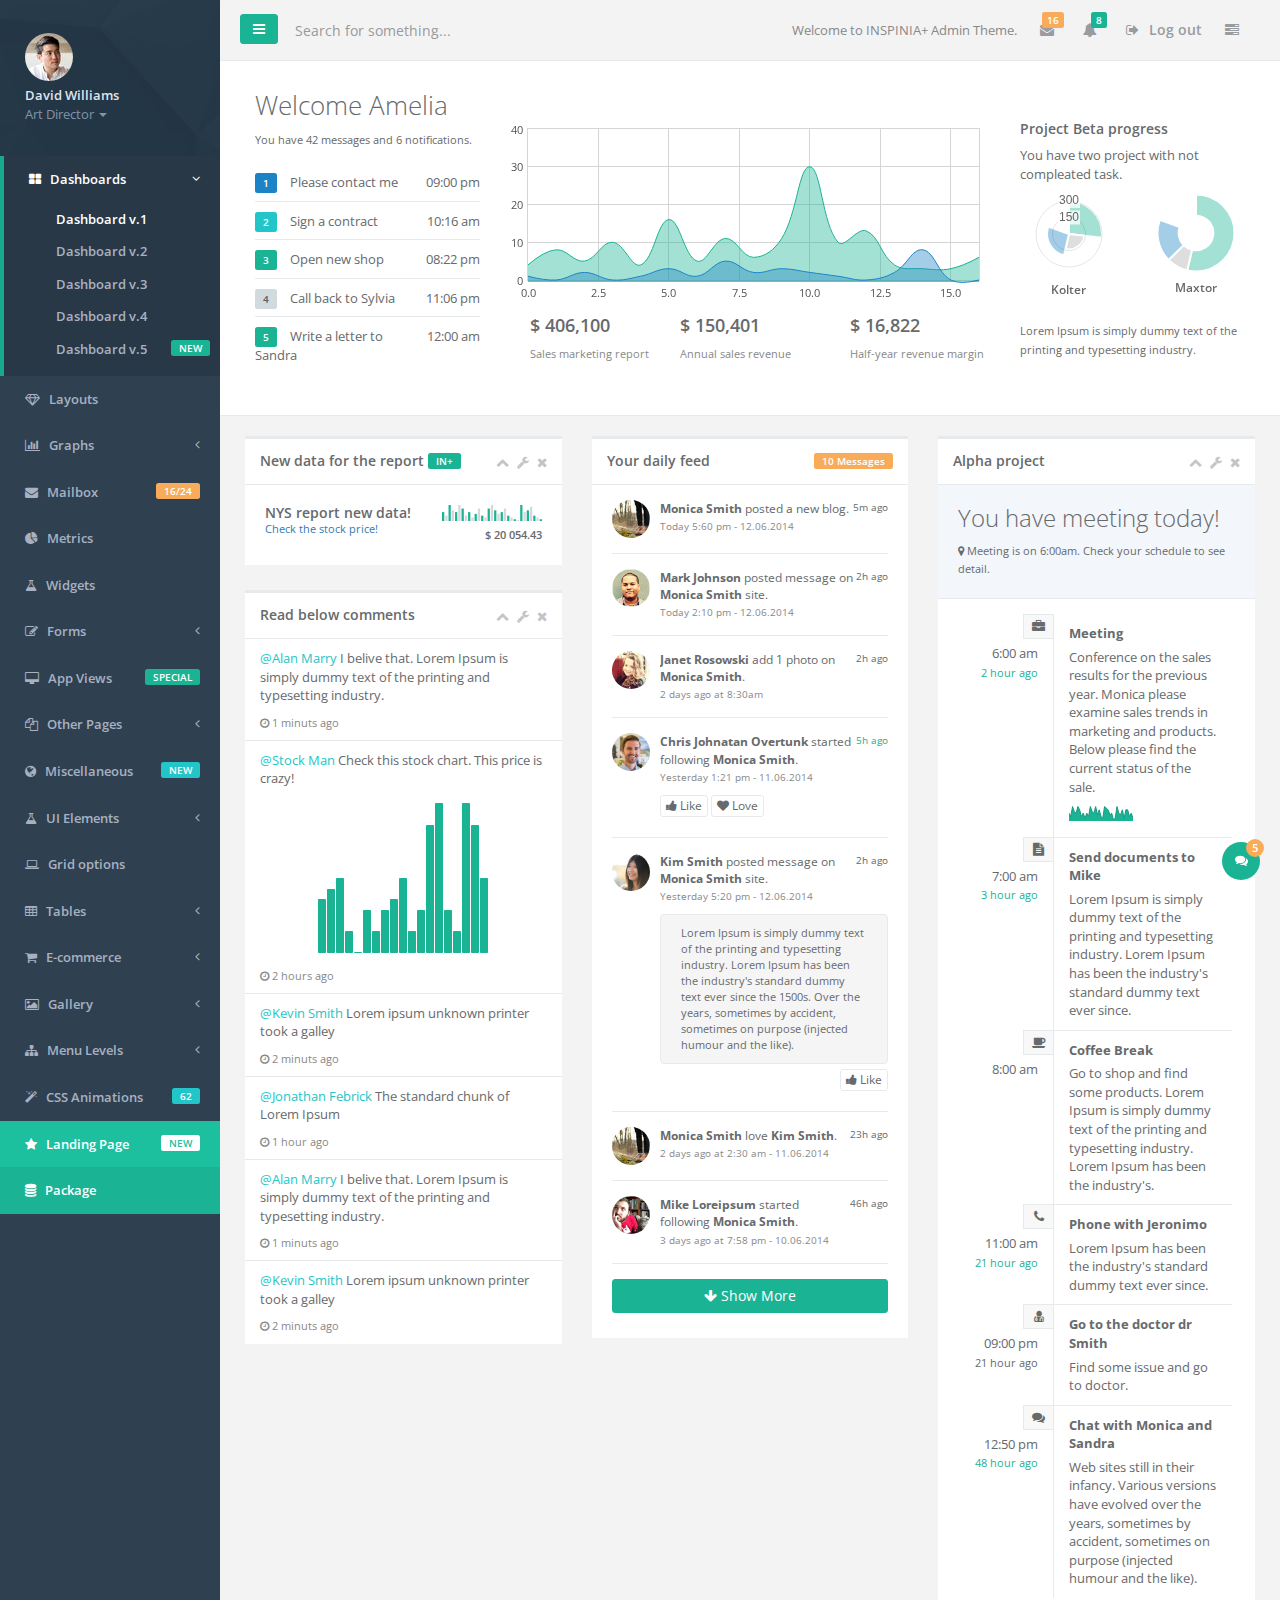
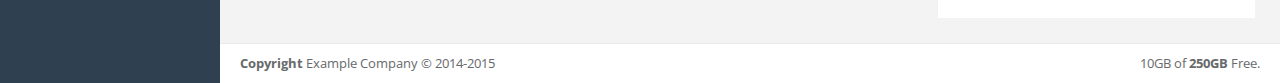
<file: WebRoot/static/inspinia/index.html>
<!DOCTYPE html>
<html>

<head>

    <meta charset="utf-8">
    <meta name="viewport" content="width=device-width, initial-scale=1.0">
    <meta http-equiv="X-UA-Compatible" content="IE=edge">

    <title>INSPINIA | Dashboard</title>

    <link href="css/bootstrap.min.css" rel="stylesheet">
    <link href="font-awesome/css/font-awesome.css" rel="stylesheet">

    <!-- Toastr style -->
    <link href="css/plugins/toastr/toastr.min.css" rel="stylesheet">

    <!-- Gritter -->
    <link href="js/plugins/gritter/jquery.gritter.css" rel="stylesheet">

    <link href="css/animate.css" rel="stylesheet">
    <link href="css/style.css" rel="stylesheet">

</head>

<body>
    <div id="wrapper">
        <nav class="navbar-default navbar-static-side" role="navigation">
            <div class="sidebar-collapse">
                <ul class="nav metismenu" id="side-menu">
                    <li class="nav-header">
                        <div class="dropdown profile-element"> <span>
                            <img alt="image" class="img-circle" src="img/profile_small.jpg" />
                             </span>
                            <a data-toggle="dropdown" class="dropdown-toggle" href="index.html#">
                            <span class="clear"> <span class="block m-t-xs"> <strong class="font-bold">David Williams</strong>
                             </span> <span class="text-muted text-xs block">Art Director <b class="caret"></b></span> </span> </a>
                            <ul class="dropdown-menu animated fadeInRight m-t-xs">
                                <li><a href="profile.html">Profile</a></li>
                                <li><a href="contacts.html">Contacts</a></li>
                                <li><a href="mailbox.html">Mailbox</a></li>
                                <li class="divider"></li>
                                <li><a href="login.html">Logout</a></li>
                            </ul>
                        </div>
                        <div class="logo-element">
                            IN+
                        </div>
                    </li>
                    <li class="active">
                        <a href="index.html"><i class="fa fa-th-large"></i> <span class="nav-label">Dashboards</span> <span class="fa arrow"></span></a>
                        <ul class="nav nav-second-level">
                            <li class="active"><a href="index.html">Dashboard v.1</a></li>
                            <li><a href="dashboard_2.html">Dashboard v.2</a></li>
                            <li><a href="dashboard_3.html">Dashboard v.3</a></li>
                            <li><a href="dashboard_4_1.html">Dashboard v.4</a></li>
                            <li><a href="dashboard_5.html">Dashboard v.5 <span class="label label-primary pull-right">NEW</span></a></li>
                        </ul>
                    </li>
                    <li>
                        <a href="layouts.html"><i class="fa fa-diamond"></i> <span class="nav-label">Layouts</span></a>
                    </li>
                    <li>
                        <a href="index.html#"><i class="fa fa-bar-chart-o"></i> <span class="nav-label">Graphs</span><span class="fa arrow"></span></a>
                        <ul class="nav nav-second-level collapse">
                            <li><a href="graph_flot.html">Flot Charts</a></li>
                            <li><a href="graph_morris.html">Morris.js Charts</a></li>
                            <li><a href="graph_rickshaw.html">Rickshaw Charts</a></li>
                            <li><a href="graph_chartjs.html">Chart.js</a></li>
                            <li><a href="graph_chartist.html">Chartist</a></li>
                            <li><a href="c3.html">c3 charts</a></li>
                            <li><a href="graph_peity.html">Peity Charts</a></li>
                            <li><a href="graph_sparkline.html">Sparkline Charts</a></li>
                        </ul>
                    </li>
                    <li>
                        <a href="mailbox.html"><i class="fa fa-envelope"></i> <span class="nav-label">Mailbox </span><span class="label label-warning pull-right">16/24</span></a>
                        <ul class="nav nav-second-level collapse">
                            <li><a href="mailbox.html">Inbox</a></li>
                            <li><a href="mail_detail.html">Email view</a></li>
                            <li><a href="mail_compose.html">Compose email</a></li>
                            <li><a href="email_template.html">Email templates</a></li>
                        </ul>
                    </li>
                    <li>
                        <a href="metrics.html"><i class="fa fa-pie-chart"></i> <span class="nav-label">Metrics</span>  </a>
                    </li>
                    <li>
                        <a href="widgets.html"><i class="fa fa-flask"></i> <span class="nav-label">Widgets</span></a>
                    </li>
                    <li>
                        <a href="index.html#"><i class="fa fa-edit"></i> <span class="nav-label">Forms</span><span class="fa arrow"></span></a>
                        <ul class="nav nav-second-level collapse">
                            <li><a href="form_basic.html">Basic form</a></li>
                            <li><a href="form_advanced.html">Advanced Plugins</a></li>
                            <li><a href="form_wizard.html">Wizard</a></li>
                            <li><a href="form_file_upload.html">File Upload</a></li>
                            <li><a href="form_editors.html">Text Editor</a></li>
                            <li><a href="form_markdown.html">Markdown</a></li>
                        </ul>
                    </li>
                    <li>
                        <a href="index.html#"><i class="fa fa-desktop"></i> <span class="nav-label">App Views</span>  <span class="pull-right label label-primary">SPECIAL</span></a>
                        <ul class="nav nav-second-level collapse">
                            <li><a href="contacts.html">Contacts</a></li>
                            <li><a href="profile.html">Profile</a></li>
                            <li><a href="profile_2.html">Profile v.2</a></li>
                            <li><a href="contacts_2.html">Contacts v.2</a></li>
                            <li><a href="projects.html">Projects</a></li>
                            <li><a href="project_detail.html">Project detail</a></li>
                            <li><a href="teams_board.html">Teams board</a></li>
                            <li><a href="social_feed.html">Social feed</a></li>
                            <li><a href="clients.html">Clients</a></li>
                            <li><a href="full_height.html">Outlook view</a></li>
                            <li><a href="vote_list.html">Vote list</a></li>
                            <li><a href="file_manager.html">File manager</a></li>
                            <li><a href="calendar.html">Calendar</a></li>
                            <li><a href="issue_tracker.html">Issue tracker</a></li>
                            <li><a href="blog.html">Blog</a></li>
                            <li><a href="article.html">Article</a></li>
                            <li><a href="faq.html">FAQ</a></li>
                            <li><a href="timeline.html">Timeline</a></li>
                            <li><a href="pin_board.html">Pin board</a></li>
                        </ul>
                    </li>
                    <li>
                        <a href="index.html#"><i class="fa fa-files-o"></i> <span class="nav-label">Other Pages</span><span class="fa arrow"></span></a>
                        <ul class="nav nav-second-level collapse">
                            <li><a href="search_results.html">Search results</a></li>
                            <li><a href="lockscreen.html">Lockscreen</a></li>
                            <li><a href="invoice.html">Invoice</a></li>
                            <li><a href="login.html">Login</a></li>
                            <li><a href="login_two_columns.html">Login v.2</a></li>
                            <li><a href="forgot_password.html">Forget password</a></li>
                            <li><a href="register.html">Register</a></li>
                            <li><a href="404.html">404 Page</a></li>
                            <li><a href="500.html">500 Page</a></li>
                            <li><a href="empty_page.html">Empty page</a></li>
                        </ul>
                    </li>
                    <li>
                        <a href="index.html#"><i class="fa fa-globe"></i> <span class="nav-label">Miscellaneous</span><span class="label label-info pull-right">NEW</span></a>
                        <ul class="nav nav-second-level collapse">
                            <li><a href="toastr_notifications.html">Notification</a></li>
                            <li><a href="nestable_list.html">Nestable list</a></li>
                            <li><a href="agile_board.html">Agile board</a></li>
                            <li><a href="timeline_2.html">Timeline v.2</a></li>
                            <li><a href="diff.html">Diff</a></li>
                            <li><a href="i18support.html">i18 support</a></li>
                            <li><a href="sweetalert.html">Sweet alert</a></li>
                            <li><a href="idle_timer.html">Idle timer</a></li>
                            <li><a href="truncate.html">Truncate</a></li>
                            <li><a href="spinners.html">Spinners</a></li>
                            <li><a href="tinycon.html">Live favicon</a></li>
                            <li><a href="google_maps.html">Google maps</a></li>
                            <li><a href="code_editor.html">Code editor</a></li>
                            <li><a href="modal_window.html">Modal window</a></li>
                            <li><a href="clipboard.html">Clipboard</a></li>
                            <li><a href="forum_main.html">Forum view</a></li>
                            <li><a href="validation.html">Validation</a></li>
                            <li><a href="tree_view.html">Tree view</a></li>
                            <li><a href="loading_buttons.html">Loading buttons</a></li>
                            <li><a href="chat_view.html">Chat view</a></li>
                            <li><a href="masonry.html">Masonry</a></li>
                            <li><a href="tour.html">Tour</a></li>
                        </ul>
                    </li>
                    <li>
                        <a href="index.html#"><i class="fa fa-flask"></i> <span class="nav-label">UI Elements</span><span class="fa arrow"></span></a>
                        <ul class="nav nav-second-level collapse">
                            <li><a href="typography.html">Typography</a></li>
                            <li><a href="icons.html">Icons</a></li>
                            <li><a href="draggable_panels.html">Draggable Panels</a></li> <li><a href="resizeable_panels.html">Resizeable Panels</a></li>
                            <li><a href="buttons.html">Buttons</a></li>
                            <li><a href="video.html">Video</a></li>
                            <li><a href="tabs_panels.html">Panels</a></li>
                            <li><a href="tabs.html">Tabs</a></li>
                            <li><a href="notifications.html">Notifications & Tooltips</a></li>
                            <li><a href="badges_labels.html">Badges, Labels, Progress</a></li>
                        </ul>
                    </li>

                    <li>
                        <a href="grid_options.html"><i class="fa fa-laptop"></i> <span class="nav-label">Grid options</span></a>
                    </li>
                    <li>
                        <a href="index.html#"><i class="fa fa-table"></i> <span class="nav-label">Tables</span><span class="fa arrow"></span></a>
                        <ul class="nav nav-second-level collapse">
                            <li><a href="table_basic.html">Static Tables</a></li>
                            <li><a href="table_data_tables.html">Data Tables</a></li>
                            <li><a href="table_foo_table.html">Foo Tables</a></li>
                            <li><a href="jq_grid.html">jqGrid</a></li>
                        </ul>
                    </li>
                    <li>
                        <a href="index.html#"><i class="fa fa-shopping-cart"></i> <span class="nav-label">E-commerce</span><span class="fa arrow"></span></a>
                        <ul class="nav nav-second-level collapse">
                            <li><a href="ecommerce_products_grid.html">Products grid</a></li>
                            <li><a href="ecommerce_product_list.html">Products list</a></li>
                            <li><a href="ecommerce_product.html">Product edit</a></li>
                            <li><a href="ecommerce_product_detail.html">Product detail</a></li>
                            <li><a href="ecommerce-cart.html">Cart</a></li>
                            <li><a href="ecommerce-orders.html">Orders</a></li>
                            <li><a href="ecommerce_payments.html">Credit Card form</a></li>
                        </ul>
                    </li>
                    <li>
                        <a href="index.html#"><i class="fa fa-picture-o"></i> <span class="nav-label">Gallery</span><span class="fa arrow"></span></a>
                        <ul class="nav nav-second-level collapse">
                            <li><a href="basic_gallery.html">Lightbox Gallery</a></li>
                            <li><a href="slick_carousel.html">Slick Carousel</a></li>
                            <li><a href="carousel.html">Bootstrap Carousel</a></li>

                        </ul>
                    </li>
                    <li>
                        <a href="index.html#"><i class="fa fa-sitemap"></i> <span class="nav-label">Menu Levels </span><span class="fa arrow"></span></a>
                        <ul class="nav nav-second-level collapse">
                            <li>
                                <a href="index.html#">Third Level <span class="fa arrow"></span></a>
                                <ul class="nav nav-third-level">
                                    <li>
                                        <a href="index.html#">Third Level Item</a>
                                    </li>
                                    <li>
                                        <a href="index.html#">Third Level Item</a>
                                    </li>
                                    <li>
                                        <a href="index.html#">Third Level Item</a>
                                    </li>

                                </ul>
                            </li>
                            <li><a href="index.html#">Second Level Item</a></li>
                            <li>
                                <a href="index.html#">Second Level Item</a></li>
                            <li>
                                <a href="index.html#">Second Level Item</a></li>
                        </ul>
                    </li>
                    <li>
                        <a href="css_animation.html"><i class="fa fa-magic"></i> <span class="nav-label">CSS Animations </span><span class="label label-info pull-right">62</span></a>
                    </li>
                    <li class="landing_link">
                        <a target="_blank" href="landing.html"><i class="fa fa-star"></i> <span class="nav-label">Landing Page</span> <span class="label label-warning pull-right">NEW</span></a>
                    </li>
                    <li class="special_link">
                        <a href="package.html"><i class="fa fa-database"></i> <span class="nav-label">Package</span></a>
                    </li>
                </ul>

            </div>
        </nav>

        <div id="page-wrapper" class="gray-bg dashbard-1">
        <div class="row border-bottom">
        <nav class="navbar navbar-static-top" role="navigation" style="margin-bottom: 0">
        <div class="navbar-header">
            <a class="navbar-minimalize minimalize-styl-2 btn btn-primary " href="index.html#"><i class="fa fa-bars"></i> </a>
            <form role="search" class="navbar-form-custom" action="search_results.html">
                <div class="form-group">
                    <input type="text" placeholder="Search for something..." class="form-control" name="top-search" id="top-search">
                </div>
            </form>
        </div>
            <ul class="nav navbar-top-links navbar-right">
                <li>
                    <span class="m-r-sm text-muted welcome-message">Welcome to INSPINIA+ Admin Theme.</span>
                </li>
                <li class="dropdown">
                    <a class="dropdown-toggle count-info" data-toggle="dropdown" href="index.html#">
                        <i class="fa fa-envelope"></i>  <span class="label label-warning">16</span>
                    </a>
                    <ul class="dropdown-menu dropdown-messages">
                        <li>
                            <div class="dropdown-messages-box">
                                <a href="profile.html" class="pull-left">
                                    <img alt="image" class="img-circle" src="img/a7.jpg">
                                </a>
                                <div class="media-body">
                                    <small class="pull-right">46h ago</small>
                                    <strong>Mike Loreipsum</strong> started following <strong>Monica Smith</strong>. <br>
                                    <small class="text-muted">3 days ago at 7:58 pm - 10.06.2014</small>
                                </div>
                            </div>
                        </li>
                        <li class="divider"></li>
                        <li>
                            <div class="dropdown-messages-box">
                                <a href="profile.html" class="pull-left">
                                    <img alt="image" class="img-circle" src="img/a4.jpg">
                                </a>
                                <div class="media-body ">
                                    <small class="pull-right text-navy">5h ago</small>
                                    <strong>Chris Johnatan Overtunk</strong> started following <strong>Monica Smith</strong>. <br>
                                    <small class="text-muted">Yesterday 1:21 pm - 11.06.2014</small>
                                </div>
                            </div>
                        </li>
                        <li class="divider"></li>
                        <li>
                            <div class="dropdown-messages-box">
                                <a href="profile.html" class="pull-left">
                                    <img alt="image" class="img-circle" src="img/profile.jpg">
                                </a>
                                <div class="media-body ">
                                    <small class="pull-right">23h ago</small>
                                    <strong>Monica Smith</strong> love <strong>Kim Smith</strong>. <br>
                                    <small class="text-muted">2 days ago at 2:30 am - 11.06.2014</small>
                                </div>
                            </div>
                        </li>
                        <li class="divider"></li>
                        <li>
                            <div class="text-center link-block">
                                <a href="mailbox.html">
                                    <i class="fa fa-envelope"></i> <strong>Read All Messages</strong>
                                </a>
                            </div>
                        </li>
                    </ul>
                </li>
                <li class="dropdown">
                    <a class="dropdown-toggle count-info" data-toggle="dropdown" href="index.html#">
                        <i class="fa fa-bell"></i>  <span class="label label-primary">8</span>
                    </a>
                    <ul class="dropdown-menu dropdown-alerts">
                        <li>
                            <a href="mailbox.html">
                                <div>
                                    <i class="fa fa-envelope fa-fw"></i> You have 16 messages
                                    <span class="pull-right text-muted small">4 minutes ago</span>
                                </div>
                            </a>
                        </li>
                        <li class="divider"></li>
                        <li>
                            <a href="profile.html">
                                <div>
                                    <i class="fa fa-twitter fa-fw"></i> 3 New Followers
                                    <span class="pull-right text-muted small">12 minutes ago</span>
                                </div>
                            </a>
                        </li>
                        <li class="divider"></li>
                        <li>
                            <a href="grid_options.html">
                                <div>
                                    <i class="fa fa-upload fa-fw"></i> Server Rebooted
                                    <span class="pull-right text-muted small">4 minutes ago</span>
                                </div>
                            </a>
                        </li>
                        <li class="divider"></li>
                        <li>
                            <div class="text-center link-block">
                                <a href="notifications.html">
                                    <strong>See All Alerts</strong>
                                    <i class="fa fa-angle-right"></i>
                                </a>
                            </div>
                        </li>
                    </ul>
                </li>


                <li>
                    <a href="login.html">
                        <i class="fa fa-sign-out"></i> Log out
                    </a>
                </li>
                <li>
                    <a class="right-sidebar-toggle">
                        <i class="fa fa-tasks"></i>
                    </a>
                </li>
            </ul>

        </nav>
        </div>
                <div class="row  border-bottom white-bg dashboard-header">

                    <div class="col-sm-3">
                        <h2>Welcome Amelia</h2>
                        <small>You have 42 messages and 6 notifications.</small>
                        <ul class="list-group clear-list m-t">
                            <li class="list-group-item fist-item">
                                <span class="pull-right">
                                    09:00 pm
                                </span>
                                <span class="label label-success">1</span> Please contact me
                            </li>
                            <li class="list-group-item">
                                <span class="pull-right">
                                    10:16 am
                                </span>
                                <span class="label label-info">2</span> Sign a contract
                            </li>
                            <li class="list-group-item">
                                <span class="pull-right">
                                    08:22 pm
                                </span>
                                <span class="label label-primary">3</span> Open new shop
                            </li>
                            <li class="list-group-item">
                                <span class="pull-right">
                                    11:06 pm
                                </span>
                                <span class="label label-default">4</span> Call back to Sylvia
                            </li>
                            <li class="list-group-item">
                                <span class="pull-right">
                                    12:00 am
                                </span>
                                <span class="label label-primary">5</span> Write a letter to Sandra
                            </li>
                        </ul>
                    </div>
                    <div class="col-sm-6">
                        <div class="flot-chart dashboard-chart">
                            <div class="flot-chart-content" id="flot-dashboard-chart"></div>
                        </div>
                        <div class="row text-left">
                            <div class="col-xs-4">
                                <div class=" m-l-md">
                                <span class="h4 font-bold m-t block">$ 406,100</span>
                                <small class="text-muted m-b block">Sales marketing report</small>
                                </div>
                            </div>
                            <div class="col-xs-4">
                                <span class="h4 font-bold m-t block">$ 150,401</span>
                                <small class="text-muted m-b block">Annual sales revenue</small>
                            </div>
                            <div class="col-xs-4">
                                <span class="h4 font-bold m-t block">$ 16,822</span>
                                <small class="text-muted m-b block">Half-year revenue margin</small>
                            </div>

                        </div>
                    </div>
                    <div class="col-sm-3">
                        <div class="statistic-box">
                        <h4>
                            Project Beta progress
                        </h4>
                        <p>
                            You have two project with not compleated task.
                        </p>
                            <div class="row text-center">
                                <div class="col-lg-6">
                                    <canvas id="polarChart" width="80" height="80"></canvas>
                                    <h5 >Kolter</h5>
                                </div>
                                <div class="col-lg-6">
                                    <canvas id="doughnutChart" width="78" height="78"></canvas>
                                    <h5 >Maxtor</h5>
                                </div>
                            </div>
                            <div class="m-t">
                                <small>Lorem Ipsum is simply dummy text of the printing and typesetting industry.</small>
                            </div>

                        </div>
                    </div>

            </div>
        <div class="row">
            <div class="col-lg-12">
                <div class="wrapper wrapper-content">
                        <div class="row">
                        <div class="col-lg-4">
                            <div class="ibox float-e-margins">
                                <div class="ibox-title">
                                    <h5>New data for the report</h5> <span class="label label-primary">IN+</span>
                                    <div class="ibox-tools">
                                        <a class="collapse-link">
                                            <i class="fa fa-chevron-up"></i>
                                        </a>
                                        <a class="dropdown-toggle" data-toggle="dropdown" href="index.html#">
                                            <i class="fa fa-wrench"></i>
                                        </a>
                                        <ul class="dropdown-menu dropdown-user">
                                            <li><a href="index.html#">Config option 1</a>
                                            </li>
                                            <li><a href="index.html#">Config option 2</a>
                                            </li>
                                        </ul>
                                        <a class="close-link">
                                            <i class="fa fa-times"></i>
                                        </a>
                                    </div>
                                </div>
                                <div class="ibox-content">
                                    <div>

                                        <div class="pull-right text-right">

                                            <span class="bar_dashboard">5,3,9,6,5,9,7,3,5,2,4,7,3,2,7,9,6,4,5,7,3,2,1,0,9,5,6,8,3,2,1</span>
                                            <br/>
                                            <small class="font-bold">$ 20 054.43</small>
                                        </div>
                                        <h4>NYS report new data!
                                            <br/>
                                            <small class="m-r"><a href="graph_flot.html"> Check the stock price! </a> </small>
                                        </h4>
                                        </div>
                                    </div>
                                </div>
                            <div class="ibox float-e-margins">
                                <div class="ibox-title">
                                    <h5>Read below comments</h5>
                                    <div class="ibox-tools">
                                        <a class="collapse-link">
                                            <i class="fa fa-chevron-up"></i>
                                        </a>
                                        <a class="dropdown-toggle" data-toggle="dropdown" href="index.html#">
                                            <i class="fa fa-wrench"></i>
                                        </a>
                                        <ul class="dropdown-menu dropdown-user">
                                            <li><a href="index.html#">Config option 1</a>
                                            </li>
                                            <li><a href="index.html#">Config option 2</a>
                                            </li>
                                        </ul>
                                        <a class="close-link">
                                            <i class="fa fa-times"></i>
                                        </a>
                                    </div>
                                </div>
                                <div class="ibox-content no-padding">
                                    <ul class="list-group">
                                        <li class="list-group-item">
                                            <p><a class="text-info" href="index.html#">@Alan Marry</a> I belive that. Lorem Ipsum is simply dummy text of the printing and typesetting industry.</p>
                                            <small class="block text-muted"><i class="fa fa-clock-o"></i> 1 minuts ago</small>
                                        </li>
                                        <li class="list-group-item">
                                            <p><a class="text-info" href="index.html#">@Stock Man</a> Check this stock chart. This price is crazy! </p>
                                            <div class="text-center m">
                                                <span id="sparkline8"></span>
                                            </div>
                                            <small class="block text-muted"><i class="fa fa-clock-o"></i> 2 hours ago</small>
                                        </li>
                                        <li class="list-group-item">
                                            <p><a class="text-info" href="index.html#">@Kevin Smith</a> Lorem ipsum unknown printer took a galley </p>
                                            <small class="block text-muted"><i class="fa fa-clock-o"></i> 2 minuts ago</small>
                                        </li>
                                        <li class="list-group-item ">
                                            <p><a class="text-info" href="index.html#">@Jonathan Febrick</a> The standard chunk of Lorem Ipsum</p>
                                            <small class="block text-muted"><i class="fa fa-clock-o"></i> 1 hour ago</small>
                                        </li>
                                        <li class="list-group-item">
                                            <p><a class="text-info" href="index.html#">@Alan Marry</a> I belive that. Lorem Ipsum is simply dummy text of the printing and typesetting industry.</p>
                                            <small class="block text-muted"><i class="fa fa-clock-o"></i> 1 minuts ago</small>
                                        </li>
                                        <li class="list-group-item">
                                            <p><a class="text-info" href="index.html#">@Kevin Smith</a> Lorem ipsum unknown printer took a galley </p>
                                            <small class="block text-muted"><i class="fa fa-clock-o"></i> 2 minuts ago</small>
                                        </li>
                                    </ul>
                                </div>
                            </div>
                        </div>
                            <div class="col-lg-4">
                                <div class="ibox float-e-margins">
                                    <div class="ibox-title">
                                        <h5>Your daily feed</h5>
                                        <div class="ibox-tools">
                                            <span class="label label-warning-light pull-right">10 Messages</span>
                                           </div>
                                    </div>
                                    <div class="ibox-content">

                                        <div>
                                            <div class="feed-activity-list">

                                                <div class="feed-element">
                                                    <a href="profile.html" class="pull-left">
                                                        <img alt="image" class="img-circle" src="img/profile.jpg">
                                                    </a>
                                                    <div class="media-body ">
                                                        <small class="pull-right">5m ago</small>
                                                        <strong>Monica Smith</strong> posted a new blog. <br>
                                                        <small class="text-muted">Today 5:60 pm - 12.06.2014</small>

                                                    </div>
                                                </div>

                                                <div class="feed-element">
                                                    <a href="profile.html" class="pull-left">
                                                        <img alt="image" class="img-circle" src="img/a2.jpg">
                                                    </a>
                                                    <div class="media-body ">
                                                        <small class="pull-right">2h ago</small>
                                                        <strong>Mark Johnson</strong> posted message on <strong>Monica Smith</strong> site. <br>
                                                        <small class="text-muted">Today 2:10 pm - 12.06.2014</small>
                                                    </div>
                                                </div>
                                                <div class="feed-element">
                                                    <a href="profile.html" class="pull-left">
                                                        <img alt="image" class="img-circle" src="img/a3.jpg">
                                                    </a>
                                                    <div class="media-body ">
                                                        <small class="pull-right">2h ago</small>
                                                        <strong>Janet Rosowski</strong> add 1 photo on <strong>Monica Smith</strong>. <br>
                                                        <small class="text-muted">2 days ago at 8:30am</small>
                                                    </div>
                                                </div>
                                                <div class="feed-element">
                                                    <a href="profile.html" class="pull-left">
                                                        <img alt="image" class="img-circle" src="img/a4.jpg">
                                                    </a>
                                                    <div class="media-body ">
                                                        <small class="pull-right text-navy">5h ago</small>
                                                        <strong>Chris Johnatan Overtunk</strong> started following <strong>Monica Smith</strong>. <br>
                                                        <small class="text-muted">Yesterday 1:21 pm - 11.06.2014</small>
                                                        <div class="actions">
                                                            <a class="btn btn-xs btn-white"><i class="fa fa-thumbs-up"></i> Like </a>
                                                            <a class="btn btn-xs btn-white"><i class="fa fa-heart"></i> Love</a>
                                                        </div>
                                                    </div>
                                                </div>
                                                <div class="feed-element">
                                                    <a href="profile.html" class="pull-left">
                                                        <img alt="image" class="img-circle" src="img/a5.jpg">
                                                    </a>
                                                    <div class="media-body ">
                                                        <small class="pull-right">2h ago</small>
                                                        <strong>Kim Smith</strong> posted message on <strong>Monica Smith</strong> site. <br>
                                                        <small class="text-muted">Yesterday 5:20 pm - 12.06.2014</small>
                                                        <div class="well">
                                                            Lorem Ipsum is simply dummy text of the printing and typesetting industry. Lorem Ipsum has been the industry's standard dummy text ever since the 1500s.
                                                            Over the years, sometimes by accident, sometimes on purpose (injected humour and the like).
                                                        </div>
                                                        <div class="pull-right">
                                                            <a class="btn btn-xs btn-white"><i class="fa fa-thumbs-up"></i> Like </a>
                                                        </div>
                                                    </div>
                                                </div>
                                                <div class="feed-element">
                                                    <a href="profile.html" class="pull-left">
                                                        <img alt="image" class="img-circle" src="img/profile.jpg">
                                                    </a>
                                                    <div class="media-body ">
                                                        <small class="pull-right">23h ago</small>
                                                        <strong>Monica Smith</strong> love <strong>Kim Smith</strong>. <br>
                                                        <small class="text-muted">2 days ago at 2:30 am - 11.06.2014</small>
                                                    </div>
                                                </div>
                                                <div class="feed-element">
                                                    <a href="profile.html" class="pull-left">
                                                        <img alt="image" class="img-circle" src="img/a7.jpg">
                                                    </a>
                                                    <div class="media-body ">
                                                        <small class="pull-right">46h ago</small>
                                                        <strong>Mike Loreipsum</strong> started following <strong>Monica Smith</strong>. <br>
                                                        <small class="text-muted">3 days ago at 7:58 pm - 10.06.2014</small>
                                                    </div>
                                                </div>
                                            </div>

                                            <button class="btn btn-primary btn-block m-t"><i class="fa fa-arrow-down"></i> Show More</button>

                                        </div>

                                    </div>
                                </div>

                            </div>
                        <div class="col-lg-4">
                            <div class="ibox float-e-margins">
                                <div class="ibox-title">
                                    <h5>Alpha project</h5>
                                    <div class="ibox-tools">
                                        <a class="collapse-link">
                                            <i class="fa fa-chevron-up"></i>
                                        </a>
                                        <a class="dropdown-toggle" data-toggle="dropdown" href="index.html#">
                                            <i class="fa fa-wrench"></i>
                                        </a>
                                        <ul class="dropdown-menu dropdown-user">
                                            <li><a href="index.html#">Config option 1</a>
                                            </li>
                                            <li><a href="index.html#">Config option 2</a>
                                            </li>
                                        </ul>
                                        <a class="close-link">
                                            <i class="fa fa-times"></i>
                                        </a>
                                    </div>
                                </div>
                                <div class="ibox-content ibox-heading">
                                    <h3>You have meeting today!</h3>
                                    <small><i class="fa fa-map-marker"></i> Meeting is on 6:00am. Check your schedule to see detail.</small>
                                </div>
                                <div class="ibox-content inspinia-timeline">

                                    <div class="timeline-item">
                                        <div class="row">
                                            <div class="col-xs-3 date">
                                                <i class="fa fa-briefcase"></i>
                                                6:00 am
                                                <br/>
                                                <small class="text-navy">2 hour ago</small>
                                            </div>
                                            <div class="col-xs-7 content no-top-border">
                                                <p class="m-b-xs"><strong>Meeting</strong></p>

                                                <p>Conference on the sales results for the previous year. Monica please examine sales trends in marketing and products. Below please find the current status of the
                                                    sale.</p>

                                                <p><span data-diameter="40" class="updating-chart">5,3,9,6,5,9,7,3,5,2,5,3,9,6,5,9,4,7,3,2,9,8,7,4,5,1,2,9,5,4,7,2,7,7,3,5,2</span></p>
                                            </div>
                                        </div>
                                    </div>
                                    <div class="timeline-item">
                                        <div class="row">
                                            <div class="col-xs-3 date">
                                                <i class="fa fa-file-text"></i>
                                                7:00 am
                                                <br/>
                                                <small class="text-navy">3 hour ago</small>
                                            </div>
                                            <div class="col-xs-7 content">
                                                <p class="m-b-xs"><strong>Send documents to Mike</strong></p>
                                                <p>Lorem Ipsum is simply dummy text of the printing and typesetting industry. Lorem Ipsum has been the industry's standard dummy text ever since.</p>
                                            </div>
                                        </div>
                                    </div>
                                    <div class="timeline-item">
                                        <div class="row">
                                            <div class="col-xs-3 date">
                                                <i class="fa fa-coffee"></i>
                                                8:00 am
                                                <br/>
                                            </div>
                                            <div class="col-xs-7 content">
                                                <p class="m-b-xs"><strong>Coffee Break</strong></p>
                                                <p>
                                                    Go to shop and find some products.
                                                    Lorem Ipsum is simply dummy text of the printing and typesetting industry. Lorem Ipsum has been the industry's.
                                                </p>
                                            </div>
                                        </div>
                                    </div>
                                    <div class="timeline-item">
                                        <div class="row">
                                            <div class="col-xs-3 date">
                                                <i class="fa fa-phone"></i>
                                                11:00 am
                                                <br/>
                                                <small class="text-navy">21 hour ago</small>
                                            </div>
                                            <div class="col-xs-7 content">
                                                <p class="m-b-xs"><strong>Phone with Jeronimo</strong></p>
                                                <p>
                                                    Lorem Ipsum has been the industry's standard dummy text ever since.
                                                </p>
                                            </div>
                                        </div>
                                    </div>
                                    <div class="timeline-item">
                                        <div class="row">
                                            <div class="col-xs-3 date">
                                                <i class="fa fa-user-md"></i>
                                                09:00 pm
                                                <br/>
                                                <small>21 hour ago</small>
                                            </div>
                                            <div class="col-xs-7 content">
                                                <p class="m-b-xs"><strong>Go to the doctor dr Smith</strong></p>
                                                <p>
                                                    Find some issue and go to doctor.
                                                </p>
                                            </div>
                                        </div>
                                    </div>
                                    <div class="timeline-item">
                                        <div class="row">
                                            <div class="col-xs-3 date">
                                                <i class="fa fa-comments"></i>
                                                12:50 pm
                                                <br/>
                                                <small class="text-navy">48 hour ago</small>
                                            </div>
                                            <div class="col-xs-7 content">
                                                <p class="m-b-xs"><strong>Chat with Monica and Sandra</strong></p>
                                                <p>
                                                    Web sites still in their infancy. Various versions have evolved over the years, sometimes by accident, sometimes on purpose (injected humour and the like).
                                                </p>
                                            </div>
                                        </div>
                                    </div>

                                </div>
                            </div>
                        </div>

                        </div>
                </div>
                <div class="footer">
                    <div class="pull-right">
                        10GB of <strong>250GB</strong> Free.
                    </div>
                    <div>
                        <strong>Copyright</strong> Example Company &copy; 2014-2015
                    </div>
                </div>
            </div>
        </div>

        </div>
        <div class="small-chat-box fadeInRight animated">

            <div class="heading" draggable="true">
                <small class="chat-date pull-right">
                    02.19.2015
                </small>
                Small chat
            </div>

            <div class="content">

                <div class="left">
                    <div class="author-name">
                        Monica Jackson <small class="chat-date">
                        10:02 am
                    </small>
                    </div>
                    <div class="chat-message active">
                        Lorem Ipsum is simply dummy text input.
                    </div>

                </div>
                <div class="right">
                    <div class="author-name">
                        Mick Smith
                        <small class="chat-date">
                            11:24 am
                        </small>
                    </div>
                    <div class="chat-message">
                        Lorem Ipsum is simpl.
                    </div>
                </div>
                <div class="left">
                    <div class="author-name">
                        Alice Novak
                        <small class="chat-date">
                            08:45 pm
                        </small>
                    </div>
                    <div class="chat-message active">
                        Check this stock char.
                    </div>
                </div>
                <div class="right">
                    <div class="author-name">
                        Anna Lamson
                        <small class="chat-date">
                            11:24 am
                        </small>
                    </div>
                    <div class="chat-message">
                        The standard chunk of Lorem Ipsum
                    </div>
                </div>
                <div class="left">
                    <div class="author-name">
                        Mick Lane
                        <small class="chat-date">
                            08:45 pm
                        </small>
                    </div>
                    <div class="chat-message active">
                        I belive that. Lorem Ipsum is simply dummy text.
                    </div>
                </div>


            </div>
            <div class="form-chat">
                <div class="input-group input-group-sm"><input type="text" class="form-control"> <span class="input-group-btn"> <button
                        class="btn btn-primary" type="button">Send
                </button> </span></div>
            </div>

        </div>
        <div id="small-chat">

            <span class="badge badge-warning pull-right">5</span>
            <a class="open-small-chat">
                <i class="fa fa-comments"></i>

            </a>
        </div>
        <div id="right-sidebar">
            <div class="sidebar-container">

                <ul class="nav nav-tabs navs-3">

                    <li class="active"><a data-toggle="tab" href="index.html#tab-1">
                        Notes
                    </a></li>
                    <li><a data-toggle="tab" href="index.html#tab-2">
                        Projects
                    </a></li>
                    <li class=""><a data-toggle="tab" href="index.html#tab-3">
                        <i class="fa fa-gear"></i>
                    </a></li>
                </ul>

                <div class="tab-content">


                    <div id="tab-1" class="tab-pane active">

                        <div class="sidebar-title">
                            <h3> <i class="fa fa-comments-o"></i> Latest Notes</h3>
                            <small><i class="fa fa-tim"></i> You have 10 new message.</small>
                        </div>

                        <div>

                            <div class="sidebar-message">
                                <a href="index.html#">
                                    <div class="pull-left text-center">
                                        <img alt="image" class="img-circle message-avatar" src="img/a1.jpg">

                                        <div class="m-t-xs">
                                            <i class="fa fa-star text-warning"></i>
                                            <i class="fa fa-star text-warning"></i>
                                        </div>
                                    </div>
                                    <div class="media-body">

                                        There are many variations of passages of Lorem Ipsum available.
                                        <br>
                                        <small class="text-muted">Today 4:21 pm</small>
                                    </div>
                                </a>
                            </div>
                            <div class="sidebar-message">
                                <a href="index.html#">
                                    <div class="pull-left text-center">
                                        <img alt="image" class="img-circle message-avatar" src="img/a2.jpg">
                                    </div>
                                    <div class="media-body">
                                        The point of using Lorem Ipsum is that it has a more-or-less normal.
                                        <br>
                                        <small class="text-muted">Yesterday 2:45 pm</small>
                                    </div>
                                </a>
                            </div>
                            <div class="sidebar-message">
                                <a href="index.html#">
                                    <div class="pull-left text-center">
                                        <img alt="image" class="img-circle message-avatar" src="img/a3.jpg">

                                        <div class="m-t-xs">
                                            <i class="fa fa-star text-warning"></i>
                                            <i class="fa fa-star text-warning"></i>
                                            <i class="fa fa-star text-warning"></i>
                                        </div>
                                    </div>
                                    <div class="media-body">
                                        Mevolved over the years, sometimes by accident, sometimes on purpose (injected humour and the like).
                                        <br>
                                        <small class="text-muted">Yesterday 1:10 pm</small>
                                    </div>
                                </a>
                            </div>
                            <div class="sidebar-message">
                                <a href="index.html#">
                                    <div class="pull-left text-center">
                                        <img alt="image" class="img-circle message-avatar" src="img/a4.jpg">
                                    </div>

                                    <div class="media-body">
                                        Lorem Ipsum, you need to be sure there isn't anything embarrassing hidden in the
                                        <br>
                                        <small class="text-muted">Monday 8:37 pm</small>
                                    </div>
                                </a>
                            </div>
                            <div class="sidebar-message">
                                <a href="index.html#">
                                    <div class="pull-left text-center">
                                        <img alt="image" class="img-circle message-avatar" src="img/a8.jpg">
                                    </div>
                                    <div class="media-body">

                                        All the Lorem Ipsum generators on the Internet tend to repeat.
                                        <br>
                                        <small class="text-muted">Today 4:21 pm</small>
                                    </div>
                                </a>
                            </div>
                            <div class="sidebar-message">
                                <a href="index.html#">
                                    <div class="pull-left text-center">
                                        <img alt="image" class="img-circle message-avatar" src="img/a7.jpg">
                                    </div>
                                    <div class="media-body">
                                        Renaissance. The first line of Lorem Ipsum, "Lorem ipsum dolor sit amet..", comes from a line in section 1.10.32.
                                        <br>
                                        <small class="text-muted">Yesterday 2:45 pm</small>
                                    </div>
                                </a>
                            </div>
                            <div class="sidebar-message">
                                <a href="index.html#">
                                    <div class="pull-left text-center">
                                        <img alt="image" class="img-circle message-avatar" src="img/a3.jpg">

                                        <div class="m-t-xs">
                                            <i class="fa fa-star text-warning"></i>
                                            <i class="fa fa-star text-warning"></i>
                                            <i class="fa fa-star text-warning"></i>
                                        </div>
                                    </div>
                                    <div class="media-body">
                                        The standard chunk of Lorem Ipsum used since the 1500s is reproduced below.
                                        <br>
                                        <small class="text-muted">Yesterday 1:10 pm</small>
                                    </div>
                                </a>
                            </div>
                            <div class="sidebar-message">
                                <a href="index.html#">
                                    <div class="pull-left text-center">
                                        <img alt="image" class="img-circle message-avatar" src="img/a4.jpg">
                                    </div>
                                    <div class="media-body">
                                        Uncover many web sites still in their infancy. Various versions have.
                                        <br>
                                        <small class="text-muted">Monday 8:37 pm</small>
                                    </div>
                                </a>
                            </div>
                        </div>

                    </div>

                    <div id="tab-2" class="tab-pane">

                        <div class="sidebar-title">
                            <h3> <i class="fa fa-cube"></i> Latest projects</h3>
                            <small><i class="fa fa-tim"></i> You have 14 projects. 10 not completed.</small>
                        </div>

                        <ul class="sidebar-list">
                            <li>
                                <a href="index.html#">
                                    <div class="small pull-right m-t-xs">9 hours ago</div>
                                    <h4>Business valuation</h4>
                                    It is a long established fact that a reader will be distracted.

                                    <div class="small">Completion with: 22%</div>
                                    <div class="progress progress-mini">
                                        <div style="width: 22%;" class="progress-bar progress-bar-warning"></div>
                                    </div>
                                    <div class="small text-muted m-t-xs">Project end: 4:00 pm - 12.06.2014</div>
                                </a>
                            </li>
                            <li>
                                <a href="index.html#">
                                    <div class="small pull-right m-t-xs">9 hours ago</div>
                                    <h4>Contract with Company </h4>
                                    Many desktop publishing packages and web page editors.

                                    <div class="small">Completion with: 48%</div>
                                    <div class="progress progress-mini">
                                        <div style="width: 48%;" class="progress-bar"></div>
                                    </div>
                                </a>
                            </li>
                            <li>
                                <a href="index.html#">
                                    <div class="small pull-right m-t-xs">9 hours ago</div>
                                    <h4>Meeting</h4>
                                    By the readable content of a page when looking at its layout.

                                    <div class="small">Completion with: 14%</div>
                                    <div class="progress progress-mini">
                                        <div style="width: 14%;" class="progress-bar progress-bar-info"></div>
                                    </div>
                                </a>
                            </li>
                            <li>
                                <a href="index.html#">
                                    <span class="label label-primary pull-right">NEW</span>
                                    <h4>The generated</h4>
                                    <!--<div class="small pull-right m-t-xs">9 hours ago</div>-->
                                    There are many variations of passages of Lorem Ipsum available.
                                    <div class="small">Completion with: 22%</div>
                                    <div class="small text-muted m-t-xs">Project end: 4:00 pm - 12.06.2014</div>
                                </a>
                            </li>
                            <li>
                                <a href="index.html#">
                                    <div class="small pull-right m-t-xs">9 hours ago</div>
                                    <h4>Business valuation</h4>
                                    It is a long established fact that a reader will be distracted.

                                    <div class="small">Completion with: 22%</div>
                                    <div class="progress progress-mini">
                                        <div style="width: 22%;" class="progress-bar progress-bar-warning"></div>
                                    </div>
                                    <div class="small text-muted m-t-xs">Project end: 4:00 pm - 12.06.2014</div>
                                </a>
                            </li>
                            <li>
                                <a href="index.html#">
                                    <div class="small pull-right m-t-xs">9 hours ago</div>
                                    <h4>Contract with Company </h4>
                                    Many desktop publishing packages and web page editors.

                                    <div class="small">Completion with: 48%</div>
                                    <div class="progress progress-mini">
                                        <div style="width: 48%;" class="progress-bar"></div>
                                    </div>
                                </a>
                            </li>
                            <li>
                                <a href="index.html#">
                                    <div class="small pull-right m-t-xs">9 hours ago</div>
                                    <h4>Meeting</h4>
                                    By the readable content of a page when looking at its layout.

                                    <div class="small">Completion with: 14%</div>
                                    <div class="progress progress-mini">
                                        <div style="width: 14%;" class="progress-bar progress-bar-info"></div>
                                    </div>
                                </a>
                            </li>
                            <li>
                                <a href="index.html#">
                                    <span class="label label-primary pull-right">NEW</span>
                                    <h4>The generated</h4>
                                    <!--<div class="small pull-right m-t-xs">9 hours ago</div>-->
                                    There are many variations of passages of Lorem Ipsum available.
                                    <div class="small">Completion with: 22%</div>
                                    <div class="small text-muted m-t-xs">Project end: 4:00 pm - 12.06.2014</div>
                                </a>
                            </li>

                        </ul>

                    </div>

                    <div id="tab-3" class="tab-pane">

                        <div class="sidebar-title">
                            <h3><i class="fa fa-gears"></i> Settings</h3>
                            <small><i class="fa fa-tim"></i> You have 14 projects. 10 not completed.</small>
                        </div>

                        <div class="setings-item">
                    <span>
                        Show notifications
                    </span>
                            <div class="switch">
                                <div class="onoffswitch">
                                    <input type="checkbox" name="collapsemenu" class="onoffswitch-checkbox" id="example">
                                    <label class="onoffswitch-label" for="example">
                                        <span class="onoffswitch-inner"></span>
                                        <span class="onoffswitch-switch"></span>
                                    </label>
                                </div>
                            </div>
                        </div>
                        <div class="setings-item">
                    <span>
                        Disable Chat
                    </span>
                            <div class="switch">
                                <div class="onoffswitch">
                                    <input type="checkbox" name="collapsemenu" checked class="onoffswitch-checkbox" id="example2">
                                    <label class="onoffswitch-label" for="example2">
                                        <span class="onoffswitch-inner"></span>
                                        <span class="onoffswitch-switch"></span>
                                    </label>
                                </div>
                            </div>
                        </div>
                        <div class="setings-item">
                    <span>
                        Enable history
                    </span>
                            <div class="switch">
                                <div class="onoffswitch">
                                    <input type="checkbox" name="collapsemenu" class="onoffswitch-checkbox" id="example3">
                                    <label class="onoffswitch-label" for="example3">
                                        <span class="onoffswitch-inner"></span>
                                        <span class="onoffswitch-switch"></span>
                                    </label>
                                </div>
                            </div>
                        </div>
                        <div class="setings-item">
                    <span>
                        Show charts
                    </span>
                            <div class="switch">
                                <div class="onoffswitch">
                                    <input type="checkbox" name="collapsemenu" class="onoffswitch-checkbox" id="example4">
                                    <label class="onoffswitch-label" for="example4">
                                        <span class="onoffswitch-inner"></span>
                                        <span class="onoffswitch-switch"></span>
                                    </label>
                                </div>
                            </div>
                        </div>
                        <div class="setings-item">
                    <span>
                        Offline users
                    </span>
                            <div class="switch">
                                <div class="onoffswitch">
                                    <input type="checkbox" checked name="collapsemenu" class="onoffswitch-checkbox" id="example5">
                                    <label class="onoffswitch-label" for="example5">
                                        <span class="onoffswitch-inner"></span>
                                        <span class="onoffswitch-switch"></span>
                                    </label>
                                </div>
                            </div>
                        </div>
                        <div class="setings-item">
                    <span>
                        Global search
                    </span>
                            <div class="switch">
                                <div class="onoffswitch">
                                    <input type="checkbox" checked name="collapsemenu" class="onoffswitch-checkbox" id="example6">
                                    <label class="onoffswitch-label" for="example6">
                                        <span class="onoffswitch-inner"></span>
                                        <span class="onoffswitch-switch"></span>
                                    </label>
                                </div>
                            </div>
                        </div>
                        <div class="setings-item">
                    <span>
                        Update everyday
                    </span>
                            <div class="switch">
                                <div class="onoffswitch">
                                    <input type="checkbox" name="collapsemenu" class="onoffswitch-checkbox" id="example7">
                                    <label class="onoffswitch-label" for="example7">
                                        <span class="onoffswitch-inner"></span>
                                        <span class="onoffswitch-switch"></span>
                                    </label>
                                </div>
                            </div>
                        </div>

                        <div class="sidebar-content">
                            <h4>Settings</h4>
                            <div class="small">
                                I belive that. Lorem Ipsum is simply dummy text of the printing and typesetting industry.
                                And typesetting industry. Lorem Ipsum has been the industry's standard dummy text ever since the 1500s.
                                Over the years, sometimes by accident, sometimes on purpose (injected humour and the like).
                            </div>
                        </div>

                    </div>
                </div>

            </div>



        </div>
    </div>

    <!-- Mainly scripts -->
    <script src="js/jquery-2.1.1.js"></script>
    <script src="js/bootstrap.min.js"></script>
    <script src="js/plugins/metisMenu/jquery.metisMenu.js"></script>
    <script src="js/plugins/slimscroll/jquery.slimscroll.min.js"></script>

    <!-- Flot -->
    <script src="js/plugins/flot/jquery.flot.js"></script>
    <script src="js/plugins/flot/jquery.flot.tooltip.min.js"></script>
    <script src="js/plugins/flot/jquery.flot.spline.js"></script>
    <script src="js/plugins/flot/jquery.flot.resize.js"></script>
    <script src="js/plugins/flot/jquery.flot.pie.js"></script>

    <!-- Peity -->
    <script src="js/plugins/peity/jquery.peity.min.js"></script>
    <script src="js/demo/peity-demo.js"></script>

    <!-- Custom and plugin javascript -->
    <script src="js/inspinia.js"></script>
    <script src="js/plugins/pace/pace.min.js"></script>

    <!-- jQuery UI -->
    <script src="js/plugins/jquery-ui/jquery-ui.min.js"></script>

    <!-- GITTER -->
    <script src="js/plugins/gritter/jquery.gritter.min.js"></script>

    <!-- Sparkline -->
    <script src="js/plugins/sparkline/jquery.sparkline.min.js"></script>

    <!-- Sparkline demo data  -->
    <script src="js/demo/sparkline-demo.js"></script>

    <!-- ChartJS-->
    <script src="js/plugins/chartJs/Chart.min.js"></script>

    <!-- Toastr -->
    <script src="js/plugins/toastr/toastr.min.js"></script>


    <script>
        $(document).ready(function() {
            setTimeout(function() {
                toastr.options = {
                    closeButton: true,
                    progressBar: true,
                    showMethod: 'slideDown',
                    timeOut: 4000
                };
                toastr.success('Responsive Admin Theme', 'Welcome to INSPINIA');

            }, 1300);


            var data1 = [
                [0,4],[1,8],[2,5],[3,10],[4,4],[5,16],[6,5],[7,11],[8,6],[9,11],[10,30],[11,10],[12,13],[13,4],[14,3],[15,3],[16,6]
            ];
            var data2 = [
                [0,1],[1,0],[2,2],[3,0],[4,1],[5,3],[6,1],[7,5],[8,2],[9,3],[10,2],[11,1],[12,0],[13,2],[14,8],[15,0],[16,0]
            ];
            $("#flot-dashboard-chart").length && $.plot($("#flot-dashboard-chart"), [
                data1, data2
            ],
                    {
                        series: {
                            lines: {
                                show: false,
                                fill: true
                            },
                            splines: {
                                show: true,
                                tension: 0.4,
                                lineWidth: 1,
                                fill: 0.4
                            },
                            points: {
                                radius: 0,
                                show: true
                            },
                            shadowSize: 2
                        },
                        grid: {
                            hoverable: true,
                            clickable: true,
                            tickColor: "#d5d5d5",
                            borderWidth: 1,
                            color: '#d5d5d5'
                        },
                        colors: ["#1ab394", "#1C84C6"],
                        xaxis:{
                        },
                        yaxis: {
                            ticks: 4
                        },
                        tooltip: false
                    }
            );

            var doughnutData = [
                {
                    value: 300,
                    color: "#a3e1d4",
                    highlight: "#1ab394",
                    label: "App"
                },
                {
                    value: 50,
                    color: "#dedede",
                    highlight: "#1ab394",
                    label: "Software"
                },
                {
                    value: 100,
                    color: "#A4CEE8",
                    highlight: "#1ab394",
                    label: "Laptop"
                }
            ];

            var doughnutOptions = {
                segmentShowStroke: true,
                segmentStrokeColor: "#fff",
                segmentStrokeWidth: 2,
                percentageInnerCutout: 45, // This is 0 for Pie charts
                animationSteps: 100,
                animationEasing: "easeOutBounce",
                animateRotate: true,
                animateScale: false
            };

            var ctx = document.getElementById("doughnutChart").getContext("2d");
            var DoughnutChart = new Chart(ctx).Doughnut(doughnutData, doughnutOptions);

            var polarData = [
                {
                    value: 300,
                    color: "#a3e1d4",
                    highlight: "#1ab394",
                    label: "App"
                },
                {
                    value: 140,
                    color: "#dedede",
                    highlight: "#1ab394",
                    label: "Software"
                },
                {
                    value: 200,
                    color: "#A4CEE8",
                    highlight: "#1ab394",
                    label: "Laptop"
                }
            ];

            var polarOptions = {
                scaleShowLabelBackdrop: true,
                scaleBackdropColor: "rgba(255,255,255,0.75)",
                scaleBeginAtZero: true,
                scaleBackdropPaddingY: 1,
                scaleBackdropPaddingX: 1,
                scaleShowLine: true,
                segmentShowStroke: true,
                segmentStrokeColor: "#fff",
                segmentStrokeWidth: 2,
                animationSteps: 100,
                animationEasing: "easeOutBounce",
                animateRotate: true,
                animateScale: false
            };
            var ctx = document.getElementById("polarChart").getContext("2d");
            var Polarchart = new Chart(ctx).PolarArea(polarData, polarOptions);

        });
    </script>
    <script>
        (function(i,s,o,g,r,a,m){i['GoogleAnalyticsObject']=r;i[r]=i[r]||function(){
            (i[r].q=i[r].q||[]).push(arguments)},i[r].l=1*new Date();a=s.createElement(o),
                m=s.getElementsByTagName(o)[0];a.async=1;a.src=g;m.parentNode.insertBefore(a,m)
        })(window,document,'script','//www.google-analytics.com/analytics.js','ga');

        ga('create', 'UA-4625583-2', 'webapplayers.com');
        ga('send', 'pageview');

    </script>
</body>
</html>
</file>
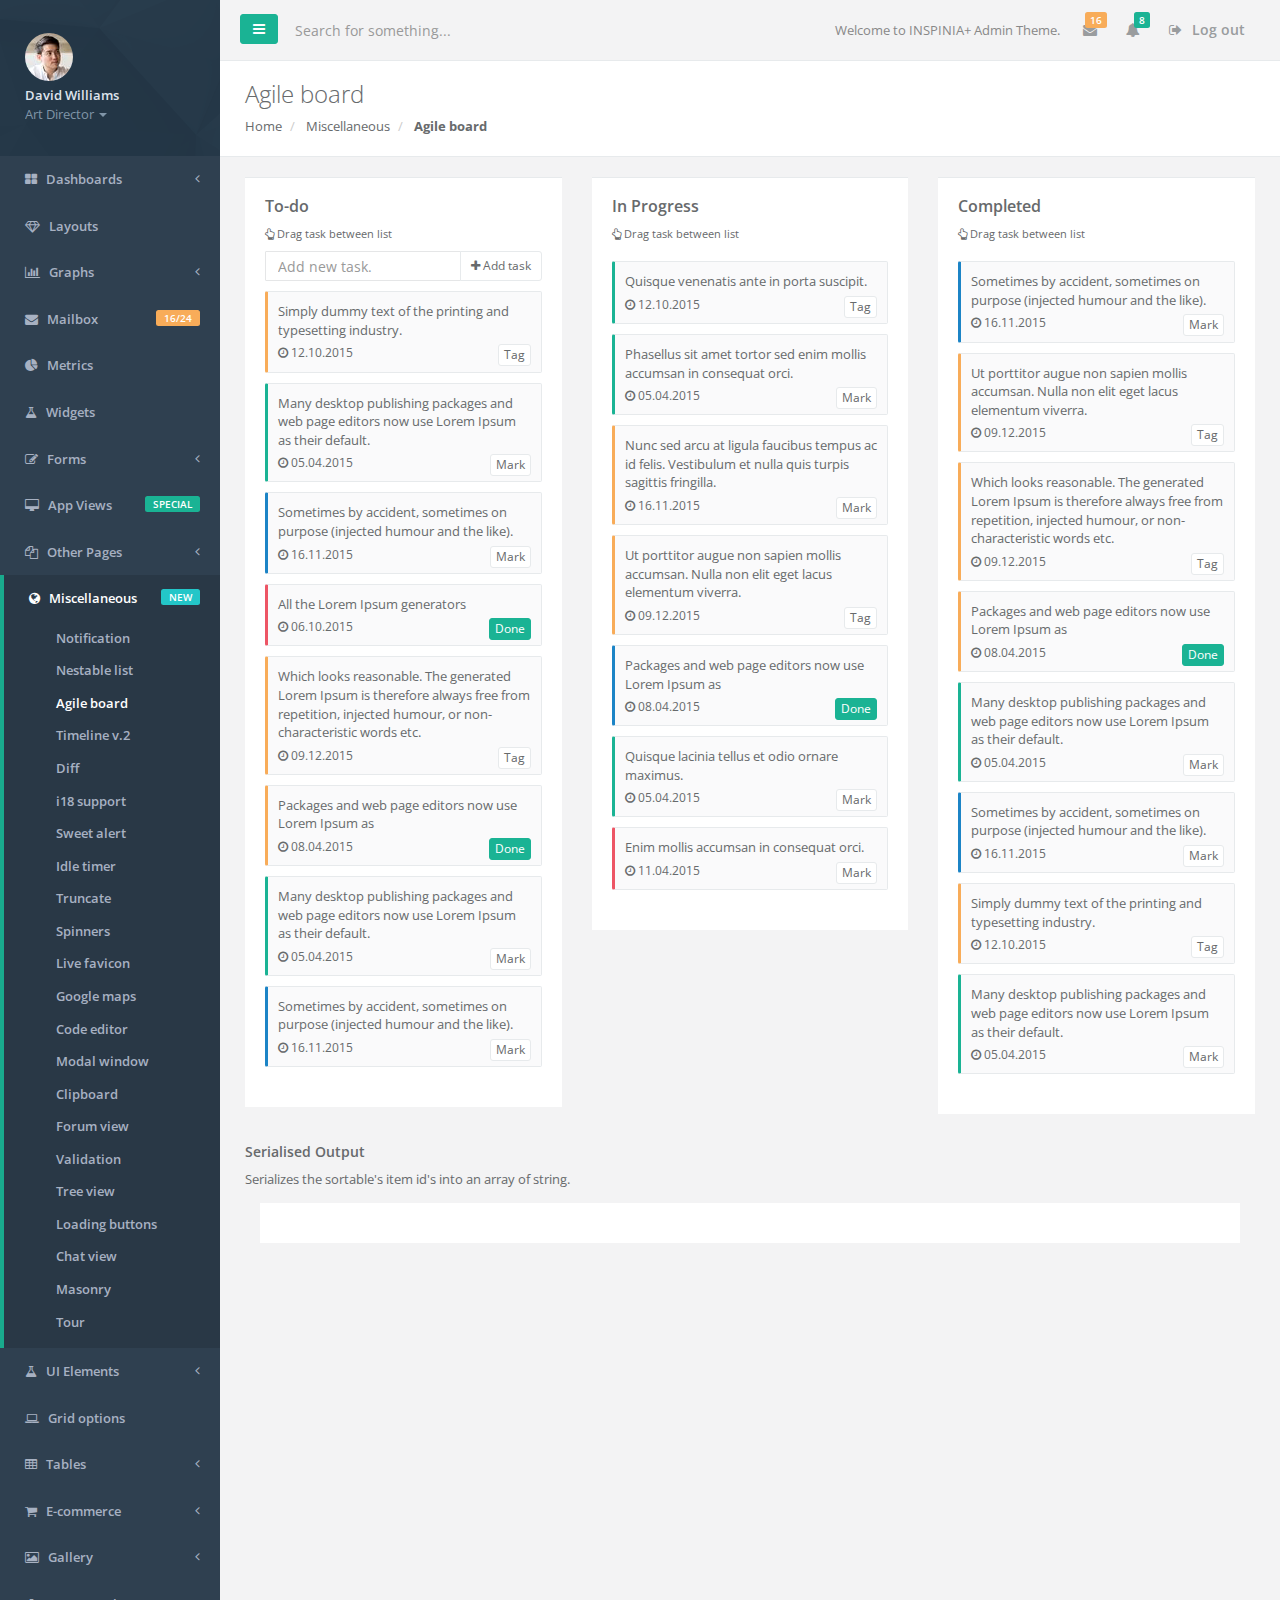
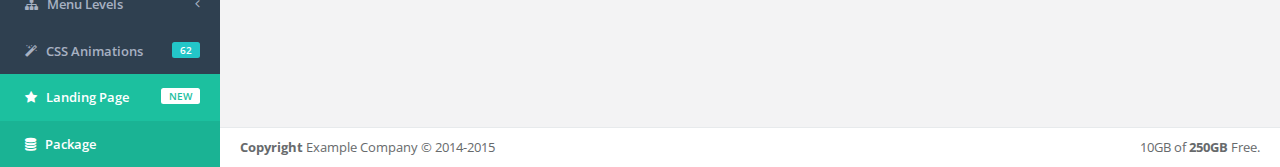
<file: WebRoot/static/inspinia/agile_board.html>
<!DOCTYPE html>
<html>

<head>

    <meta charset="utf-8">
    <meta name="viewport" content="width=device-width, initial-scale=1.0">

    <title>INSPINIA | Agile board</title>

    <link href="css/bootstrap.min.css" rel="stylesheet">
    <link href="font-awesome/css/font-awesome.css" rel="stylesheet">

    <!-- Toastr style -->
    <link href="css/plugins/toastr/toastr.min.css" rel="stylesheet">

    <link href="css/animate.css" rel="stylesheet">
    <link href="css/style.css" rel="stylesheet">



</head>

<body>

    <div id="wrapper">

    <nav class="navbar-default navbar-static-side" role="navigation">
        <div class="sidebar-collapse">
            <ul class="nav metismenu" id="side-menu">
                <li class="nav-header">
                    <div class="dropdown profile-element"> <span>
                            <img alt="image" class="img-circle" src="img/profile_small.jpg" />
                             </span>
                        <a data-toggle="dropdown" class="dropdown-toggle" href="agile_board.html#">
                            <span class="clear"> <span class="block m-t-xs"> <strong class="font-bold">David Williams</strong>
                             </span> <span class="text-muted text-xs block">Art Director <b class="caret"></b></span> </span> </a>
                        <ul class="dropdown-menu animated fadeInRight m-t-xs">
                            <li><a href="profile.html">Profile</a></li>
                            <li><a href="contacts.html">Contacts</a></li>
                            <li><a href="mailbox.html">Mailbox</a></li>
                            <li class="divider"></li>
                            <li><a href="login.html">Logout</a></li>
                        </ul>
                    </div>
                    <div class="logo-element">
                        IN+
                    </div>
                </li>
                <li>
                    <a href="index.html"><i class="fa fa-th-large"></i> <span class="nav-label">Dashboards</span> <span class="fa arrow"></span></a>
                    <ul class="nav nav-second-level collapse">
                        <li><a href="index.html">Dashboard v.1</a></li>
                        <li><a href="dashboard_2.html">Dashboard v.2</a></li>
                        <li><a href="dashboard_3.html">Dashboard v.3</a></li>
                        <li><a href="dashboard_4_1.html">Dashboard v.4</a></li>
                        <li><a href="dashboard_5.html">Dashboard v.5 <span class="label label-primary pull-right">NEW</span></a></li>
                    </ul>
                </li>
                <li>
                    <a href="layouts.html"><i class="fa fa-diamond"></i> <span class="nav-label">Layouts</span></a>
                </li>
                <li>
                    <a href="agile_board.html#"><i class="fa fa-bar-chart-o"></i> <span class="nav-label">Graphs</span><span class="fa arrow"></span></a>
                    <ul class="nav nav-second-level collapse">
                        <li><a href="graph_flot.html">Flot Charts</a></li>
                        <li><a href="graph_morris.html">Morris.js Charts</a></li>
                        <li><a href="graph_rickshaw.html">Rickshaw Charts</a></li>
                        <li><a href="graph_chartjs.html">Chart.js</a></li>
                        <li><a href="graph_chartist.html">Chartist</a></li>
                        <li><a href="c3.html">c3 charts</a></li>
                        <li><a href="graph_peity.html">Peity Charts</a></li>
                        <li><a href="graph_sparkline.html">Sparkline Charts</a></li>
                    </ul>
                </li>
                <li>
                    <a href="mailbox.html"><i class="fa fa-envelope"></i> <span class="nav-label">Mailbox </span><span class="label label-warning pull-right">16/24</span></a>
                    <ul class="nav nav-second-level collapse">
                        <li><a href="mailbox.html">Inbox</a></li>
                        <li><a href="mail_detail.html">Email view</a></li>
                        <li><a href="mail_compose.html">Compose email</a></li>
                        <li><a href="email_template.html">Email templates</a></li>
                    </ul>
                </li>
                <li>
                    <a href="metrics.html"><i class="fa fa-pie-chart"></i> <span class="nav-label">Metrics</span>  </a>
                </li>
                <li>
                    <a href="widgets.html"><i class="fa fa-flask"></i> <span class="nav-label">Widgets</span></a>
                </li>
                <li>
                    <a href="agile_board.html#"><i class="fa fa-edit"></i> <span class="nav-label">Forms</span><span class="fa arrow"></span></a>
                    <ul class="nav nav-second-level collapse">
                        <li><a href="form_basic.html">Basic form</a></li>
                        <li><a href="form_advanced.html">Advanced Plugins</a></li>
                        <li><a href="form_wizard.html">Wizard</a></li>
                        <li><a href="form_file_upload.html">File Upload</a></li>
                        <li><a href="form_editors.html">Text Editor</a></li>
                        <li><a href="form_markdown.html">Markdown</a></li>
                    </ul>
                </li>
                <li>
                    <a href="agile_board.html#"><i class="fa fa-desktop"></i> <span class="nav-label">App Views</span>  <span class="pull-right label label-primary">SPECIAL</span></a>
                    <ul class="nav nav-second-level collapse">
                        <li><a href="contacts.html">Contacts</a></li>
                        <li><a href="profile.html">Profile</a></li>
                        <li><a href="profile_2.html">Profile v.2</a></li>
                        <li><a href="contacts_2.html">Contacts v.2</a></li>
                        <li><a href="projects.html">Projects</a></li>
                        <li><a href="project_detail.html">Project detail</a></li>
                        <li><a href="teams_board.html">Teams board</a></li>
                        <li><a href="social_feed.html">Social feed</a></li>
                        <li><a href="clients.html">Clients</a></li>
                        <li><a href="full_height.html">Outlook view</a></li>
                        <li><a href="vote_list.html">Vote list</a></li>
                        <li><a href="file_manager.html">File manager</a></li>
                        <li><a href="calendar.html">Calendar</a></li>
                        <li><a href="issue_tracker.html">Issue tracker</a></li>
                        <li><a href="blog.html">Blog</a></li>
                        <li><a href="article.html">Article</a></li>
                        <li><a href="faq.html">FAQ</a></li>
                        <li><a href="timeline.html">Timeline</a></li>
                        <li><a href="pin_board.html">Pin board</a></li>
                    </ul>
                </li>
                <li>
                    <a href="agile_board.html#"><i class="fa fa-files-o"></i> <span class="nav-label">Other Pages</span><span class="fa arrow"></span></a>
                    <ul class="nav nav-second-level collapse">
                        <li><a href="search_results.html">Search results</a></li>
                        <li><a href="lockscreen.html">Lockscreen</a></li>
                        <li><a href="invoice.html">Invoice</a></li>
                        <li><a href="login.html">Login</a></li>
                        <li><a href="login_two_columns.html">Login v.2</a></li>
                        <li><a href="forgot_password.html">Forget password</a></li>
                        <li><a href="register.html">Register</a></li>
                        <li><a href="404.html">404 Page</a></li>
                        <li><a href="500.html">500 Page</a></li>
                        <li><a href="empty_page.html">Empty page</a></li>
                    </ul>
                </li>
                <li class="active">
                    <a href="agile_board.html#"><i class="fa fa-globe"></i> <span class="nav-label">Miscellaneous</span><span class="label label-info pull-right">NEW</span></a>
                    <ul class="nav nav-second-level">
                        <li><a href="toastr_notifications.html">Notification</a></li>
                        <li><a href="nestable_list.html">Nestable list</a></li>
                        <li class="active"><a href="agile_board.html">Agile board</a></li>
                        <li><a href="timeline_2.html">Timeline v.2</a></li>
                        <li><a href="diff.html">Diff</a></li>
                        <li><a href="i18support.html">i18 support</a></li>
                        <li><a href="sweetalert.html">Sweet alert</a></li>
                        <li><a href="idle_timer.html">Idle timer</a></li>
                        <li><a href="truncate.html">Truncate</a></li>
                        <li><a href="spinners.html">Spinners</a></li>
                        <li><a href="tinycon.html">Live favicon</a></li>
                        <li><a href="google_maps.html">Google maps</a></li>
                        <li><a href="code_editor.html">Code editor</a></li>
                        <li><a href="modal_window.html">Modal window</a></li>
                        <li><a href="clipboard.html">Clipboard</a></li>
                        <li><a href="forum_main.html">Forum view</a></li>
                        <li><a href="validation.html">Validation</a></li>
                        <li><a href="tree_view.html">Tree view</a></li>
                        <li><a href="loading_buttons.html">Loading buttons</a></li>
                        <li><a href="chat_view.html">Chat view</a></li>
                        <li><a href="masonry.html">Masonry</a></li>
                        <li><a href="tour.html">Tour</a></li>
                    </ul>
                </li>
                <li>
                    <a href="agile_board.html#"><i class="fa fa-flask"></i> <span class="nav-label">UI Elements</span><span class="fa arrow"></span></a>
                    <ul class="nav nav-second-level collapse">
                        <li><a href="typography.html">Typography</a></li>
                        <li><a href="icons.html">Icons</a></li>
                        <li><a href="draggable_panels.html">Draggable Panels</a></li> <li><a href="resizeable_panels.html">Resizeable Panels</a></li>
                        <li><a href="buttons.html">Buttons</a></li>
                        <li><a href="video.html">Video</a></li>
                        <li><a href="tabs_panels.html">Panels</a></li>
                        <li><a href="tabs.html">Tabs</a></li>
                        <li><a href="notifications.html">Notifications & Tooltips</a></li>
                        <li><a href="badges_labels.html">Badges, Labels, Progress</a></li>
                    </ul>
                </li>

                <li>
                    <a href="grid_options.html"><i class="fa fa-laptop"></i> <span class="nav-label">Grid options</span></a>
                </li>
                <li>
                    <a href="agile_board.html#"><i class="fa fa-table"></i> <span class="nav-label">Tables</span><span class="fa arrow"></span></a>
                    <ul class="nav nav-second-level collapse">
                        <li><a href="table_basic.html">Static Tables</a></li>
                        <li><a href="table_data_tables.html">Data Tables</a></li>
                        <li><a href="table_foo_table.html">Foo Tables</a></li>
                        <li><a href="jq_grid.html">jqGrid</a></li>
                    </ul>
                </li>
                <li>
                    <a href="agile_board.html#"><i class="fa fa-shopping-cart"></i> <span class="nav-label">E-commerce</span><span class="fa arrow"></span></a>
                    <ul class="nav nav-second-level collapse">
                        <li><a href="ecommerce_products_grid.html">Products grid</a></li>
                        <li><a href="ecommerce_product_list.html">Products list</a></li>
                        <li><a href="ecommerce_product.html">Product edit</a></li>
                        <li><a href="ecommerce_product_detail.html">Product detail</a></li>
                        <li><a href="ecommerce-cart.html">Cart</a></li>
                        <li><a href="ecommerce-orders.html">Orders</a></li>
                        <li><a href="ecommerce_payments.html">Credit Card form</a></li>
                    </ul>
                </li>
                <li>
                    <a href="agile_board.html#"><i class="fa fa-picture-o"></i> <span class="nav-label">Gallery</span><span class="fa arrow"></span></a>
                    <ul class="nav nav-second-level collapse">
                        <li><a href="basic_gallery.html">Lightbox Gallery</a></li>
                        <li><a href="slick_carousel.html">Slick Carousel</a></li>
                        <li><a href="carousel.html">Bootstrap Carousel</a></li>

                    </ul>
                </li>
                <li>
                    <a href="agile_board.html#"><i class="fa fa-sitemap"></i> <span class="nav-label">Menu Levels </span><span class="fa arrow"></span></a>
                    <ul class="nav nav-second-level collapse">
                        <li>
                            <a href="agile_board.html#">Third Level <span class="fa arrow"></span></a>
                            <ul class="nav nav-third-level">
                                <li>
                                    <a href="agile_board.html#">Third Level Item</a>
                                </li>
                                <li>
                                    <a href="agile_board.html#">Third Level Item</a>
                                </li>
                                <li>
                                    <a href="agile_board.html#">Third Level Item</a>
                                </li>

                            </ul>
                        </li>
                        <li><a href="agile_board.html#">Second Level Item</a></li>
                        <li>
                            <a href="agile_board.html#">Second Level Item</a></li>
                        <li>
                            <a href="agile_board.html#">Second Level Item</a></li>
                    </ul>
                </li>
                <li>
                    <a href="css_animation.html"><i class="fa fa-magic"></i> <span class="nav-label">CSS Animations </span><span class="label label-info pull-right">62</span></a>
                </li>
                <li class="landing_link">
                    <a target="_blank" href="landing.html"><i class="fa fa-star"></i> <span class="nav-label">Landing Page</span> <span class="label label-warning pull-right">NEW</span></a>
                </li>
                <li class="special_link">
                    <a href="package.html"><i class="fa fa-database"></i> <span class="nav-label">Package</span></a>
                </li>
            </ul>

        </div>
    </nav>

        <div id="page-wrapper" class="gray-bg">
        <div class="row border-bottom">
        <nav class="navbar navbar-static-top" role="navigation" style="margin-bottom: 0">
        <div class="navbar-header">
            <a class="navbar-minimalize minimalize-styl-2 btn btn-primary " href="agile_board.html#"><i class="fa fa-bars"></i> </a>
            <form role="search" class="navbar-form-custom" action="search_results.html">
                <div class="form-group">
                    <input type="text" placeholder="Search for something..." class="form-control" name="top-search" id="top-search">
                </div>
            </form>
        </div>
            <ul class="nav navbar-top-links navbar-right">
                <li>
                    <span class="m-r-sm text-muted welcome-message">Welcome to INSPINIA+ Admin Theme.</span>
                </li>
                <li class="dropdown">
                    <a class="dropdown-toggle count-info" data-toggle="dropdown" href="agile_board.html#">
                        <i class="fa fa-envelope"></i>  <span class="label label-warning">16</span>
                    </a>
                    <ul class="dropdown-menu dropdown-messages">
                        <li>
                            <div class="dropdown-messages-box">
                                <a href="profile.html" class="pull-left">
                                    <img alt="image" class="img-circle" src="img/a7.jpg">
                                </a>
                                <div class="media-body">
                                    <small class="pull-right">46h ago</small>
                                    <strong>Mike Loreipsum</strong> started following <strong>Monica Smith</strong>. <br>
                                    <small class="text-muted">3 days ago at 7:58 pm - 10.06.2014</small>
                                </div>
                            </div>
                        </li>
                        <li class="divider"></li>
                        <li>
                            <div class="dropdown-messages-box">
                                <a href="profile.html" class="pull-left">
                                    <img alt="image" class="img-circle" src="img/a4.jpg">
                                </a>
                                <div class="media-body ">
                                    <small class="pull-right text-navy">5h ago</small>
                                    <strong>Chris Johnatan Overtunk</strong> started following <strong>Monica Smith</strong>. <br>
                                    <small class="text-muted">Yesterday 1:21 pm - 11.06.2014</small>
                                </div>
                            </div>
                        </li>
                        <li class="divider"></li>
                        <li>
                            <div class="dropdown-messages-box">
                                <a href="profile.html" class="pull-left">
                                    <img alt="image" class="img-circle" src="img/profile.jpg">
                                </a>
                                <div class="media-body ">
                                    <small class="pull-right">23h ago</small>
                                    <strong>Monica Smith</strong> love <strong>Kim Smith</strong>. <br>
                                    <small class="text-muted">2 days ago at 2:30 am - 11.06.2014</small>
                                </div>
                            </div>
                        </li>
                        <li class="divider"></li>
                        <li>
                            <div class="text-center link-block">
                                <a href="mailbox.html">
                                    <i class="fa fa-envelope"></i> <strong>Read All Messages</strong>
                                </a>
                            </div>
                        </li>
                    </ul>
                </li>
                <li class="dropdown">
                    <a class="dropdown-toggle count-info" data-toggle="dropdown" href="agile_board.html#">
                        <i class="fa fa-bell"></i>  <span class="label label-primary">8</span>
                    </a>
                    <ul class="dropdown-menu dropdown-alerts">
                        <li>
                            <a href="mailbox.html">
                                <div>
                                    <i class="fa fa-envelope fa-fw"></i> You have 16 messages
                                    <span class="pull-right text-muted small">4 minutes ago</span>
                                </div>
                            </a>
                        </li>
                        <li class="divider"></li>
                        <li>
                            <a href="profile.html">
                                <div>
                                    <i class="fa fa-twitter fa-fw"></i> 3 New Followers
                                    <span class="pull-right text-muted small">12 minutes ago</span>
                                </div>
                            </a>
                        </li>
                        <li class="divider"></li>
                        <li>
                            <a href="grid_options.html">
                                <div>
                                    <i class="fa fa-upload fa-fw"></i> Server Rebooted
                                    <span class="pull-right text-muted small">4 minutes ago</span>
                                </div>
                            </a>
                        </li>
                        <li class="divider"></li>
                        <li>
                            <div class="text-center link-block">
                                <a href="notifications.html">
                                    <strong>See All Alerts</strong>
                                    <i class="fa fa-angle-right"></i>
                                </a>
                            </div>
                        </li>
                    </ul>
                </li>


                <li>
                    <a href="login.html">
                        <i class="fa fa-sign-out"></i> Log out
                    </a>
                </li>
            </ul>

        </nav>
        </div>
            <div class="row wrapper border-bottom white-bg page-heading">
                <div class="col-lg-10">
                    <h2>Agile board</h2>
                    <ol class="breadcrumb">
                        <li>
                            <a href="index.html">Home</a>
                        </li>
                        <li>
                            <a>Miscellaneous</a>
                        </li>
                        <li class="active">
                            <strong>Agile board</strong>
                        </li>
                    </ol>
                </div>
                <div class="col-lg-2">

                </div>
            </div>

        <div class="wrapper wrapper-content  animated fadeInRight">
            <div class="row">
                <div class="col-lg-4">
                    <div class="ibox">
                        <div class="ibox-content">
                            <h3>To-do</h3>
                            <p class="small"><i class="fa fa-hand-o-up"></i> Drag task between list</p>

                            <div class="input-group">
                                <input type="text" placeholder="Add new task. " class="input input-sm form-control">
                                <span class="input-group-btn">
                                        <button type="button" class="btn btn-sm btn-white"> <i class="fa fa-plus"></i> Add task</button>
                                </span>
                            </div>

                            <ul class="sortable-list connectList agile-list" id="todo">
                                <li class="warning-element" id="task1">
                                    Simply dummy text of the printing and typesetting industry.
                                    <div class="agile-detail">
                                        <a href="agile_board.html#" class="pull-right btn btn-xs btn-white">Tag</a>
                                        <i class="fa fa-clock-o"></i> 12.10.2015
                                    </div>
                                </li>
                                <li class="success-element" id="task2">
                                    Many desktop publishing packages and web page editors now use Lorem Ipsum as their default.
                                    <div class="agile-detail">
                                        <a href="agile_board.html#" class="pull-right btn btn-xs btn-white">Mark</a>
                                        <i class="fa fa-clock-o"></i> 05.04.2015
                                    </div>
                                </li>
                                <li class="info-element" id="task3">
                                    Sometimes by accident, sometimes on purpose (injected humour and the like).
                                    <div class="agile-detail">
                                        <a href="agile_board.html#" class="pull-right btn btn-xs btn-white">Mark</a>
                                        <i class="fa fa-clock-o"></i> 16.11.2015
                                    </div>
                                </li>
                                <li class="danger-element" id="task4">
                                    All the Lorem Ipsum generators
                                    <div class="agile-detail">
                                        <a href="agile_board.html#" class="pull-right btn btn-xs btn-primary">Done</a>
                                        <i class="fa fa-clock-o"></i> 06.10.2015
                                    </div>
                                </li>
                                <li class="warning-element" id="task5">
                                    Which looks reasonable. The generated Lorem Ipsum is therefore always free from repetition, injected humour, or non-characteristic words etc.
                                    <div class="agile-detail">
                                        <a href="agile_board.html#" class="pull-right btn btn-xs btn-white">Tag</a>
                                        <i class="fa fa-clock-o"></i> 09.12.2015
                                    </div>
                                </li>
                                <li class="warning-element" id="task6">
                                    Packages and web page editors now use Lorem Ipsum as
                                    <div class="agile-detail">
                                        <a href="agile_board.html#" class="pull-right btn btn-xs btn-primary">Done</a>
                                        <i class="fa fa-clock-o"></i> 08.04.2015
                                    </div>
                                </li>
                                <li class="success-element" id="task7">
                                    Many desktop publishing packages and web page editors now use Lorem Ipsum as their default.
                                    <div class="agile-detail">
                                        <a href="agile_board.html#" class="pull-right btn btn-xs btn-white">Mark</a>
                                        <i class="fa fa-clock-o"></i> 05.04.2015
                                    </div>
                                </li>
                                <li class="info-element" id="task8">
                                    Sometimes by accident, sometimes on purpose (injected humour and the like).
                                    <div class="agile-detail">
                                        <a href="agile_board.html#" class="pull-right btn btn-xs btn-white">Mark</a>
                                        <i class="fa fa-clock-o"></i> 16.11.2015
                                    </div>
                                </li>
                            </ul>
                        </div>
                    </div>
                </div>
                <div class="col-lg-4">
                    <div class="ibox">
                        <div class="ibox-content">
                            <h3>In Progress</h3>
                            <p class="small"><i class="fa fa-hand-o-up"></i> Drag task between list</p>
                            <ul class="sortable-list connectList agile-list" id="inprogress">
                                <li class="success-element" id="task9">
                                    Quisque venenatis ante in porta suscipit.
                                    <div class="agile-detail">
                                        <a href="agile_board.html#" class="pull-right btn btn-xs btn-white">Tag</a>
                                        <i class="fa fa-clock-o"></i> 12.10.2015
                                    </div>
                                </li>
                                <li class="success-element" id="task10">
                                    Phasellus sit amet tortor sed enim mollis accumsan in consequat orci.
                                    <div class="agile-detail">
                                        <a href="agile_board.html#" class="pull-right btn btn-xs btn-white">Mark</a>
                                        <i class="fa fa-clock-o"></i> 05.04.2015
                                    </div>
                                </li>
                                <li class="warning-element" id="task11">
                                    Nunc sed arcu at ligula faucibus tempus ac id felis. Vestibulum et nulla quis turpis sagittis fringilla.
                                    <div class="agile-detail">
                                        <a href="agile_board.html#" class="pull-right btn btn-xs btn-white">Mark</a>
                                        <i class="fa fa-clock-o"></i> 16.11.2015
                                    </div>
                                </li>
                                <li class="warning-element" id="task12">
                                    Ut porttitor augue non sapien mollis accumsan.
                                    Nulla non elit eget lacus elementum viverra.
                                    <div class="agile-detail">
                                        <a href="agile_board.html#" class="pull-right btn btn-xs btn-white">Tag</a>
                                        <i class="fa fa-clock-o"></i> 09.12.2015
                                    </div>
                                </li>
                                <li class="info-element" id="task13">
                                    Packages and web page editors now use Lorem Ipsum as
                                    <div class="agile-detail">
                                        <a href="agile_board.html#" class="pull-right btn btn-xs btn-primary">Done</a>
                                        <i class="fa fa-clock-o"></i> 08.04.2015
                                    </div>
                                </li>
                                <li class="success-element" id="task14">
                                    Quisque lacinia tellus et odio ornare maximus.
                                    <div class="agile-detail">
                                        <a href="agile_board.html#" class="pull-right btn btn-xs btn-white">Mark</a>
                                        <i class="fa fa-clock-o"></i> 05.04.2015
                                    </div>
                                </li>
                                <li class="danger-element" id="task15">
                                    Enim mollis accumsan in consequat orci.
                                    <div class="agile-detail">
                                        <a href="agile_board.html#" class="pull-right btn btn-xs btn-white">Mark</a>
                                        <i class="fa fa-clock-o"></i> 11.04.2015
                                    </div>
                                </li>
                            </ul>
                        </div>
                    </div>
                </div>
                <div class="col-lg-4">
                    <div class="ibox">
                        <div class="ibox-content">
                            <h3>Completed</h3>
                            <p class="small"><i class="fa fa-hand-o-up"></i> Drag task between list</p>
                            <ul class="sortable-list connectList agile-list" id="completed">
                                <li class="info-element" id="task16">
                                    Sometimes by accident, sometimes on purpose (injected humour and the like).
                                    <div class="agile-detail">
                                        <a href="agile_board.html#" class="pull-right btn btn-xs btn-white">Mark</a>
                                        <i class="fa fa-clock-o"></i> 16.11.2015
                                    </div>
                                </li>
                                <li class="warning-element" id="task17">
                                    Ut porttitor augue non sapien mollis accumsan.
                                    Nulla non elit eget lacus elementum viverra.
                                    <div class="agile-detail">
                                        <a href="agile_board.html#" class="pull-right btn btn-xs btn-white">Tag</a>
                                        <i class="fa fa-clock-o"></i> 09.12.2015
                                    </div>
                                </li>
                                <li class="warning-element" id="task18">
                                    Which looks reasonable. The generated Lorem Ipsum is therefore always free from repetition, injected humour, or non-characteristic words etc.
                                    <div class="agile-detail">
                                        <a href="agile_board.html#" class="pull-right btn btn-xs btn-white">Tag</a>
                                        <i class="fa fa-clock-o"></i> 09.12.2015
                                    </div>
                                </li>
                                <li class="warning-element" id="task19">
                                    Packages and web page editors now use Lorem Ipsum as
                                    <div class="agile-detail">
                                        <a href="agile_board.html#" class="pull-right btn btn-xs btn-primary">Done</a>
                                        <i class="fa fa-clock-o"></i> 08.04.2015
                                    </div>
                                </li>
                                <li class="success-element" id="task20">
                                    Many desktop publishing packages and web page editors now use Lorem Ipsum as their default.
                                    <div class="agile-detail">
                                        <a href="agile_board.html#" class="pull-right btn btn-xs btn-white">Mark</a>
                                        <i class="fa fa-clock-o"></i> 05.04.2015
                                    </div>
                                </li>
                                <li class="info-element" id="task21">
                                    Sometimes by accident, sometimes on purpose (injected humour and the like).
                                    <div class="agile-detail">
                                        <a href="agile_board.html#" class="pull-right btn btn-xs btn-white">Mark</a>
                                        <i class="fa fa-clock-o"></i> 16.11.2015
                                    </div>
                                </li>
                                <li class="warning-element" id="task22">
                                    Simply dummy text of the printing and typesetting industry.
                                    <div class="agile-detail">
                                        <a href="agile_board.html#" class="pull-right btn btn-xs btn-white">Tag</a>
                                        <i class="fa fa-clock-o"></i> 12.10.2015
                                    </div>
                                </li>
                                <li class="success-element" id="task23">
                                    Many desktop publishing packages and web page editors now use Lorem Ipsum as their default.
                                    <div class="agile-detail">
                                        <a href="agile_board.html#" class="pull-right btn btn-xs btn-white">Mark</a>
                                        <i class="fa fa-clock-o"></i> 05.04.2015
                                    </div>
                                </li>
                            </ul>
                        </div>
                    </div>
                </div>

            </div>

            <div class="row">
                <div class="col-lg-12">

                    <h4>
                        Serialised Output
                    </h4>
                    <p>
                        Serializes the sortable's item id's into an array of string.
                    </p>

                    <div class="output p-m m white-bg"></div>


                </div>
            </div>


        </div>
        <div class="footer">
            <div class="pull-right">
                10GB of <strong>250GB</strong> Free.
            </div>
            <div>
                <strong>Copyright</strong> Example Company &copy; 2014-2015
            </div>
        </div>

        </div>
        </div>



    <!-- Mainly scripts -->
    <script src="js/jquery-2.1.1.js"></script>
    <script src="js/jquery-ui-1.10.4.min.js"></script>
    <script src="js/bootstrap.min.js"></script>
    <script src="js/plugins/metisMenu/jquery.metisMenu.js"></script>
    <script src="js/plugins/slimscroll/jquery.slimscroll.min.js"></script>

    <!-- Custom and plugin javascript -->
    <script src="js/inspinia.js"></script>
    <script src="js/plugins/pace/pace.min.js"></script>

    <script>
        $(document).ready(function(){

            $("#todo, #inprogress, #completed").sortable({
                connectWith: ".connectList",
                update: function( event, ui ) {

                    var todo = $( "#todo" ).sortable( "toArray" );
                    var inprogress = $( "#inprogress" ).sortable( "toArray" );
                    var completed = $( "#completed" ).sortable( "toArray" );
                    $('.output').html("ToDo: " + window.JSON.stringify(todo) + "<br/>" + "In Progress: " + window.JSON.stringify(inprogress) + "<br/>" + "Completed: " + window.JSON.stringify(completed));
                }
            }).disableSelection();

        });
    </script>

</body>

</html>
</file>
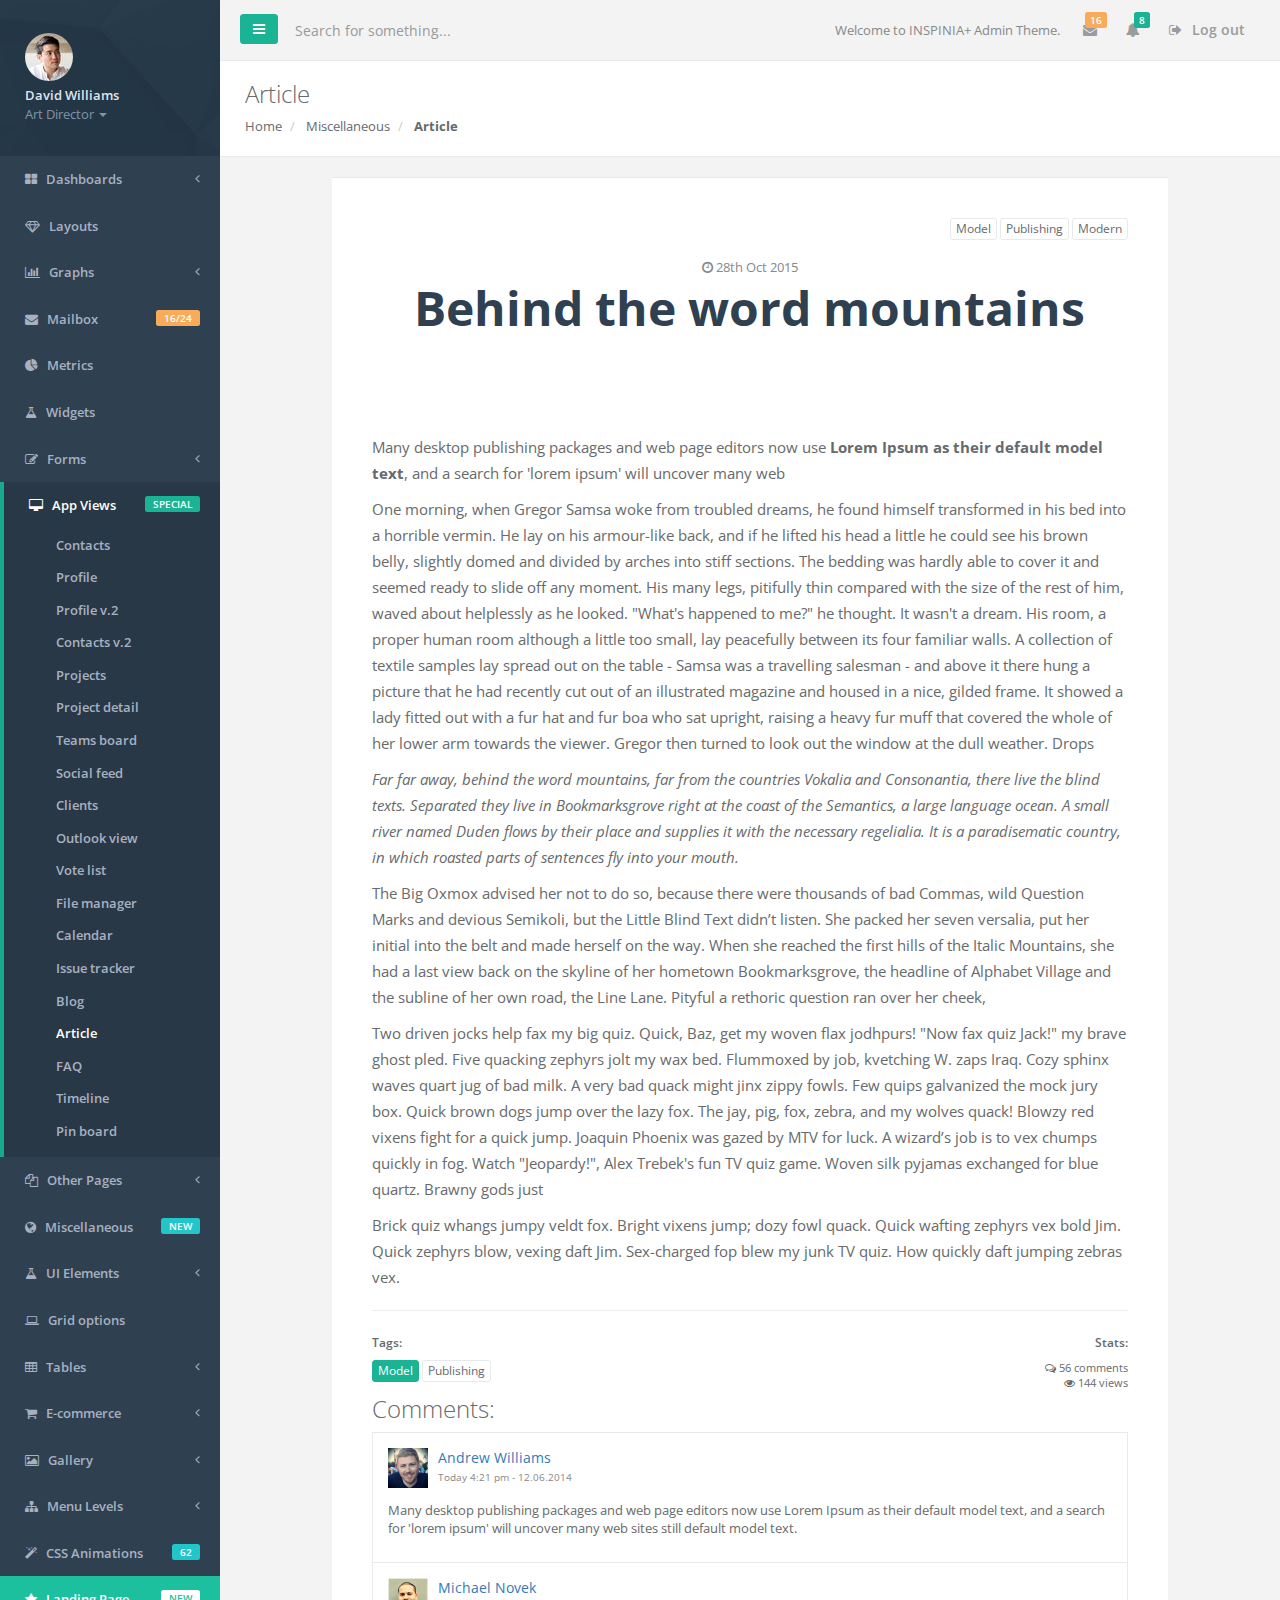
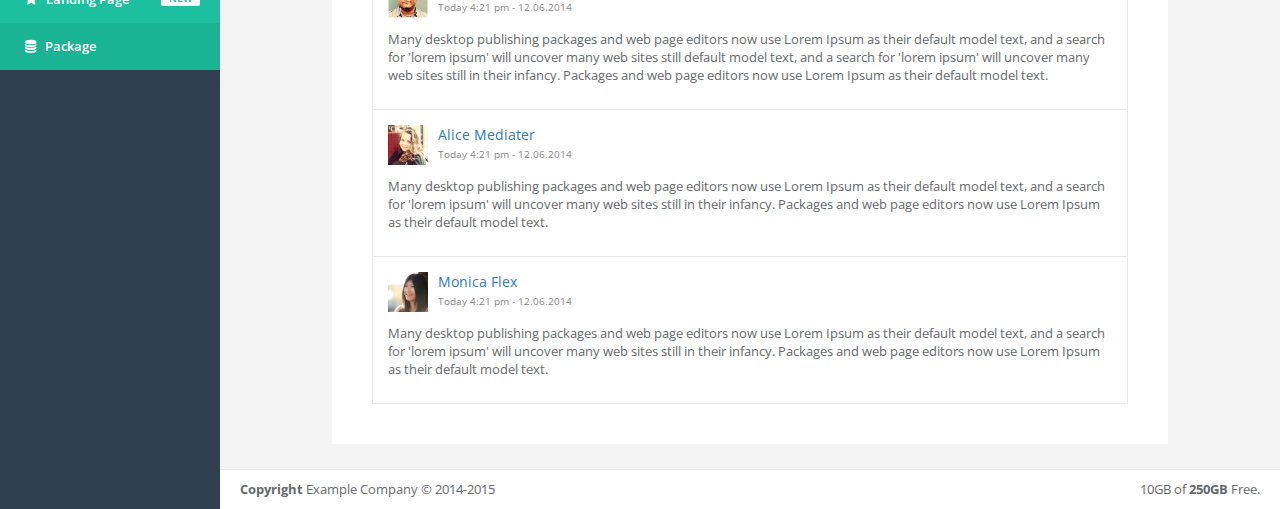
<file: WebRoot/static/inspinia/article.html>
<!DOCTYPE html>
<html>

<head>

    <meta charset="utf-8">
    <meta name="viewport" content="width=device-width, initial-scale=1.0">

    <title>INSPINIA | Article</title>

    <link href="css/bootstrap.min.css" rel="stylesheet">
    <link href="font-awesome/css/font-awesome.css" rel="stylesheet">

    <!-- Toastr style -->
    <link href="css/plugins/toastr/toastr.min.css" rel="stylesheet">

    <link href="css/animate.css" rel="stylesheet">
    <link href="css/style.css" rel="stylesheet">



</head>

<body>

    <div id="wrapper">

    <nav class="navbar-default navbar-static-side" role="navigation">
        <div class="sidebar-collapse">
            <ul class="nav metismenu" id="side-menu">
                <li class="nav-header">
                    <div class="dropdown profile-element"> <span>
                            <img alt="image" class="img-circle" src="img/profile_small.jpg" />
                             </span>
                        <a data-toggle="dropdown" class="dropdown-toggle" href="article.html#">
                            <span class="clear"> <span class="block m-t-xs"> <strong class="font-bold">David Williams</strong>
                             </span> <span class="text-muted text-xs block">Art Director <b class="caret"></b></span> </span> </a>
                        <ul class="dropdown-menu animated fadeInRight m-t-xs">
                            <li><a href="profile.html">Profile</a></li>
                            <li><a href="contacts.html">Contacts</a></li>
                            <li><a href="mailbox.html">Mailbox</a></li>
                            <li class="divider"></li>
                            <li><a href="login.html">Logout</a></li>
                        </ul>
                    </div>
                    <div class="logo-element">
                        IN+
                    </div>
                </li>
                <li>
                    <a href="index.html"><i class="fa fa-th-large"></i> <span class="nav-label">Dashboards</span> <span class="fa arrow"></span></a>
                    <ul class="nav nav-second-level collapse">
                        <li><a href="index.html">Dashboard v.1</a></li>
                        <li><a href="dashboard_2.html">Dashboard v.2</a></li>
                        <li><a href="dashboard_3.html">Dashboard v.3</a></li>
                        <li><a href="dashboard_4_1.html">Dashboard v.4</a></li>
                        <li><a href="dashboard_5.html">Dashboard v.5 <span class="label label-primary pull-right">NEW</span></a></li>
                    </ul>
                </li>
                <li>
                    <a href="layouts.html"><i class="fa fa-diamond"></i> <span class="nav-label">Layouts</span></a>
                </li>
                <li>
                    <a href="article.html#"><i class="fa fa-bar-chart-o"></i> <span class="nav-label">Graphs</span><span class="fa arrow"></span></a>
                    <ul class="nav nav-second-level collapse">
                        <li><a href="graph_flot.html">Flot Charts</a></li>
                        <li><a href="graph_morris.html">Morris.js Charts</a></li>
                        <li><a href="graph_rickshaw.html">Rickshaw Charts</a></li>
                        <li><a href="graph_chartjs.html">Chart.js</a></li>
                        <li><a href="graph_chartist.html">Chartist</a></li>
                        <li><a href="c3.html">c3 charts</a></li>
                        <li><a href="graph_peity.html">Peity Charts</a></li>
                        <li><a href="graph_sparkline.html">Sparkline Charts</a></li>
                    </ul>
                </li>
                <li>
                    <a href="mailbox.html"><i class="fa fa-envelope"></i> <span class="nav-label">Mailbox </span><span class="label label-warning pull-right">16/24</span></a>
                    <ul class="nav nav-second-level collapse">
                        <li><a href="mailbox.html">Inbox</a></li>
                        <li><a href="mail_detail.html">Email view</a></li>
                        <li><a href="mail_compose.html">Compose email</a></li>
                        <li><a href="email_template.html">Email templates</a></li>
                    </ul>
                </li>
                <li>
                    <a href="metrics.html"><i class="fa fa-pie-chart"></i> <span class="nav-label">Metrics</span>  </a>
                </li>
                <li>
                    <a href="widgets.html"><i class="fa fa-flask"></i> <span class="nav-label">Widgets</span></a>
                </li>
                <li>
                    <a href="article.html#"><i class="fa fa-edit"></i> <span class="nav-label">Forms</span><span class="fa arrow"></span></a>
                    <ul class="nav nav-second-level collapse">
                        <li><a href="form_basic.html">Basic form</a></li>
                        <li><a href="form_advanced.html">Advanced Plugins</a></li>
                        <li><a href="form_wizard.html">Wizard</a></li>
                        <li><a href="form_file_upload.html">File Upload</a></li>
                        <li><a href="form_editors.html">Text Editor</a></li>
                        <li><a href="form_markdown.html">Markdown</a></li>
                    </ul>
                </li>
                <li class="active">
                    <a href="article.html#"><i class="fa fa-desktop"></i> <span class="nav-label">App Views</span>  <span class="pull-right label label-primary">SPECIAL</span></a>
                    <ul class="nav nav-second-level">
                        <li><a href="contacts.html">Contacts</a></li>
                        <li><a href="profile.html">Profile</a></li>
                        <li><a href="profile_2.html">Profile v.2</a></li>
                        <li><a href="contacts_2.html">Contacts v.2</a></li>
                        <li><a href="projects.html">Projects</a></li>
                        <li><a href="project_detail.html">Project detail</a></li>
                        <li><a href="teams_board.html">Teams board</a></li>
                        <li><a href="social_feed.html">Social feed</a></li>
                        <li><a href="clients.html">Clients</a></li>
                        <li><a href="full_height.html">Outlook view</a></li>
                        <li><a href="vote_list.html">Vote list</a></li>
                        <li><a href="file_manager.html">File manager</a></li>
                        <li><a href="calendar.html">Calendar</a></li>
                        <li><a href="issue_tracker.html">Issue tracker</a></li>
                        <li><a href="blog.html">Blog</a></li>
                        <li class="active"><a href="article.html">Article</a></li>
                        <li><a href="faq.html">FAQ</a></li>
                        <li><a href="timeline.html">Timeline</a></li>
                        <li><a href="pin_board.html">Pin board</a></li>
                    </ul>
                </li>
                <li>
                    <a href="article.html#"><i class="fa fa-files-o"></i> <span class="nav-label">Other Pages</span><span class="fa arrow"></span></a>
                    <ul class="nav nav-second-level collapse">
                        <li><a href="search_results.html">Search results</a></li>
                        <li><a href="lockscreen.html">Lockscreen</a></li>
                        <li><a href="invoice.html">Invoice</a></li>
                        <li><a href="login.html">Login</a></li>
                        <li><a href="login_two_columns.html">Login v.2</a></li>
                        <li><a href="forgot_password.html">Forget password</a></li>
                        <li><a href="register.html">Register</a></li>
                        <li><a href="404.html">404 Page</a></li>
                        <li><a href="500.html">500 Page</a></li>
                        <li><a href="empty_page.html">Empty page</a></li>
                    </ul>
                </li>
                <li>
                    <a href="article.html#"><i class="fa fa-globe"></i> <span class="nav-label">Miscellaneous</span><span class="label label-info pull-right">NEW</span></a>
                    <ul class="nav nav-second-level collapse">
                        <li><a href="toastr_notifications.html">Notification</a></li>
                        <li><a href="nestable_list.html">Nestable list</a></li>
                        <li><a href="agile_board.html">Agile board</a></li>
                        <li><a href="timeline_2.html">Timeline v.2</a></li>
                        <li><a href="diff.html">Diff</a></li>
                        <li><a href="i18support.html">i18 support</a></li>
                        <li><a href="sweetalert.html">Sweet alert</a></li>
                        <li><a href="idle_timer.html">Idle timer</a></li>
                        <li><a href="truncate.html">Truncate</a></li>
                        <li><a href="spinners.html">Spinners</a></li>
                        <li><a href="tinycon.html">Live favicon</a></li>
                        <li><a href="google_maps.html">Google maps</a></li>
                        <li><a href="code_editor.html">Code editor</a></li>
                        <li><a href="modal_window.html">Modal window</a></li>
                        <li><a href="clipboard.html">Clipboard</a></li>
                        <li><a href="forum_main.html">Forum view</a></li>
                        <li><a href="validation.html">Validation</a></li>
                        <li><a href="tree_view.html">Tree view</a></li>
                        <li><a href="loading_buttons.html">Loading buttons</a></li>
                        <li><a href="chat_view.html">Chat view</a></li>
                        <li><a href="masonry.html">Masonry</a></li>
                        <li><a href="tour.html">Tour</a></li>
                    </ul>
                </li>
                <li>
                    <a href="article.html#"><i class="fa fa-flask"></i> <span class="nav-label">UI Elements</span><span class="fa arrow"></span></a>
                    <ul class="nav nav-second-level collapse">
                        <li><a href="typography.html">Typography</a></li>
                        <li><a href="icons.html">Icons</a></li>
                        <li><a href="draggable_panels.html">Draggable Panels</a></li> <li><a href="resizeable_panels.html">Resizeable Panels</a></li>
                        <li><a href="buttons.html">Buttons</a></li>
                        <li><a href="video.html">Video</a></li>
                        <li><a href="tabs_panels.html">Panels</a></li>
                        <li><a href="tabs.html">Tabs</a></li>
                        <li><a href="notifications.html">Notifications & Tooltips</a></li>
                        <li><a href="badges_labels.html">Badges, Labels, Progress</a></li>
                    </ul>
                </li>

                <li>
                    <a href="grid_options.html"><i class="fa fa-laptop"></i> <span class="nav-label">Grid options</span></a>
                </li>
                <li>
                    <a href="article.html#"><i class="fa fa-table"></i> <span class="nav-label">Tables</span><span class="fa arrow"></span></a>
                    <ul class="nav nav-second-level collapse">
                        <li><a href="table_basic.html">Static Tables</a></li>
                        <li><a href="table_data_tables.html">Data Tables</a></li>
                        <li><a href="table_foo_table.html">Foo Tables</a></li>
                        <li><a href="jq_grid.html">jqGrid</a></li>
                    </ul>
                </li>
                <li>
                    <a href="article.html#"><i class="fa fa-shopping-cart"></i> <span class="nav-label">E-commerce</span><span class="fa arrow"></span></a>
                    <ul class="nav nav-second-level collapse">
                        <li><a href="ecommerce_products_grid.html">Products grid</a></li>
                        <li><a href="ecommerce_product_list.html">Products list</a></li>
                        <li><a href="ecommerce_product.html">Product edit</a></li>
                        <li><a href="ecommerce_product_detail.html">Product detail</a></li>
                        <li><a href="ecommerce-cart.html">Cart</a></li>
                        <li><a href="ecommerce-orders.html">Orders</a></li>
                        <li><a href="ecommerce_payments.html">Credit Card form</a></li>
                    </ul>
                </li>
                <li>
                    <a href="article.html#"><i class="fa fa-picture-o"></i> <span class="nav-label">Gallery</span><span class="fa arrow"></span></a>
                    <ul class="nav nav-second-level collapse">
                        <li><a href="basic_gallery.html">Lightbox Gallery</a></li>
                        <li><a href="slick_carousel.html">Slick Carousel</a></li>
                        <li><a href="carousel.html">Bootstrap Carousel</a></li>

                    </ul>
                </li>
                <li>
                    <a href="article.html#"><i class="fa fa-sitemap"></i> <span class="nav-label">Menu Levels </span><span class="fa arrow"></span></a>
                    <ul class="nav nav-second-level collapse">
                        <li>
                            <a href="article.html#">Third Level <span class="fa arrow"></span></a>
                            <ul class="nav nav-third-level">
                                <li>
                                    <a href="article.html#">Third Level Item</a>
                                </li>
                                <li>
                                    <a href="article.html#">Third Level Item</a>
                                </li>
                                <li>
                                    <a href="article.html#">Third Level Item</a>
                                </li>

                            </ul>
                        </li>
                        <li><a href="article.html#">Second Level Item</a></li>
                        <li>
                            <a href="article.html#">Second Level Item</a></li>
                        <li>
                            <a href="article.html#">Second Level Item</a></li>
                    </ul>
                </li>
                <li>
                    <a href="css_animation.html"><i class="fa fa-magic"></i> <span class="nav-label">CSS Animations </span><span class="label label-info pull-right">62</span></a>
                </li>
                <li class="landing_link">
                    <a target="_blank" href="landing.html"><i class="fa fa-star"></i> <span class="nav-label">Landing Page</span> <span class="label label-warning pull-right">NEW</span></a>
                </li>
                <li class="special_link">
                    <a href="package.html"><i class="fa fa-database"></i> <span class="nav-label">Package</span></a>
                </li>
            </ul>

        </div>
    </nav>

        <div id="page-wrapper" class="gray-bg">
        <div class="row border-bottom">
        <nav class="navbar navbar-static-top" role="navigation" style="margin-bottom: 0">
        <div class="navbar-header">
            <a class="navbar-minimalize minimalize-styl-2 btn btn-primary " href="article.html#"><i class="fa fa-bars"></i> </a>
            <form role="search" class="navbar-form-custom" action="search_results.html">
                <div class="form-group">
                    <input type="text" placeholder="Search for something..." class="form-control" name="top-search" id="top-search">
                </div>
            </form>
        </div>
            <ul class="nav navbar-top-links navbar-right">
                <li>
                    <span class="m-r-sm text-muted welcome-message">Welcome to INSPINIA+ Admin Theme.</span>
                </li>
                <li class="dropdown">
                    <a class="dropdown-toggle count-info" data-toggle="dropdown" href="article.html#">
                        <i class="fa fa-envelope"></i>  <span class="label label-warning">16</span>
                    </a>
                    <ul class="dropdown-menu dropdown-messages">
                        <li>
                            <div class="dropdown-messages-box">
                                <a href="profile.html" class="pull-left">
                                    <img alt="image" class="img-circle" src="img/a7.jpg">
                                </a>
                                <div class="media-body">
                                    <small class="pull-right">46h ago</small>
                                    <strong>Mike Loreipsum</strong> started following <strong>Monica Smith</strong>. <br>
                                    <small class="text-muted">3 days ago at 7:58 pm - 10.06.2014</small>
                                </div>
                            </div>
                        </li>
                        <li class="divider"></li>
                        <li>
                            <div class="dropdown-messages-box">
                                <a href="profile.html" class="pull-left">
                                    <img alt="image" class="img-circle" src="img/a4.jpg">
                                </a>
                                <div class="media-body ">
                                    <small class="pull-right text-navy">5h ago</small>
                                    <strong>Chris Johnatan Overtunk</strong> started following <strong>Monica Smith</strong>. <br>
                                    <small class="text-muted">Yesterday 1:21 pm - 11.06.2014</small>
                                </div>
                            </div>
                        </li>
                        <li class="divider"></li>
                        <li>
                            <div class="dropdown-messages-box">
                                <a href="profile.html" class="pull-left">
                                    <img alt="image" class="img-circle" src="img/profile.jpg">
                                </a>
                                <div class="media-body ">
                                    <small class="pull-right">23h ago</small>
                                    <strong>Monica Smith</strong> love <strong>Kim Smith</strong>. <br>
                                    <small class="text-muted">2 days ago at 2:30 am - 11.06.2014</small>
                                </div>
                            </div>
                        </li>
                        <li class="divider"></li>
                        <li>
                            <div class="text-center link-block">
                                <a href="mailbox.html">
                                    <i class="fa fa-envelope"></i> <strong>Read All Messages</strong>
                                </a>
                            </div>
                        </li>
                    </ul>
                </li>
                <li class="dropdown">
                    <a class="dropdown-toggle count-info" data-toggle="dropdown" href="article.html#">
                        <i class="fa fa-bell"></i>  <span class="label label-primary">8</span>
                    </a>
                    <ul class="dropdown-menu dropdown-alerts">
                        <li>
                            <a href="mailbox.html">
                                <div>
                                    <i class="fa fa-envelope fa-fw"></i> You have 16 messages
                                    <span class="pull-right text-muted small">4 minutes ago</span>
                                </div>
                            </a>
                        </li>
                        <li class="divider"></li>
                        <li>
                            <a href="profile.html">
                                <div>
                                    <i class="fa fa-twitter fa-fw"></i> 3 New Followers
                                    <span class="pull-right text-muted small">12 minutes ago</span>
                                </div>
                            </a>
                        </li>
                        <li class="divider"></li>
                        <li>
                            <a href="grid_options.html">
                                <div>
                                    <i class="fa fa-upload fa-fw"></i> Server Rebooted
                                    <span class="pull-right text-muted small">4 minutes ago</span>
                                </div>
                            </a>
                        </li>
                        <li class="divider"></li>
                        <li>
                            <div class="text-center link-block">
                                <a href="notifications.html">
                                    <strong>See All Alerts</strong>
                                    <i class="fa fa-angle-right"></i>
                                </a>
                            </div>
                        </li>
                    </ul>
                </li>


                <li>
                    <a href="login.html">
                        <i class="fa fa-sign-out"></i> Log out
                    </a>
                </li>
            </ul>

        </nav>
        </div>
            <div class="row wrapper border-bottom white-bg page-heading">
                <div class="col-lg-10">
                    <h2>Article</h2>
                    <ol class="breadcrumb">
                        <li>
                            <a href="index.html">Home</a>
                        </li>
                        <li>
                            <a>Miscellaneous</a>
                        </li>
                        <li class="active">
                            <strong>Article</strong>
                        </li>
                    </ol>
                </div>
                <div class="col-lg-2">

                </div>
            </div>

        <div class="wrapper wrapper-content  animated fadeInRight article">
            <div class="row">
                <div class="col-lg-10 col-lg-offset-1">
                    <div class="ibox">
                        <div class="ibox-content">
                            <div class="pull-right">
                                <button class="btn btn-white btn-xs" type="button">Model</button>
                                <button class="btn btn-white btn-xs" type="button">Publishing</button>
                                <button class="btn btn-white btn-xs" type="button">Modern</button>
                            </div>
                            <div class="text-center article-title">
                            <span class="text-muted"><i class="fa fa-clock-o"></i> 28th Oct 2015</span>
                                <h1>
                                    Behind the word mountains
                                </h1>
                            </div>
                            <p>
                                Many desktop publishing packages and web page editors now use <strong>Lorem Ipsum as their default model text</strong>, and a search for 'lorem ipsum' will uncover many web
                            </p>
                            <p>
                                One morning, when Gregor Samsa woke from troubled dreams, he found himself transformed in his bed into a horrible vermin. He lay on his armour-like back, and if he lifted his head a little he could see his brown belly, slightly domed and divided by arches into stiff sections. The bedding was hardly able to cover it and seemed ready to slide off any moment. His many legs, pitifully thin compared with the size of the rest of him, waved about helplessly as he looked. "What's happened to me?" he thought. It wasn't a dream. His room, a proper human room although a little too small, lay peacefully between its four familiar walls. A collection of textile samples lay spread out on the table - Samsa was a travelling salesman - and above it there hung a picture that he had recently cut out of an illustrated magazine and housed in a nice, gilded frame. It showed a lady fitted out with a fur hat and fur boa who sat upright, raising a heavy fur muff that covered the whole of her lower arm towards the viewer. Gregor then turned to look out the window at the dull weather. Drops
                            </p>
                            <p>
                                <i>
                                Far far away, behind the word mountains, far from the countries Vokalia and Consonantia, there live the blind texts. Separated they live in Bookmarksgrove right at the coast of the Semantics, a large language ocean. A small river named Duden flows by their place and supplies it with the necessary regelialia. It is a paradisematic country, in which roasted parts of sentences fly into your mouth.
                                </i>
                            </p>
                            <p>
                                The Big Oxmox advised her not to do so, because there were thousands of bad Commas, wild Question Marks and devious Semikoli, but the Little Blind Text didn’t listen. She packed her seven versalia, put her initial into the belt and made herself on the way. When she reached the first hills of the Italic Mountains, she had a last view back on the skyline of her hometown Bookmarksgrove, the headline of Alphabet Village and the subline of her own road, the Line Lane. Pityful a rethoric question ran over her cheek,
                            </p>
                            <p>
                                Two driven jocks help fax my big quiz. Quick, Baz, get my woven flax jodhpurs! "Now fax quiz Jack!" my brave ghost pled. Five quacking zephyrs jolt my wax bed. Flummoxed by job, kvetching W. zaps Iraq. Cozy sphinx waves quart jug of bad milk. A very bad quack might jinx zippy fowls. Few quips galvanized the mock jury box. Quick brown dogs jump over the lazy fox. The jay, pig, fox, zebra, and my wolves quack! Blowzy red vixens fight for a quick jump. Joaquin Phoenix was gazed by MTV for luck. A wizard’s job is to vex chumps quickly in fog. Watch "Jeopardy!", Alex Trebek's fun TV quiz game. Woven silk pyjamas exchanged for blue quartz. Brawny gods just
                            </p>
                            <p>
                                Brick quiz whangs jumpy veldt fox. Bright vixens jump; dozy fowl quack. Quick wafting zephyrs vex bold Jim. Quick zephyrs blow, vexing daft Jim. Sex-charged fop blew my junk TV quiz. How quickly daft jumping zebras vex.
                            </p>
                            <hr>
                            <div class="row">
                                <div class="col-md-6">
                                        <h5>Tags:</h5>
                                        <button class="btn btn-primary btn-xs" type="button">Model</button>
                                        <button class="btn btn-white btn-xs" type="button">Publishing</button>
                                </div>
                                <div class="col-md-6">
                                    <div class="small text-right">
                                        <h5>Stats:</h5>
                                        <div> <i class="fa fa-comments-o"> </i> 56 comments </div>
                                        <i class="fa fa-eye"> </i> 144 views
                                    </div>
                                </div>
                            </div>

                            <div class="row">
                                <div class="col-lg-12">

                                    <h2>Comments:</h2>
                                    <div class="social-feed-box">
                                        <div class="social-avatar">
                                            <a href="article.html" class="pull-left">
                                                <img alt="image" src="img/a1.jpg">
                                            </a>
                                            <div class="media-body">
                                                <a href="article.html#">
                                                    Andrew Williams
                                                </a>
                                                <small class="text-muted">Today 4:21 pm - 12.06.2014</small>
                                            </div>
                                        </div>
                                        <div class="social-body">
                                            <p>
                                                Many desktop publishing packages and web page editors now use Lorem Ipsum as their
                                                default model text, and a search for 'lorem ipsum' will uncover many web sites still
                                                default model text.
                                            </p>
                                        </div>
                                    </div>
                                    <div class="social-feed-box">
                                        <div class="social-avatar">
                                            <a href="article.html" class="pull-left">
                                                <img alt="image" src="img/a2.jpg">
                                            </a>
                                            <div class="media-body">
                                                <a href="article.html#">
                                                    Michael Novek
                                                </a>
                                                <small class="text-muted">Today 4:21 pm - 12.06.2014</small>
                                            </div>
                                        </div>
                                        <div class="social-body">
                                            <p>
                                                Many desktop publishing packages and web page editors now use Lorem Ipsum as their
                                                default model text, and a search for 'lorem ipsum' will uncover many web sites still
                                                default model text, and a search for 'lorem ipsum' will uncover many web sites still
                                                in their infancy. Packages and web page editors now use Lorem Ipsum as their
                                                default model text.
                                            </p>
                                        </div>
                                    </div>
                                    <div class="social-feed-box">
                                        <div class="social-avatar">
                                            <a href="article.html" class="pull-left">
                                                <img alt="image" src="img/a3.jpg">
                                            </a>
                                            <div class="media-body">
                                                <a href="article.html#">
                                                    Alice Mediater
                                                </a>
                                                <small class="text-muted">Today 4:21 pm - 12.06.2014</small>
                                            </div>
                                        </div>
                                        <div class="social-body">
                                            <p>
                                                Many desktop publishing packages and web page editors now use Lorem Ipsum as their
                                                default model text, and a search for 'lorem ipsum' will uncover many web sites still
                                                in their infancy. Packages and web page editors now use Lorem Ipsum as their
                                                default model text.
                                            </p>
                                        </div>
                                    </div>
                                    <div class="social-feed-box">
                                        <div class="social-avatar">
                                            <a href="article.html" class="pull-left">
                                                <img alt="image" src="img/a5.jpg">
                                            </a>
                                            <div class="media-body">
                                                <a href="article.html#">
                                                    Monica Flex
                                                </a>
                                                <small class="text-muted">Today 4:21 pm - 12.06.2014</small>
                                            </div>
                                        </div>
                                        <div class="social-body">
                                            <p>
                                                Many desktop publishing packages and web page editors now use Lorem Ipsum as their
                                                default model text, and a search for 'lorem ipsum' will uncover many web sites still
                                                in their infancy. Packages and web page editors now use Lorem Ipsum as their
                                                default model text.
                                            </p>
                                        </div>
                                    </div>


                                </div>
                            </div>


                        </div>
                    </div>
                </div>
            </div>


        </div>
        <div class="footer">
            <div class="pull-right">
                10GB of <strong>250GB</strong> Free.
            </div>
            <div>
                <strong>Copyright</strong> Example Company &copy; 2014-2015
            </div>
        </div>

        </div>
        </div>



    <!-- Mainly scripts -->
    <script src="js/jquery-2.1.1.js"></script>
    <script src="js/bootstrap.min.js"></script>
    <script src="js/plugins/metisMenu/jquery.metisMenu.js"></script>
    <script src="js/plugins/slimscroll/jquery.slimscroll.min.js"></script>

    <!-- Custom and plugin javascript -->
    <script src="js/inspinia.js"></script>
    <script src="js/plugins/pace/pace.min.js"></script>

</body>

</html>
</file>
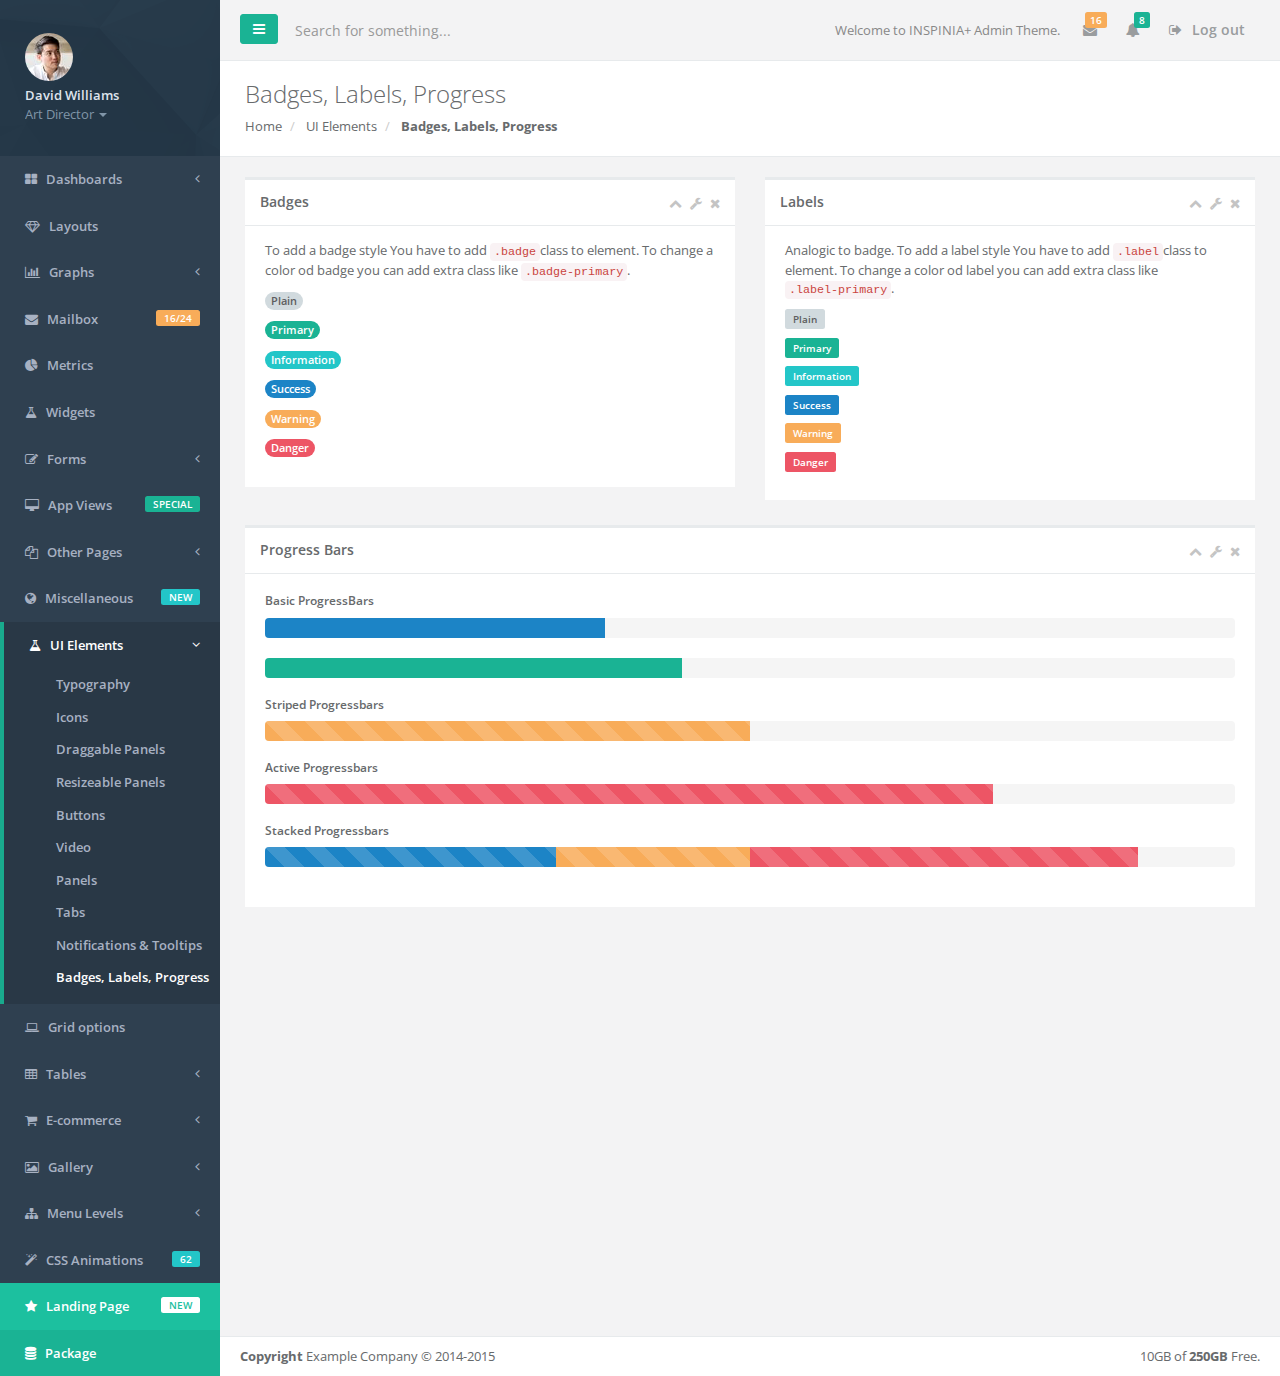
<file: WebRoot/static/inspinia/badges_labels.html>
<!DOCTYPE html>
<html>

<head>

    <meta charset="utf-8">
    <meta name="viewport" content="width=device-width, initial-scale=1.0">

    <title>INSPINIA | Badges, Labels, Progress</title>

    <link href="css/bootstrap.min.css" rel="stylesheet">
    <link href="font-awesome/css/font-awesome.css" rel="stylesheet">

    <link href="css/animate.css" rel="stylesheet">
    <link href="css/style.css" rel="stylesheet">

</head>

<body>

    <div id="wrapper">

    <nav class="navbar-default navbar-static-side" role="navigation">
        <div class="sidebar-collapse">
            <ul class="nav metismenu" id="side-menu">
                <li class="nav-header">
                    <div class="dropdown profile-element"> <span>
                            <img alt="image" class="img-circle" src="img/profile_small.jpg" />
                             </span>
                        <a data-toggle="dropdown" class="dropdown-toggle" href="badges_labels.html#">
                            <span class="clear"> <span class="block m-t-xs"> <strong class="font-bold">David Williams</strong>
                             </span> <span class="text-muted text-xs block">Art Director <b class="caret"></b></span> </span> </a>
                        <ul class="dropdown-menu animated fadeInRight m-t-xs">
                            <li><a href="profile.html">Profile</a></li>
                            <li><a href="contacts.html">Contacts</a></li>
                            <li><a href="mailbox.html">Mailbox</a></li>
                            <li class="divider"></li>
                            <li><a href="login.html">Logout</a></li>
                        </ul>
                    </div>
                    <div class="logo-element">
                        IN+
                    </div>
                </li>
                <li>
                    <a href="index.html"><i class="fa fa-th-large"></i> <span class="nav-label">Dashboards</span> <span class="fa arrow"></span></a>
                    <ul class="nav nav-second-level collapse">
                        <li><a href="index.html">Dashboard v.1</a></li>
                        <li><a href="dashboard_2.html">Dashboard v.2</a></li>
                        <li><a href="dashboard_3.html">Dashboard v.3</a></li>
                        <li><a href="dashboard_4_1.html">Dashboard v.4</a></li>
                        <li><a href="dashboard_5.html">Dashboard v.5 <span class="label label-primary pull-right">NEW</span></a></li>
                    </ul>
                </li>
                <li>
                    <a href="layouts.html"><i class="fa fa-diamond"></i> <span class="nav-label">Layouts</span></a>
                </li>
                <li>
                    <a href="badges_labels.html#"><i class="fa fa-bar-chart-o"></i> <span class="nav-label">Graphs</span><span class="fa arrow"></span></a>
                    <ul class="nav nav-second-level collapse">
                        <li><a href="graph_flot.html">Flot Charts</a></li>
                        <li><a href="graph_morris.html">Morris.js Charts</a></li>
                        <li><a href="graph_rickshaw.html">Rickshaw Charts</a></li>
                        <li><a href="graph_chartjs.html">Chart.js</a></li>
                        <li><a href="graph_chartist.html">Chartist</a></li>
                        <li><a href="c3.html">c3 charts</a></li>
                        <li><a href="graph_peity.html">Peity Charts</a></li>
                        <li><a href="graph_sparkline.html">Sparkline Charts</a></li>
                    </ul>
                </li>
                <li>
                    <a href="mailbox.html"><i class="fa fa-envelope"></i> <span class="nav-label">Mailbox </span><span class="label label-warning pull-right">16/24</span></a>
                    <ul class="nav nav-second-level collapse">
                        <li><a href="mailbox.html">Inbox</a></li>
                        <li><a href="mail_detail.html">Email view</a></li>
                        <li><a href="mail_compose.html">Compose email</a></li>
                        <li><a href="email_template.html">Email templates</a></li>
                    </ul>
                </li>
                <li>
                    <a href="metrics.html"><i class="fa fa-pie-chart"></i> <span class="nav-label">Metrics</span>  </a>
                </li>
                <li>
                    <a href="widgets.html"><i class="fa fa-flask"></i> <span class="nav-label">Widgets</span></a>
                </li>
                <li>
                    <a href="badges_labels.html#"><i class="fa fa-edit"></i> <span class="nav-label">Forms</span><span class="fa arrow"></span></a>
                    <ul class="nav nav-second-level collapse">
                        <li><a href="form_basic.html">Basic form</a></li>
                        <li><a href="form_advanced.html">Advanced Plugins</a></li>
                        <li><a href="form_wizard.html">Wizard</a></li>
                        <li><a href="form_file_upload.html">File Upload</a></li>
                        <li><a href="form_editors.html">Text Editor</a></li>
                        <li><a href="form_markdown.html">Markdown</a></li>
                    </ul>
                </li>
                <li>
                    <a href="badges_labels.html#"><i class="fa fa-desktop"></i> <span class="nav-label">App Views</span>  <span class="pull-right label label-primary">SPECIAL</span></a>
                    <ul class="nav nav-second-level collapse">
                        <li><a href="contacts.html">Contacts</a></li>
                        <li><a href="profile.html">Profile</a></li>
                        <li><a href="profile_2.html">Profile v.2</a></li>
                        <li><a href="contacts_2.html">Contacts v.2</a></li>
                        <li><a href="projects.html">Projects</a></li>
                        <li><a href="project_detail.html">Project detail</a></li>
                        <li><a href="teams_board.html">Teams board</a></li>
                        <li><a href="social_feed.html">Social feed</a></li>
                        <li><a href="clients.html">Clients</a></li>
                        <li><a href="full_height.html">Outlook view</a></li>
                        <li><a href="vote_list.html">Vote list</a></li>
                        <li><a href="file_manager.html">File manager</a></li>
                        <li><a href="calendar.html">Calendar</a></li>
                        <li><a href="issue_tracker.html">Issue tracker</a></li>
                        <li><a href="blog.html">Blog</a></li>
                        <li><a href="article.html">Article</a></li>
                        <li><a href="faq.html">FAQ</a></li>
                        <li><a href="timeline.html">Timeline</a></li>
                        <li><a href="pin_board.html">Pin board</a></li>
                    </ul>
                </li>
                <li>
                    <a href="badges_labels.html#"><i class="fa fa-files-o"></i> <span class="nav-label">Other Pages</span><span class="fa arrow"></span></a>
                    <ul class="nav nav-second-level collapse">
                        <li><a href="search_results.html">Search results</a></li>
                        <li><a href="lockscreen.html">Lockscreen</a></li>
                        <li><a href="invoice.html">Invoice</a></li>
                        <li><a href="login.html">Login</a></li>
                        <li><a href="login_two_columns.html">Login v.2</a></li>
                        <li><a href="forgot_password.html">Forget password</a></li>
                        <li><a href="register.html">Register</a></li>
                        <li><a href="404.html">404 Page</a></li>
                        <li><a href="500.html">500 Page</a></li>
                        <li><a href="empty_page.html">Empty page</a></li>
                    </ul>
                </li>
                <li>
                    <a href="badges_labels.html#"><i class="fa fa-globe"></i> <span class="nav-label">Miscellaneous</span><span class="label label-info pull-right">NEW</span></a>
                    <ul class="nav nav-second-level collapse">
                        <li><a href="toastr_notifications.html">Notification</a></li>
                        <li><a href="nestable_list.html">Nestable list</a></li>
                        <li><a href="agile_board.html">Agile board</a></li>
                        <li><a href="timeline_2.html">Timeline v.2</a></li>
                        <li><a href="diff.html">Diff</a></li>
                        <li><a href="i18support.html">i18 support</a></li>
                        <li><a href="sweetalert.html">Sweet alert</a></li>
                        <li><a href="idle_timer.html">Idle timer</a></li>
                        <li><a href="truncate.html">Truncate</a></li>
                        <li><a href="spinners.html">Spinners</a></li>
                        <li><a href="tinycon.html">Live favicon</a></li>
                        <li><a href="google_maps.html">Google maps</a></li>
                        <li><a href="code_editor.html">Code editor</a></li>
                        <li><a href="modal_window.html">Modal window</a></li>
                        <li><a href="clipboard.html">Clipboard</a></li>
                        <li><a href="forum_main.html">Forum view</a></li>
                        <li><a href="validation.html">Validation</a></li>
                        <li><a href="tree_view.html">Tree view</a></li>
                        <li><a href="loading_buttons.html">Loading buttons</a></li>
                        <li><a href="chat_view.html">Chat view</a></li>
                        <li><a href="masonry.html">Masonry</a></li>
                        <li><a href="tour.html">Tour</a></li>
                    </ul>
                </li>
                <li class="active">
                    <a href="badges_labels.html#"><i class="fa fa-flask"></i> <span class="nav-label">UI Elements</span><span class="fa arrow"></span></a>
                    <ul class="nav nav-second-level">
                        <li><a href="typography.html">Typography</a></li>
                        <li><a href="icons.html">Icons</a></li>
                        <li><a href="draggable_panels.html">Draggable Panels</a></li> <li><a href="resizeable_panels.html">Resizeable Panels</a></li>
                        <li><a href="buttons.html">Buttons</a></li>
                        <li><a href="video.html">Video</a></li>
                        <li><a href="tabs_panels.html">Panels</a></li>
                        <li><a href="tabs.html">Tabs</a></li>
                        <li><a href="notifications.html">Notifications & Tooltips</a></li>
                        <li class="active"><a href="badges_labels.html">Badges, Labels, Progress</a></li>
                    </ul>
                </li>

                <li>
                    <a href="grid_options.html"><i class="fa fa-laptop"></i> <span class="nav-label">Grid options</span></a>
                </li>
                <li>
                    <a href="badges_labels.html#"><i class="fa fa-table"></i> <span class="nav-label">Tables</span><span class="fa arrow"></span></a>
                    <ul class="nav nav-second-level collapse">
                        <li><a href="table_basic.html">Static Tables</a></li>
                        <li><a href="table_data_tables.html">Data Tables</a></li>
                        <li><a href="table_foo_table.html">Foo Tables</a></li>
                        <li><a href="jq_grid.html">jqGrid</a></li>
                    </ul>
                </li>
                <li>
                    <a href="badges_labels.html#"><i class="fa fa-shopping-cart"></i> <span class="nav-label">E-commerce</span><span class="fa arrow"></span></a>
                    <ul class="nav nav-second-level collapse">
                        <li><a href="ecommerce_products_grid.html">Products grid</a></li>
                        <li><a href="ecommerce_product_list.html">Products list</a></li>
                        <li><a href="ecommerce_product.html">Product edit</a></li>
                        <li><a href="ecommerce_product_detail.html">Product detail</a></li>
                        <li><a href="ecommerce-cart.html">Cart</a></li>
                        <li><a href="ecommerce-orders.html">Orders</a></li>
                        <li><a href="ecommerce_payments.html">Credit Card form</a></li>
                    </ul>
                </li>
                <li>
                    <a href="badges_labels.html#"><i class="fa fa-picture-o"></i> <span class="nav-label">Gallery</span><span class="fa arrow"></span></a>
                    <ul class="nav nav-second-level collapse">
                        <li><a href="basic_gallery.html">Lightbox Gallery</a></li>
                        <li><a href="slick_carousel.html">Slick Carousel</a></li>
                        <li><a href="carousel.html">Bootstrap Carousel</a></li>

                    </ul>
                </li>
                <li>
                    <a href="badges_labels.html#"><i class="fa fa-sitemap"></i> <span class="nav-label">Menu Levels </span><span class="fa arrow"></span></a>
                    <ul class="nav nav-second-level collapse">
                        <li>
                            <a href="badges_labels.html#">Third Level <span class="fa arrow"></span></a>
                            <ul class="nav nav-third-level">
                                <li>
                                    <a href="badges_labels.html#">Third Level Item</a>
                                </li>
                                <li>
                                    <a href="badges_labels.html#">Third Level Item</a>
                                </li>
                                <li>
                                    <a href="badges_labels.html#">Third Level Item</a>
                                </li>

                            </ul>
                        </li>
                        <li><a href="badges_labels.html#">Second Level Item</a></li>
                        <li>
                            <a href="badges_labels.html#">Second Level Item</a></li>
                        <li>
                            <a href="badges_labels.html#">Second Level Item</a></li>
                    </ul>
                </li>
                <li>
                    <a href="css_animation.html"><i class="fa fa-magic"></i> <span class="nav-label">CSS Animations </span><span class="label label-info pull-right">62</span></a>
                </li>
                <li class="landing_link">
                    <a target="_blank" href="landing.html"><i class="fa fa-star"></i> <span class="nav-label">Landing Page</span> <span class="label label-warning pull-right">NEW</span></a>
                </li>
                <li class="special_link">
                    <a href="package.html"><i class="fa fa-database"></i> <span class="nav-label">Package</span></a>
                </li>
            </ul>

        </div>
    </nav>

        <div id="page-wrapper" class="gray-bg">
        <div class="row border-bottom">
        <nav class="navbar navbar-static-top" role="navigation" style="margin-bottom: 0">
            <div class="navbar-header">
                <a class="navbar-minimalize minimalize-styl-2 btn btn-primary " href="badges_labels.html#"><i class="fa fa-bars"></i> </a>
                <form role="search" class="navbar-form-custom" action="search_results.html">
                    <div class="form-group">
                        <input type="text" placeholder="Search for something..." class="form-control" name="top-search" id="top-search">
                    </div>
                </form>
            </div>
            <ul class="nav navbar-top-links navbar-right">
                <li>
                    <span class="m-r-sm text-muted welcome-message">Welcome to INSPINIA+ Admin Theme.</span>
                </li>
                <li class="dropdown">
                    <a class="dropdown-toggle count-info" data-toggle="dropdown" href="badges_labels.html#">
                        <i class="fa fa-envelope"></i>  <span class="label label-warning">16</span>
                    </a>
                    <ul class="dropdown-menu dropdown-messages">
                        <li>
                            <div class="dropdown-messages-box">
                                <a href="profile.html" class="pull-left">
                                    <img alt="image" class="img-circle" src="img/a7.jpg">
                                </a>
                                <div class="media-body">
                                    <small class="pull-right">46h ago</small>
                                    <strong>Mike Loreipsum</strong> started following <strong>Monica Smith</strong>. <br>
                                    <small class="text-muted">3 days ago at 7:58 pm - 10.06.2014</small>
                                </div>
                            </div>
                        </li>
                        <li class="divider"></li>
                        <li>
                            <div class="dropdown-messages-box">
                                <a href="profile.html" class="pull-left">
                                    <img alt="image" class="img-circle" src="img/a4.jpg">
                                </a>
                                <div class="media-body ">
                                    <small class="pull-right text-navy">5h ago</small>
                                    <strong>Chris Johnatan Overtunk</strong> started following <strong>Monica Smith</strong>. <br>
                                    <small class="text-muted">Yesterday 1:21 pm - 11.06.2014</small>
                                </div>
                            </div>
                        </li>
                        <li class="divider"></li>
                        <li>
                            <div class="dropdown-messages-box">
                                <a href="profile.html" class="pull-left">
                                    <img alt="image" class="img-circle" src="img/profile.jpg">
                                </a>
                                <div class="media-body ">
                                    <small class="pull-right">23h ago</small>
                                    <strong>Monica Smith</strong> love <strong>Kim Smith</strong>. <br>
                                    <small class="text-muted">2 days ago at 2:30 am - 11.06.2014</small>
                                </div>
                            </div>
                        </li>
                        <li class="divider"></li>
                        <li>
                            <div class="text-center link-block">
                                <a href="mailbox.html">
                                    <i class="fa fa-envelope"></i> <strong>Read All Messages</strong>
                                </a>
                            </div>
                        </li>
                    </ul>
                </li>
                <li class="dropdown">
                    <a class="dropdown-toggle count-info" data-toggle="dropdown" href="badges_labels.html#">
                        <i class="fa fa-bell"></i>  <span class="label label-primary">8</span>
                    </a>
                    <ul class="dropdown-menu dropdown-alerts">
                        <li>
                            <a href="mailbox.html">
                                <div>
                                    <i class="fa fa-envelope fa-fw"></i> You have 16 messages
                                    <span class="pull-right text-muted small">4 minutes ago</span>
                                </div>
                            </a>
                        </li>
                        <li class="divider"></li>
                        <li>
                            <a href="profile.html">
                                <div>
                                    <i class="fa fa-twitter fa-fw"></i> 3 New Followers
                                    <span class="pull-right text-muted small">12 minutes ago</span>
                                </div>
                            </a>
                        </li>
                        <li class="divider"></li>
                        <li>
                            <a href="grid_options.html">
                                <div>
                                    <i class="fa fa-upload fa-fw"></i> Server Rebooted
                                    <span class="pull-right text-muted small">4 minutes ago</span>
                                </div>
                            </a>
                        </li>
                        <li class="divider"></li>
                        <li>
                            <div class="text-center link-block">
                                <a href="notifications.html">
                                    <strong>See All Alerts</strong>
                                    <i class="fa fa-angle-right"></i>
                                </a>
                            </div>
                        </li>
                    </ul>
                </li>


                <li>
                    <a href="login.html">
                        <i class="fa fa-sign-out"></i> Log out
                    </a>
                </li>
            </ul>

        </nav>
        </div>
            <div class="row wrapper border-bottom white-bg page-heading">
                <div class="col-lg-10">
                    <h2>Badges, Labels, Progress</h2>
                    <ol class="breadcrumb">
                        <li>
                            <a href="index.html">Home</a>
                        </li>
                        <li>
                            <a>UI Elements</a>
                        </li>
                        <li class="active">
                            <strong>Badges, Labels, Progress</strong>
                        </li>
                    </ol>
                </div>
                <div class="col-lg-2">

                </div>
            </div>
        <div class="wrapper wrapper-content animated fadeInRight">
            <div class="row">
                <div class="col-lg-6">
                <div class="ibox float-e-margins">
                    <div class="ibox-title">
                        <h5>Badges</h5>
                        <div class="ibox-tools">
                            <a class="collapse-link">
                                <i class="fa fa-chevron-up"></i>
                            </a>
                            <a class="dropdown-toggle" data-toggle="dropdown" href="badges_labels.html#">
                                <i class="fa fa-wrench"></i>
                            </a>
                            <ul class="dropdown-menu dropdown-user">
                                <li><a href="badges_labels.html#">Config option 1</a>
                                </li>
                                <li><a href="badges_labels.html#">Config option 2</a>
                                </li>
                            </ul>
                            <a class="close-link">
                                <i class="fa fa-times"></i>
                            </a>
                        </div>
                    </div>
                    <div class="ibox-content">
                        <p>
                            To add a badge style You have to add <code>.badge</code>class to element. To change a color od badge you can add extra class like <code>.badge-primary</code>.
                        </p>
                            <p><span class="badge">Plain</span></p>
                            <p><span class="badge badge-primary">Primary</span></p>
                            <p><span class="badge badge-info">Information</span></p>
                            <p><span class="badge badge-success">Success</span></p>
                            <p><span class="badge badge-warning">Warning</span></p>
                            <p><span class="badge badge-danger">Danger</span></p>
                    </div>
                </div>
            </div>

                <div class="col-lg-6">
                    <div class="ibox float-e-margins">
                        <div class="ibox-title">
                            <h5>Labels</h5>
                            <div class="ibox-tools">
                                <a class="collapse-link">
                                    <i class="fa fa-chevron-up"></i>
                                </a>
                                <a class="dropdown-toggle" data-toggle="dropdown" href="badges_labels.html#">
                                    <i class="fa fa-wrench"></i>
                                </a>
                                <ul class="dropdown-menu dropdown-user">
                                    <li><a href="badges_labels.html#">Config option 1</a>
                                    </li>
                                    <li><a href="badges_labels.html#">Config option 2</a>
                                    </li>
                                </ul>
                                <a class="close-link">
                                    <i class="fa fa-times"></i>
                                </a>
                            </div>
                        </div>
                        <div class="ibox-content">
                            <p>
                                Analogic to badge. To add a label style You have to add <code>.label</code>class to element. To change a color od label you can add extra class like <code>.label-primary</code>.
                            </p>
                            <p><span class="label">Plain</span></p>
                            <p><span class="label label-primary">Primary</span></p>
                            <p><span class="label label-info">Information</span></p>
                            <p><span class="label label-success">Success</span></p>
                            <p><span class="label label-warning">Warning</span></p>
                            <p><span class="label label-danger">Danger</span></p>
                        </div>
                    </div>
                </div>

            </div>
            <div class="row">
                <div class="col-lg-12">
                    <div class="ibox float-e-margins">
                        <div class="ibox-title">
                            <h5>Progress Bars</h5>
                            <div class="ibox-tools">
                                <a class="collapse-link">
                                    <i class="fa fa-chevron-up"></i>
                                </a>
                                <a class="dropdown-toggle" data-toggle="dropdown" href="badges_labels.html#">
                                    <i class="fa fa-wrench"></i>
                                </a>
                                <ul class="dropdown-menu dropdown-user">
                                    <li><a href="badges_labels.html#">Config option 1</a>
                                    </li>
                                    <li><a href="badges_labels.html#">Config option 2</a>
                                    </li>
                                </ul>
                                <a class="close-link">
                                    <i class="fa fa-times"></i>
                                </a>
                            </div>
                        </div>
                        <div class="ibox-content">
                            <h5>Basic ProgressBars</h5>
                            <div class="progress">
                                <div style="width: 35%" aria-valuemax="100" aria-valuemin="0" aria-valuenow="35" role="progressbar" class="progress-bar progress-bar-success">
                                    <span class="sr-only">35% Complete (success)</span>
                                </div>
                            </div>

                            <div class="progress progress-bar-default">
                                <div style="width: 43%" aria-valuemax="100" aria-valuemin="0" aria-valuenow="43" role="progressbar" class="progress-bar">
                                    <span class="sr-only">43% Complete (success)</span>
                                </div>
                            </div>

                            <h5>Striped Progressbars</h5>

                            <div class="progress progress-striped">
                                <div style="width: 50%" aria-valuemax="100" aria-valuemin="0" aria-valuenow="50" role="progressbar" class="progress-bar progress-bar-warning">
                                    <span class="sr-only">40% Complete (success)</span>
                                </div>
                            </div>

                            <h5>Active Progressbars</h5>

                            <div class="progress progress-striped active">
                                <div style="width: 75%" aria-valuemax="100" aria-valuemin="0" aria-valuenow="75" role="progressbar" class="progress-bar progress-bar-danger">
                                    <span class="sr-only">40% Complete (success)</span>
                                </div>
                            </div>

                            <h5>Stacked Progressbars</h5>

                            <div class="progress progress-striped active">
                                <div style="width: 30%" class="progress-bar progress-bar-success">
                                    <span class="sr-only">30% Complete (success)</span>
                                </div>
                                <div style="width: 20%" class="progress-bar progress-bar-warning">
                                    <span class="sr-only">15% Complete (warning)</span>
                                </div>
                                <div style="width: 40%" class="progress-bar progress-bar-danger">
                                    <span class="sr-only">40% Complete (danger)</span>
                                </div>
                            </div>

                        </div>
                    </div>
                </div>
            </div>
        </div>
        <div class="footer">
            <div class="pull-right">
                10GB of <strong>250GB</strong> Free.
            </div>
            <div>
                <strong>Copyright</strong> Example Company &copy; 2014-2015
            </div>
        </div>

        </div>
        </div>


    <!-- Mainly scripts -->
    <script src="js/jquery-2.1.1.js"></script>
    <script src="js/bootstrap.min.js"></script>
    <script src="js/plugins/metisMenu/jquery.metisMenu.js"></script>
    <script src="js/plugins/slimscroll/jquery.slimscroll.min.js"></script>

    <!-- Custom and plugin javascript -->
    <script src="js/inspinia.js"></script>
    <script src="js/plugins/pace/pace.min.js"></script>


</body>

</html>
</file>
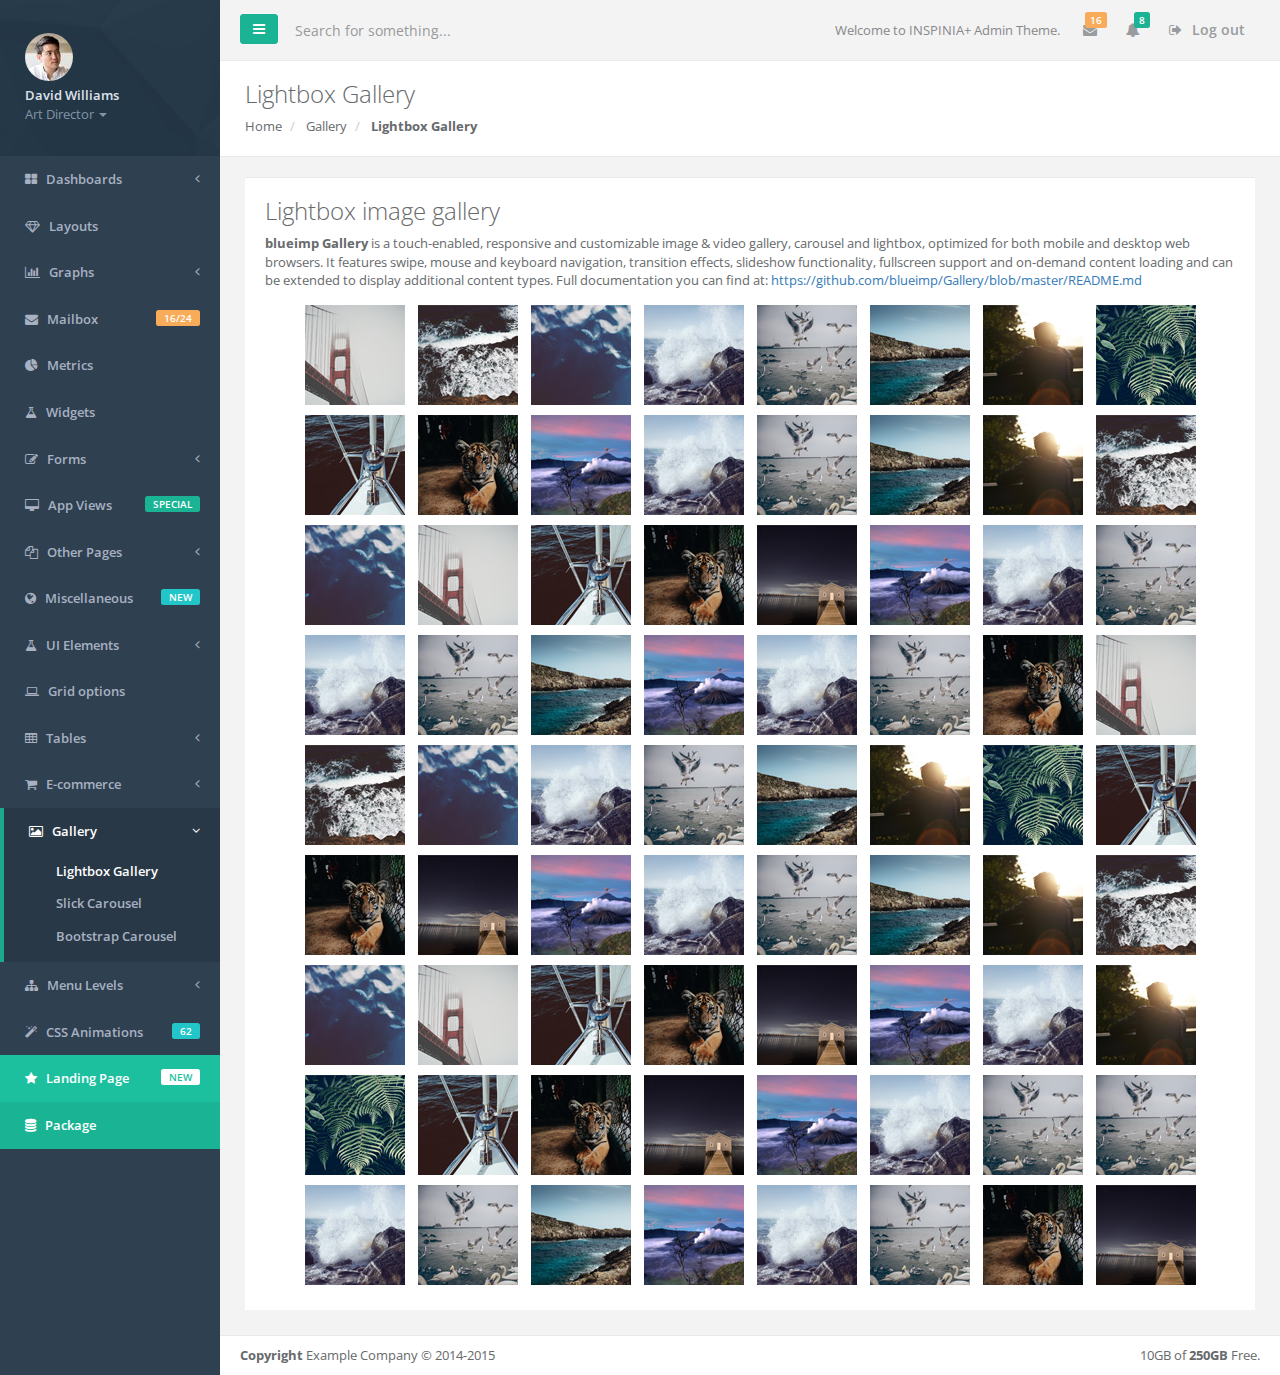
<file: WebRoot/static/inspinia/basic_gallery.html>
<!DOCTYPE html>
<html>

<head>

    <meta charset="utf-8">
    <meta name="viewport" content="width=device-width, initial-scale=1.0">

    <title>INSPINIA | Lightbox Gallery</title>

    <link href="css/bootstrap.min.css" rel="stylesheet">
    <link href="font-awesome/css/font-awesome.css" rel="stylesheet">
    <link href="css/plugins/blueimp/css/blueimp-gallery.min.css" rel="stylesheet">
    <link href="css/animate.css" rel="stylesheet">
    <link href="css/style.css" rel="stylesheet">

</head>

<body>

    <div id="wrapper">

    <nav class="navbar-default navbar-static-side" role="navigation">
        <div class="sidebar-collapse">
            <ul class="nav metismenu" id="side-menu">
                <li class="nav-header">
                    <div class="dropdown profile-element"> <span>
                            <img alt="image" class="img-circle" src="img/profile_small.jpg" />
                             </span>
                        <a data-toggle="dropdown" class="dropdown-toggle" href="basic_gallery.html#">
                            <span class="clear"> <span class="block m-t-xs"> <strong class="font-bold">David Williams</strong>
                             </span> <span class="text-muted text-xs block">Art Director <b class="caret"></b></span> </span> </a>
                        <ul class="dropdown-menu animated fadeInRight m-t-xs">
                            <li><a href="profile.html">Profile</a></li>
                            <li><a href="contacts.html">Contacts</a></li>
                            <li><a href="mailbox.html">Mailbox</a></li>
                            <li class="divider"></li>
                            <li><a href="login.html">Logout</a></li>
                        </ul>
                    </div>
                    <div class="logo-element">
                        IN+
                    </div>
                </li>
                <li>
                    <a href="index.html"><i class="fa fa-th-large"></i> <span class="nav-label">Dashboards</span> <span class="fa arrow"></span></a>
                    <ul class="nav nav-second-level collapse">
                        <li><a href="index.html">Dashboard v.1</a></li>
                        <li><a href="dashboard_2.html">Dashboard v.2</a></li>
                        <li><a href="dashboard_3.html">Dashboard v.3</a></li>
                        <li><a href="dashboard_4_1.html">Dashboard v.4</a></li>
                        <li><a href="dashboard_5.html">Dashboard v.5 <span class="label label-primary pull-right">NEW</span></a></li>
                    </ul>
                </li>
                <li>
                    <a href="layouts.html"><i class="fa fa-diamond"></i> <span class="nav-label">Layouts</span></a>
                </li>
                <li>
                    <a href="basic_gallery.html#"><i class="fa fa-bar-chart-o"></i> <span class="nav-label">Graphs</span><span class="fa arrow"></span></a>
                    <ul class="nav nav-second-level collapse">
                        <li><a href="graph_flot.html">Flot Charts</a></li>
                        <li><a href="graph_morris.html">Morris.js Charts</a></li>
                        <li><a href="graph_rickshaw.html">Rickshaw Charts</a></li>
                        <li><a href="graph_chartjs.html">Chart.js</a></li>
                        <li><a href="graph_chartist.html">Chartist</a></li>
                        <li><a href="c3.html">c3 charts</a></li>
                        <li><a href="graph_peity.html">Peity Charts</a></li>
                        <li><a href="graph_sparkline.html">Sparkline Charts</a></li>
                    </ul>
                </li>
                <li>
                    <a href="mailbox.html"><i class="fa fa-envelope"></i> <span class="nav-label">Mailbox </span><span class="label label-warning pull-right">16/24</span></a>
                    <ul class="nav nav-second-level collapse">
                        <li><a href="mailbox.html">Inbox</a></li>
                        <li><a href="mail_detail.html">Email view</a></li>
                        <li><a href="mail_compose.html">Compose email</a></li>
                        <li><a href="email_template.html">Email templates</a></li>
                    </ul>
                </li>
                <li>
                    <a href="metrics.html"><i class="fa fa-pie-chart"></i> <span class="nav-label">Metrics</span>  </a>
                </li>
                <li>
                    <a href="widgets.html"><i class="fa fa-flask"></i> <span class="nav-label">Widgets</span></a>
                </li>
                <li>
                    <a href="basic_gallery.html#"><i class="fa fa-edit"></i> <span class="nav-label">Forms</span><span class="fa arrow"></span></a>
                    <ul class="nav nav-second-level collapse">
                        <li><a href="form_basic.html">Basic form</a></li>
                        <li><a href="form_advanced.html">Advanced Plugins</a></li>
                        <li><a href="form_wizard.html">Wizard</a></li>
                        <li><a href="form_file_upload.html">File Upload</a></li>
                        <li><a href="form_editors.html">Text Editor</a></li>
                        <li><a href="form_markdown.html">Markdown</a></li>
                    </ul>
                </li>
                <li>
                    <a href="basic_gallery.html#"><i class="fa fa-desktop"></i> <span class="nav-label">App Views</span>  <span class="pull-right label label-primary">SPECIAL</span></a>
                    <ul class="nav nav-second-level collapse">
                        <li><a href="contacts.html">Contacts</a></li>
                        <li><a href="profile.html">Profile</a></li>
                        <li><a href="profile_2.html">Profile v.2</a></li>
                        <li><a href="contacts_2.html">Contacts v.2</a></li>
                        <li><a href="projects.html">Projects</a></li>
                        <li><a href="project_detail.html">Project detail</a></li>
                        <li><a href="teams_board.html">Teams board</a></li>
                        <li><a href="social_feed.html">Social feed</a></li>
                        <li><a href="clients.html">Clients</a></li>
                        <li><a href="full_height.html">Outlook view</a></li>
                        <li><a href="vote_list.html">Vote list</a></li>
                        <li><a href="file_manager.html">File manager</a></li>
                        <li><a href="calendar.html">Calendar</a></li>
                        <li><a href="issue_tracker.html">Issue tracker</a></li>
                        <li><a href="blog.html">Blog</a></li>
                        <li><a href="article.html">Article</a></li>
                        <li><a href="faq.html">FAQ</a></li>
                        <li><a href="timeline.html">Timeline</a></li>
                        <li><a href="pin_board.html">Pin board</a></li>
                    </ul>
                </li>
                <li>
                    <a href="basic_gallery.html#"><i class="fa fa-files-o"></i> <span class="nav-label">Other Pages</span><span class="fa arrow"></span></a>
                    <ul class="nav nav-second-level collapse">
                        <li><a href="search_results.html">Search results</a></li>
                        <li><a href="lockscreen.html">Lockscreen</a></li>
                        <li><a href="invoice.html">Invoice</a></li>
                        <li><a href="login.html">Login</a></li>
                        <li><a href="login_two_columns.html">Login v.2</a></li>
                        <li><a href="forgot_password.html">Forget password</a></li>
                        <li><a href="register.html">Register</a></li>
                        <li><a href="404.html">404 Page</a></li>
                        <li><a href="500.html">500 Page</a></li>
                        <li><a href="empty_page.html">Empty page</a></li>
                    </ul>
                </li>
                <li>
                    <a href="basic_gallery.html#"><i class="fa fa-globe"></i> <span class="nav-label">Miscellaneous</span><span class="label label-info pull-right">NEW</span></a>
                    <ul class="nav nav-second-level collapse">
                        <li><a href="toastr_notifications.html">Notification</a></li>
                        <li><a href="nestable_list.html">Nestable list</a></li>
                        <li><a href="agile_board.html">Agile board</a></li>
                        <li><a href="timeline_2.html">Timeline v.2</a></li>
                        <li><a href="diff.html">Diff</a></li>
                        <li><a href="i18support.html">i18 support</a></li>
                        <li><a href="sweetalert.html">Sweet alert</a></li>
                        <li><a href="idle_timer.html">Idle timer</a></li>
                        <li><a href="truncate.html">Truncate</a></li>
                        <li><a href="spinners.html">Spinners</a></li>
                        <li><a href="tinycon.html">Live favicon</a></li>
                        <li><a href="google_maps.html">Google maps</a></li>
                        <li><a href="code_editor.html">Code editor</a></li>
                        <li><a href="modal_window.html">Modal window</a></li>
                        <li><a href="clipboard.html">Clipboard</a></li>
                        <li><a href="forum_main.html">Forum view</a></li>
                        <li><a href="validation.html">Validation</a></li>
                        <li><a href="tree_view.html">Tree view</a></li>
                        <li><a href="loading_buttons.html">Loading buttons</a></li>
                        <li><a href="chat_view.html">Chat view</a></li>
                        <li><a href="masonry.html">Masonry</a></li>
                        <li><a href="tour.html">Tour</a></li>
                    </ul>
                </li>
                <li>
                    <a href="basic_gallery.html#"><i class="fa fa-flask"></i> <span class="nav-label">UI Elements</span><span class="fa arrow"></span></a>
                    <ul class="nav nav-second-level collapse">
                        <li><a href="typography.html">Typography</a></li>
                        <li><a href="icons.html">Icons</a></li>
                        <li><a href="draggable_panels.html">Draggable Panels</a></li> <li><a href="resizeable_panels.html">Resizeable Panels</a></li>
                        <li><a href="buttons.html">Buttons</a></li>
                        <li><a href="video.html">Video</a></li>
                        <li><a href="tabs_panels.html">Panels</a></li>
                        <li><a href="tabs.html">Tabs</a></li>
                        <li><a href="notifications.html">Notifications & Tooltips</a></li>
                        <li><a href="badges_labels.html">Badges, Labels, Progress</a></li>
                    </ul>
                </li>

                <li>
                    <a href="grid_options.html"><i class="fa fa-laptop"></i> <span class="nav-label">Grid options</span></a>
                </li>
                <li>
                    <a href="basic_gallery.html#"><i class="fa fa-table"></i> <span class="nav-label">Tables</span><span class="fa arrow"></span></a>
                    <ul class="nav nav-second-level collapse">
                        <li><a href="table_basic.html">Static Tables</a></li>
                        <li><a href="table_data_tables.html">Data Tables</a></li>
                        <li><a href="table_foo_table.html">Foo Tables</a></li>
                        <li><a href="jq_grid.html">jqGrid</a></li>
                    </ul>
                </li>
                <li>
                    <a href="basic_gallery.html#"><i class="fa fa-shopping-cart"></i> <span class="nav-label">E-commerce</span><span class="fa arrow"></span></a>
                    <ul class="nav nav-second-level collapse">
                        <li><a href="ecommerce_products_grid.html">Products grid</a></li>
                        <li><a href="ecommerce_product_list.html">Products list</a></li>
                        <li><a href="ecommerce_product.html">Product edit</a></li>
                        <li><a href="ecommerce_product_detail.html">Product detail</a></li>
                        <li><a href="ecommerce-cart.html">Cart</a></li>
                        <li><a href="ecommerce-orders.html">Orders</a></li>
                        <li><a href="ecommerce_payments.html">Credit Card form</a></li>
                    </ul>
                </li>
                <li class="active">
                    <a href="basic_gallery.html#"><i class="fa fa-picture-o"></i> <span class="nav-label">Gallery</span><span class="fa arrow"></span></a>
                    <ul class="nav nav-second-level">
                        <li class="active"><a href="basic_gallery.html">Lightbox Gallery</a></li>
                        <li><a href="slick_carousel.html">Slick Carousel</a></li>
                        <li><a href="carousel.html">Bootstrap Carousel</a></li>

                    </ul>
                </li>
                <li>
                    <a href="basic_gallery.html#"><i class="fa fa-sitemap"></i> <span class="nav-label">Menu Levels </span><span class="fa arrow"></span></a>
                    <ul class="nav nav-second-level collapse">
                        <li>
                            <a href="basic_gallery.html#">Third Level <span class="fa arrow"></span></a>
                            <ul class="nav nav-third-level">
                                <li>
                                    <a href="basic_gallery.html#">Third Level Item</a>
                                </li>
                                <li>
                                    <a href="basic_gallery.html#">Third Level Item</a>
                                </li>
                                <li>
                                    <a href="basic_gallery.html#">Third Level Item</a>
                                </li>

                            </ul>
                        </li>
                        <li><a href="basic_gallery.html#">Second Level Item</a></li>
                        <li>
                            <a href="basic_gallery.html#">Second Level Item</a></li>
                        <li>
                            <a href="basic_gallery.html#">Second Level Item</a></li>
                    </ul>
                </li>
                <li>
                    <a href="css_animation.html"><i class="fa fa-magic"></i> <span class="nav-label">CSS Animations </span><span class="label label-info pull-right">62</span></a>
                </li>
                <li class="landing_link">
                    <a target="_blank" href="landing.html"><i class="fa fa-star"></i> <span class="nav-label">Landing Page</span> <span class="label label-warning pull-right">NEW</span></a>
                </li>
                <li class="special_link">
                    <a href="package.html"><i class="fa fa-database"></i> <span class="nav-label">Package</span></a>
                </li>
            </ul>

        </div>
    </nav>

        <div id="page-wrapper" class="gray-bg">
        <div class="row border-bottom">
        <nav class="navbar navbar-static-top" role="navigation" style="margin-bottom: 0">
        <div class="navbar-header">
            <a class="navbar-minimalize minimalize-styl-2 btn btn-primary " href="basic_gallery.html#"><i class="fa fa-bars"></i> </a>
            <form role="search" class="navbar-form-custom" action="search_results.html">
                <div class="form-group">
                    <input type="text" placeholder="Search for something..." class="form-control" name="top-search" id="top-search">
                </div>
            </form>
        </div>
            <ul class="nav navbar-top-links navbar-right">
                <li>
                    <span class="m-r-sm text-muted welcome-message">Welcome to INSPINIA+ Admin Theme.</span>
                </li>
                <li class="dropdown">
                    <a class="dropdown-toggle count-info" data-toggle="dropdown" href="basic_gallery.html#">
                        <i class="fa fa-envelope"></i>  <span class="label label-warning">16</span>
                    </a>
                    <ul class="dropdown-menu dropdown-messages">
                        <li>
                            <div class="dropdown-messages-box">
                                <a href="profile.html" class="pull-left">
                                    <img alt="image" class="img-circle" src="img/a7.jpg">
                                </a>
                                <div class="media-body">
                                    <small class="pull-right">46h ago</small>
                                    <strong>Mike Loreipsum</strong> started following <strong>Monica Smith</strong>. <br>
                                    <small class="text-muted">3 days ago at 7:58 pm - 10.06.2014</small>
                                </div>
                            </div>
                        </li>
                        <li class="divider"></li>
                        <li>
                            <div class="dropdown-messages-box">
                                <a href="profile.html" class="pull-left">
                                    <img alt="image" class="img-circle" src="img/a4.jpg">
                                </a>
                                <div class="media-body ">
                                    <small class="pull-right text-navy">5h ago</small>
                                    <strong>Chris Johnatan Overtunk</strong> started following <strong>Monica Smith</strong>. <br>
                                    <small class="text-muted">Yesterday 1:21 pm - 11.06.2014</small>
                                </div>
                            </div>
                        </li>
                        <li class="divider"></li>
                        <li>
                            <div class="dropdown-messages-box">
                                <a href="profile.html" class="pull-left">
                                    <img alt="image" class="img-circle" src="img/profile.jpg">
                                </a>
                                <div class="media-body ">
                                    <small class="pull-right">23h ago</small>
                                    <strong>Monica Smith</strong> love <strong>Kim Smith</strong>. <br>
                                    <small class="text-muted">2 days ago at 2:30 am - 11.06.2014</small>
                                </div>
                            </div>
                        </li>
                        <li class="divider"></li>
                        <li>
                            <div class="text-center link-block">
                                <a href="mailbox.html">
                                    <i class="fa fa-envelope"></i> <strong>Read All Messages</strong>
                                </a>
                            </div>
                        </li>
                    </ul>
                </li>
                <li class="dropdown">
                    <a class="dropdown-toggle count-info" data-toggle="dropdown" href="basic_gallery.html#">
                        <i class="fa fa-bell"></i>  <span class="label label-primary">8</span>
                    </a>
                    <ul class="dropdown-menu dropdown-alerts">
                        <li>
                            <a href="mailbox.html">
                                <div>
                                    <i class="fa fa-envelope fa-fw"></i> You have 16 messages
                                    <span class="pull-right text-muted small">4 minutes ago</span>
                                </div>
                            </a>
                        </li>
                        <li class="divider"></li>
                        <li>
                            <a href="profile.html">
                                <div>
                                    <i class="fa fa-twitter fa-fw"></i> 3 New Followers
                                    <span class="pull-right text-muted small">12 minutes ago</span>
                                </div>
                            </a>
                        </li>
                        <li class="divider"></li>
                        <li>
                            <a href="grid_options.html">
                                <div>
                                    <i class="fa fa-upload fa-fw"></i> Server Rebooted
                                    <span class="pull-right text-muted small">4 minutes ago</span>
                                </div>
                            </a>
                        </li>
                        <li class="divider"></li>
                        <li>
                            <div class="text-center link-block">
                                <a href="notifications.html">
                                    <strong>See All Alerts</strong>
                                    <i class="fa fa-angle-right"></i>
                                </a>
                            </div>
                        </li>
                    </ul>
                </li>


                <li>
                    <a href="login.html">
                        <i class="fa fa-sign-out"></i> Log out
                    </a>
                </li>
            </ul>

        </nav>
        </div>
            <div class="row wrapper border-bottom white-bg page-heading">
                <div class="col-lg-10">
                    <h2>Lightbox Gallery</h2>
                    <ol class="breadcrumb">
                        <li>
                            <a href="index.html">Home</a>
                        </li>
                        <li>
                            <a>Gallery</a>
                        </li>
                        <li class="active">
                            <strong>Lightbox Gallery</strong>
                        </li>
                    </ol>
                </div>
                <div class="col-lg-2">

                </div>
            </div>
        <div class="wrapper wrapper-content">
            <div class="row">
                <div class="col-lg-12">
                <div class="ibox float-e-margins">

                    <div class="ibox-content">

                        <h2>Lightbox image gallery</h2>
                        <p>
                            <strong>blueimp Gallery</strong> is a touch-enabled, responsive and customizable image & video gallery, carousel and lightbox, optimized for both mobile and desktop web browsers.
                            It features swipe, mouse and keyboard navigation, transition effects, slideshow functionality, fullscreen support and on-demand content loading and can be extended to display additional content types.
                            Full documentation you can find at: <a href="https://github.com/blueimp/Gallery/blob/master/README.md" target="_blank">https://github.com/blueimp/Gallery/blob/master/README.md</a>
                        </p>

                        <div class="lightBoxGallery">
                            <a href="img/gallery/1.jpg" title="Image from Unsplash" data-gallery=""><img src="img/gallery/1s.jpg"></a>
                            <a href="img/gallery/2.jpg" title="Image from Unsplash" data-gallery=""><img src="img/gallery/2s.jpg"></a>
                            <a href="img/gallery/3.jpg" title="Image from Unsplash" data-gallery=""><img src="img/gallery/3s.jpg"></a>
                            <a href="img/gallery/4.jpg" title="Image from Unsplash" data-gallery=""><img src="img/gallery/4s.jpg"></a>
                            <a href="img/gallery/5.jpg" title="Image from Unsplash" data-gallery=""><img src="img/gallery/5s.jpg"></a>
                            <a href="img/gallery/6.jpg" title="Image from Unsplash" data-gallery=""><img src="img/gallery/6s.jpg"></a>
                            <a href="img/gallery/7.jpg" title="Image from Unsplash" data-gallery=""><img src="img/gallery/7s.jpg"></a>
                            <a href="img/gallery/8.jpg" title="Image from Unsplash" data-gallery=""><img src="img/gallery/8s.jpg"></a>
                            <a href="img/gallery/9.jpg" title="Image from Unsplash" data-gallery=""><img src="img/gallery/9s.jpg"></a>
                            <a href="img/gallery/10.jpg" title="Image from Unsplash" data-gallery=""><img src="img/gallery/10s.jpg"></a>
                            <a href="img/gallery/12.jpg" title="Image from Unsplash" data-gallery=""><img src="img/gallery/12s.jpg"></a>
                            <a href="img/gallery/4.jpg" title="Image from Unsplash" data-gallery=""><img src="img/gallery/4s.jpg"></a>
                            <a href="img/gallery/5.jpg" title="Image from Unsplash" data-gallery=""><img src="img/gallery/5s.jpg"></a>
                            <a href="img/gallery/6.jpg" title="Image from Unsplash" data-gallery=""><img src="img/gallery/6s.jpg"></a>
                            <a href="img/gallery/7.jpg" title="Image from Unsplash" data-gallery=""><img src="img/gallery/7s.jpg"></a>
                            <a href="img/gallery/2.jpg" title="Image from Unsplash" data-gallery=""><img src="img/gallery/2s.jpg"></a>
                            <a href="img/gallery/3.jpg" title="Image from Unsplash" data-gallery=""><img src="img/gallery/3s.jpg"></a>
                            <a href="img/gallery/1.jpg" title="Image from Unsplash" data-gallery=""><img src="img/gallery/1s.jpg"></a>
                            <a href="img/gallery/9.jpg" title="Image from Unsplash" data-gallery=""><img src="img/gallery/9s.jpg"></a>
                            <a href="img/gallery/10.jpg" title="Image from Unsplash" data-gallery=""><img src="img/gallery/10s.jpg"></a>
                            <a href="img/gallery/11.jpg" title="Image from Unsplash" data-gallery=""><img src="img/gallery/11s.jpg"></a>
                            <a href="img/gallery/12.jpg" title="Image from Unsplash" data-gallery=""><img src="img/gallery/12s.jpg"></a>
                            <a href="img/gallery/4.jpg" title="Image from Unsplash" data-gallery=""><img src="img/gallery/4s.jpg"></a>
                            <a href="img/gallery/5.jpg" title="Image from Unsplash" data-gallery=""><img src="img/gallery/5s.jpg"></a>
                            <a href="img/gallery/4.jpg" title="Image from Unsplash" data-gallery=""><img src="img/gallery/4s.jpg"></a>
                            <a href="img/gallery/5.jpg" title="Image from Unsplash" data-gallery=""><img src="img/gallery/5s.jpg"></a>
                            <a href="img/gallery/6.jpg" title="Image from Unsplash" data-gallery=""><img src="img/gallery/6s.jpg"></a>
                            <a href="img/gallery/12.jpg" title="Image from Unsplash" data-gallery=""><img src="img/gallery/12s.jpg"></a>
                            <a href="img/gallery/4.jpg" title="Image from Unsplash" data-gallery=""><img src="img/gallery/4s.jpg"></a>
                            <a href="img/gallery/5.jpg" title="Image from Unsplash" data-gallery=""><img src="img/gallery/5s.jpg"></a>
                            <a href="img/gallery/10.jpg" title="Image from Unsplash" data-gallery=""><img src="img/gallery/10s.jpg"></a>
                            <a href="img/gallery/1.jpg" title="Image from Unsplash" data-gallery=""><img src="img/gallery/1s.jpg"></a>
                            <a href="img/gallery/2.jpg" title="Image from Unsplash" data-gallery=""><img src="img/gallery/2s.jpg"></a>
                            <a href="img/gallery/3.jpg" title="Image from Unsplash" data-gallery=""><img src="img/gallery/3s.jpg"></a>
                            <a href="img/gallery/4.jpg" title="Image from Unsplash" data-gallery=""><img src="img/gallery/4s.jpg"></a>
                            <a href="img/gallery/5.jpg" title="Image from Unsplash" data-gallery=""><img src="img/gallery/5s.jpg"></a>
                            <a href="img/gallery/6.jpg" title="Image from Unsplash" data-gallery=""><img src="img/gallery/6s.jpg"></a>
                            <a href="img/gallery/7.jpg" title="Image from Unsplash" data-gallery=""><img src="img/gallery/7s.jpg"></a>
                            <a href="img/gallery/8.jpg" title="Image from Unsplash" data-gallery=""><img src="img/gallery/8s.jpg"></a>
                            <a href="img/gallery/9.jpg" title="Image from Unsplash" data-gallery=""><img src="img/gallery/9s.jpg"></a>
                            <a href="img/gallery/10.jpg" title="Image from Unsplash" data-gallery=""><img src="img/gallery/10s.jpg"></a>
                            <a href="img/gallery/11.jpg" title="Image from Unsplash" data-gallery=""><img src="img/gallery/11s.jpg"></a>
                            <a href="img/gallery/12.jpg" title="Image from Unsplash" data-gallery=""><img src="img/gallery/12s.jpg"></a>
                            <a href="img/gallery/4.jpg" title="Image from Unsplash" data-gallery=""><img src="img/gallery/4s.jpg"></a>
                            <a href="img/gallery/5.jpg" title="Image from Unsplash" data-gallery=""><img src="img/gallery/5s.jpg"></a>
                            <a href="img/gallery/6.jpg" title="Image from Unsplash" data-gallery=""><img src="img/gallery/6s.jpg"></a>
                            <a href="img/gallery/7.jpg" title="Image from Unsplash" data-gallery=""><img src="img/gallery/7s.jpg"></a>
                            <a href="img/gallery/2.jpg" title="Image from Unsplash" data-gallery=""><img src="img/gallery/2s.jpg"></a>
                            <a href="img/gallery/3.jpg" title="Image from Unsplash" data-gallery=""><img src="img/gallery/3s.jpg"></a>
                            <a href="img/gallery/1.jpg" title="Image from Unsplash" data-gallery=""><img src="img/gallery/1s.jpg"></a>
                            <a href="img/gallery/9.jpg" title="Image from Unsplash" data-gallery=""><img src="img/gallery/9s.jpg"></a>
                            <a href="img/gallery/10.jpg" title="Image from Unsplash" data-gallery=""><img src="img/gallery/10s.jpg"></a>
                            <a href="img/gallery/11.jpg" title="Image from Unsplash" data-gallery=""><img src="img/gallery/11s.jpg"></a>
                            <a href="img/gallery/12.jpg" title="Image from Unsplash" data-gallery=""><img src="img/gallery/12s.jpg"></a>
                            <a href="img/gallery/4.jpg" title="Image from Unsplash" data-gallery=""><img src="img/gallery/4s.jpg"></a>
                            <a href="img/gallery/7.jpg" title="Image from Unsplash" data-gallery=""><img src="img/gallery/7s.jpg"></a>
                            <a href="img/gallery/8.jpg" title="Image from Unsplash" data-gallery=""><img src="img/gallery/8s.jpg"></a>
                            <a href="img/gallery/9.jpg" title="Image from Unsplash" data-gallery=""><img src="img/gallery/9s.jpg"></a>
                            <a href="img/gallery/10.jpg" title="Image from Unsplash" data-gallery=""><img src="img/gallery/10s.jpg"></a>
                            <a href="img/gallery/11.jpg" title="Image from Unsplash" data-gallery=""><img src="img/gallery/11s.jpg"></a>
                            <a href="img/gallery/12.jpg" title="Image from Unsplash" data-gallery=""><img src="img/gallery/12s.jpg"></a>
                            <a href="img/gallery/4.jpg" title="Image from Unsplash" data-gallery=""><img src="img/gallery/4s.jpg"></a>
                            <a href="img/gallery/5.jpg" title="Image from Unsplash" data-gallery=""><img src="img/gallery/5s.jpg"></a>
                            <a href="img/gallery/5.jpg" title="Image from Unsplash" data-gallery=""><img src="img/gallery/5s.jpg"></a>
                            <a href="img/gallery/4.jpg" title="Image from Unsplash" data-gallery=""><img src="img/gallery/4s.jpg"></a>
                            <a href="img/gallery/5.jpg" title="Image from Unsplash" data-gallery=""><img src="img/gallery/5s.jpg"></a>
                            <a href="img/gallery/6.jpg" title="Image from Unsplash" data-gallery=""><img src="img/gallery/6s.jpg"></a>
                            <a href="img/gallery/12.jpg" title="Image from Unsplash" data-gallery=""><img src="img/gallery/12s.jpg"></a>
                            <a href="img/gallery/4.jpg" title="Image from Unsplash" data-gallery=""><img src="img/gallery/4s.jpg"></a>
                            <a href="img/gallery/5.jpg" title="Image from Unsplash" data-gallery=""><img src="img/gallery/5s.jpg"></a>
                            <a href="img/gallery/10.jpg" title="Image from Unsplash" data-gallery=""><img src="img/gallery/10s.jpg"></a>
                            <a href="img/gallery/11.jpg" title="Image from Unsplash" data-gallery=""><img src="img/gallery/11s.jpg"></a>

                            <!-- The Gallery as lightbox dialog, should be a child element of the document body -->
                            <div id="blueimp-gallery" class="blueimp-gallery">
                                <div class="slides"></div>
                                <h3 class="title"></h3>
                                <a class="prev">‹</a>
                                <a class="next">›</a>
                                <a class="close">×</a>
                                <a class="play-pause"></a>
                                <ol class="indicator"></ol>
                            </div>

                        </div>

                    </div>
                </div>
            </div>

            </div>
        </div>
        <div class="footer">
            <div class="pull-right">
                10GB of <strong>250GB</strong> Free.
            </div>
            <div>
                <strong>Copyright</strong> Example Company &copy; 2014-2015
            </div>
        </div>

        </div>
        </div>



    <!-- Mainly scripts -->
    <script src="js/jquery-2.1.1.js"></script>
    <script src="js/bootstrap.min.js"></script>
    <script src="js/plugins/metisMenu/jquery.metisMenu.js"></script>
    <script src="js/plugins/slimscroll/jquery.slimscroll.min.js"></script>

    <!-- Custom and plugin javascript -->
    <script src="js/inspinia.js"></script>
    <script src="js/plugins/pace/pace.min.js"></script>

    <!-- blueimp gallery -->
    <script src="js/plugins/blueimp/jquery.blueimp-gallery.min.js"></script>

</body>

</html>
</file>
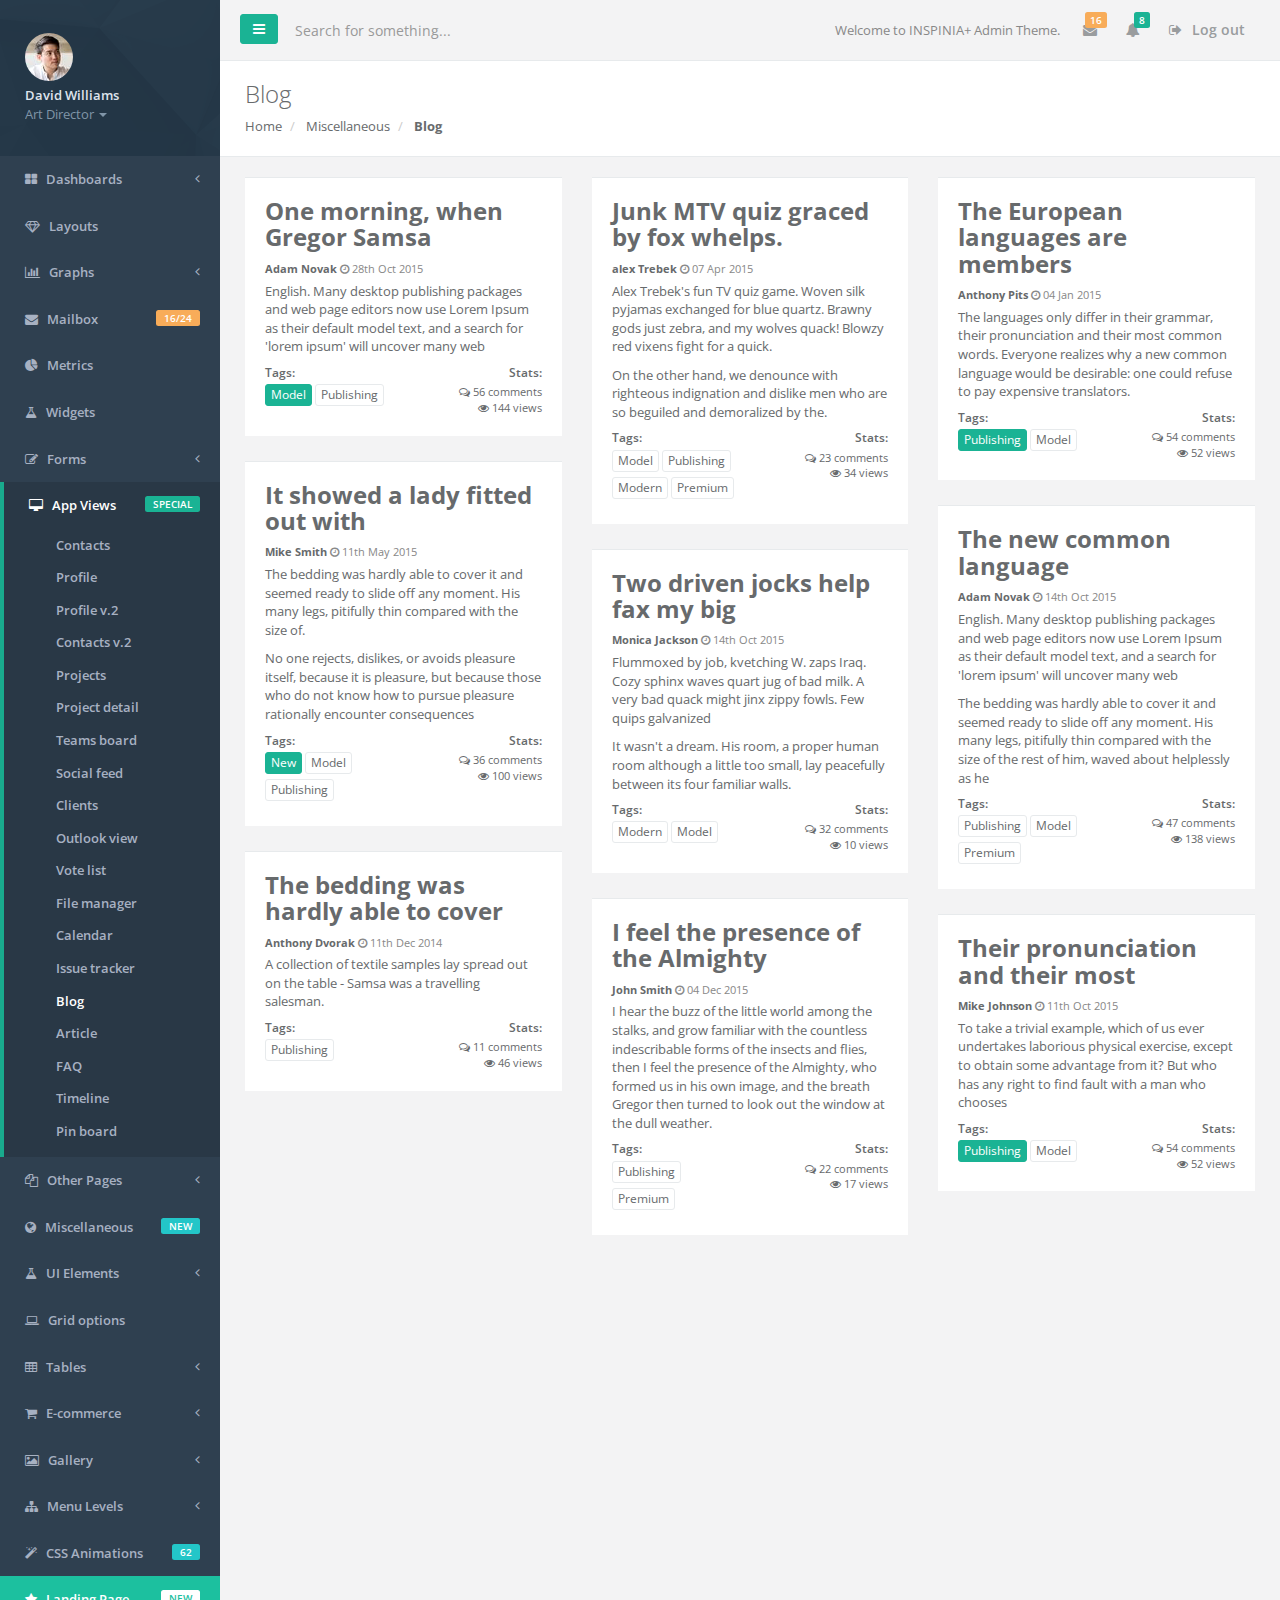
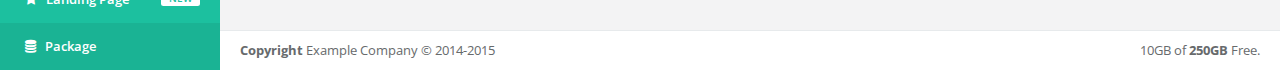
<file: WebRoot/static/inspinia/blog.html>
<!DOCTYPE html>
<html>

<head>

    <meta charset="utf-8">
    <meta name="viewport" content="width=device-width, initial-scale=1.0">

    <title>INSPINIA | Blog</title>

    <link href="css/bootstrap.min.css" rel="stylesheet">
    <link href="font-awesome/css/font-awesome.css" rel="stylesheet">

    <!-- Toastr style -->
    <link href="css/plugins/toastr/toastr.min.css" rel="stylesheet">

    <link href="css/animate.css" rel="stylesheet">
    <link href="css/style.css" rel="stylesheet">



</head>

<body>

    <div id="wrapper">

    <nav class="navbar-default navbar-static-side" role="navigation">
        <div class="sidebar-collapse">
            <ul class="nav metismenu" id="side-menu">
                <li class="nav-header">
                    <div class="dropdown profile-element"> <span>
                            <img alt="image" class="img-circle" src="img/profile_small.jpg" />
                             </span>
                        <a data-toggle="dropdown" class="dropdown-toggle" href="blog.html#">
                            <span class="clear"> <span class="block m-t-xs"> <strong class="font-bold">David Williams</strong>
                             </span> <span class="text-muted text-xs block">Art Director <b class="caret"></b></span> </span> </a>
                        <ul class="dropdown-menu animated fadeInRight m-t-xs">
                            <li><a href="profile.html">Profile</a></li>
                            <li><a href="contacts.html">Contacts</a></li>
                            <li><a href="mailbox.html">Mailbox</a></li>
                            <li class="divider"></li>
                            <li><a href="login.html">Logout</a></li>
                        </ul>
                    </div>
                    <div class="logo-element">
                        IN+
                    </div>
                </li>
                <li>
                    <a href="index.html"><i class="fa fa-th-large"></i> <span class="nav-label">Dashboards</span> <span class="fa arrow"></span></a>
                    <ul class="nav nav-second-level collapse">
                        <li><a href="index.html">Dashboard v.1</a></li>
                        <li><a href="dashboard_2.html">Dashboard v.2</a></li>
                        <li><a href="dashboard_3.html">Dashboard v.3</a></li>
                        <li><a href="dashboard_4_1.html">Dashboard v.4</a></li>
                        <li><a href="dashboard_5.html">Dashboard v.5 <span class="label label-primary pull-right">NEW</span></a></li>
                    </ul>
                </li>
                <li>
                    <a href="layouts.html"><i class="fa fa-diamond"></i> <span class="nav-label">Layouts</span></a>
                </li>
                <li>
                    <a href="blog.html#"><i class="fa fa-bar-chart-o"></i> <span class="nav-label">Graphs</span><span class="fa arrow"></span></a>
                    <ul class="nav nav-second-level collapse">
                        <li><a href="graph_flot.html">Flot Charts</a></li>
                        <li><a href="graph_morris.html">Morris.js Charts</a></li>
                        <li><a href="graph_rickshaw.html">Rickshaw Charts</a></li>
                        <li><a href="graph_chartjs.html">Chart.js</a></li>
                        <li><a href="graph_chartist.html">Chartist</a></li>
                        <li><a href="c3.html">c3 charts</a></li>
                        <li><a href="graph_peity.html">Peity Charts</a></li>
                        <li><a href="graph_sparkline.html">Sparkline Charts</a></li>
                    </ul>
                </li>
                <li>
                    <a href="mailbox.html"><i class="fa fa-envelope"></i> <span class="nav-label">Mailbox </span><span class="label label-warning pull-right">16/24</span></a>
                    <ul class="nav nav-second-level collapse">
                        <li><a href="mailbox.html">Inbox</a></li>
                        <li><a href="mail_detail.html">Email view</a></li>
                        <li><a href="mail_compose.html">Compose email</a></li>
                        <li><a href="email_template.html">Email templates</a></li>
                    </ul>
                </li>
                <li>
                    <a href="metrics.html"><i class="fa fa-pie-chart"></i> <span class="nav-label">Metrics</span>  </a>
                </li>
                <li>
                    <a href="widgets.html"><i class="fa fa-flask"></i> <span class="nav-label">Widgets</span></a>
                </li>
                <li>
                    <a href="blog.html#"><i class="fa fa-edit"></i> <span class="nav-label">Forms</span><span class="fa arrow"></span></a>
                    <ul class="nav nav-second-level collapse">
                        <li><a href="form_basic.html">Basic form</a></li>
                        <li><a href="form_advanced.html">Advanced Plugins</a></li>
                        <li><a href="form_wizard.html">Wizard</a></li>
                        <li><a href="form_file_upload.html">File Upload</a></li>
                        <li><a href="form_editors.html">Text Editor</a></li>
                        <li><a href="form_markdown.html">Markdown</a></li>
                    </ul>
                </li>
                <li class="active">
                    <a href="blog.html#"><i class="fa fa-desktop"></i> <span class="nav-label">App Views</span>  <span class="pull-right label label-primary">SPECIAL</span></a>
                    <ul class="nav nav-second-level">
                        <li><a href="contacts.html">Contacts</a></li>
                        <li><a href="profile.html">Profile</a></li>
                        <li><a href="profile_2.html">Profile v.2</a></li>
                        <li><a href="contacts_2.html">Contacts v.2</a></li>
                        <li><a href="projects.html">Projects</a></li>
                        <li><a href="project_detail.html">Project detail</a></li>
                        <li><a href="teams_board.html">Teams board</a></li>
                        <li><a href="social_feed.html">Social feed</a></li>
                        <li><a href="clients.html">Clients</a></li>
                        <li><a href="full_height.html">Outlook view</a></li>
                        <li><a href="vote_list.html">Vote list</a></li>
                        <li><a href="file_manager.html">File manager</a></li>
                        <li><a href="calendar.html">Calendar</a></li>
                        <li><a href="issue_tracker.html">Issue tracker</a></li>
                        <li class="active"><a href="blog.html">Blog</a></li>
                        <li><a href="article.html">Article</a></li>
                        <li><a href="faq.html">FAQ</a></li>
                        <li><a href="timeline.html">Timeline</a></li>
                        <li><a href="pin_board.html">Pin board</a></li>
                    </ul>
                </li>
                <li>
                    <a href="blog.html#"><i class="fa fa-files-o"></i> <span class="nav-label">Other Pages</span><span class="fa arrow"></span></a>
                    <ul class="nav nav-second-level collapse">
                        <li><a href="search_results.html">Search results</a></li>
                        <li><a href="lockscreen.html">Lockscreen</a></li>
                        <li><a href="invoice.html">Invoice</a></li>
                        <li><a href="login.html">Login</a></li>
                        <li><a href="login_two_columns.html">Login v.2</a></li>
                        <li><a href="forgot_password.html">Forget password</a></li>
                        <li><a href="register.html">Register</a></li>
                        <li><a href="404.html">404 Page</a></li>
                        <li><a href="500.html">500 Page</a></li>
                        <li><a href="empty_page.html">Empty page</a></li>
                    </ul>
                </li>
                <li>
                    <a href="blog.html#"><i class="fa fa-globe"></i> <span class="nav-label">Miscellaneous</span><span class="label label-info pull-right">NEW</span></a>
                    <ul class="nav nav-second-level collapse">
                        <li><a href="toastr_notifications.html">Notification</a></li>
                        <li><a href="nestable_list.html">Nestable list</a></li>
                        <li><a href="agile_board.html">Agile board</a></li>
                        <li><a href="timeline_2.html">Timeline v.2</a></li>
                        <li><a href="diff.html">Diff</a></li>
                        <li><a href="i18support.html">i18 support</a></li>
                        <li><a href="sweetalert.html">Sweet alert</a></li>
                        <li><a href="idle_timer.html">Idle timer</a></li>
                        <li><a href="truncate.html">Truncate</a></li>
                        <li><a href="spinners.html">Spinners</a></li>
                        <li><a href="tinycon.html">Live favicon</a></li>
                        <li><a href="google_maps.html">Google maps</a></li>
                        <li><a href="code_editor.html">Code editor</a></li>
                        <li><a href="modal_window.html">Modal window</a></li>
                        <li><a href="clipboard.html">Clipboard</a></li>
                        <li><a href="forum_main.html">Forum view</a></li>
                        <li><a href="validation.html">Validation</a></li>
                        <li><a href="tree_view.html">Tree view</a></li>
                        <li><a href="loading_buttons.html">Loading buttons</a></li>
                        <li><a href="chat_view.html">Chat view</a></li>
                        <li><a href="masonry.html">Masonry</a></li>
                        <li><a href="tour.html">Tour</a></li>
                    </ul>
                </li>
                <li>
                    <a href="blog.html#"><i class="fa fa-flask"></i> <span class="nav-label">UI Elements</span><span class="fa arrow"></span></a>
                    <ul class="nav nav-second-level collapse">
                        <li><a href="typography.html">Typography</a></li>
                        <li><a href="icons.html">Icons</a></li>
                        <li><a href="draggable_panels.html">Draggable Panels</a></li> <li><a href="resizeable_panels.html">Resizeable Panels</a></li>
                        <li><a href="buttons.html">Buttons</a></li>
                        <li><a href="video.html">Video</a></li>
                        <li><a href="tabs_panels.html">Panels</a></li>
                        <li><a href="tabs.html">Tabs</a></li>
                        <li><a href="notifications.html">Notifications & Tooltips</a></li>
                        <li><a href="badges_labels.html">Badges, Labels, Progress</a></li>
                    </ul>
                </li>

                <li>
                    <a href="grid_options.html"><i class="fa fa-laptop"></i> <span class="nav-label">Grid options</span></a>
                </li>
                <li>
                    <a href="blog.html#"><i class="fa fa-table"></i> <span class="nav-label">Tables</span><span class="fa arrow"></span></a>
                    <ul class="nav nav-second-level collapse">
                        <li><a href="table_basic.html">Static Tables</a></li>
                        <li><a href="table_data_tables.html">Data Tables</a></li>
                        <li><a href="table_foo_table.html">Foo Tables</a></li>
                        <li><a href="jq_grid.html">jqGrid</a></li>
                    </ul>
                </li>
                <li>
                    <a href="blog.html#"><i class="fa fa-shopping-cart"></i> <span class="nav-label">E-commerce</span><span class="fa arrow"></span></a>
                    <ul class="nav nav-second-level collapse">
                        <li><a href="ecommerce_products_grid.html">Products grid</a></li>
                        <li><a href="ecommerce_product_list.html">Products list</a></li>
                        <li><a href="ecommerce_product.html">Product edit</a></li>
                        <li><a href="ecommerce_product_detail.html">Product detail</a></li>
                        <li><a href="ecommerce-cart.html">Cart</a></li>
                        <li><a href="ecommerce-orders.html">Orders</a></li>
                        <li><a href="ecommerce_payments.html">Credit Card form</a></li>
                    </ul>
                </li>
                <li>
                    <a href="blog.html#"><i class="fa fa-picture-o"></i> <span class="nav-label">Gallery</span><span class="fa arrow"></span></a>
                    <ul class="nav nav-second-level collapse">
                        <li><a href="basic_gallery.html">Lightbox Gallery</a></li>
                        <li><a href="slick_carousel.html">Slick Carousel</a></li>
                        <li><a href="carousel.html">Bootstrap Carousel</a></li>

                    </ul>
                </li>
                <li>
                    <a href="blog.html#"><i class="fa fa-sitemap"></i> <span class="nav-label">Menu Levels </span><span class="fa arrow"></span></a>
                    <ul class="nav nav-second-level collapse">
                        <li>
                            <a href="blog.html#">Third Level <span class="fa arrow"></span></a>
                            <ul class="nav nav-third-level">
                                <li>
                                    <a href="blog.html#">Third Level Item</a>
                                </li>
                                <li>
                                    <a href="blog.html#">Third Level Item</a>
                                </li>
                                <li>
                                    <a href="blog.html#">Third Level Item</a>
                                </li>

                            </ul>
                        </li>
                        <li><a href="blog.html#">Second Level Item</a></li>
                        <li>
                            <a href="blog.html#">Second Level Item</a></li>
                        <li>
                            <a href="blog.html#">Second Level Item</a></li>
                    </ul>
                </li>
                <li>
                    <a href="css_animation.html"><i class="fa fa-magic"></i> <span class="nav-label">CSS Animations </span><span class="label label-info pull-right">62</span></a>
                </li>
                <li class="landing_link">
                    <a target="_blank" href="landing.html"><i class="fa fa-star"></i> <span class="nav-label">Landing Page</span> <span class="label label-warning pull-right">NEW</span></a>
                </li>
                <li class="special_link">
                    <a href="package.html"><i class="fa fa-database"></i> <span class="nav-label">Package</span></a>
                </li>
            </ul>

        </div>
    </nav>

        <div id="page-wrapper" class="gray-bg">
        <div class="row border-bottom">
        <nav class="navbar navbar-static-top" role="navigation" style="margin-bottom: 0">
        <div class="navbar-header">
            <a class="navbar-minimalize minimalize-styl-2 btn btn-primary " href="blog.html#"><i class="fa fa-bars"></i> </a>
            <form role="search" class="navbar-form-custom" action="search_results.html">
                <div class="form-group">
                    <input type="text" placeholder="Search for something..." class="form-control" name="top-search" id="top-search">
                </div>
            </form>
        </div>
            <ul class="nav navbar-top-links navbar-right">
                <li>
                    <span class="m-r-sm text-muted welcome-message">Welcome to INSPINIA+ Admin Theme.</span>
                </li>
                <li class="dropdown">
                    <a class="dropdown-toggle count-info" data-toggle="dropdown" href="blog.html#">
                        <i class="fa fa-envelope"></i>  <span class="label label-warning">16</span>
                    </a>
                    <ul class="dropdown-menu dropdown-messages">
                        <li>
                            <div class="dropdown-messages-box">
                                <a href="profile.html" class="pull-left">
                                    <img alt="image" class="img-circle" src="img/a7.jpg">
                                </a>
                                <div class="media-body">
                                    <small class="pull-right">46h ago</small>
                                    <strong>Mike Loreipsum</strong> started following <strong>Monica Smith</strong>. <br>
                                    <small class="text-muted">3 days ago at 7:58 pm - 10.06.2014</small>
                                </div>
                            </div>
                        </li>
                        <li class="divider"></li>
                        <li>
                            <div class="dropdown-messages-box">
                                <a href="profile.html" class="pull-left">
                                    <img alt="image" class="img-circle" src="img/a4.jpg">
                                </a>
                                <div class="media-body ">
                                    <small class="pull-right text-navy">5h ago</small>
                                    <strong>Chris Johnatan Overtunk</strong> started following <strong>Monica Smith</strong>. <br>
                                    <small class="text-muted">Yesterday 1:21 pm - 11.06.2014</small>
                                </div>
                            </div>
                        </li>
                        <li class="divider"></li>
                        <li>
                            <div class="dropdown-messages-box">
                                <a href="profile.html" class="pull-left">
                                    <img alt="image" class="img-circle" src="img/profile.jpg">
                                </a>
                                <div class="media-body ">
                                    <small class="pull-right">23h ago</small>
                                    <strong>Monica Smith</strong> love <strong>Kim Smith</strong>. <br>
                                    <small class="text-muted">2 days ago at 2:30 am - 11.06.2014</small>
                                </div>
                            </div>
                        </li>
                        <li class="divider"></li>
                        <li>
                            <div class="text-center link-block">
                                <a href="mailbox.html">
                                    <i class="fa fa-envelope"></i> <strong>Read All Messages</strong>
                                </a>
                            </div>
                        </li>
                    </ul>
                </li>
                <li class="dropdown">
                    <a class="dropdown-toggle count-info" data-toggle="dropdown" href="blog.html#">
                        <i class="fa fa-bell"></i>  <span class="label label-primary">8</span>
                    </a>
                    <ul class="dropdown-menu dropdown-alerts">
                        <li>
                            <a href="mailbox.html">
                                <div>
                                    <i class="fa fa-envelope fa-fw"></i> You have 16 messages
                                    <span class="pull-right text-muted small">4 minutes ago</span>
                                </div>
                            </a>
                        </li>
                        <li class="divider"></li>
                        <li>
                            <a href="profile.html">
                                <div>
                                    <i class="fa fa-twitter fa-fw"></i> 3 New Followers
                                    <span class="pull-right text-muted small">12 minutes ago</span>
                                </div>
                            </a>
                        </li>
                        <li class="divider"></li>
                        <li>
                            <a href="grid_options.html">
                                <div>
                                    <i class="fa fa-upload fa-fw"></i> Server Rebooted
                                    <span class="pull-right text-muted small">4 minutes ago</span>
                                </div>
                            </a>
                        </li>
                        <li class="divider"></li>
                        <li>
                            <div class="text-center link-block">
                                <a href="notifications.html">
                                    <strong>See All Alerts</strong>
                                    <i class="fa fa-angle-right"></i>
                                </a>
                            </div>
                        </li>
                    </ul>
                </li>


                <li>
                    <a href="login.html">
                        <i class="fa fa-sign-out"></i> Log out
                    </a>
                </li>
            </ul>

        </nav>
        </div>
            <div class="row wrapper border-bottom white-bg page-heading">
                <div class="col-lg-10">
                    <h2>Blog</h2>
                    <ol class="breadcrumb">
                        <li>
                            <a href="index.html">Home</a>
                        </li>
                        <li>
                            <a>Miscellaneous</a>
                        </li>
                        <li class="active">
                            <strong>Blog</strong>
                        </li>
                    </ol>
                </div>
                <div class="col-lg-2">

                </div>
            </div>

        <div class="wrapper wrapper-content  animated fadeInRight blog">
            <div class="row">
                <div class="col-lg-4">
                    <div class="ibox">
                        <div class="ibox-content">
                            <a href="article.html" class="btn-link">
                                <h2>
                                    One morning, when Gregor Samsa
                                </h2>
                            </a>
                            <div class="small m-b-xs">
                                <strong>Adam Novak</strong> <span class="text-muted"><i class="fa fa-clock-o"></i> 28th Oct 2015</span>
                            </div>
                            <p>
                                English. Many desktop publishing packages and web page editors now use Lorem Ipsum as their default model text, and a search for 'lorem ipsum' will uncover many web
                            </p>
                            <div class="row">
                                <div class="col-md-6">
                                        <h5>Tags:</h5>
                                        <button class="btn btn-primary btn-xs" type="button">Model</button>
                                        <button class="btn btn-white btn-xs" type="button">Publishing</button>
                                </div>
                                <div class="col-md-6">
                                    <div class="small text-right">
                                        <h5>Stats:</h5>
                                        <div> <i class="fa fa-comments-o"> </i> 56 comments </div>
                                        <i class="fa fa-eye"> </i> 144 views
                                    </div>
                                </div>
                            </div>
                        </div>
                    </div>
                    <div class="ibox">
                        <div class="ibox-content">
                            <a href="article.html" class="btn-link">
                                <h2>
                                    It showed a lady fitted out with
                                </h2>
                            </a>
                            <div class="small m-b-xs">
                                <strong>Mike Smith</strong> <span class="text-muted"><i class="fa fa-clock-o"></i> 11th May 2015</span>
                            </div>
                            <p>
                                The bedding was hardly able to cover it and seemed ready to slide off any moment. His many legs, pitifully thin compared with the size of.
                            </p>
                            <p>
                                No one rejects, dislikes, or avoids pleasure itself, because it is pleasure, but because those who do not know how to pursue pleasure rationally encounter consequences
                            </p>
                            <div class="row">
                                <div class="col-md-6">
                                    <h5>Tags:</h5>
                                    <button class="btn btn-primary btn-xs" type="button">New</button>
                                    <button class="btn btn-white btn-xs" type="button">Model</button>
                                    <button class="btn btn-white btn-xs" type="button">Publishing</button>
                                </div>
                                <div class="col-md-6">
                                    <div class="small text-right">
                                        <h5>Stats:</h5>
                                        <div> <i class="fa fa-comments-o"> </i> 36 comments </div>
                                        <i class="fa fa-eye"> </i> 100 views
                                    </div>
                                </div>
                            </div>
                        </div>
                    </div>
                    <div class="ibox">
                        <div class="ibox-content">
                            <a href="article.html" class="btn-link">
                                <h2>
                                    The bedding was hardly able to cover
                                </h2>
                            </a>
                            <div class="small m-b-xs">
                                <strong>Anthony Dvorak</strong> <span class="text-muted"><i class="fa fa-clock-o"></i> 11th Dec 2014</span>
                            </div>
                            <p>
                                A collection of textile samples lay spread out on the table - Samsa was a travelling salesman.
                            </p>
                            <div class="row">
                                <div class="col-md-6">
                                    <h5>Tags:</h5>
                                    <button class="btn btn-white btn-xs" type="button">Publishing</button>
                                </div>
                                <div class="col-md-6">
                                    <div class="small text-right">
                                        <h5>Stats:</h5>
                                        <div> <i class="fa fa-comments-o"> </i> 11 comments </div>
                                        <i class="fa fa-eye"> </i> 46 views
                                    </div>
                                </div>
                            </div>
                        </div>
                    </div>
                </div>
                <div class="col-lg-4">
                    <div class="ibox">
                        <div class="ibox-content">
                            <a href="article.html" class="btn-link">
                                <h2>
                                    Junk MTV quiz graced by fox whelps.
                                </h2>
                            </a>
                            <div class="small m-b-xs">
                                <strong>alex Trebek</strong> <span class="text-muted"><i class="fa fa-clock-o"></i> 07 Apr 2015</span>
                            </div>
                            <p>
                                Alex Trebek's fun TV quiz game. Woven silk pyjamas exchanged for blue quartz. Brawny gods just zebra, and my wolves quack! Blowzy red vixens fight for a quick.
                            </p>
                            <p>
                                On the other hand, we denounce with righteous indignation and dislike men who are so beguiled and demoralized by the.
                            </p>
                            <div class="row">
                                <div class="col-md-6">
                                    <h5>Tags:</h5>
                                    <button class="btn btn-white btn-xs" type="button">Model</button>
                                    <button class="btn btn-white btn-xs" type="button">Publishing</button>
                                    <button class="btn btn-white btn-xs" type="button">Modern</button>
                                    <button class="btn btn-white btn-xs" type="button">Premium</button>
                                </div>
                                <div class="col-md-6">
                                    <div class="small text-right">
                                        <h5>Stats:</h5>
                                        <div> <i class="fa fa-comments-o"> </i> 23 comments </div>
                                        <i class="fa fa-eye"> </i> 34 views
                                    </div>
                                </div>
                            </div>
                        </div>
                    </div>
                    <div class="ibox">
                        <div class="ibox-content">
                            <a href="article.html" class="btn-link">
                                <h2>
                                    Two driven jocks help fax my big
                                </h2>
                            </a>
                            <div class="small m-b-xs">
                                <strong>Monica Jackson</strong> <span class="text-muted"><i class="fa fa-clock-o"></i> 14th Oct 2015</span>
                            </div>
                            <p>
                                Flummoxed by job, kvetching W. zaps Iraq. Cozy sphinx waves quart jug of bad milk. A very bad quack might jinx zippy fowls. Few quips galvanized
                            </p>
                            <p>
                                It wasn't a dream. His room, a proper human room although a little too small, lay peacefully between its four familiar walls.
                            </p>
                            <div class="row">
                                <div class="col-md-6">
                                    <h5>Tags:</h5>
                                    <button class="btn btn-white btn-xs" type="button">Modern</button>
                                    <button class="btn btn-white btn-xs" type="button">Model</button>
                                </div>
                                <div class="col-md-6">
                                    <div class="small text-right">
                                        <h5>Stats:</h5>
                                        <div> <i class="fa fa-comments-o"> </i> 32 comments </div>
                                        <i class="fa fa-eye"> </i> 10 views
                                    </div>
                                </div>
                            </div>
                        </div>
                    </div>
                    <div class="ibox">
                        <div class="ibox-content">
                            <a href="article.html" class="btn-link">
                                <h2>
                                    I feel the presence of the Almighty
                                </h2>
                            </a>
                            <div class="small m-b-xs">
                                <strong>John Smith</strong> <span class="text-muted"><i class="fa fa-clock-o"></i> 04 Dec 2015</span>
                            </div>
                            <p>
                                I hear the buzz of the little world among the stalks, and grow familiar with the countless indescribable forms of the insects and flies, then I feel the presence of the Almighty, who formed us in his own image, and the breath
                                Gregor then turned to look out the window at the dull weather.
                            </p>
                            <div class="row">
                                <div class="col-md-6">
                                    <h5>Tags:</h5>
                                    <button class="btn btn-white btn-xs" type="button">Publishing</button>
                                    <button class="btn btn-white btn-xs" type="button">Premium</button>

                                </div>
                                <div class="col-md-6">
                                    <div class="small text-right">
                                        <h5>Stats:</h5>
                                        <div> <i class="fa fa-comments-o"> </i> 22 comments </div>
                                        <i class="fa fa-eye"> </i> 17 views
                                    </div>
                                </div>
                            </div>
                        </div>
                    </div>
                </div>
                <div class="col-lg-4">
                    <div class="ibox">
                        <div class="ibox-content">
                            <a href="article.html" class="btn-link">
                                <h2>
                                    The European languages are members
                                </h2>
                            </a>
                            <div class="small m-b-xs">
                                <strong>Anthony Pits</strong> <span class="text-muted"><i class="fa fa-clock-o"></i> 04 Jan 2015</span>
                            </div>
                            <p>
                                The languages only differ in their grammar, their pronunciation and their most common words. Everyone realizes why a new common language would be desirable: one could refuse to pay expensive translators.
                            </p>
                            <div class="row">
                                <div class="col-md-6">
                                    <h5>Tags:</h5>
                                    <button class="btn btn-primary btn-xs" type="button">Publishing</button>
                                    <button class="btn btn-white btn-xs" type="button">Model</button>
                                </div>
                                <div class="col-md-6">
                                    <div class="small text-right">
                                        <h5>Stats:</h5>
                                        <div> <i class="fa fa-comments-o"> </i> 54 comments </div>
                                        <i class="fa fa-eye"> </i> 52 views
                                    </div>
                                </div>
                            </div>
                        </div>
                    </div>
                    <div class="ibox">
                        <div class="ibox-content">
                            <a href="article.html" class="btn-link">
                                <h2>
                                    The new common language
                                </h2>
                            </a>
                            <div class="small m-b-xs">
                                <strong>Adam Novak</strong> <span class="text-muted"><i class="fa fa-clock-o"></i> 14th Oct 2015</span>
                            </div>
                            <p>
                                English. Many desktop publishing packages and web page editors now use Lorem Ipsum as their default model text, and a search for 'lorem ipsum' will uncover many web
                            </p>
                            <p>
                                The bedding was hardly able to cover it and seemed ready to slide off any moment. His many legs, pitifully thin compared with the size of the rest of him, waved about helplessly as he
                            </p>
                            <div class="row">
                                <div class="col-md-6">
                                    <h5>Tags:</h5>
                                    <button class="btn btn-white btn-xs" type="button">Publishing</button>
                                    <button class="btn btn-white btn-xs" type="button">Model</button>
                                    <button class="btn btn-white btn-xs" type="button">Premium</button>
                                </div>
                                <div class="col-md-6">
                                    <div class="small text-right">
                                        <h5>Stats:</h5>
                                        <div> <i class="fa fa-comments-o"> </i> 47 comments </div>
                                        <i class="fa fa-eye"> </i> 138 views
                                    </div>
                                </div>
                            </div>
                        </div>
                    </div>
                    <div class="ibox">
                        <div class="ibox-content">
                            <a href="article.html" class="btn-link">
                                <h2>
                                    Their pronunciation and their most
                                </h2>
                            </a>
                            <div class="small m-b-xs">
                                <strong>Mike Johnson</strong> <span class="text-muted"><i class="fa fa-clock-o"></i> 11th Oct 2015</span>
                            </div>
                            <p>
                                To take a trivial example, which of us ever undertakes laborious physical exercise, except to obtain some advantage from it? But who has any right to find fault with a man who chooses
                            </p>
                            <div class="row">
                                <div class="col-md-6">
                                    <h5>Tags:</h5>
                                    <button class="btn btn-primary btn-xs" type="button">Publishing</button>
                                    <button class="btn btn-white btn-xs" type="button">Model</button>
                                </div>
                                <div class="col-md-6">
                                    <div class="small text-right">
                                        <h5>Stats:</h5>
                                        <div> <i class="fa fa-comments-o"> </i> 54 comments </div>
                                        <i class="fa fa-eye"> </i> 52 views
                                    </div>
                                </div>
                            </div>
                        </div>
                    </div>
                </div>
            </div>


        </div>
        <div class="footer">
            <div class="pull-right">
                10GB of <strong>250GB</strong> Free.
            </div>
            <div>
                <strong>Copyright</strong> Example Company &copy; 2014-2015
            </div>
        </div>

        </div>
        </div>



    <!-- Mainly scripts -->
    <script src="js/jquery-2.1.1.js"></script>
    <script src="js/bootstrap.min.js"></script>
    <script src="js/plugins/metisMenu/jquery.metisMenu.js"></script>
    <script src="js/plugins/slimscroll/jquery.slimscroll.min.js"></script>

    <!-- Custom and plugin javascript -->
    <script src="js/inspinia.js"></script>
    <script src="js/plugins/pace/pace.min.js"></script>

</body>

</html>
</file>
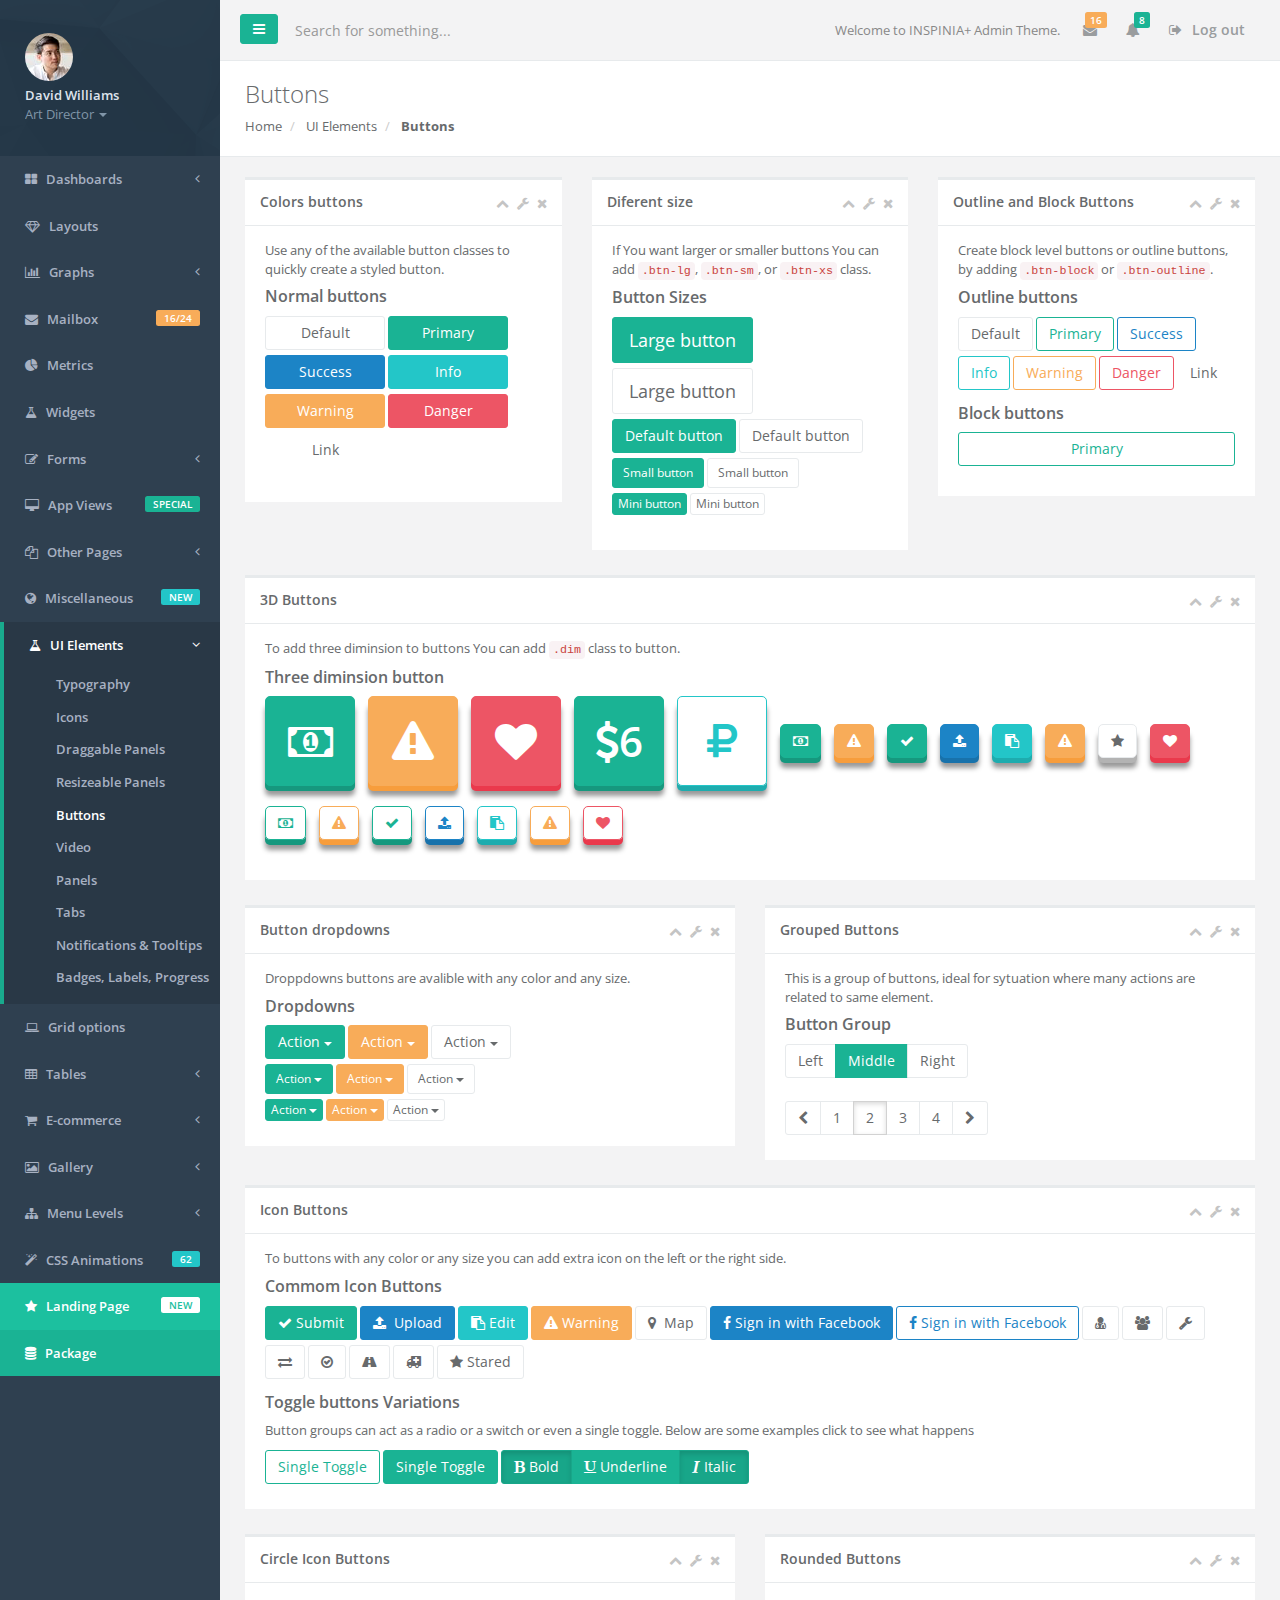
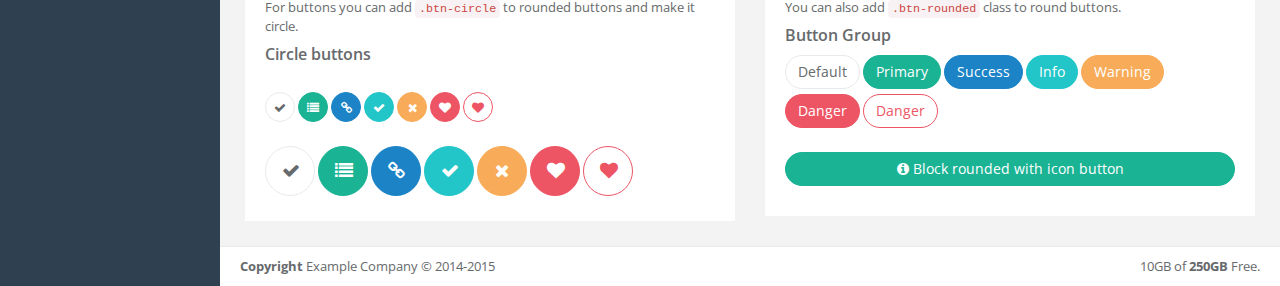
<file: WebRoot/static/inspinia/buttons.html>
<!DOCTYPE html>
<html>

<head>

    <meta charset="utf-8">
    <meta name="viewport" content="width=device-width, initial-scale=1.0">

    <title>INSPINIA | Dashboard</title>

    <link href="css/bootstrap.min.css" rel="stylesheet">
    <link href="font-awesome/css/font-awesome.css" rel="stylesheet">

    <link href="css/animate.css" rel="stylesheet">
    <link href="css/style.css" rel="stylesheet">

</head>

<body>

    <div id="wrapper">

    <nav class="navbar-default navbar-static-side" role="navigation">
        <div class="sidebar-collapse">
            <ul class="nav metismenu" id="side-menu">
                <li class="nav-header">
                    <div class="dropdown profile-element"> <span>
                            <img alt="image" class="img-circle" src="img/profile_small.jpg" />
                             </span>
                        <a data-toggle="dropdown" class="dropdown-toggle" href="buttons.html#">
                            <span class="clear"> <span class="block m-t-xs"> <strong class="font-bold">David Williams</strong>
                             </span> <span class="text-muted text-xs block">Art Director <b class="caret"></b></span> </span> </a>
                        <ul class="dropdown-menu animated fadeInRight m-t-xs">
                            <li><a href="profile.html">Profile</a></li>
                            <li><a href="contacts.html">Contacts</a></li>
                            <li><a href="mailbox.html">Mailbox</a></li>
                            <li class="divider"></li>
                            <li><a href="login.html">Logout</a></li>
                        </ul>
                    </div>
                    <div class="logo-element">
                        IN+
                    </div>
                </li>
                <li>
                    <a href="index.html"><i class="fa fa-th-large"></i> <span class="nav-label">Dashboards</span> <span class="fa arrow"></span></a>
                    <ul class="nav nav-second-level collapse">
                        <li><a href="index.html">Dashboard v.1</a></li>
                        <li><a href="dashboard_2.html">Dashboard v.2</a></li>
                        <li><a href="dashboard_3.html">Dashboard v.3</a></li>
                        <li><a href="dashboard_4_1.html">Dashboard v.4</a></li>
                        <li><a href="dashboard_5.html">Dashboard v.5 <span class="label label-primary pull-right">NEW</span></a></li>
                    </ul>
                </li>
                <li>
                    <a href="layouts.html"><i class="fa fa-diamond"></i> <span class="nav-label">Layouts</span></a>
                </li>
                <li>
                    <a href="buttons.html#"><i class="fa fa-bar-chart-o"></i> <span class="nav-label">Graphs</span><span class="fa arrow"></span></a>
                    <ul class="nav nav-second-level collapse">
                        <li><a href="graph_flot.html">Flot Charts</a></li>
                        <li><a href="graph_morris.html">Morris.js Charts</a></li>
                        <li><a href="graph_rickshaw.html">Rickshaw Charts</a></li>
                        <li><a href="graph_chartjs.html">Chart.js</a></li>
                        <li><a href="graph_chartist.html">Chartist</a></li>
                        <li><a href="c3.html">c3 charts</a></li>
                        <li><a href="graph_peity.html">Peity Charts</a></li>
                        <li><a href="graph_sparkline.html">Sparkline Charts</a></li>
                    </ul>
                </li>
                <li>
                    <a href="mailbox.html"><i class="fa fa-envelope"></i> <span class="nav-label">Mailbox </span><span class="label label-warning pull-right">16/24</span></a>
                    <ul class="nav nav-second-level collapse">
                        <li><a href="mailbox.html">Inbox</a></li>
                        <li><a href="mail_detail.html">Email view</a></li>
                        <li><a href="mail_compose.html">Compose email</a></li>
                        <li><a href="email_template.html">Email templates</a></li>
                    </ul>
                </li>
                <li>
                    <a href="metrics.html"><i class="fa fa-pie-chart"></i> <span class="nav-label">Metrics</span>  </a>
                </li>
                <li>
                    <a href="widgets.html"><i class="fa fa-flask"></i> <span class="nav-label">Widgets</span></a>
                </li>
                <li>
                    <a href="buttons.html#"><i class="fa fa-edit"></i> <span class="nav-label">Forms</span><span class="fa arrow"></span></a>
                    <ul class="nav nav-second-level collapse">
                        <li><a href="form_basic.html">Basic form</a></li>
                        <li><a href="form_advanced.html">Advanced Plugins</a></li>
                        <li><a href="form_wizard.html">Wizard</a></li>
                        <li><a href="form_file_upload.html">File Upload</a></li>
                        <li><a href="form_editors.html">Text Editor</a></li>
                        <li><a href="form_markdown.html">Markdown</a></li>
                    </ul>
                </li>
                <li>
                    <a href="buttons.html#"><i class="fa fa-desktop"></i> <span class="nav-label">App Views</span>  <span class="pull-right label label-primary">SPECIAL</span></a>
                    <ul class="nav nav-second-level collapse">
                        <li><a href="contacts.html">Contacts</a></li>
                        <li><a href="profile.html">Profile</a></li>
                        <li><a href="profile_2.html">Profile v.2</a></li>
                        <li><a href="contacts_2.html">Contacts v.2</a></li>
                        <li><a href="projects.html">Projects</a></li>
                        <li><a href="project_detail.html">Project detail</a></li>
                        <li><a href="teams_board.html">Teams board</a></li>
                        <li><a href="social_feed.html">Social feed</a></li>
                        <li><a href="clients.html">Clients</a></li>
                        <li><a href="full_height.html">Outlook view</a></li>
                        <li><a href="vote_list.html">Vote list</a></li>
                        <li><a href="file_manager.html">File manager</a></li>
                        <li><a href="calendar.html">Calendar</a></li>
                        <li><a href="issue_tracker.html">Issue tracker</a></li>
                        <li><a href="blog.html">Blog</a></li>
                        <li><a href="article.html">Article</a></li>
                        <li><a href="faq.html">FAQ</a></li>
                        <li><a href="timeline.html">Timeline</a></li>
                        <li><a href="pin_board.html">Pin board</a></li>
                    </ul>
                </li>
                <li>
                    <a href="buttons.html#"><i class="fa fa-files-o"></i> <span class="nav-label">Other Pages</span><span class="fa arrow"></span></a>
                    <ul class="nav nav-second-level collapse">
                        <li><a href="search_results.html">Search results</a></li>
                        <li><a href="lockscreen.html">Lockscreen</a></li>
                        <li><a href="invoice.html">Invoice</a></li>
                        <li><a href="login.html">Login</a></li>
                        <li><a href="login_two_columns.html">Login v.2</a></li>
                        <li><a href="forgot_password.html">Forget password</a></li>
                        <li><a href="register.html">Register</a></li>
                        <li><a href="404.html">404 Page</a></li>
                        <li><a href="500.html">500 Page</a></li>
                        <li><a href="empty_page.html">Empty page</a></li>
                    </ul>
                </li>
                <li>
                    <a href="buttons.html#"><i class="fa fa-globe"></i> <span class="nav-label">Miscellaneous</span><span class="label label-info pull-right">NEW</span></a>
                    <ul class="nav nav-second-level collapse">
                        <li><a href="toastr_notifications.html">Notification</a></li>
                        <li><a href="nestable_list.html">Nestable list</a></li>
                        <li><a href="agile_board.html">Agile board</a></li>
                        <li><a href="timeline_2.html">Timeline v.2</a></li>
                        <li><a href="diff.html">Diff</a></li>
                        <li><a href="i18support.html">i18 support</a></li>
                        <li><a href="sweetalert.html">Sweet alert</a></li>
                        <li><a href="idle_timer.html">Idle timer</a></li>
                        <li><a href="truncate.html">Truncate</a></li>
                        <li><a href="spinners.html">Spinners</a></li>
                        <li><a href="tinycon.html">Live favicon</a></li>
                        <li><a href="google_maps.html">Google maps</a></li>
                        <li><a href="code_editor.html">Code editor</a></li>
                        <li><a href="modal_window.html">Modal window</a></li>
                        <li><a href="clipboard.html">Clipboard</a></li>
                        <li><a href="forum_main.html">Forum view</a></li>
                        <li><a href="validation.html">Validation</a></li>
                        <li><a href="tree_view.html">Tree view</a></li>
                        <li><a href="loading_buttons.html">Loading buttons</a></li>
                        <li><a href="chat_view.html">Chat view</a></li>
                        <li><a href="masonry.html">Masonry</a></li>
                        <li><a href="tour.html">Tour</a></li>
                    </ul>
                </li>
                <li class="active">
                    <a href="buttons.html#"><i class="fa fa-flask"></i> <span class="nav-label">UI Elements</span><span class="fa arrow"></span></a>
                    <ul class="nav nav-second-level">
                        <li><a href="typography.html">Typography</a></li>
                        <li><a href="icons.html">Icons</a></li>
                        <li><a href="draggable_panels.html">Draggable Panels</a></li> <li><a href="resizeable_panels.html">Resizeable Panels</a></li>
                        <li class="active"><a href="buttons.html">Buttons</a></li>
                        <li><a href="video.html">Video</a></li>
                        <li><a href="tabs_panels.html">Panels</a></li>
                        <li><a href="tabs.html">Tabs</a></li>
                        <li><a href="notifications.html">Notifications & Tooltips</a></li>
                        <li><a href="badges_labels.html">Badges, Labels, Progress</a></li>
                    </ul>
                </li>

                <li>
                    <a href="grid_options.html"><i class="fa fa-laptop"></i> <span class="nav-label">Grid options</span></a>
                </li>
                <li>
                    <a href="buttons.html#"><i class="fa fa-table"></i> <span class="nav-label">Tables</span><span class="fa arrow"></span></a>
                    <ul class="nav nav-second-level collapse">
                        <li><a href="table_basic.html">Static Tables</a></li>
                        <li><a href="table_data_tables.html">Data Tables</a></li>
                        <li><a href="table_foo_table.html">Foo Tables</a></li>
                        <li><a href="jq_grid.html">jqGrid</a></li>
                    </ul>
                </li>
                <li>
                    <a href="buttons.html#"><i class="fa fa-shopping-cart"></i> <span class="nav-label">E-commerce</span><span class="fa arrow"></span></a>
                    <ul class="nav nav-second-level collapse">
                        <li><a href="ecommerce_products_grid.html">Products grid</a></li>
                        <li><a href="ecommerce_product_list.html">Products list</a></li>
                        <li><a href="ecommerce_product.html">Product edit</a></li>
                        <li><a href="ecommerce_product_detail.html">Product detail</a></li>
                        <li><a href="ecommerce-cart.html">Cart</a></li>
                        <li><a href="ecommerce-orders.html">Orders</a></li>
                        <li><a href="ecommerce_payments.html">Credit Card form</a></li>
                    </ul>
                </li>
                <li>
                    <a href="buttons.html#"><i class="fa fa-picture-o"></i> <span class="nav-label">Gallery</span><span class="fa arrow"></span></a>
                    <ul class="nav nav-second-level collapse">
                        <li><a href="basic_gallery.html">Lightbox Gallery</a></li>
                        <li><a href="slick_carousel.html">Slick Carousel</a></li>
                        <li><a href="carousel.html">Bootstrap Carousel</a></li>

                    </ul>
                </li>
                <li>
                    <a href="buttons.html#"><i class="fa fa-sitemap"></i> <span class="nav-label">Menu Levels </span><span class="fa arrow"></span></a>
                    <ul class="nav nav-second-level collapse">
                        <li>
                            <a href="buttons.html#">Third Level <span class="fa arrow"></span></a>
                            <ul class="nav nav-third-level">
                                <li>
                                    <a href="buttons.html#">Third Level Item</a>
                                </li>
                                <li>
                                    <a href="buttons.html#">Third Level Item</a>
                                </li>
                                <li>
                                    <a href="buttons.html#">Third Level Item</a>
                                </li>

                            </ul>
                        </li>
                        <li><a href="buttons.html#">Second Level Item</a></li>
                        <li>
                            <a href="buttons.html#">Second Level Item</a></li>
                        <li>
                            <a href="buttons.html#">Second Level Item</a></li>
                    </ul>
                </li>
                <li>
                    <a href="css_animation.html"><i class="fa fa-magic"></i> <span class="nav-label">CSS Animations </span><span class="label label-info pull-right">62</span></a>
                </li>
                <li class="landing_link">
                    <a target="_blank" href="landing.html"><i class="fa fa-star"></i> <span class="nav-label">Landing Page</span> <span class="label label-warning pull-right">NEW</span></a>
                </li>
                <li class="special_link">
                    <a href="package.html"><i class="fa fa-database"></i> <span class="nav-label">Package</span></a>
                </li>
            </ul>

        </div>
    </nav>

        <div id="page-wrapper" class="gray-bg">
        <div class="row border-bottom">
        <nav class="navbar navbar-static-top" role="navigation" style="margin-bottom: 0">
            <div class="navbar-header">
                <a class="navbar-minimalize minimalize-styl-2 btn btn-primary " href="buttons.html#"><i class="fa fa-bars"></i> </a>
                <form role="search" class="navbar-form-custom" action="search_results.html">
                    <div class="form-group">
                        <input type="text" placeholder="Search for something..." class="form-control" name="top-search" id="top-search">
                    </div>
                </form>
            </div>
            <ul class="nav navbar-top-links navbar-right">
                <li>
                    <span class="m-r-sm text-muted welcome-message">Welcome to INSPINIA+ Admin Theme.</span>
                </li>
                <li class="dropdown">
                    <a class="dropdown-toggle count-info" data-toggle="dropdown" href="buttons.html#">
                        <i class="fa fa-envelope"></i>  <span class="label label-warning">16</span>
                    </a>
                    <ul class="dropdown-menu dropdown-messages">
                        <li>
                            <div class="dropdown-messages-box">
                                <a href="profile.html" class="pull-left">
                                    <img alt="image" class="img-circle" src="img/a7.jpg">
                                </a>
                                <div class="media-body">
                                    <small class="pull-right">46h ago</small>
                                    <strong>Mike Loreipsum</strong> started following <strong>Monica Smith</strong>. <br>
                                    <small class="text-muted">3 days ago at 7:58 pm - 10.06.2014</small>
                                </div>
                            </div>
                        </li>
                        <li class="divider"></li>
                        <li>
                            <div class="dropdown-messages-box">
                                <a href="profile.html" class="pull-left">
                                    <img alt="image" class="img-circle" src="img/a4.jpg">
                                </a>
                                <div class="media-body ">
                                    <small class="pull-right text-navy">5h ago</small>
                                    <strong>Chris Johnatan Overtunk</strong> started following <strong>Monica Smith</strong>. <br>
                                    <small class="text-muted">Yesterday 1:21 pm - 11.06.2014</small>
                                </div>
                            </div>
                        </li>
                        <li class="divider"></li>
                        <li>
                            <div class="dropdown-messages-box">
                                <a href="profile.html" class="pull-left">
                                    <img alt="image" class="img-circle" src="img/profile.jpg">
                                </a>
                                <div class="media-body ">
                                    <small class="pull-right">23h ago</small>
                                    <strong>Monica Smith</strong> love <strong>Kim Smith</strong>. <br>
                                    <small class="text-muted">2 days ago at 2:30 am - 11.06.2014</small>
                                </div>
                            </div>
                        </li>
                        <li class="divider"></li>
                        <li>
                            <div class="text-center link-block">
                                <a href="mailbox.html">
                                    <i class="fa fa-envelope"></i> <strong>Read All Messages</strong>
                                </a>
                            </div>
                        </li>
                    </ul>
                </li>
                <li class="dropdown">
                    <a class="dropdown-toggle count-info" data-toggle="dropdown" href="buttons.html#">
                        <i class="fa fa-bell"></i>  <span class="label label-primary">8</span>
                    </a>
                    <ul class="dropdown-menu dropdown-alerts">
                        <li>
                            <a href="mailbox.html">
                                <div>
                                    <i class="fa fa-envelope fa-fw"></i> You have 16 messages
                                    <span class="pull-right text-muted small">4 minutes ago</span>
                                </div>
                            </a>
                        </li>
                        <li class="divider"></li>
                        <li>
                            <a href="profile.html">
                                <div>
                                    <i class="fa fa-twitter fa-fw"></i> 3 New Followers
                                    <span class="pull-right text-muted small">12 minutes ago</span>
                                </div>
                            </a>
                        </li>
                        <li class="divider"></li>
                        <li>
                            <a href="grid_options.html">
                                <div>
                                    <i class="fa fa-upload fa-fw"></i> Server Rebooted
                                    <span class="pull-right text-muted small">4 minutes ago</span>
                                </div>
                            </a>
                        </li>
                        <li class="divider"></li>
                        <li>
                            <div class="text-center link-block">
                                <a href="notifications.html">
                                    <strong>See All Alerts</strong>
                                    <i class="fa fa-angle-right"></i>
                                </a>
                            </div>
                        </li>
                    </ul>
                </li>


                <li>
                    <a href="login.html">
                        <i class="fa fa-sign-out"></i> Log out
                    </a>
                </li>
            </ul>

        </nav>
        </div>
            <div class="row wrapper border-bottom white-bg page-heading">
                <div class="col-lg-10">
                    <h2>Buttons</h2>
                    <ol class="breadcrumb">
                        <li>
                            <a href="index.html">Home</a>
                        </li>
                        <li>
                            <a>UI Elements</a>
                        </li>
                        <li class="active">
                            <strong>Buttons</strong>
                        </li>
                    </ol>
                </div>
                <div class="col-lg-2">

                </div>
            </div>
        <div class="row wrapper wrapper-content animated fadeInRight">
            <div class="col-lg-4">
                <div class="ibox float-e-margins">
                    <div class="ibox-title">
                        <h5>Colors buttons</h5>
                        <div class="ibox-tools">
                            <a class="collapse-link">
                                <i class="fa fa-chevron-up"></i>
                            </a>
                            <a class="dropdown-toggle" data-toggle="dropdown" href="buttons.html#">
                                <i class="fa fa-wrench"></i>
                            </a>
                            <ul class="dropdown-menu dropdown-user">
                                <li><a href="buttons.html#">Config option 1</a>
                                </li>
                                <li><a href="buttons.html#">Config option 2</a>
                                </li>
                            </ul>
                            <a class="close-link">
                                <i class="fa fa-times"></i>
                            </a>
                        </div>
                    </div>
                    <div class="ibox-content">
                        <p>
                            Use any of the available button classes to quickly create a styled button.
                        </p>

                        <h3 class="font-bold">
                            Normal buttons
                        </h3>
                        <p>
                            <button type="button" class="btn btn-w-m btn-default">Default</button>
                            <button type="button" class="btn btn-w-m btn-primary">Primary</button>
                            <button type="button" class="btn btn-w-m btn-success">Success</button>
                            <button type="button" class="btn btn-w-m btn-info">Info</button>
                            <button type="button" class="btn btn-w-m btn-warning">Warning</button>
                            <button type="button" class="btn btn-w-m btn-danger">Danger</button>
                            <button type="button" class="btn btn-w-m btn-link">Link</button>
                        </p>
                    </div>
                </div>
            </div>
            <div class="col-lg-4">
                <div class="ibox float-e-margins">
                    <div class="ibox-title">
                        <h5>Diferent size</h5>
                        <div class="ibox-tools">
                            <a class="collapse-link">
                                <i class="fa fa-chevron-up"></i>
                            </a>
                            <a class="dropdown-toggle" data-toggle="dropdown" href="buttons.html#">
                                <i class="fa fa-wrench"></i>
                            </a>
                            <ul class="dropdown-menu dropdown-user">
                                <li><a href="buttons.html#">Config option 1</a>
                                </li>
                                <li><a href="buttons.html#">Config option 2</a>
                                </li>
                            </ul>
                            <a class="close-link">
                                <i class="fa fa-times"></i>
                            </a>
                        </div>
                    </div>
                    <div class="ibox-content">
                        <p>
                       If You want larger or smaller buttons You can add <code>.btn-lg</code>, <code>.btn-sm</code>, or <code>.btn-xs</code> class.
                        </p>
                        <h3 class="font-bold">Button Sizes</h3>
                        <p>
                            <button type="button" class="btn btn-primary btn-lg">Large button</button>
                            <button type="button" class="btn btn-default btn-lg">Large button</button>
                            <br/>
                            <button type="button" class="btn btn-primary">Default button</button>
                            <button type="button" class="btn btn-default">Default button</button>
                            <br/>
                            <button type="button" class="btn btn-primary btn-sm">Small button</button>
                            <button type="button" class="btn btn-default btn-sm">Small button</button>
                            <br/>
                            <button type="button" class="btn btn-primary btn-xs">Mini button</button>
                            <button type="button" class="btn btn-default btn-xs">Mini button</button>
                        </p>
                    </div>
                </div>
            </div>
            <div class="col-lg-4">
                <div class="ibox float-e-margins">
                    <div class="ibox-title">
                        <h5>Outline and Block Buttons</h5>
                        <div class="ibox-tools">
                            <a class="collapse-link">
                                <i class="fa fa-chevron-up"></i>
                            </a>
                            <a class="dropdown-toggle" data-toggle="dropdown" href="buttons.html#">
                                <i class="fa fa-wrench"></i>
                            </a>
                            <ul class="dropdown-menu dropdown-user">
                                <li><a href="buttons.html#">Config option 1</a>
                                </li>
                                <li><a href="buttons.html#">Config option 2</a>
                                </li>
                            </ul>
                            <a class="close-link">
                                <i class="fa fa-times"></i>
                            </a>
                        </div>
                    </div>
                    <div class="ibox-content">
                        <p>
                            Create block level buttons or outline buttons, by adding <code>.btn-block</code>   or <code>.btn-outline</code>.
                        </p>

                        <h3 class="font-bold">Outline buttons</h3>
                        <p>
                            <button type="button" class="btn btn-outline btn-default">Default</button>
                            <button type="button" class="btn btn-outline btn-primary">Primary</button>
                            <button type="button" class="btn btn-outline btn-success">Success</button>
                            <button type="button" class="btn btn-outline btn-info">Info</button>
                            <button type="button" class="btn btn-outline btn-warning">Warning</button>
                            <button type="button" class="btn btn-outline btn-danger">Danger</button>
                            <button type="button" class="btn btn-outline btn-link">Link</button>
                        </p>
                        <h3 class="font-bold">Block buttons</h3>
                        <p>
                            <button type="button" class="btn btn-block btn-outline btn-primary">Primary</button>
                        </p>
                    </div>
                </div>
            </div>
            <div class="col-lg-12">
                <div class="ibox float-e-margins">
                    <div class="ibox-title">
                        <h5>3D Buttons</h5>
                        <div class="ibox-tools">
                            <a class="collapse-link">
                                <i class="fa fa-chevron-up"></i>
                            </a>
                            <a class="dropdown-toggle" data-toggle="dropdown" href="buttons.html#">
                                <i class="fa fa-wrench"></i>
                            </a>
                            <ul class="dropdown-menu dropdown-user">
                                <li><a href="buttons.html#">Config option 1</a>
                                </li>
                                <li><a href="buttons.html#">Config option 2</a>
                                </li>
                            </ul>
                            <a class="close-link">
                                <i class="fa fa-times"></i>
                            </a>
                        </div>
                    </div>
                    <div class="ibox-content">
                        <p>
                            To add three diminsion to buttons You can add <code>.dim</code> class to button.
                        </p>
                        <h3 class="font-bold">Three diminsion button</h3>

                                <button class="btn btn-primary dim btn-large-dim" type="button"><i class="fa fa-money"></i></button>
                                <button class="btn btn-warning dim btn-large-dim" type="button"><i class="fa fa-warning"></i></button>
                                <button class="btn btn-danger  dim btn-large-dim" type="button"><i class="fa fa-heart"></i></button>
                                <button class="btn btn-primary  dim btn-large-dim" type="button"><i class="fa fa-dollar"></i>6</button>
                                <button class="btn btn-info  dim btn-large-dim btn-outline" type="button"><i class="fa fa-ruble"></i></button>
                                <button class="btn btn-primary dim" type="button"><i class="fa fa-money"></i></button>
                                <button class="btn btn-warning dim" type="button"><i class="fa fa-warning"></i></button>
                                <button class="btn btn-primary dim" type="button"><i class="fa fa-check"></i></button>
                                <button class="btn btn-success  dim" type="button"><i class="fa fa-upload"></i></button>
                                <button class="btn btn-info  dim" type="button"><i class="fa fa-paste"></i> </button>
                                <button class="btn btn-warning  dim" type="button"><i class="fa fa-warning"></i></button>
                                <button class="btn btn-default  dim " type="button"><i class="fa fa-star"></i></button>
                                <button class="btn btn-danger  dim " type="button"><i class="fa fa-heart"></i></button>

                                <button class="btn btn-outline btn-primary dim" type="button"><i class="fa fa-money"></i></button>
                                <button class="btn btn-outline btn-warning dim" type="button"><i class="fa fa-warning"></i></button>
                                <button class="btn btn-outline btn-primary dim" type="button"><i class="fa fa-check"></i></button>
                                <button class="btn btn-outline btn-success  dim" type="button"><i class="fa fa-upload"></i></button>
                                <button class="btn btn-outline btn-info  dim" type="button"><i class="fa fa-paste"></i> </button>
                                <button class="btn btn-outline btn-warning  dim" type="button"><i class="fa fa-warning"></i></button>
                                <button class="btn btn-outline btn-danger  dim " type="button"><i class="fa fa-heart"></i></button>

                    </div>
                </div>
            </div>
        <div class="col-lg-12">
            <div class="row">
                <div class="col-lg-6">
                    <div class="ibox float-e-margins">
                        <div class="ibox-title">
                            <h5>Button dropdowns</h5>
                            <div class="ibox-tools">
                                <a class="collapse-link">
                                    <i class="fa fa-chevron-up"></i>
                                </a>
                                <a class="dropdown-toggle" data-toggle="dropdown" href="buttons.html#">
                                    <i class="fa fa-wrench"></i>
                                </a>
                                <ul class="dropdown-menu dropdown-user">
                                    <li><a href="buttons.html#">Config option 1</a>
                                    </li>
                                    <li><a href="buttons.html#">Config option 2</a>
                                    </li>
                                </ul>
                                <a class="close-link">
                                    <i class="fa fa-times"></i>
                                </a>
                            </div>
                        </div>
                    <div class="ibox-content">
                        <p>
                            Droppdowns buttons are avalible with any color and any size.
                        </p>

                        <h3 class="font-bold">Dropdowns</h3>
                        <div class="btn-group">
                            <button data-toggle="dropdown" class="btn btn-primary dropdown-toggle">Action <span class="caret"></span></button>
                            <ul class="dropdown-menu">
                                <li><a href="buttons.html#">Action</a></li>
                                <li><a href="buttons.html#" class="font-bold">Another action</a></li>
                                <li><a href="buttons.html#">Something else here</a></li>
                                <li class="divider"></li>
                                <li><a href="buttons.html#">Separated link</a></li>
                            </ul>
                        </div>
                        <div class="btn-group">
                            <button data-toggle="dropdown" class="btn btn-warning dropdown-toggle">Action <span class="caret"></span></button>
                            <ul class="dropdown-menu">
                                <li><a href="buttons.html#">Action</a></li>
                                <li><a href="buttons.html#">Another action</a></li>
                                <li><a href="buttons.html#">Something else here</a></li>
                                <li class="divider"></li>
                                <li><a href="buttons.html#">Separated link</a></li>
                            </ul>
                        </div>
                        <div class="btn-group">
                            <button data-toggle="dropdown" class="btn btn-default dropdown-toggle">Action <span class="caret"></span></button>
                            <ul class="dropdown-menu">
                                <li><a href="buttons.html#">Action</a></li>
                                <li><a href="buttons.html#">Another action</a></li>
                                <li><a href="buttons.html#">Something else here</a></li>
                                <li class="divider"></li>
                                <li><a href="buttons.html#">Separated link</a></li>
                            </ul>
                        </div>

                        <br/>
                        <div class="btn-group">
                            <button data-toggle="dropdown" class="btn btn-primary btn-sm dropdown-toggle">Action <span class="caret"></span></button>
                            <ul class="dropdown-menu">
                                <li><a href="buttons.html#">Action</a></li>
                                <li><a href="buttons.html#">Another action</a></li>
                                <li><a href="buttons.html#">Something else here</a></li>
                                <li class="divider"></li>
                                <li><a href="buttons.html#">Separated link</a></li>
                            </ul>
                        </div>
                        <div class="btn-group">
                            <button data-toggle="dropdown" class="btn btn-warning btn-sm dropdown-toggle">Action <span class="caret"></span></button>
                            <ul class="dropdown-menu">
                                <li><a href="buttons.html#">Action</a></li>
                                <li><a href="buttons.html#">Another action</a></li>
                                <li><a href="buttons.html#">Something else here</a></li>
                                <li class="divider"></li>
                                <li><a href="buttons.html#">Separated link</a></li>
                            </ul>
                        </div>
                        <div class="btn-group">
                            <button data-toggle="dropdown" class="btn btn-default btn-sm dropdown-toggle">Action <span class="caret"></span></button>
                            <ul class="dropdown-menu">
                                <li><a href="buttons.html#">Action</a></li>
                                <li><a href="buttons.html#">Another action</a></li>
                                <li><a href="buttons.html#">Something else here</a></li>
                                <li class="divider"></li>
                                <li><a href="buttons.html#">Separated link</a></li>
                            </ul>
                        </div>
                        <br/>
                        <div class="btn-group">
                            <button data-toggle="dropdown" class="btn btn-primary btn-xs dropdown-toggle">Action <span class="caret"></span></button>
                            <ul class="dropdown-menu">
                                <li><a href="buttons.html#">Action</a></li>
                                <li><a href="buttons.html#">Another action</a></li>
                                <li><a href="buttons.html#">Something else here</a></li>
                                <li class="divider"></li>
                                <li><a href="buttons.html#">Separated link</a></li>
                            </ul>
                        </div>
                        <div class="btn-group">
                            <button data-toggle="dropdown" class="btn btn-warning btn-xs dropdown-toggle">Action <span class="caret"></span></button>
                            <ul class="dropdown-menu">
                                <li><a href="buttons.html#">Action</a></li>
                                <li><a href="buttons.html#">Another action</a></li>
                                <li><a href="buttons.html#">Something else here</a></li>
                                <li class="divider"></li>
                                <li><a href="buttons.html#">Separated link</a></li>
                            </ul>
                        </div>
                        <div class="btn-group">
                            <button data-toggle="dropdown" class="btn btn-default btn-xs dropdown-toggle">Action <span class="caret"></span></button>
                            <ul class="dropdown-menu">
                                <li><a href="buttons.html#">Action</a></li>
                                <li><a href="buttons.html#">Another action</a></li>
                                <li><a href="buttons.html#">Something else here</a></li>
                                <li class="divider"></li>
                                <li><a href="buttons.html#">Separated link</a></li>
                            </ul>
                        </div>
                    </div>
                    </div>
                </div>
                <div class="col-lg-6">
                    <div class="ibox float-e-margins">
                        <div class="ibox-title">
                            <h5>Grouped Buttons</h5>
                            <div class="ibox-tools">
                                <a class="collapse-link">
                                    <i class="fa fa-chevron-up"></i>
                                </a>
                                <a class="dropdown-toggle" data-toggle="dropdown" href="buttons.html#">
                                    <i class="fa fa-wrench"></i>
                                </a>
                                <ul class="dropdown-menu dropdown-user">
                                    <li><a href="buttons.html#">Config option 1</a>
                                    </li>
                                    <li><a href="buttons.html#">Config option 2</a>
                                    </li>
                                </ul>
                                <a class="close-link">
                                    <i class="fa fa-times"></i>
                                </a>
                            </div>
                        </div>
                        <div class="ibox-content">
                            <p>
                                This is a group of buttons, ideal for sytuation where many actions are related to same element.
                            </p>

                            <h3 class="font-bold">Button Group</h3>
                            <div class="btn-group">
                                <button class="btn btn-white" type="button">Left</button>
                                <button class="btn btn-primary" type="button">Middle</button>
                                <button class="btn btn-white" type="button">Right</button>
                            </div>
                            <br/>
                            <br/>
                            <div class="btn-group">
                                <button type="button" class="btn btn-white"><i class="fa fa-chevron-left"></i></button>
                                <button class="btn btn-white">1</button>
                                <button class="btn btn-white  active">2</button>
                                <button class="btn btn-white">3</button>
                                <button class="btn btn-white">4</button>
                                <button type="button" class="btn btn-white"><i class="fa fa-chevron-right"></i> </button>
                            </div>
                        </div>
                    </div>
                </div>
            </div>
            <div class="ibox float-e-margins">
                <div class="ibox-title">
                    <h5>Icon Buttons</h5>
                    <div class="ibox-tools">
                        <a class="collapse-link">
                            <i class="fa fa-chevron-up"></i>
                        </a>
                        <a class="dropdown-toggle" data-toggle="dropdown" href="buttons.html#">
                            <i class="fa fa-wrench"></i>
                        </a>
                        <ul class="dropdown-menu dropdown-user">
                            <li><a href="buttons.html#">Config option 1</a>
                            </li>
                            <li><a href="buttons.html#">Config option 2</a>
                            </li>
                        </ul>
                        <a class="close-link">
                            <i class="fa fa-times"></i>
                        </a>
                    </div>
                </div>
                <div class="ibox-content">
                    <p>
                        To buttons with any color or any size you can add extra icon on the left or the right side.
                    </p>

                    <h3 class="font-bold">Commom Icon Buttons</h3>
                    <p>
                        <button class="btn btn-primary " type="button"><i class="fa fa-check"></i>&nbsp;Submit</button>
                        <button class="btn btn-success " type="button"><i class="fa fa-upload"></i>&nbsp;&nbsp;<span class="bold">Upload</span></button>
                        <button class="btn btn-info " type="button"><i class="fa fa-paste"></i> Edit</button>
                        <button class="btn btn-warning " type="button"><i class="fa fa-warning"></i> <span class="bold">Warning</span></button>
                        <button class="btn btn-default " type="button"><i class="fa fa-map-marker"></i>&nbsp;&nbsp;Map</button>

                        <a class="btn btn-success btn-facebook">
                            <i class="fa fa-facebook"> </i> Sign in with Facebook
                        </a>
                        <a class="btn btn-success btn-facebook btn-outline">
                            <i class="fa fa-facebook"> </i> Sign in with Facebook
                        </a>
                        <a class="btn btn-white btn-bitbucket">
                            <i class="fa fa-user-md"></i>
                        </a>
                        <a class="btn btn-white btn-bitbucket">
                            <i class="fa fa-group"></i>
                        </a>
                        <a class="btn btn-white btn-bitbucket">
                            <i class="fa fa-wrench"></i>
                        </a>
                        <a class="btn btn-white btn-bitbucket">
                            <i class="fa fa-exchange"></i>
                        </a>
                        <a class="btn btn-white btn-bitbucket">
                            <i class="fa fa-check-circle-o"></i>
                        </a>
                        <a class="btn btn-white btn-bitbucket">
                            <i class="fa fa-road"></i>
                        </a>
                        <a class="btn btn-white btn-bitbucket">
                            <i class="fa fa-ambulance"></i>
                        </a>
                        <a class="btn btn-white btn-bitbucket">
                            <i class="fa fa-star"></i> Stared
                        </a>
                    </p>

                        <h3 class="font-bold">Toggle buttons Variations</h3>
                        <p>Button groups can act as a radio or a switch or even a single toggle. Below are some examples click to see what happens</p>
                    <button data-toggle="button" class="btn btn-primary btn-outline" type="button">Single Toggle</button>
                    <button data-toggle="button" class="btn btn-primary" type="button">Single Toggle</button>
                        <div data-toggle="buttons-checkbox" class="btn-group">
                            <button class="btn btn-primary active" type="button"><i class="fa fa-bold"></i> Bold</button>
                            <button class="btn btn-primary" type="button"><i class="fa fa-underline"></i> Underline</button>
                            <button class="btn btn-primary active" type="button"><i class="fa fa-italic"></i> Italic</button>
                        </div>
                </div>
            </div>
        </div>
            <div class="col-lg-12">
            <div class="row">
                <div class="col-lg-6">
                    <div class="ibox float-e-margins">
                        <div class="ibox-title">
                            <h5>Circle Icon Buttons</h5>
                            <div class="ibox-tools">
                                <a class="collapse-link">
                                    <i class="fa fa-chevron-up"></i>
                                </a>
                                <a class="dropdown-toggle" data-toggle="dropdown" href="buttons.html#">
                                    <i class="fa fa-wrench"></i>
                                </a>
                                <ul class="dropdown-menu dropdown-user">
                                    <li><a href="buttons.html#">Config option 1</a>
                                    </li>
                                    <li><a href="buttons.html#">Config option 2</a>
                                    </li>
                                </ul>
                                <a class="close-link">
                                    <i class="fa fa-times"></i>
                                </a>
                            </div>
                        </div>
                        <div class="ibox-content">
                            <p>
                                For buttons you can add <code>.btn-circle</code> to rounded buttons and make it circle.
                            </p>

                            <h3 class="font-bold">Circle buttons</h3>
                            <br/>
                            <button class="btn btn-default btn-circle" type="button"><i class="fa fa-check"></i>
                            </button>
                            <button class="btn btn-primary btn-circle" type="button"><i class="fa fa-list"></i>
                            </button>
                            <button class="btn btn-success btn-circle" type="button"><i class="fa fa-link"></i>
                            </button>
                            <button class="btn btn-info btn-circle" type="button"><i class="fa fa-check"></i>
                            </button>
                            <button class="btn btn-warning btn-circle" type="button"><i class="fa fa-times"></i>
                            </button>
                            <button class="btn btn-danger btn-circle" type="button"><i class="fa fa-heart"></i>
                            </button>
                            <button class="btn btn-danger btn-circle btn-outline" type="button"><i class="fa fa-heart"></i>
                            </button>
                            <br/>
                            <br/>
                            <button class="btn btn-default btn-circle btn-lg" type="button"><i class="fa fa-check"></i>
                            </button>
                            <button class="btn btn-primary btn-circle btn-lg" type="button"><i class="fa fa-list"></i>
                            </button>
                            <button class="btn btn-success btn-circle btn-lg" type="button"><i class="fa fa-link"></i>
                            </button>
                            <button class="btn btn-info btn-circle btn-lg" type="button"><i class="fa fa-check"></i>
                            </button>
                            <button class="btn btn-warning btn-circle btn-lg" type="button"><i class="fa fa-times"></i>
                            </button>
                            <button class="btn btn-danger btn-circle btn-lg" type="button"><i class="fa fa-heart"></i>
                                </button>
                            <button class="btn btn-danger btn-circle btn-lg btn-outline" type="button"><i class="fa fa-heart"></i>
                            </button>

                        </div>
                    </div>
                </div>
                <div class="col-lg-6">
                    <div class="ibox float-e-margins">
                        <div class="ibox-title">
                            <h5>Rounded Buttons</h5>
                            <div class="ibox-tools">
                                <a class="collapse-link">
                                    <i class="fa fa-chevron-up"></i>
                                </a>
                                <a class="dropdown-toggle" data-toggle="dropdown" href="buttons.html#">
                                    <i class="fa fa-wrench"></i>
                                </a>
                                <ul class="dropdown-menu dropdown-user">
                                    <li><a href="buttons.html#">Config option 1</a>
                                    </li>
                                    <li><a href="buttons.html#">Config option 2</a>
                                    </li>
                                </ul>
                                <a class="close-link">
                                    <i class="fa fa-times"></i>
                                </a>
                            </div>
                        </div>
                        <div class="ibox-content">
                            <p>
                                You can also add <code>.btn-rounded</code> class to round buttons.
                            </p>

                            <h3 class="font-bold">Button Group</h3>
                            <p>
                                <a class="btn btn-default btn-rounded" href="buttons.html#">Default</a>
                                <a class="btn btn-primary btn-rounded" href="buttons.html#">Primary</a>
                                <a class="btn btn-success btn-rounded" href="buttons.html#">Success</a>
                                <a class="btn btn-info btn-rounded" href="buttons.html#">Info</a>
                                <a class="btn btn-warning btn-rounded" href="buttons.html#">Warning</a>
                                <a class="btn btn-danger btn-rounded" href="buttons.html#">Danger</a>
                                <a class="btn btn-danger btn-rounded btn-outline" href="buttons.html#">Danger</a>
                                <br/>
                                <br/>
                                <a class="btn btn-primary btn-rounded btn-block" href="buttons.html#"><i class="fa fa-info-circle"></i> Block rounded with icon button</a>
                            </p>
                         </div>
                    </div>
                </div>

            </div>
            </div>
        </div>
        <div class="footer">
            <div class="pull-right">
                10GB of <strong>250GB</strong> Free.
            </div>
            <div>
                <strong>Copyright</strong> Example Company &copy; 2014-2015
            </div>
        </div>

        </div>
        </div>


    <!-- Mainly scripts -->
    <script src="js/jquery-2.1.1.js"></script>
    <script src="js/bootstrap.min.js"></script>
    <script src="js/plugins/metisMenu/jquery.metisMenu.js"></script>
    <script src="js/plugins/slimscroll/jquery.slimscroll.min.js"></script>

    <!-- Custom and plugin javascript -->
    <script src="js/inspinia.js"></script>
    <script src="js/plugins/pace/pace.min.js"></script>


</body>

</html>
</file>
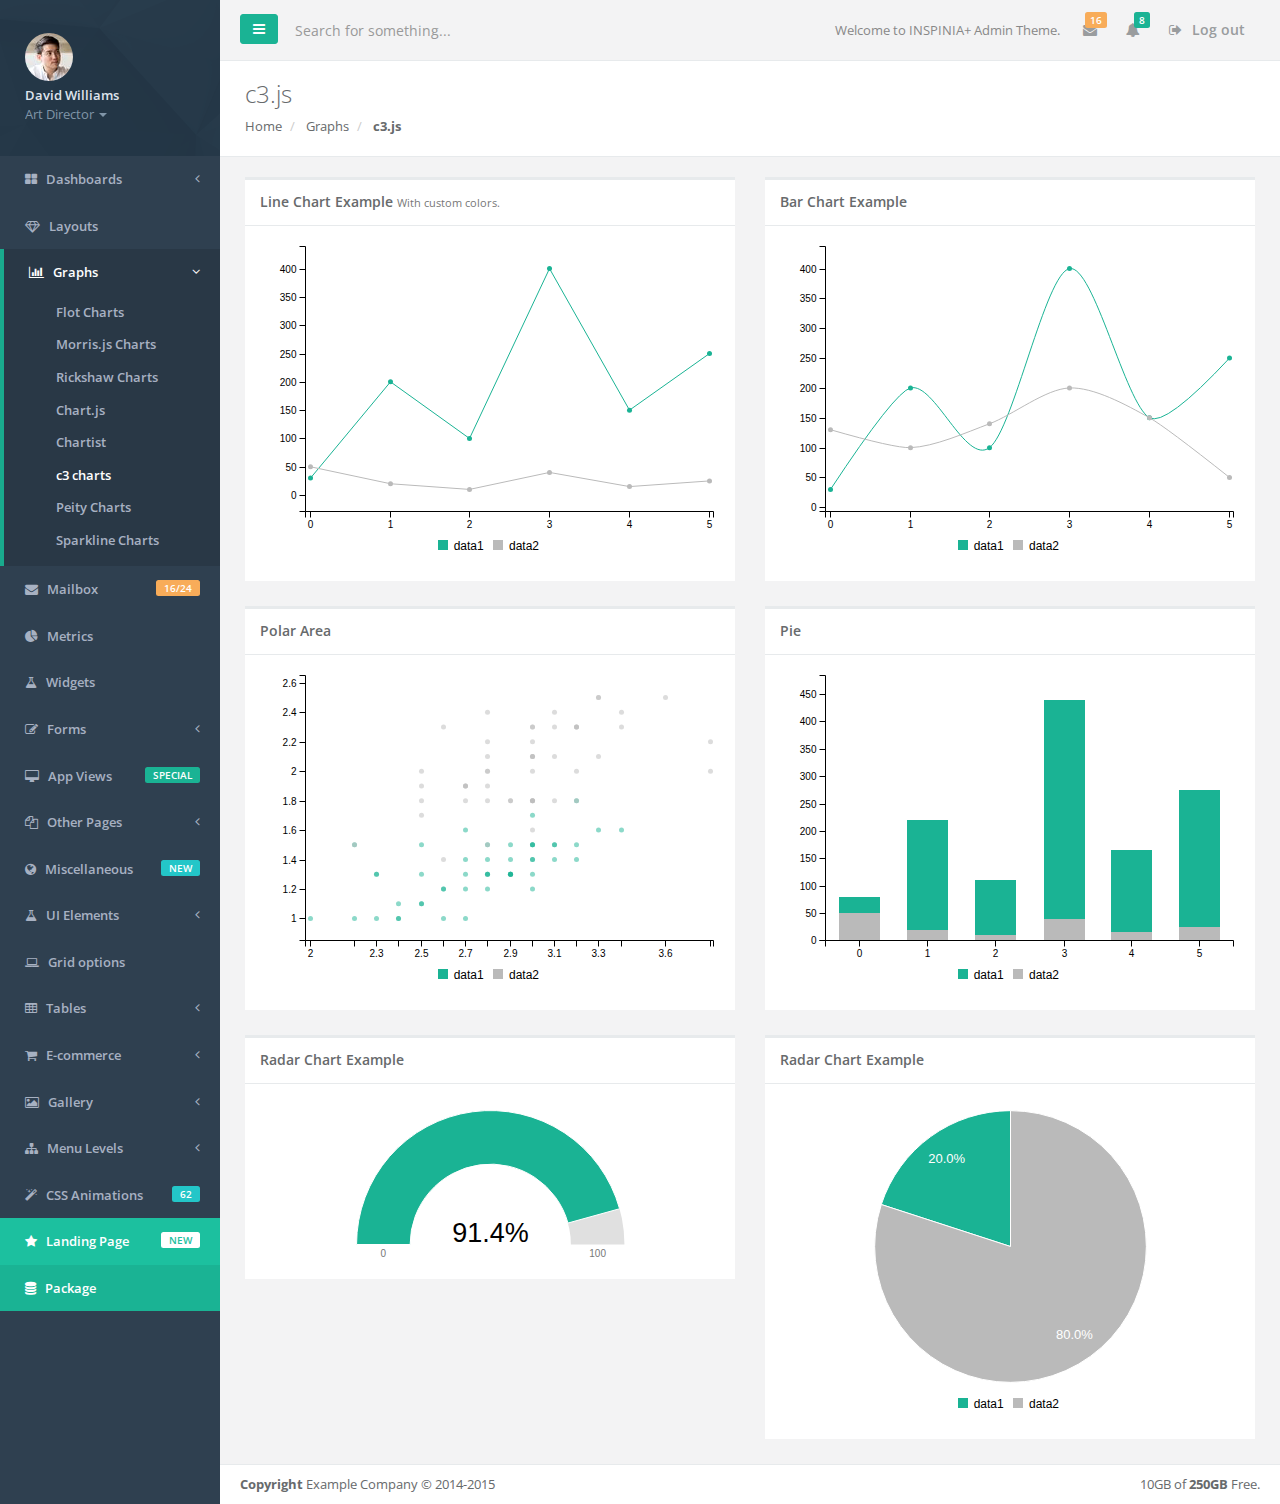
<file: WebRoot/static/inspinia/c3.html>
<!DOCTYPE html>
<html>

<head>

    <meta charset="utf-8">
    <meta name="viewport" content="width=device-width, initial-scale=1.0">

    <title>INSPINIA | c3.js</title>

    <link href="css/bootstrap.min.css" rel="stylesheet">
    <link href="font-awesome/css/font-awesome.css" rel="stylesheet">

    <!-- c3 Charts -->
    <link href="css/plugins/c3/c3.min.css" rel="stylesheet">

    <link href="css/animate.css" rel="stylesheet">
    <link href="css/style.css" rel="stylesheet">


</head>

<body>
    <div id="wrapper">
    <nav class="navbar-default navbar-static-side" role="navigation">
        <div class="sidebar-collapse">
            <ul class="nav metismenu" id="side-menu">
                <li class="nav-header">
                    <div class="dropdown profile-element"> <span>
                            <img alt="image" class="img-circle" src="img/profile_small.jpg" />
                             </span>
                        <a data-toggle="dropdown" class="dropdown-toggle" href="c3.html#">
                            <span class="clear"> <span class="block m-t-xs"> <strong class="font-bold">David Williams</strong>
                             </span> <span class="text-muted text-xs block">Art Director <b class="caret"></b></span> </span> </a>
                        <ul class="dropdown-menu animated fadeInRight m-t-xs">
                            <li><a href="profile.html">Profile</a></li>
                            <li><a href="contacts.html">Contacts</a></li>
                            <li><a href="mailbox.html">Mailbox</a></li>
                            <li class="divider"></li>
                            <li><a href="login.html">Logout</a></li>
                        </ul>
                    </div>
                    <div class="logo-element">
                        IN+
                    </div>
                </li>
                <li>
                    <a href="index.html"><i class="fa fa-th-large"></i> <span class="nav-label">Dashboards</span> <span class="fa arrow"></span></a>
                    <ul class="nav nav-second-level collapse">
                        <li><a href="index.html">Dashboard v.1</a></li>
                        <li><a href="dashboard_2.html">Dashboard v.2</a></li>
                        <li><a href="dashboard_3.html">Dashboard v.3</a></li>
                        <li><a href="dashboard_4_1.html">Dashboard v.4</a></li>
                        <li><a href="dashboard_5.html">Dashboard v.5 <span class="label label-primary pull-right">NEW</span></a></li>
                    </ul>
                </li>
                <li>
                    <a href="layouts.html"><i class="fa fa-diamond"></i> <span class="nav-label">Layouts</span></a>
                </li>
                <li class="active">
                    <a href="c3.html#"><i class="fa fa-bar-chart-o"></i> <span class="nav-label">Graphs</span><span class="fa arrow"></span></a>
                    <ul class="nav nav-second-level">
                        <li><a href="graph_flot.html">Flot Charts</a></li>
                        <li><a href="graph_morris.html">Morris.js Charts</a></li>
                        <li><a href="graph_rickshaw.html">Rickshaw Charts</a></li>
                        <li><a href="graph_chartjs.html">Chart.js</a></li>
                        <li><a href="graph_chartist.html">Chartist</a></li>
                        <li class="active"><a href="c3.html">c3 charts</a></li>
                        <li><a href="graph_peity.html">Peity Charts</a></li>
                        <li><a href="graph_sparkline.html">Sparkline Charts</a></li>
                    </ul>
                </li>
                <li>
                    <a href="mailbox.html"><i class="fa fa-envelope"></i> <span class="nav-label">Mailbox </span><span class="label label-warning pull-right">16/24</span></a>
                    <ul class="nav nav-second-level collapse">
                        <li><a href="mailbox.html">Inbox</a></li>
                        <li><a href="mail_detail.html">Email view</a></li>
                        <li><a href="mail_compose.html">Compose email</a></li>
                        <li><a href="email_template.html">Email templates</a></li>
                    </ul>
                </li>
                <li>
                    <a href="metrics.html"><i class="fa fa-pie-chart"></i> <span class="nav-label">Metrics</span>  </a>
                </li>
                <li>
                    <a href="widgets.html"><i class="fa fa-flask"></i> <span class="nav-label">Widgets</span></a>
                </li>
                <li>
                    <a href="c3.html#"><i class="fa fa-edit"></i> <span class="nav-label">Forms</span><span class="fa arrow"></span></a>
                    <ul class="nav nav-second-level collapse">
                        <li><a href="form_basic.html">Basic form</a></li>
                        <li><a href="form_advanced.html">Advanced Plugins</a></li>
                        <li><a href="form_wizard.html">Wizard</a></li>
                        <li><a href="form_file_upload.html">File Upload</a></li>
                        <li><a href="form_editors.html">Text Editor</a></li>
                        <li><a href="form_markdown.html">Markdown</a></li>
                    </ul>
                </li>
                <li>
                    <a href="c3.html#"><i class="fa fa-desktop"></i> <span class="nav-label">App Views</span>  <span class="pull-right label label-primary">SPECIAL</span></a>
                    <ul class="nav nav-second-level collapse">
                        <li><a href="contacts.html">Contacts</a></li>
                        <li><a href="profile.html">Profile</a></li>
                        <li><a href="profile_2.html">Profile v.2</a></li>
                        <li><a href="contacts_2.html">Contacts v.2</a></li>
                        <li><a href="projects.html">Projects</a></li>
                        <li><a href="project_detail.html">Project detail</a></li>
                        <li><a href="teams_board.html">Teams board</a></li>
                        <li><a href="social_feed.html">Social feed</a></li>
                        <li><a href="clients.html">Clients</a></li>
                        <li><a href="full_height.html">Outlook view</a></li>
                        <li><a href="vote_list.html">Vote list</a></li>
                        <li><a href="file_manager.html">File manager</a></li>
                        <li><a href="calendar.html">Calendar</a></li>
                        <li><a href="issue_tracker.html">Issue tracker</a></li>
                        <li><a href="blog.html">Blog</a></li>
                        <li><a href="article.html">Article</a></li>
                        <li><a href="faq.html">FAQ</a></li>
                        <li><a href="timeline.html">Timeline</a></li>
                        <li><a href="pin_board.html">Pin board</a></li>
                    </ul>
                </li>
                <li>
                    <a href="c3.html#"><i class="fa fa-files-o"></i> <span class="nav-label">Other Pages</span><span class="fa arrow"></span></a>
                    <ul class="nav nav-second-level collapse">
                        <li><a href="search_results.html">Search results</a></li>
                        <li><a href="lockscreen.html">Lockscreen</a></li>
                        <li><a href="invoice.html">Invoice</a></li>
                        <li><a href="login.html">Login</a></li>
                        <li><a href="login_two_columns.html">Login v.2</a></li>
                        <li><a href="forgot_password.html">Forget password</a></li>
                        <li><a href="register.html">Register</a></li>
                        <li><a href="404.html">404 Page</a></li>
                        <li><a href="500.html">500 Page</a></li>
                        <li><a href="empty_page.html">Empty page</a></li>
                    </ul>
                </li>
                <li>
                    <a href="c3.html#"><i class="fa fa-globe"></i> <span class="nav-label">Miscellaneous</span><span class="label label-info pull-right">NEW</span></a>
                    <ul class="nav nav-second-level collapse">
                        <li><a href="toastr_notifications.html">Notification</a></li>
                        <li><a href="nestable_list.html">Nestable list</a></li>
                        <li><a href="agile_board.html">Agile board</a></li>
                        <li><a href="timeline_2.html">Timeline v.2</a></li>
                        <li><a href="diff.html">Diff</a></li>
                        <li><a href="i18support.html">i18 support</a></li>
                        <li><a href="sweetalert.html">Sweet alert</a></li>
                        <li><a href="idle_timer.html">Idle timer</a></li>
                        <li><a href="truncate.html">Truncate</a></li>
                        <li><a href="spinners.html">Spinners</a></li>
                        <li><a href="tinycon.html">Live favicon</a></li>
                        <li><a href="google_maps.html">Google maps</a></li>
                        <li><a href="code_editor.html">Code editor</a></li>
                        <li><a href="modal_window.html">Modal window</a></li>
                        <li><a href="clipboard.html">Clipboard</a></li>
                        <li><a href="forum_main.html">Forum view</a></li>
                        <li><a href="validation.html">Validation</a></li>
                        <li><a href="tree_view.html">Tree view</a></li>
                        <li><a href="loading_buttons.html">Loading buttons</a></li>
                        <li><a href="chat_view.html">Chat view</a></li>
                        <li><a href="masonry.html">Masonry</a></li>
                        <li><a href="tour.html">Tour</a></li>
                    </ul>
                </li>
                <li>
                    <a href="c3.html#"><i class="fa fa-flask"></i> <span class="nav-label">UI Elements</span><span class="fa arrow"></span></a>
                    <ul class="nav nav-second-level collapse">
                        <li><a href="typography.html">Typography</a></li>
                        <li><a href="icons.html">Icons</a></li>
                        <li><a href="draggable_panels.html">Draggable Panels</a></li> <li><a href="resizeable_panels.html">Resizeable Panels</a></li>
                        <li><a href="buttons.html">Buttons</a></li>
                        <li><a href="video.html">Video</a></li>
                        <li><a href="tabs_panels.html">Panels</a></li>
                        <li><a href="tabs.html">Tabs</a></li>
                        <li><a href="notifications.html">Notifications & Tooltips</a></li>
                        <li><a href="badges_labels.html">Badges, Labels, Progress</a></li>
                    </ul>
                </li>

                <li>
                    <a href="grid_options.html"><i class="fa fa-laptop"></i> <span class="nav-label">Grid options</span></a>
                </li>
                <li>
                    <a href="c3.html#"><i class="fa fa-table"></i> <span class="nav-label">Tables</span><span class="fa arrow"></span></a>
                    <ul class="nav nav-second-level collapse">
                        <li><a href="table_basic.html">Static Tables</a></li>
                        <li><a href="table_data_tables.html">Data Tables</a></li>
                        <li><a href="table_foo_table.html">Foo Tables</a></li>
                        <li><a href="jq_grid.html">jqGrid</a></li>
                    </ul>
                </li>
                <li>
                    <a href="c3.html#"><i class="fa fa-shopping-cart"></i> <span class="nav-label">E-commerce</span><span class="fa arrow"></span></a>
                    <ul class="nav nav-second-level collapse">
                        <li><a href="ecommerce_products_grid.html">Products grid</a></li>
                        <li><a href="ecommerce_product_list.html">Products list</a></li>
                        <li><a href="ecommerce_product.html">Product edit</a></li>
                        <li><a href="ecommerce_product_detail.html">Product detail</a></li>
                        <li><a href="ecommerce-cart.html">Cart</a></li>
                        <li><a href="ecommerce-orders.html">Orders</a></li>
                        <li><a href="ecommerce_payments.html">Credit Card form</a></li>
                    </ul>
                </li>
                <li>
                    <a href="c3.html#"><i class="fa fa-picture-o"></i> <span class="nav-label">Gallery</span><span class="fa arrow"></span></a>
                    <ul class="nav nav-second-level collapse">
                        <li><a href="basic_gallery.html">Lightbox Gallery</a></li>
                        <li><a href="slick_carousel.html">Slick Carousel</a></li>
                        <li><a href="carousel.html">Bootstrap Carousel</a></li>

                    </ul>
                </li>
                <li>
                    <a href="c3.html#"><i class="fa fa-sitemap"></i> <span class="nav-label">Menu Levels </span><span class="fa arrow"></span></a>
                    <ul class="nav nav-second-level collapse">
                        <li>
                            <a href="c3.html#">Third Level <span class="fa arrow"></span></a>
                            <ul class="nav nav-third-level">
                                <li>
                                    <a href="c3.html#">Third Level Item</a>
                                </li>
                                <li>
                                    <a href="c3.html#">Third Level Item</a>
                                </li>
                                <li>
                                    <a href="c3.html#">Third Level Item</a>
                                </li>

                            </ul>
                        </li>
                        <li><a href="c3.html#">Second Level Item</a></li>
                        <li>
                            <a href="c3.html#">Second Level Item</a></li>
                        <li>
                            <a href="c3.html#">Second Level Item</a></li>
                    </ul>
                </li>
                <li>
                    <a href="css_animation.html"><i class="fa fa-magic"></i> <span class="nav-label">CSS Animations </span><span class="label label-info pull-right">62</span></a>
                </li>
                <li class="landing_link">
                    <a target="_blank" href="landing.html"><i class="fa fa-star"></i> <span class="nav-label">Landing Page</span> <span class="label label-warning pull-right">NEW</span></a>
                </li>
                <li class="special_link">
                    <a href="package.html"><i class="fa fa-database"></i> <span class="nav-label">Package</span></a>
                </li>
            </ul>

        </div>
    </nav>

        <div id="page-wrapper" class="gray-bg">
        <div class="row border-bottom">
        <nav class="navbar navbar-static-top" role="navigation" style="margin-bottom: 0">
        <div class="navbar-header">
            <a class="navbar-minimalize minimalize-styl-2 btn btn-primary " href="c3.html#"><i class="fa fa-bars"></i> </a>
            <form role="search" class="navbar-form-custom" action="search_results.html">
                <div class="form-group">
                    <input type="text" placeholder="Search for something..." class="form-control" name="top-search" id="top-search">
                </div>
            </form>
        </div>
            <ul class="nav navbar-top-links navbar-right">
                <li>
                    <span class="m-r-sm text-muted welcome-message">Welcome to INSPINIA+ Admin Theme.</span>
                </li>
                <li class="dropdown">
                    <a class="dropdown-toggle count-info" data-toggle="dropdown" href="c3.html#">
                        <i class="fa fa-envelope"></i>  <span class="label label-warning">16</span>
                    </a>
                    <ul class="dropdown-menu dropdown-messages">
                        <li>
                            <div class="dropdown-messages-box">
                                <a href="profile.html" class="pull-left">
                                    <img alt="image" class="img-circle" src="img/a7.jpg">
                                </a>
                                <div class="media-body">
                                    <small class="pull-right">46h ago</small>
                                    <strong>Mike Loreipsum</strong> started following <strong>Monica Smith</strong>. <br>
                                    <small class="text-muted">3 days ago at 7:58 pm - 10.06.2014</small>
                                </div>
                            </div>
                        </li>
                        <li class="divider"></li>
                        <li>
                            <div class="dropdown-messages-box">
                                <a href="profile.html" class="pull-left">
                                    <img alt="image" class="img-circle" src="img/a4.jpg">
                                </a>
                                <div class="media-body ">
                                    <small class="pull-right text-navy">5h ago</small>
                                    <strong>Chris Johnatan Overtunk</strong> started following <strong>Monica Smith</strong>. <br>
                                    <small class="text-muted">Yesterday 1:21 pm - 11.06.2014</small>
                                </div>
                            </div>
                        </li>
                        <li class="divider"></li>
                        <li>
                            <div class="dropdown-messages-box">
                                <a href="profile.html" class="pull-left">
                                    <img alt="image" class="img-circle" src="img/profile.jpg">
                                </a>
                                <div class="media-body ">
                                    <small class="pull-right">23h ago</small>
                                    <strong>Monica Smith</strong> love <strong>Kim Smith</strong>. <br>
                                    <small class="text-muted">2 days ago at 2:30 am - 11.06.2014</small>
                                </div>
                            </div>
                        </li>
                        <li class="divider"></li>
                        <li>
                            <div class="text-center link-block">
                                <a href="mailbox.html">
                                    <i class="fa fa-envelope"></i> <strong>Read All Messages</strong>
                                </a>
                            </div>
                        </li>
                    </ul>
                </li>
                <li class="dropdown">
                    <a class="dropdown-toggle count-info" data-toggle="dropdown" href="c3.html#">
                        <i class="fa fa-bell"></i>  <span class="label label-primary">8</span>
                    </a>
                    <ul class="dropdown-menu dropdown-alerts">
                        <li>
                            <a href="mailbox.html">
                                <div>
                                    <i class="fa fa-envelope fa-fw"></i> You have 16 messages
                                    <span class="pull-right text-muted small">4 minutes ago</span>
                                </div>
                            </a>
                        </li>
                        <li class="divider"></li>
                        <li>
                            <a href="profile.html">
                                <div>
                                    <i class="fa fa-twitter fa-fw"></i> 3 New Followers
                                    <span class="pull-right text-muted small">12 minutes ago</span>
                                </div>
                            </a>
                        </li>
                        <li class="divider"></li>
                        <li>
                            <a href="grid_options.html">
                                <div>
                                    <i class="fa fa-upload fa-fw"></i> Server Rebooted
                                    <span class="pull-right text-muted small">4 minutes ago</span>
                                </div>
                            </a>
                        </li>
                        <li class="divider"></li>
                        <li>
                            <div class="text-center link-block">
                                <a href="notifications.html">
                                    <strong>See All Alerts</strong>
                                    <i class="fa fa-angle-right"></i>
                                </a>
                            </div>
                        </li>
                    </ul>
                </li>


                <li>
                    <a href="login.html">
                        <i class="fa fa-sign-out"></i> Log out
                    </a>
                </li>
            </ul>

        </nav>
        </div>
        <div class="row wrapper border-bottom white-bg page-heading">
            <div class="col-lg-10">
                <h2>c3.js</h2>
                <ol class="breadcrumb">
                    <li>
                        <a href="index.html">Home</a>
                    </li>
                    <li>
                        <a>Graphs</a>
                    </li>
                    <li class="active">
                        <strong>c3.js</strong>
                    </li>
                </ol>
            </div>
            <div class="col-lg-2">

            </div>
        </div>
        <div class="wrapper wrapper-content animated fadeInRight">
            <div class="row">
                <div class="col-lg-6">
                    <div class="ibox float-e-margins">
                        <div class="ibox-title">
                            <h5>Line Chart Example
                                <small>With custom colors.</small>
                            </h5>
                        </div>
                        <div class="ibox-content">
                            <div>
                                <div id="lineChart"></div>
                            </div>
                        </div>
                    </div>
                </div>
                <div class="col-lg-6">
                    <div class="ibox float-e-margins">
                        <div class="ibox-title">
                            <h5>Bar Chart Example</h5>
                        </div>
                        <div class="ibox-content">
                            <div>
                                <div id="slineChart" ></div>
                            </div>
                        </div>
                    </div>
                </div>
            </div>
            <div class="row">
                <div class="col-lg-6">
                    <div class="ibox float-e-margins">
                        <div class="ibox-title">
                            <h5>Polar Area</h5>

                        </div>
                        <div class="ibox-content">
                            <div class="text-center">
                                <div id="scatter"></div>
                            </div>
                        </div>
                    </div>
                </div>
                <div class="col-lg-6">
                    <div class="ibox float-e-margins">
                        <div class="ibox-title">
                            <h5>Pie </h5>

                        </div>
                        <div class="ibox-content">
                            <div>
                                <div id="stocked"></div>
                            </div>
                        </div>
                    </div>
                </div>
            </div>
            <div class="row">
                <div class="col-lg-6">
                    <div class="ibox float-e-margins">
                        <div class="ibox-title">
                            <h5>Radar Chart Example</h5>
                        </div>
                        <div class="ibox-content">
                            <div>
                                <div id="gauge"></div>
                            </div>
                        </div>
                    </div>
                </div>
                <div class="col-lg-6">
                    <div class="ibox float-e-margins">
                        <div class="ibox-title">
                            <h5>Radar Chart Example</h5>
                        </div>
                        <div class="ibox-content">
                            <div>
                                <div id="pie"></div>
                            </div>
                        </div>
                    </div>
                </div>
            </div>
        </div>
        <div class="footer">
            <div class="pull-right">
                10GB of <strong>250GB</strong> Free.
            </div>
            <div>
                <strong>Copyright</strong> Example Company &copy; 2014-2015
            </div>
        </div>

        </div>
        </div>



    <!-- Mainly scripts -->
    <script src="js/jquery-2.1.1.js"></script>
    <script src="js/bootstrap.min.js"></script>
    <script src="js/plugins/metisMenu/jquery.metisMenu.js"></script>
    <script src="js/plugins/slimscroll/jquery.slimscroll.min.js"></script>

    <!-- Custom and plugin javascript -->
    <script src="js/inspinia.js"></script>
    <script src="js/plugins/pace/pace.min.js"></script>

    <!-- d3 and c3 charts -->
    <script src="js/plugins/d3/d3.min.js"></script>
    <script src="js/plugins/c3/c3.min.js"></script>

    <script>

        $(document).ready(function () {

            c3.generate({
                bindto: '#lineChart',
                data:{
                    columns: [
                        ['data1', 30, 200, 100, 400, 150, 250],
                        ['data2', 50, 20, 10, 40, 15, 25]
                    ],
                    colors:{
                        data1: '#1ab394',
                        data2: '#BABABA'
                    }
                }
            });

            c3.generate({
                bindto: '#slineChart',
                data:{
                    columns: [
                        ['data1', 30, 200, 100, 400, 150, 250],
                        ['data2', 130, 100, 140, 200, 150, 50]
                    ],
                    colors:{
                        data1: '#1ab394',
                        data2: '#BABABA'
                    },
                    type: 'spline'
                }
            });

            c3.generate({
                bindto: '#scatter',
                data:{
                    xs:{
                        data1: 'data1_x',
                        data2: 'data2_x'
                    },
                    columns: [
                        ["data1_x", 3.2, 3.2, 3.1, 2.3, 2.8, 2.8, 3.3, 2.4, 2.9, 2.7, 2.0, 3.0, 2.2, 2.9, 2.9, 3.1, 3.0, 2.7, 2.2, 2.5, 3.2, 2.8, 2.5, 2.8, 2.9, 3.0, 2.8, 3.0, 2.9, 2.6, 2.4, 2.4, 2.7, 2.7, 3.0, 3.4, 3.1, 2.3, 3.0, 2.5, 2.6, 3.0, 2.6, 2.3, 2.7, 3.0, 2.9, 2.9, 2.5, 2.8],
                        ["data2_x", 3.3, 2.7, 3.0, 2.9, 3.0, 3.0, 2.5, 2.9, 2.5, 3.6, 3.2, 2.7, 3.0, 2.5, 2.8, 3.2, 3.0, 3.8, 2.6, 2.2, 3.2, 2.8, 2.8, 2.7, 3.3, 3.2, 2.8, 3.0, 2.8, 3.0, 2.8, 3.8, 2.8, 2.8, 2.6, 3.0, 3.4, 3.1, 3.0, 3.1, 3.1, 3.1, 2.7, 3.2, 3.3, 3.0, 2.5, 3.0, 3.4, 3.0],
                        ["data1", 1.4, 1.5, 1.5, 1.3, 1.5, 1.3, 1.6, 1.0, 1.3, 1.4, 1.0, 1.5, 1.0, 1.4, 1.3, 1.4, 1.5, 1.0, 1.5, 1.1, 1.8, 1.3, 1.5, 1.2, 1.3, 1.4, 1.4, 1.7, 1.5, 1.0, 1.1, 1.0, 1.2, 1.6, 1.5, 1.6, 1.5, 1.3, 1.3, 1.3, 1.2, 1.4, 1.2, 1.0, 1.3, 1.2, 1.3, 1.3, 1.1, 1.3],
                        ["data2", 2.5, 1.9, 2.1, 1.8, 2.2, 2.1, 1.7, 1.8, 1.8, 2.5, 2.0, 1.9, 2.1, 2.0, 2.4, 2.3, 1.8, 2.2, 2.3, 1.5, 2.3, 2.0, 2.0, 1.8, 2.1, 1.8, 1.8, 1.8, 2.1, 1.6, 1.9, 2.0, 2.2, 1.5, 1.4, 2.3, 2.4, 1.8, 1.8, 2.1, 2.4, 2.3, 1.9, 2.3, 2.5, 2.3, 1.9, 2.0, 2.3, 1.8]
                    ],
                    colors:{
                        data1: '#1ab394',
                        data2: '#BABABA'
                    },
                    type: 'scatter'
                }
            });

            c3.generate({
                bindto: '#stocked',
                data:{
                    columns: [
                        ['data1', 30,200,100,400,150,250],
                        ['data2', 50,20,10,40,15,25]
                    ],
                    colors:{
                        data1: '#1ab394',
                        data2: '#BABABA'
                    },
                    type: 'bar',
                    groups: [
                        ['data1', 'data2']
                    ]
                }
            });

            c3.generate({
                bindto: '#gauge',
                data:{
                    columns: [
                        ['data', 91.4]
                    ],

                    type: 'gauge'
                },
                color:{
                    pattern: ['#1ab394', '#BABABA']

                }
            });

            c3.generate({
                bindto: '#pie',
                data:{
                    columns: [
                        ['data1', 30],
                        ['data2', 120]
                    ],
                    colors:{
                        data1: '#1ab394',
                        data2: '#BABABA'
                    },
                    type : 'pie'
                }
            });

        });

    </script>

</body>

</html>
</file>
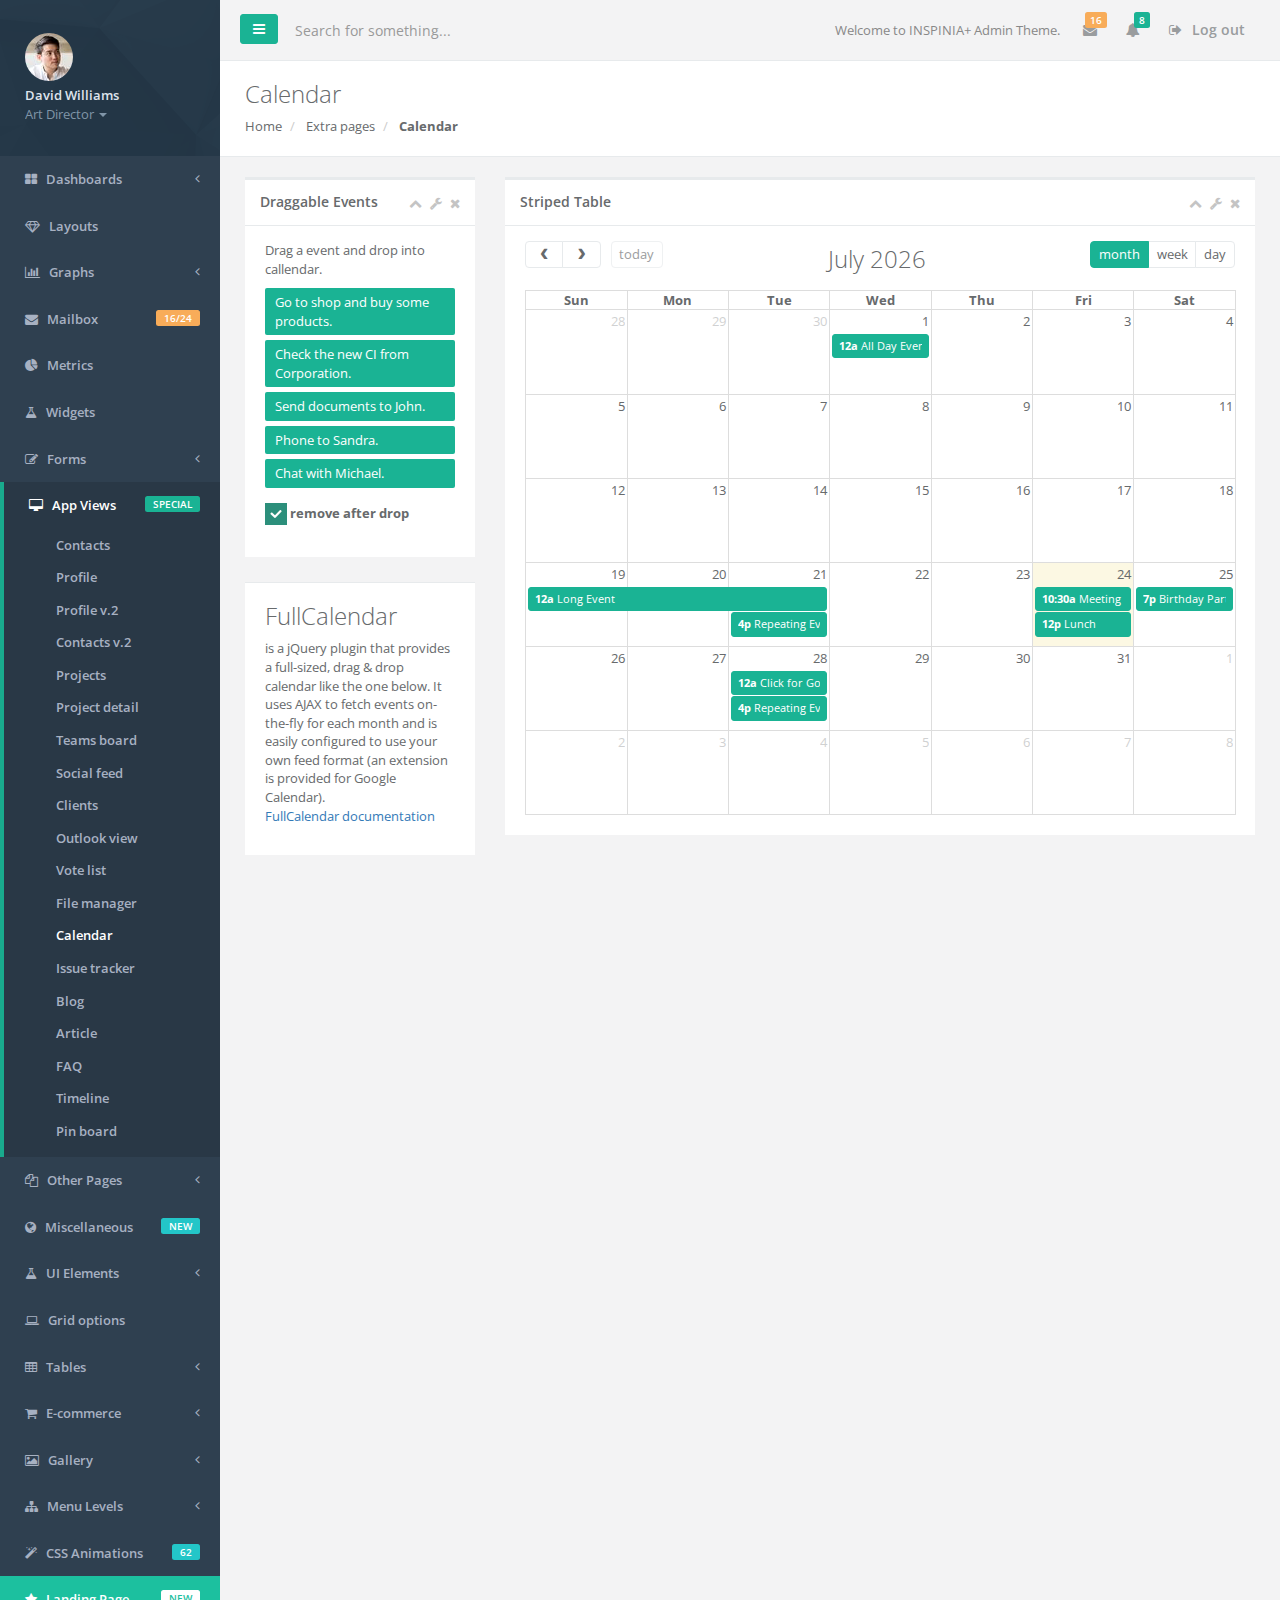
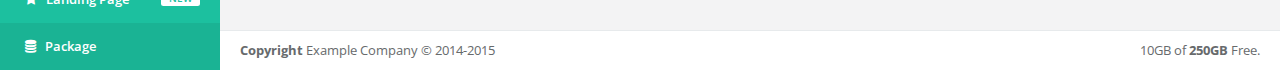
<file: WebRoot/static/inspinia/calendar.html>
<!DOCTYPE html>
<html>

<head>

    <meta charset="utf-8">
    <meta name="viewport" content="width=device-width, initial-scale=1.0">

    <title>INSPINIA | Calendar</title>

    <link href="css/bootstrap.min.css" rel="stylesheet">
    <link href="font-awesome/css/font-awesome.css" rel="stylesheet">

    <link href="css/plugins/iCheck/custom.css" rel="stylesheet">

    <link href="css/plugins/fullcalendar/fullcalendar.css" rel="stylesheet">
    <link href="css/plugins/fullcalendar/fullcalendar.print.css" rel='stylesheet' media='print'>

    <link href="css/animate.css" rel="stylesheet">
    <link href="css/style.css" rel="stylesheet">

</head>

<body>

<div id="wrapper">

<nav class="navbar-default navbar-static-side" role="navigation">
    <div class="sidebar-collapse">
        <ul class="nav metismenu" id="side-menu">
            <li class="nav-header">
                <div class="dropdown profile-element"> <span>
                            <img alt="image" class="img-circle" src="img/profile_small.jpg" />
                             </span>
                    <a data-toggle="dropdown" class="dropdown-toggle" href="calendar.html#">
                            <span class="clear"> <span class="block m-t-xs"> <strong class="font-bold">David Williams</strong>
                             </span> <span class="text-muted text-xs block">Art Director <b class="caret"></b></span> </span> </a>
                    <ul class="dropdown-menu animated fadeInRight m-t-xs">
                        <li><a href="profile.html">Profile</a></li>
                        <li><a href="contacts.html">Contacts</a></li>
                        <li><a href="mailbox.html">Mailbox</a></li>
                        <li class="divider"></li>
                        <li><a href="login.html">Logout</a></li>
                    </ul>
                </div>
                <div class="logo-element">
                    IN+
                </div>
            </li>
            <li>
                <a href="index.html"><i class="fa fa-th-large"></i> <span class="nav-label">Dashboards</span> <span class="fa arrow"></span></a>
                <ul class="nav nav-second-level collapse">
                    <li><a href="index.html">Dashboard v.1</a></li>
                    <li><a href="dashboard_2.html">Dashboard v.2</a></li>
                    <li><a href="dashboard_3.html">Dashboard v.3</a></li>
                    <li><a href="dashboard_4_1.html">Dashboard v.4</a></li>
                    <li><a href="dashboard_5.html">Dashboard v.5 <span class="label label-primary pull-right">NEW</span></a></li>
                </ul>
            </li>
            <li>
                <a href="layouts.html"><i class="fa fa-diamond"></i> <span class="nav-label">Layouts</span></a>
            </li>
            <li>
                <a href="calendar.html#"><i class="fa fa-bar-chart-o"></i> <span class="nav-label">Graphs</span><span class="fa arrow"></span></a>
                <ul class="nav nav-second-level collapse">
                    <li><a href="graph_flot.html">Flot Charts</a></li>
                    <li><a href="graph_morris.html">Morris.js Charts</a></li>
                    <li><a href="graph_rickshaw.html">Rickshaw Charts</a></li>
                    <li><a href="graph_chartjs.html">Chart.js</a></li>
                    <li><a href="graph_chartist.html">Chartist</a></li>
                    <li><a href="c3.html">c3 charts</a></li>
                    <li><a href="graph_peity.html">Peity Charts</a></li>
                    <li><a href="graph_sparkline.html">Sparkline Charts</a></li>
                </ul>
            </li>
            <li>
                <a href="mailbox.html"><i class="fa fa-envelope"></i> <span class="nav-label">Mailbox </span><span class="label label-warning pull-right">16/24</span></a>
                <ul class="nav nav-second-level collapse">
                    <li><a href="mailbox.html">Inbox</a></li>
                    <li><a href="mail_detail.html">Email view</a></li>
                    <li><a href="mail_compose.html">Compose email</a></li>
                    <li><a href="email_template.html">Email templates</a></li>
                </ul>
            </li>
            <li>
                <a href="metrics.html"><i class="fa fa-pie-chart"></i> <span class="nav-label">Metrics</span>  </a>
            </li>
            <li>
                <a href="widgets.html"><i class="fa fa-flask"></i> <span class="nav-label">Widgets</span></a>
            </li>
            <li>
                <a href="calendar.html#"><i class="fa fa-edit"></i> <span class="nav-label">Forms</span><span class="fa arrow"></span></a>
                <ul class="nav nav-second-level collapse">
                    <li><a href="form_basic.html">Basic form</a></li>
                    <li><a href="form_advanced.html">Advanced Plugins</a></li>
                    <li><a href="form_wizard.html">Wizard</a></li>
                    <li><a href="form_file_upload.html">File Upload</a></li>
                    <li><a href="form_editors.html">Text Editor</a></li>
                    <li><a href="form_markdown.html">Markdown</a></li>
                </ul>
            </li>
            <li class="active">
                <a href="calendar.html#"><i class="fa fa-desktop"></i> <span class="nav-label">App Views</span>  <span class="pull-right label label-primary">SPECIAL</span></a>
                <ul class="nav nav-second-level">
                    <li><a href="contacts.html">Contacts</a></li>
                    <li><a href="profile.html">Profile</a></li>
                    <li><a href="profile_2.html">Profile v.2</a></li>
                    <li><a href="contacts_2.html">Contacts v.2</a></li>
                    <li><a href="projects.html">Projects</a></li>
                    <li><a href="project_detail.html">Project detail</a></li>
                    <li><a href="teams_board.html">Teams board</a></li>
                    <li><a href="social_feed.html">Social feed</a></li>
                    <li><a href="clients.html">Clients</a></li>
                    <li><a href="full_height.html">Outlook view</a></li>
                    <li><a href="vote_list.html">Vote list</a></li>
                    <li><a href="file_manager.html">File manager</a></li>
                    <li class="active"><a href="calendar.html">Calendar</a></li>
                    <li><a href="issue_tracker.html">Issue tracker</a></li>
                    <li><a href="blog.html">Blog</a></li>
                    <li><a href="article.html">Article</a></li>
                    <li><a href="faq.html">FAQ</a></li>
                    <li><a href="timeline.html">Timeline</a></li>
                    <li><a href="pin_board.html">Pin board</a></li>
                </ul>
            </li>
            <li>
                <a href="calendar.html#"><i class="fa fa-files-o"></i> <span class="nav-label">Other Pages</span><span class="fa arrow"></span></a>
                <ul class="nav nav-second-level collapse">
                    <li><a href="search_results.html">Search results</a></li>
                    <li><a href="lockscreen.html">Lockscreen</a></li>
                    <li><a href="invoice.html">Invoice</a></li>
                    <li><a href="login.html">Login</a></li>
                    <li><a href="login_two_columns.html">Login v.2</a></li>
                    <li><a href="forgot_password.html">Forget password</a></li>
                    <li><a href="register.html">Register</a></li>
                    <li><a href="404.html">404 Page</a></li>
                    <li><a href="500.html">500 Page</a></li>
                    <li><a href="empty_page.html">Empty page</a></li>
                </ul>
            </li>
            <li>
                <a href="calendar.html#"><i class="fa fa-globe"></i> <span class="nav-label">Miscellaneous</span><span class="label label-info pull-right">NEW</span></a>
                <ul class="nav nav-second-level collapse">
                    <li><a href="toastr_notifications.html">Notification</a></li>
                    <li><a href="nestable_list.html">Nestable list</a></li>
                    <li><a href="agile_board.html">Agile board</a></li>
                    <li><a href="timeline_2.html">Timeline v.2</a></li>
                    <li><a href="diff.html">Diff</a></li>
                    <li><a href="i18support.html">i18 support</a></li>
                    <li><a href="sweetalert.html">Sweet alert</a></li>
                    <li><a href="idle_timer.html">Idle timer</a></li>
                    <li><a href="truncate.html">Truncate</a></li>
                    <li><a href="spinners.html">Spinners</a></li>
                    <li><a href="tinycon.html">Live favicon</a></li>
                    <li><a href="google_maps.html">Google maps</a></li>
                    <li><a href="code_editor.html">Code editor</a></li>
                    <li><a href="modal_window.html">Modal window</a></li>
                    <li><a href="clipboard.html">Clipboard</a></li>
                    <li><a href="forum_main.html">Forum view</a></li>
                    <li><a href="validation.html">Validation</a></li>
                    <li><a href="tree_view.html">Tree view</a></li>
                    <li><a href="loading_buttons.html">Loading buttons</a></li>
                    <li><a href="chat_view.html">Chat view</a></li>
                    <li><a href="masonry.html">Masonry</a></li>
                    <li><a href="tour.html">Tour</a></li>
                </ul>
            </li>
            <li>
                <a href="calendar.html#"><i class="fa fa-flask"></i> <span class="nav-label">UI Elements</span><span class="fa arrow"></span></a>
                <ul class="nav nav-second-level collapse">
                    <li><a href="typography.html">Typography</a></li>
                    <li><a href="icons.html">Icons</a></li>
                    <li><a href="draggable_panels.html">Draggable Panels</a></li> <li><a href="resizeable_panels.html">Resizeable Panels</a></li>
                    <li><a href="buttons.html">Buttons</a></li>
                    <li><a href="video.html">Video</a></li>
                    <li><a href="tabs_panels.html">Panels</a></li>
                    <li><a href="tabs.html">Tabs</a></li>
                    <li><a href="notifications.html">Notifications & Tooltips</a></li>
                    <li><a href="badges_labels.html">Badges, Labels, Progress</a></li>
                </ul>
            </li>

            <li>
                <a href="grid_options.html"><i class="fa fa-laptop"></i> <span class="nav-label">Grid options</span></a>
            </li>
            <li>
                <a href="calendar.html#"><i class="fa fa-table"></i> <span class="nav-label">Tables</span><span class="fa arrow"></span></a>
                <ul class="nav nav-second-level collapse">
                    <li><a href="table_basic.html">Static Tables</a></li>
                    <li><a href="table_data_tables.html">Data Tables</a></li>
                    <li><a href="table_foo_table.html">Foo Tables</a></li>
                    <li><a href="jq_grid.html">jqGrid</a></li>
                </ul>
            </li>
            <li>
                <a href="calendar.html#"><i class="fa fa-shopping-cart"></i> <span class="nav-label">E-commerce</span><span class="fa arrow"></span></a>
                <ul class="nav nav-second-level collapse">
                    <li><a href="ecommerce_products_grid.html">Products grid</a></li>
                    <li><a href="ecommerce_product_list.html">Products list</a></li>
                    <li><a href="ecommerce_product.html">Product edit</a></li>
                    <li><a href="ecommerce_product_detail.html">Product detail</a></li>
                    <li><a href="ecommerce-cart.html">Cart</a></li>
                    <li><a href="ecommerce-orders.html">Orders</a></li>
                    <li><a href="ecommerce_payments.html">Credit Card form</a></li>
                </ul>
            </li>
            <li>
                <a href="calendar.html#"><i class="fa fa-picture-o"></i> <span class="nav-label">Gallery</span><span class="fa arrow"></span></a>
                <ul class="nav nav-second-level collapse">
                    <li><a href="basic_gallery.html">Lightbox Gallery</a></li>
                    <li><a href="slick_carousel.html">Slick Carousel</a></li>
                    <li><a href="carousel.html">Bootstrap Carousel</a></li>

                </ul>
            </li>
            <li>
                <a href="calendar.html#"><i class="fa fa-sitemap"></i> <span class="nav-label">Menu Levels </span><span class="fa arrow"></span></a>
                <ul class="nav nav-second-level collapse">
                    <li>
                        <a href="calendar.html#">Third Level <span class="fa arrow"></span></a>
                        <ul class="nav nav-third-level">
                            <li>
                                <a href="calendar.html#">Third Level Item</a>
                            </li>
                            <li>
                                <a href="calendar.html#">Third Level Item</a>
                            </li>
                            <li>
                                <a href="calendar.html#">Third Level Item</a>
                            </li>

                        </ul>
                    </li>
                    <li><a href="calendar.html#">Second Level Item</a></li>
                    <li>
                        <a href="calendar.html#">Second Level Item</a></li>
                    <li>
                        <a href="calendar.html#">Second Level Item</a></li>
                </ul>
            </li>
            <li>
                <a href="css_animation.html"><i class="fa fa-magic"></i> <span class="nav-label">CSS Animations </span><span class="label label-info pull-right">62</span></a>
            </li>
            <li class="landing_link">
                <a target="_blank" href="landing.html"><i class="fa fa-star"></i> <span class="nav-label">Landing Page</span> <span class="label label-warning pull-right">NEW</span></a>
            </li>
            <li class="special_link">
                <a href="package.html"><i class="fa fa-database"></i> <span class="nav-label">Package</span></a>
            </li>
        </ul>

    </div>
</nav>

<div id="page-wrapper" class="gray-bg">
<div class="row border-bottom">
    <nav class="navbar navbar-static-top" role="navigation" style="margin-bottom: 0">
        <div class="navbar-header">
            <a class="navbar-minimalize minimalize-styl-2 btn btn-primary " href="calendar.html#"><i class="fa fa-bars"></i> </a>
            <form role="search" class="navbar-form-custom" action="search_results.html">
                <div class="form-group">
                    <input type="text" placeholder="Search for something..." class="form-control" name="top-search" id="top-search">
                </div>
            </form>
        </div>
        <ul class="nav navbar-top-links navbar-right">
            <li>
                <span class="m-r-sm text-muted welcome-message">Welcome to INSPINIA+ Admin Theme.</span>
            </li>
            <li class="dropdown">
                <a class="dropdown-toggle count-info" data-toggle="dropdown" href="calendar.html#">
                    <i class="fa fa-envelope"></i>  <span class="label label-warning">16</span>
                </a>
                <ul class="dropdown-menu dropdown-messages">
                    <li>
                        <div class="dropdown-messages-box">
                            <a href="profile.html" class="pull-left">
                                <img alt="image" class="img-circle" src="img/a7.jpg">
                            </a>
                            <div class="media-body">
                                <small class="pull-right">46h ago</small>
                                <strong>Mike Loreipsum</strong> started following <strong>Monica Smith</strong>. <br>
                                <small class="text-muted">3 days ago at 7:58 pm - 10.06.2014</small>
                            </div>
                        </div>
                    </li>
                    <li class="divider"></li>
                    <li>
                        <div class="dropdown-messages-box">
                            <a href="profile.html" class="pull-left">
                                <img alt="image" class="img-circle" src="img/a4.jpg">
                            </a>
                            <div class="media-body ">
                                <small class="pull-right text-navy">5h ago</small>
                                <strong>Chris Johnatan Overtunk</strong> started following <strong>Monica Smith</strong>. <br>
                                <small class="text-muted">Yesterday 1:21 pm - 11.06.2014</small>
                            </div>
                        </div>
                    </li>
                    <li class="divider"></li>
                    <li>
                        <div class="dropdown-messages-box">
                            <a href="profile.html" class="pull-left">
                                <img alt="image" class="img-circle" src="img/profile.jpg">
                            </a>
                            <div class="media-body ">
                                <small class="pull-right">23h ago</small>
                                <strong>Monica Smith</strong> love <strong>Kim Smith</strong>. <br>
                                <small class="text-muted">2 days ago at 2:30 am - 11.06.2014</small>
                            </div>
                        </div>
                    </li>
                    <li class="divider"></li>
                    <li>
                        <div class="text-center link-block">
                            <a href="mailbox.html">
                                <i class="fa fa-envelope"></i> <strong>Read All Messages</strong>
                            </a>
                        </div>
                    </li>
                </ul>
            </li>
            <li class="dropdown">
                <a class="dropdown-toggle count-info" data-toggle="dropdown" href="calendar.html#">
                    <i class="fa fa-bell"></i>  <span class="label label-primary">8</span>
                </a>
                <ul class="dropdown-menu dropdown-alerts">
                    <li>
                        <a href="mailbox.html">
                            <div>
                                <i class="fa fa-envelope fa-fw"></i> You have 16 messages
                                <span class="pull-right text-muted small">4 minutes ago</span>
                            </div>
                        </a>
                    </li>
                    <li class="divider"></li>
                    <li>
                        <a href="profile.html">
                            <div>
                                <i class="fa fa-twitter fa-fw"></i> 3 New Followers
                                <span class="pull-right text-muted small">12 minutes ago</span>
                            </div>
                        </a>
                    </li>
                    <li class="divider"></li>
                    <li>
                        <a href="grid_options.html">
                            <div>
                                <i class="fa fa-upload fa-fw"></i> Server Rebooted
                                <span class="pull-right text-muted small">4 minutes ago</span>
                            </div>
                        </a>
                    </li>
                    <li class="divider"></li>
                    <li>
                        <div class="text-center link-block">
                            <a href="notifications.html">
                                <strong>See All Alerts</strong>
                                <i class="fa fa-angle-right"></i>
                            </a>
                        </div>
                    </li>
                </ul>
            </li>


            <li>
                <a href="login.html">
                    <i class="fa fa-sign-out"></i> Log out
                </a>
            </li>
        </ul>

    </nav>
</div>
<div class="row wrapper border-bottom white-bg page-heading">
    <div class="col-lg-8">
        <h2>Calendar</h2>
        <ol class="breadcrumb">
            <li>
                <a href="index.html">Home</a>
            </li>
            <li>
                Extra pages
            </li>
            <li class="active">
                <strong>Calendar</strong>
            </li>
        </ol>
    </div>
</div>
<div class="wrapper wrapper-content">
    <div class="row animated fadeInDown">
        <div class="col-lg-3">
            <div class="ibox float-e-margins">
                <div class="ibox-title">
                    <h5>Draggable Events</h5>
                    <div class="ibox-tools">
                        <a class="collapse-link">
                            <i class="fa fa-chevron-up"></i>
                        </a>
                        <a class="dropdown-toggle" data-toggle="dropdown" href="calendar.html#">
                            <i class="fa fa-wrench"></i>
                        </a>
                        <ul class="dropdown-menu dropdown-user">
                            <li><a href="calendar.html#">Config option 1</a>
                            </li>
                            <li><a href="calendar.html#">Config option 2</a>
                            </li>
                        </ul>
                        <a class="close-link">
                            <i class="fa fa-times"></i>
                        </a>
                    </div>
                </div>
                <div class="ibox-content">
                    <div id='external-events'>
                        <p>Drag a event and drop into callendar.</p>
                        <div class='external-event navy-bg'>Go to shop and buy some products.</div>
                        <div class='external-event navy-bg'>Check the new CI from Corporation.</div>
                        <div class='external-event navy-bg'>Send documents to John.</div>
                        <div class='external-event navy-bg'>Phone to Sandra.</div>
                        <div class='external-event navy-bg'>Chat with Michael.</div>
                        <p class="m-t">
                            <input type='checkbox' id='drop-remove' class="i-checks" checked /> <label for='drop-remove'>remove after drop</label>
                        </p>
                    </div>
                </div>
            </div>
            <div class="ibox float-e-margins">
                <div class="ibox-content">
                    <h2>FullCalendar</h2> is a jQuery plugin that provides a full-sized, drag & drop calendar like the one below. It uses AJAX to fetch events on-the-fly for each month and is
                    easily configured to use your own feed format (an extension is provided for Google Calendar).
                    <p>
                        <a href="http://arshaw.com/fullcalendar/" target="_blank">FullCalendar documentation</a>
                    </p>
                </div>
            </div>
        </div>
        <div class="col-lg-9">
            <div class="ibox float-e-margins">
                <div class="ibox-title">
                    <h5>Striped Table </h5>
                    <div class="ibox-tools">
                        <a class="collapse-link">
                            <i class="fa fa-chevron-up"></i>
                        </a>
                        <a class="dropdown-toggle" data-toggle="dropdown" href="calendar.html#">
                            <i class="fa fa-wrench"></i>
                        </a>
                        <ul class="dropdown-menu dropdown-user">
                            <li><a href="calendar.html#">Config option 1</a>
                            </li>
                            <li><a href="calendar.html#">Config option 2</a>
                            </li>
                        </ul>
                        <a class="close-link">
                            <i class="fa fa-times"></i>
                        </a>
                    </div>
                </div>
                <div class="ibox-content">
                    <div id="calendar"></div>
                </div>
            </div>
        </div>
    </div>
</div>
<div class="footer">
    <div class="pull-right">
        10GB of <strong>250GB</strong> Free.
    </div>
    <div>
        <strong>Copyright</strong> Example Company &copy; 2014-2015
    </div>
</div>

</div>
</div>

<!-- Mainly scripts -->
<script src="js/plugins/fullcalendar/moment.min.js"></script>
<script src="js/jquery-2.1.1.js"></script>
<script src="js/bootstrap.min.js"></script>
<script src="js/plugins/metisMenu/jquery.metisMenu.js"></script>
<script src="js/plugins/slimscroll/jquery.slimscroll.min.js"></script>

<!-- Custom and plugin javascript -->
<script src="js/inspinia.js"></script>
<script src="js/plugins/pace/pace.min.js"></script>

<!-- jQuery UI custom -->
<script src="js/jquery-ui.custom.min.js"></script>

<!-- iCheck -->
<script src="js/plugins/iCheck/icheck.min.js"></script>

<!-- Full Calendar -->
<script src="js/plugins/fullcalendar/fullcalendar.min.js"></script>

<script>

    $(document).ready(function() {

            $('.i-checks').iCheck({
                checkboxClass: 'icheckbox_square-green',
                radioClass: 'iradio_square-green'
            });

        /* initialize the external events
         -----------------------------------------------------------------*/


        $('#external-events div.external-event').each(function() {

            // store data so the calendar knows to render an event upon drop
            $(this).data('event', {
                title: $.trim($(this).text()), // use the element's text as the event title
                stick: true // maintain when user navigates (see docs on the renderEvent method)
            });

            // make the event draggable using jQuery UI
            $(this).draggable({
                zIndex: 1111999,
                revert: true,      // will cause the event to go back to its
                revertDuration: 0  //  original position after the drag
            });

        });


        /* initialize the calendar
         -----------------------------------------------------------------*/
        var date = new Date();
        var d = date.getDate();
        var m = date.getMonth();
        var y = date.getFullYear();

        $('#calendar').fullCalendar({
            header: {
                left: 'prev,next today',
                center: 'title',
                right: 'month,agendaWeek,agendaDay'
            },
            editable: true,
            droppable: true, // this allows things to be dropped onto the calendar
            drop: function() {
                // is the "remove after drop" checkbox checked?
                if ($('#drop-remove').is(':checked')) {
                    // if so, remove the element from the "Draggable Events" list
                    $(this).remove();
                }
            },
            events: [
                {
                    title: 'All Day Event',
                    start: new Date(y, m, 1)
                },
                {
                    title: 'Long Event',
                    start: new Date(y, m, d-5),
                    end: new Date(y, m, d-2)
                },
                {
                    id: 999,
                    title: 'Repeating Event',
                    start: new Date(y, m, d-3, 16, 0),
                    allDay: false
                },
                {
                    id: 999,
                    title: 'Repeating Event',
                    start: new Date(y, m, d+4, 16, 0),
                    allDay: false
                },
                {
                    title: 'Meeting',
                    start: new Date(y, m, d, 10, 30),
                    allDay: false
                },
                {
                    title: 'Lunch',
                    start: new Date(y, m, d, 12, 0),
                    end: new Date(y, m, d, 14, 0),
                    allDay: false
                },
                {
                    title: 'Birthday Party',
                    start: new Date(y, m, d+1, 19, 0),
                    end: new Date(y, m, d+1, 22, 30),
                    allDay: false
                },
                {
                    title: 'Click for Google',
                    start: new Date(y, m, 28),
                    end: new Date(y, m, 29),
                    url: 'http://google.com/'
                }
            ]
        });


    });

</script>
</body>

</html>
</file>
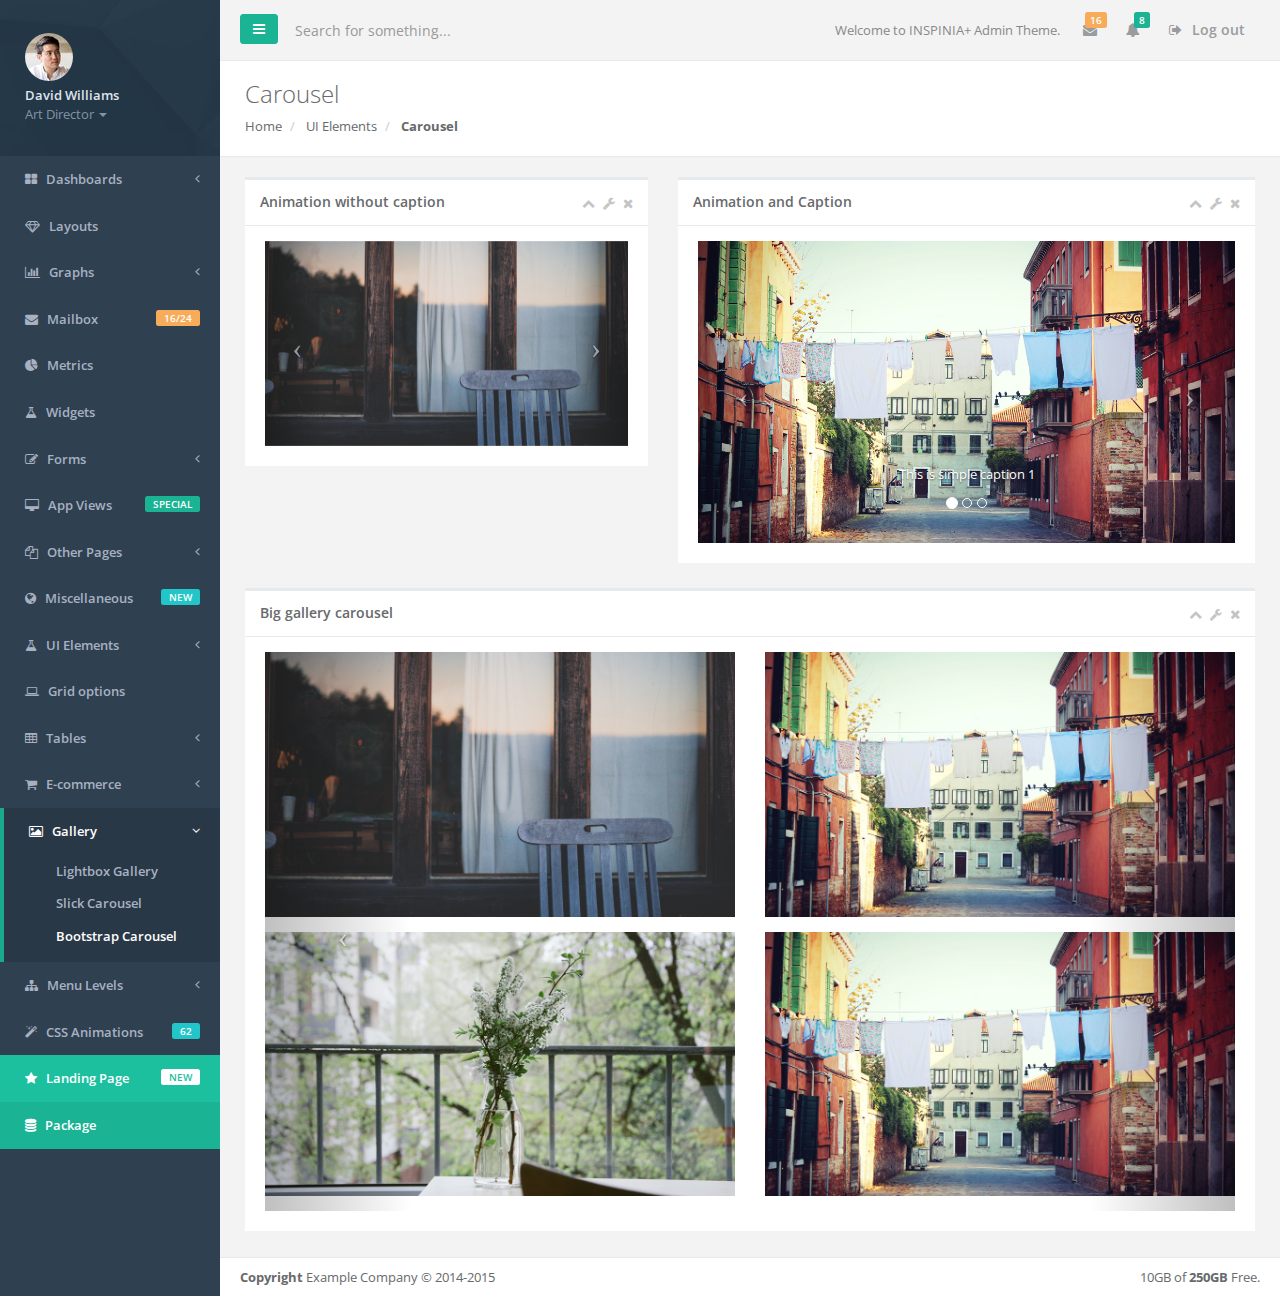
<file: WebRoot/static/inspinia/carousel.html>
<!DOCTYPE html>
<html>

<head>

    <meta charset="utf-8">
    <meta name="viewport" content="width=device-width, initial-scale=1.0">

    <title>INSPINIA | Empty Page</title>

    <link href="css/bootstrap.min.css" rel="stylesheet">
    <link href="font-awesome/css/font-awesome.css" rel="stylesheet">

    <link href="css/animate.css" rel="stylesheet">
    <link href="css/style.css" rel="stylesheet">

</head>

<body>

    <div id="wrapper">

    <nav class="navbar-default navbar-static-side" role="navigation">
        <div class="sidebar-collapse">
            <ul class="nav metismenu" id="side-menu">
                <li class="nav-header">
                    <div class="dropdown profile-element"> <span>
                            <img alt="image" class="img-circle" src="img/profile_small.jpg" />
                             </span>
                        <a data-toggle="dropdown" class="dropdown-toggle" href="carousel.html#">
                            <span class="clear"> <span class="block m-t-xs"> <strong class="font-bold">David Williams</strong>
                             </span> <span class="text-muted text-xs block">Art Director <b class="caret"></b></span> </span> </a>
                        <ul class="dropdown-menu animated fadeInRight m-t-xs">
                            <li><a href="profile.html">Profile</a></li>
                            <li><a href="contacts.html">Contacts</a></li>
                            <li><a href="mailbox.html">Mailbox</a></li>
                            <li class="divider"></li>
                            <li><a href="login.html">Logout</a></li>
                        </ul>
                    </div>
                    <div class="logo-element">
                        IN+
                    </div>
                </li>
                <li>
                    <a href="index.html"><i class="fa fa-th-large"></i> <span class="nav-label">Dashboards</span> <span class="fa arrow"></span></a>
                    <ul class="nav nav-second-level collapse">
                        <li><a href="index.html">Dashboard v.1</a></li>
                        <li><a href="dashboard_2.html">Dashboard v.2</a></li>
                        <li><a href="dashboard_3.html">Dashboard v.3</a></li>
                        <li><a href="dashboard_4_1.html">Dashboard v.4</a></li>
                        <li><a href="dashboard_5.html">Dashboard v.5 <span class="label label-primary pull-right">NEW</span></a></li>
                    </ul>
                </li>
                <li>
                    <a href="layouts.html"><i class="fa fa-diamond"></i> <span class="nav-label">Layouts</span></a>
                </li>
                <li>
                    <a href="carousel.html#"><i class="fa fa-bar-chart-o"></i> <span class="nav-label">Graphs</span><span class="fa arrow"></span></a>
                    <ul class="nav nav-second-level collapse">
                        <li><a href="graph_flot.html">Flot Charts</a></li>
                        <li><a href="graph_morris.html">Morris.js Charts</a></li>
                        <li><a href="graph_rickshaw.html">Rickshaw Charts</a></li>
                        <li><a href="graph_chartjs.html">Chart.js</a></li>
                        <li><a href="graph_chartist.html">Chartist</a></li>
                        <li><a href="c3.html">c3 charts</a></li>
                        <li><a href="graph_peity.html">Peity Charts</a></li>
                        <li><a href="graph_sparkline.html">Sparkline Charts</a></li>
                    </ul>
                </li>
                <li>
                    <a href="mailbox.html"><i class="fa fa-envelope"></i> <span class="nav-label">Mailbox </span><span class="label label-warning pull-right">16/24</span></a>
                    <ul class="nav nav-second-level collapse">
                        <li><a href="mailbox.html">Inbox</a></li>
                        <li><a href="mail_detail.html">Email view</a></li>
                        <li><a href="mail_compose.html">Compose email</a></li>
                        <li><a href="email_template.html">Email templates</a></li>
                    </ul>
                </li>
                <li>
                    <a href="metrics.html"><i class="fa fa-pie-chart"></i> <span class="nav-label">Metrics</span>  </a>
                </li>
                <li>
                    <a href="widgets.html"><i class="fa fa-flask"></i> <span class="nav-label">Widgets</span></a>
                </li>
                <li>
                    <a href="carousel.html#"><i class="fa fa-edit"></i> <span class="nav-label">Forms</span><span class="fa arrow"></span></a>
                    <ul class="nav nav-second-level collapse">
                        <li><a href="form_basic.html">Basic form</a></li>
                        <li><a href="form_advanced.html">Advanced Plugins</a></li>
                        <li><a href="form_wizard.html">Wizard</a></li>
                        <li><a href="form_file_upload.html">File Upload</a></li>
                        <li><a href="form_editors.html">Text Editor</a></li>
                        <li><a href="form_markdown.html">Markdown</a></li>
                    </ul>
                </li>
                <li>
                    <a href="carousel.html#"><i class="fa fa-desktop"></i> <span class="nav-label">App Views</span>  <span class="pull-right label label-primary">SPECIAL</span></a>
                    <ul class="nav nav-second-level collapse">
                        <li><a href="contacts.html">Contacts</a></li>
                        <li><a href="profile.html">Profile</a></li>
                        <li><a href="profile_2.html">Profile v.2</a></li>
                        <li><a href="contacts_2.html">Contacts v.2</a></li>
                        <li><a href="projects.html">Projects</a></li>
                        <li><a href="project_detail.html">Project detail</a></li>
                        <li><a href="teams_board.html">Teams board</a></li>
                        <li><a href="social_feed.html">Social feed</a></li>
                        <li><a href="clients.html">Clients</a></li>
                        <li><a href="full_height.html">Outlook view</a></li>
                        <li><a href="vote_list.html">Vote list</a></li>
                        <li><a href="file_manager.html">File manager</a></li>
                        <li><a href="calendar.html">Calendar</a></li>
                        <li><a href="issue_tracker.html">Issue tracker</a></li>
                        <li><a href="blog.html">Blog</a></li>
                        <li><a href="article.html">Article</a></li>
                        <li><a href="faq.html">FAQ</a></li>
                        <li><a href="timeline.html">Timeline</a></li>
                        <li><a href="pin_board.html">Pin board</a></li>
                    </ul>
                </li>
                <li>
                    <a href="carousel.html#"><i class="fa fa-files-o"></i> <span class="nav-label">Other Pages</span><span class="fa arrow"></span></a>
                    <ul class="nav nav-second-level collapse">
                        <li><a href="search_results.html">Search results</a></li>
                        <li><a href="lockscreen.html">Lockscreen</a></li>
                        <li><a href="invoice.html">Invoice</a></li>
                        <li><a href="login.html">Login</a></li>
                        <li><a href="login_two_columns.html">Login v.2</a></li>
                        <li><a href="forgot_password.html">Forget password</a></li>
                        <li><a href="register.html">Register</a></li>
                        <li><a href="404.html">404 Page</a></li>
                        <li><a href="500.html">500 Page</a></li>
                        <li><a href="empty_page.html">Empty page</a></li>
                    </ul>
                </li>
                <li>
                    <a href="carousel.html#"><i class="fa fa-globe"></i> <span class="nav-label">Miscellaneous</span><span class="label label-info pull-right">NEW</span></a>
                    <ul class="nav nav-second-level collapse">
                        <li><a href="toastr_notifications.html">Notification</a></li>
                        <li><a href="nestable_list.html">Nestable list</a></li>
                        <li><a href="agile_board.html">Agile board</a></li>
                        <li><a href="timeline_2.html">Timeline v.2</a></li>
                        <li><a href="diff.html">Diff</a></li>
                        <li><a href="i18support.html">i18 support</a></li>
                        <li><a href="sweetalert.html">Sweet alert</a></li>
                        <li><a href="idle_timer.html">Idle timer</a></li>
                        <li><a href="truncate.html">Truncate</a></li>
                        <li><a href="spinners.html">Spinners</a></li>
                        <li><a href="tinycon.html">Live favicon</a></li>
                        <li><a href="google_maps.html">Google maps</a></li>
                        <li><a href="code_editor.html">Code editor</a></li>
                        <li><a href="modal_window.html">Modal window</a></li>
                        <li><a href="clipboard.html">Clipboard</a></li>
                        <li><a href="forum_main.html">Forum view</a></li>
                        <li><a href="validation.html">Validation</a></li>
                        <li><a href="tree_view.html">Tree view</a></li>
                        <li><a href="loading_buttons.html">Loading buttons</a></li>
                        <li><a href="chat_view.html">Chat view</a></li>
                        <li><a href="masonry.html">Masonry</a></li>
                        <li><a href="tour.html">Tour</a></li>
                    </ul>
                </li>
                <li>
                    <a href="carousel.html#"><i class="fa fa-flask"></i> <span class="nav-label">UI Elements</span><span class="fa arrow"></span></a>
                    <ul class="nav nav-second-level collapse">
                        <li><a href="typography.html">Typography</a></li>
                        <li><a href="icons.html">Icons</a></li>
                        <li><a href="draggable_panels.html">Draggable Panels</a></li> <li><a href="resizeable_panels.html">Resizeable Panels</a></li>
                        <li><a href="buttons.html">Buttons</a></li>
                        <li><a href="video.html">Video</a></li>
                        <li><a href="tabs_panels.html">Panels</a></li>
                        <li><a href="tabs.html">Tabs</a></li>
                        <li><a href="notifications.html">Notifications & Tooltips</a></li>
                        <li><a href="badges_labels.html">Badges, Labels, Progress</a></li>
                    </ul>
                </li>

                <li>
                    <a href="grid_options.html"><i class="fa fa-laptop"></i> <span class="nav-label">Grid options</span></a>
                </li>
                <li>
                    <a href="carousel.html#"><i class="fa fa-table"></i> <span class="nav-label">Tables</span><span class="fa arrow"></span></a>
                    <ul class="nav nav-second-level collapse">
                        <li><a href="table_basic.html">Static Tables</a></li>
                        <li><a href="table_data_tables.html">Data Tables</a></li>
                        <li><a href="table_foo_table.html">Foo Tables</a></li>
                        <li><a href="jq_grid.html">jqGrid</a></li>
                    </ul>
                </li>
                <li>
                    <a href="carousel.html#"><i class="fa fa-shopping-cart"></i> <span class="nav-label">E-commerce</span><span class="fa arrow"></span></a>
                    <ul class="nav nav-second-level collapse">
                        <li><a href="ecommerce_products_grid.html">Products grid</a></li>
                        <li><a href="ecommerce_product_list.html">Products list</a></li>
                        <li><a href="ecommerce_product.html">Product edit</a></li>
                        <li><a href="ecommerce_product_detail.html">Product detail</a></li>
                        <li><a href="ecommerce-cart.html">Cart</a></li>
                        <li><a href="ecommerce-orders.html">Orders</a></li>
                        <li><a href="ecommerce_payments.html">Credit Card form</a></li>
                    </ul>
                </li>
                <li class="active">
                    <a href="carousel.html#"><i class="fa fa-picture-o"></i> <span class="nav-label">Gallery</span><span class="fa arrow"></span></a>
                    <ul class="nav nav-second-level">
                        <li><a href="basic_gallery.html">Lightbox Gallery</a></li>
                        <li><a href="slick_carousel.html">Slick Carousel</a></li>
                        <li class="active"><a href="carousel.html">Bootstrap Carousel</a></li>

                    </ul>
                </li>
                <li>
                    <a href="carousel.html#"><i class="fa fa-sitemap"></i> <span class="nav-label">Menu Levels </span><span class="fa arrow"></span></a>
                    <ul class="nav nav-second-level collapse">
                        <li>
                            <a href="carousel.html#">Third Level <span class="fa arrow"></span></a>
                            <ul class="nav nav-third-level">
                                <li>
                                    <a href="carousel.html#">Third Level Item</a>
                                </li>
                                <li>
                                    <a href="carousel.html#">Third Level Item</a>
                                </li>
                                <li>
                                    <a href="carousel.html#">Third Level Item</a>
                                </li>

                            </ul>
                        </li>
                        <li><a href="carousel.html#">Second Level Item</a></li>
                        <li>
                            <a href="carousel.html#">Second Level Item</a></li>
                        <li>
                            <a href="carousel.html#">Second Level Item</a></li>
                    </ul>
                </li>
                <li>
                    <a href="css_animation.html"><i class="fa fa-magic"></i> <span class="nav-label">CSS Animations </span><span class="label label-info pull-right">62</span></a>
                </li>
                <li class="landing_link">
                    <a target="_blank" href="landing.html"><i class="fa fa-star"></i> <span class="nav-label">Landing Page</span> <span class="label label-warning pull-right">NEW</span></a>
                </li>
                <li class="special_link">
                    <a href="package.html"><i class="fa fa-database"></i> <span class="nav-label">Package</span></a>
                </li>
            </ul>

        </div>
    </nav>

        <div id="page-wrapper" class="gray-bg">
        <div class="row border-bottom">
        <nav class="navbar navbar-static-top" role="navigation" style="margin-bottom: 0">
        <div class="navbar-header">
            <a class="navbar-minimalize minimalize-styl-2 btn btn-primary " href="carousel.html#"><i class="fa fa-bars"></i> </a>
            <form role="search" class="navbar-form-custom" action="search_results.html">
                <div class="form-group">
                    <input type="text" placeholder="Search for something..." class="form-control" name="top-search" id="top-search">
                </div>
            </form>
        </div>
            <ul class="nav navbar-top-links navbar-right">
                <li>
                    <span class="m-r-sm text-muted welcome-message">Welcome to INSPINIA+ Admin Theme.</span>
                </li>
                <li class="dropdown">
                    <a class="dropdown-toggle count-info" data-toggle="dropdown" href="carousel.html#">
                        <i class="fa fa-envelope"></i>  <span class="label label-warning">16</span>
                    </a>
                    <ul class="dropdown-menu dropdown-messages">
                        <li>
                            <div class="dropdown-messages-box">
                                <a href="profile.html" class="pull-left">
                                    <img alt="image" class="img-circle" src="img/a7.jpg">
                                </a>
                                <div class="media-body">
                                    <small class="pull-right">46h ago</small>
                                    <strong>Mike Loreipsum</strong> started following <strong>Monica Smith</strong>. <br>
                                    <small class="text-muted">3 days ago at 7:58 pm - 10.06.2014</small>
                                </div>
                            </div>
                        </li>
                        <li class="divider"></li>
                        <li>
                            <div class="dropdown-messages-box">
                                <a href="profile.html" class="pull-left">
                                    <img alt="image" class="img-circle" src="img/a4.jpg">
                                </a>
                                <div class="media-body ">
                                    <small class="pull-right text-navy">5h ago</small>
                                    <strong>Chris Johnatan Overtunk</strong> started following <strong>Monica Smith</strong>. <br>
                                    <small class="text-muted">Yesterday 1:21 pm - 11.06.2014</small>
                                </div>
                            </div>
                        </li>
                        <li class="divider"></li>
                        <li>
                            <div class="dropdown-messages-box">
                                <a href="profile.html" class="pull-left">
                                    <img alt="image" class="img-circle" src="img/profile.jpg">
                                </a>
                                <div class="media-body ">
                                    <small class="pull-right">23h ago</small>
                                    <strong>Monica Smith</strong> love <strong>Kim Smith</strong>. <br>
                                    <small class="text-muted">2 days ago at 2:30 am - 11.06.2014</small>
                                </div>
                            </div>
                        </li>
                        <li class="divider"></li>
                        <li>
                            <div class="text-center link-block">
                                <a href="mailbox.html">
                                    <i class="fa fa-envelope"></i> <strong>Read All Messages</strong>
                                </a>
                            </div>
                        </li>
                    </ul>
                </li>
                <li class="dropdown">
                    <a class="dropdown-toggle count-info" data-toggle="dropdown" href="carousel.html#">
                        <i class="fa fa-bell"></i>  <span class="label label-primary">8</span>
                    </a>
                    <ul class="dropdown-menu dropdown-alerts">
                        <li>
                            <a href="mailbox.html">
                                <div>
                                    <i class="fa fa-envelope fa-fw"></i> You have 16 messages
                                    <span class="pull-right text-muted small">4 minutes ago</span>
                                </div>
                            </a>
                        </li>
                        <li class="divider"></li>
                        <li>
                            <a href="profile.html">
                                <div>
                                    <i class="fa fa-twitter fa-fw"></i> 3 New Followers
                                    <span class="pull-right text-muted small">12 minutes ago</span>
                                </div>
                            </a>
                        </li>
                        <li class="divider"></li>
                        <li>
                            <a href="grid_options.html">
                                <div>
                                    <i class="fa fa-upload fa-fw"></i> Server Rebooted
                                    <span class="pull-right text-muted small">4 minutes ago</span>
                                </div>
                            </a>
                        </li>
                        <li class="divider"></li>
                        <li>
                            <div class="text-center link-block">
                                <a href="notifications.html">
                                    <strong>See All Alerts</strong>
                                    <i class="fa fa-angle-right"></i>
                                </a>
                            </div>
                        </li>
                    </ul>
                </li>


                <li>
                    <a href="login.html">
                        <i class="fa fa-sign-out"></i> Log out
                    </a>
                </li>
            </ul>

        </nav>
        </div>
            <div class="row wrapper border-bottom white-bg page-heading">
                <div class="col-lg-9">
                    <h2>Carousel</h2>
                    <ol class="breadcrumb">
                        <li>
                            <a href="index.html">Home</a>
                        </li>
                        <li>
                            UI Elements
                        </li>
                        <li class="active">
                            <strong>Carousel</strong>
                        </li>
                    </ol>
                </div>
            </div>



        <div class="wrapper wrapper-content">
            <div class="row">
                <div class="col-lg-5">
                    <div class="ibox float-e-margins">
                        <div class="ibox-title">
                            <h5>Animation without caption</h5>
                            <div class="ibox-tools">
                                <a class="collapse-link">
                                    <i class="fa fa-chevron-up"></i>
                                </a>
                                <a class="dropdown-toggle" data-toggle="dropdown" href="carousel.html#">
                                    <i class="fa fa-wrench"></i>
                                </a>
                                <ul class="dropdown-menu dropdown-user">
                                    <li><a href="carousel.html#">Config option 1</a>
                                    </li>
                                    <li><a href="carousel.html#">Config option 2</a>
                                    </li>
                                </ul>
                                <a class="close-link">
                                    <i class="fa fa-times"></i>
                                </a>
                            </div>
                        </div>
                        <div class="ibox-content">
                            <div class="carousel slide" id="carousel1">
                                <div class="carousel-inner">
                                    <div class="item active">
                                        <img alt="image" class="img-responsive" src="img/p_big3.jpg">
                                    </div>
                                    <div class="item">
                                        <img alt="image"  class="img-responsive" src="img/p_big1.jpg">
                                    </div>
                                    <div class="item ">
                                        <img alt="image" class="img-responsive" src="img/p_big2.jpg">
                                    </div>

                                </div>
                                <a data-slide="prev" href="carousel.html#carousel1" class="left carousel-control">
                                    <span class="icon-prev"></span>
                                </a>
                                <a data-slide="next" href="carousel.html#carousel1" class="right carousel-control">
                                    <span class="icon-next"></span>
                                </a>
                            </div>
                        </div>
                    </div>
                </div>
                <div class="col-lg-7">
                    <div class="ibox float-e-margins">
                        <div class="ibox-title">
                            <h5>Animation and Caption</h5>
                            <div class="ibox-tools">
                                <a class="collapse-link">
                                    <i class="fa fa-chevron-up"></i>
                                </a>
                                <a class="dropdown-toggle" data-toggle="dropdown" href="carousel.html#">
                                    <i class="fa fa-wrench"></i>
                                </a>
                                <ul class="dropdown-menu dropdown-user">
                                    <li><a href="carousel.html#">Config option 1</a>
                                    </li>
                                    <li><a href="carousel.html#">Config option 2</a>
                                    </li>
                                </ul>
                                <a class="close-link">
                                    <i class="fa fa-times"></i>
                                </a>
                            </div>
                        </div>
                        <div class="ibox-content ">
                            <div class="carousel slide" id="carousel2">
                                <ol class="carousel-indicators">
                                    <li data-slide-to="0" data-target="#carousel2"  class="active"></li>
                                    <li data-slide-to="1" data-target="#carousel2"></li>
                                    <li data-slide-to="2" data-target="#carousel2" class=""></li>
                                </ol>
                                <div class="carousel-inner">
                                    <div class="item active">
                                        <img alt="image"  class="img-responsive" src="img/p_big1.jpg">
                                        <div class="carousel-caption">
                                            <p>This is simple caption 1</p>
                                        </div>
                                    </div>
                                    <div class="item ">
                                        <img alt="image"  class="img-responsive" src="img/p_big3.jpg">
                                        <div class="carousel-caption">
                                            <p>This is simple caption 2</p>
                                        </div>
                                    </div>
                                    <div class="item">
                                        <img alt="image"  class="img-responsive" src="img/p_big2.jpg">
                                        <div class="carousel-caption">
                                            <p>This is simple caption 3</p>
                                        </div>
                                    </div>
                                </div>
                                <a data-slide="prev" href="carousel.html#carousel2" class="left carousel-control">
                                    <span class="icon-prev"></span>
                                </a>
                                <a data-slide="next" href="carousel.html#carousel2" class="right carousel-control">
                                    <span class="icon-next"></span>
                                </a>
                            </div>
                        </div>
                    </div>
                </div>

            </div>
            <div class="row">
                <div class="col-lg-12">
                    <div class="ibox float-e-margins">
                        <div class="ibox-title">
                            <h5>Big gallery carousel</h5>
                            <div class="ibox-tools">
                                <a class="collapse-link">
                                    <i class="fa fa-chevron-up"></i>
                                </a>
                                <a class="dropdown-toggle" data-toggle="dropdown" href="carousel.html#">
                                    <i class="fa fa-wrench"></i>
                                </a>
                                <ul class="dropdown-menu dropdown-user">
                                    <li><a href="carousel.html#">Config option 1</a>
                                    </li>
                                    <li><a href="carousel.html#">Config option 2</a>
                                    </li>
                                </ul>
                                <a class="close-link">
                                    <i class="fa fa-times"></i>
                                </a>
                            </div>
                        </div>
                        <div class="ibox-content">
                            <div class="carousel slide" id="carousel3">
                                <div class="carousel-inner">
                                    <div class="item gallery active left">
                                        <div class="row">
                                            <div class="col-sm-6">
                                                <img alt="image" class="img-responsive" src="img/p_big1.jpg">
                                            </div>
                                            <div class="col-sm-6">
                                                <img alt="image" class="img-responsive" src="img/p_big2.jpg">
                                            </div>
                                            <div class="col-sm-6">
                                                <img alt="image"  class="img-responsive"  src="img/p_big3.jpg">
                                            </div>
                                            <div class="col-sm-6">
                                                <img alt="image"  class="img-responsive" src="img/p_big1.jpg">
                                            </div>
                                        </div>
                                    </div>
                                    <div class="item gallery next left">
                                        <div class="row">
                                            <div class="col-sm-6">
                                                <img alt="image"  class="img-responsive" src="img/p_big3.jpg">
                                            </div>
                                            <div class="col-sm-6">
                                                <img alt="image"  class="img-responsive" src="img/p_big1.jpg">
                                            </div>
                                            <div class="col-sm-6">
                                                <img alt="image"  class="img-responsive"  src="img/p_big2.jpg">
                                            </div>
                                            <div class="col-sm-6">
                                                <img alt="image"  class="img-responsive" src="img/p_big1.jpg">
                                            </div>
                                        </div>
                                    </div>
                                    <div class="item gallery">
                                        <div class="row">
                                            <div class="col-sm-6">
                                                <img alt="image"  class="img-responsive" src="img/p_big2.jpg">
                                            </div>
                                            <div class="col-sm-6">
                                                <img alt="image"  class="img-responsive" src="img/p_big3.jpg">
                                            </div>
                                            <div class="col-sm-6">
                                                <img alt="image"  class="img-responsive"  src="img/p_big1.jpg">
                                            </div>
                                            <div class="col-sm-6">
                                                <img alt="image" class="img-responsive" src="img/p_big2.jpg">
                                            </div>
                                        </div>
                                    </div>
                                </div>
                                <a data-slide="prev" href="carousel.html#carousel3" class="left carousel-control">
                                    <span class="icon-prev"></span>
                                </a>
                                <a data-slide="next" href="carousel.html#carousel3" class="right carousel-control">
                                    <span class="icon-next"></span>
                                </a>
                            </div>
                        </div>
                    </div>
                </div>
            </div>
        </div>
        <div class="footer">
            <div class="pull-right">
                10GB of <strong>250GB</strong> Free.
            </div>
            <div>
                <strong>Copyright</strong> Example Company &copy; 2014-2015
            </div>
        </div>

        </div>
        </div>

    <!-- Mainly scripts -->
    <script src="js/jquery-2.1.1.js"></script>
    <script src="js/bootstrap.min.js"></script>
    <script src="js/plugins/metisMenu/jquery.metisMenu.js"></script>
    <script src="js/plugins/slimscroll/jquery.slimscroll.min.js"></script>

    <!-- Custom and plugin javascript -->
    <script src="js/inspinia.js"></script>
    <script src="js/plugins/pace/pace.min.js"></script>


</body>

</html>
</file>
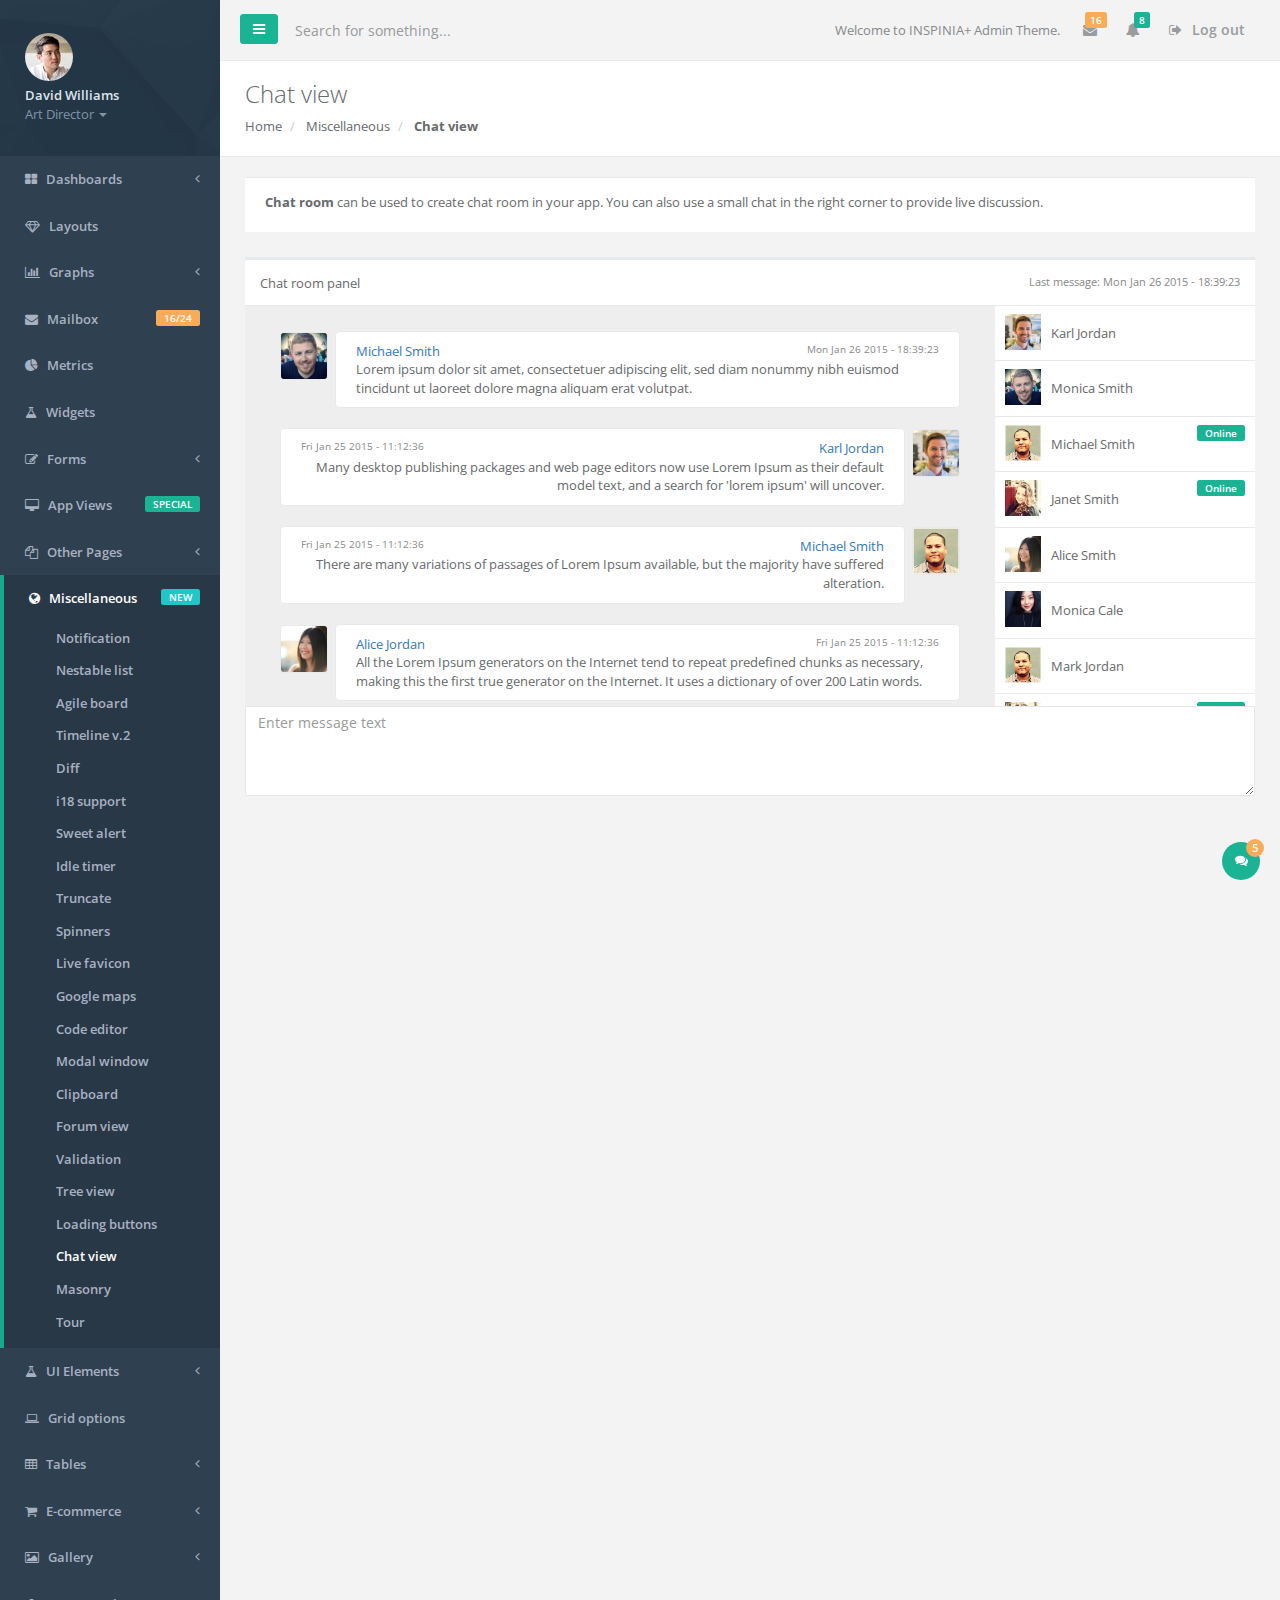
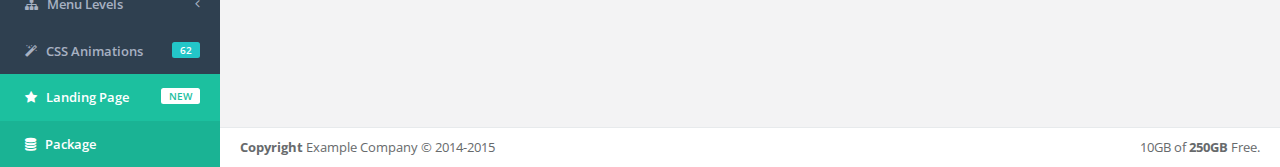
<file: WebRoot/static/inspinia/chat_view.html>
<!DOCTYPE html>
<html>

<head>

    <meta charset="utf-8">
    <meta name="viewport" content="width=device-width, initial-scale=1.0">

    <title>INSPINIA | Chat view</title>

    <link href="css/bootstrap.min.css" rel="stylesheet">
    <link href="font-awesome/css/font-awesome.css" rel="stylesheet">

    <link href="css/animate.css" rel="stylesheet">
    <link href="css/style.css" rel="stylesheet">

</head>

<body>

<div id="wrapper">

<nav class="navbar-default navbar-static-side" role="navigation">
    <div class="sidebar-collapse">
        <ul class="nav metismenu" id="side-menu">
            <li class="nav-header">
                <div class="dropdown profile-element"> <span>
                            <img alt="image" class="img-circle" src="img/profile_small.jpg" />
                             </span>
                    <a data-toggle="dropdown" class="dropdown-toggle" href="chat_view.html#">
                            <span class="clear"> <span class="block m-t-xs"> <strong class="font-bold">David Williams</strong>
                             </span> <span class="text-muted text-xs block">Art Director <b class="caret"></b></span> </span> </a>
                    <ul class="dropdown-menu animated fadeInRight m-t-xs">
                        <li><a href="profile.html">Profile</a></li>
                        <li><a href="contacts.html">Contacts</a></li>
                        <li><a href="mailbox.html">Mailbox</a></li>
                        <li class="divider"></li>
                        <li><a href="login.html">Logout</a></li>
                    </ul>
                </div>
                <div class="logo-element">
                    IN+
                </div>
            </li>
            <li>
                <a href="index.html"><i class="fa fa-th-large"></i> <span class="nav-label">Dashboards</span> <span class="fa arrow"></span></a>
                <ul class="nav nav-second-level collapse">
                    <li><a href="index.html">Dashboard v.1</a></li>
                    <li><a href="dashboard_2.html">Dashboard v.2</a></li>
                    <li><a href="dashboard_3.html">Dashboard v.3</a></li>
                    <li><a href="dashboard_4_1.html">Dashboard v.4</a></li>
                    <li><a href="dashboard_5.html">Dashboard v.5 <span class="label label-primary pull-right">NEW</span></a></li>
                </ul>
            </li>
            <li>
                <a href="layouts.html"><i class="fa fa-diamond"></i> <span class="nav-label">Layouts</span></a>
            </li>
            <li>
                <a href="chat_view.html#"><i class="fa fa-bar-chart-o"></i> <span class="nav-label">Graphs</span><span class="fa arrow"></span></a>
                <ul class="nav nav-second-level collapse">
                    <li><a href="graph_flot.html">Flot Charts</a></li>
                    <li><a href="graph_morris.html">Morris.js Charts</a></li>
                    <li><a href="graph_rickshaw.html">Rickshaw Charts</a></li>
                    <li><a href="graph_chartjs.html">Chart.js</a></li>
                    <li><a href="graph_chartist.html">Chartist</a></li>
                    <li><a href="c3.html">c3 charts</a></li>
                    <li><a href="graph_peity.html">Peity Charts</a></li>
                    <li><a href="graph_sparkline.html">Sparkline Charts</a></li>
                </ul>
            </li>
            <li>
                <a href="mailbox.html"><i class="fa fa-envelope"></i> <span class="nav-label">Mailbox </span><span class="label label-warning pull-right">16/24</span></a>
                <ul class="nav nav-second-level collapse">
                    <li><a href="mailbox.html">Inbox</a></li>
                    <li><a href="mail_detail.html">Email view</a></li>
                    <li><a href="mail_compose.html">Compose email</a></li>
                    <li><a href="email_template.html">Email templates</a></li>
                </ul>
            </li>
            <li>
                <a href="metrics.html"><i class="fa fa-pie-chart"></i> <span class="nav-label">Metrics</span>  </a>
            </li>
            <li>
                <a href="widgets.html"><i class="fa fa-flask"></i> <span class="nav-label">Widgets</span></a>
            </li>
            <li>
                <a href="chat_view.html#"><i class="fa fa-edit"></i> <span class="nav-label">Forms</span><span class="fa arrow"></span></a>
                <ul class="nav nav-second-level collapse">
                    <li><a href="form_basic.html">Basic form</a></li>
                    <li><a href="form_advanced.html">Advanced Plugins</a></li>
                    <li><a href="form_wizard.html">Wizard</a></li>
                    <li><a href="form_file_upload.html">File Upload</a></li>
                    <li><a href="form_editors.html">Text Editor</a></li>
                    <li><a href="form_markdown.html">Markdown</a></li>
                </ul>
            </li>
            <li>
                <a href="chat_view.html#"><i class="fa fa-desktop"></i> <span class="nav-label">App Views</span>  <span class="pull-right label label-primary">SPECIAL</span></a>
                <ul class="nav nav-second-level collapse">
                    <li><a href="contacts.html">Contacts</a></li>
                    <li><a href="profile.html">Profile</a></li>
                    <li><a href="profile_2.html">Profile v.2</a></li>
                    <li><a href="contacts_2.html">Contacts v.2</a></li>
                    <li><a href="projects.html">Projects</a></li>
                    <li><a href="project_detail.html">Project detail</a></li>
                    <li><a href="teams_board.html">Teams board</a></li>
                    <li><a href="social_feed.html">Social feed</a></li>
                    <li><a href="clients.html">Clients</a></li>
                    <li><a href="full_height.html">Outlook view</a></li>
                    <li><a href="vote_list.html">Vote list</a></li>
                    <li><a href="file_manager.html">File manager</a></li>
                    <li><a href="calendar.html">Calendar</a></li>
                    <li><a href="issue_tracker.html">Issue tracker</a></li>
                    <li><a href="blog.html">Blog</a></li>
                    <li><a href="article.html">Article</a></li>
                    <li><a href="faq.html">FAQ</a></li>
                    <li><a href="timeline.html">Timeline</a></li>
                    <li><a href="pin_board.html">Pin board</a></li>
                </ul>
            </li>
            <li>
                <a href="chat_view.html#"><i class="fa fa-files-o"></i> <span class="nav-label">Other Pages</span><span class="fa arrow"></span></a>
                <ul class="nav nav-second-level collapse">
                    <li><a href="search_results.html">Search results</a></li>
                    <li><a href="lockscreen.html">Lockscreen</a></li>
                    <li><a href="invoice.html">Invoice</a></li>
                    <li><a href="login.html">Login</a></li>
                    <li><a href="login_two_columns.html">Login v.2</a></li>
                    <li><a href="forgot_password.html">Forget password</a></li>
                    <li><a href="register.html">Register</a></li>
                    <li><a href="404.html">404 Page</a></li>
                    <li><a href="500.html">500 Page</a></li>
                    <li><a href="empty_page.html">Empty page</a></li>
                </ul>
            </li>
            <li class="active">
                <a href="chat_view.html#"><i class="fa fa-globe"></i> <span class="nav-label">Miscellaneous</span><span class="label label-info pull-right">NEW</span></a>
                <ul class="nav nav-second-level">
                    <li><a href="toastr_notifications.html">Notification</a></li>
                    <li><a href="nestable_list.html">Nestable list</a></li>
                    <li><a href="agile_board.html">Agile board</a></li>
                    <li><a href="timeline_2.html">Timeline v.2</a></li>
                    <li><a href="diff.html">Diff</a></li>
                    <li><a href="i18support.html">i18 support</a></li>
                    <li><a href="sweetalert.html">Sweet alert</a></li>
                    <li><a href="idle_timer.html">Idle timer</a></li>
                    <li><a href="truncate.html">Truncate</a></li>
                    <li><a href="spinners.html">Spinners</a></li>
                    <li><a href="tinycon.html">Live favicon</a></li>
                    <li><a href="google_maps.html">Google maps</a></li>
                    <li><a href="code_editor.html">Code editor</a></li>
                    <li><a href="modal_window.html">Modal window</a></li>
                    <li><a href="clipboard.html">Clipboard</a></li>
                    <li><a href="forum_main.html">Forum view</a></li>
                    <li><a href="validation.html">Validation</a></li>
                    <li><a href="tree_view.html">Tree view</a></li>
                    <li><a href="loading_buttons.html">Loading buttons</a></li>
                    <li class="active"><a href="chat_view.html">Chat view</a></li>
                    <li><a href="masonry.html">Masonry</a></li>
                    <li><a href="tour.html">Tour</a></li>
                </ul>
            </li>
            <li>
                <a href="chat_view.html#"><i class="fa fa-flask"></i> <span class="nav-label">UI Elements</span><span class="fa arrow"></span></a>
                <ul class="nav nav-second-level collapse">
                    <li><a href="typography.html">Typography</a></li>
                    <li><a href="icons.html">Icons</a></li>
                    <li><a href="draggable_panels.html">Draggable Panels</a></li> <li><a href="resizeable_panels.html">Resizeable Panels</a></li>
                    <li><a href="buttons.html">Buttons</a></li>
                    <li><a href="video.html">Video</a></li>
                    <li><a href="tabs_panels.html">Panels</a></li>
                    <li><a href="tabs.html">Tabs</a></li>
                    <li><a href="notifications.html">Notifications & Tooltips</a></li>
                    <li><a href="badges_labels.html">Badges, Labels, Progress</a></li>
                </ul>
            </li>

            <li>
                <a href="grid_options.html"><i class="fa fa-laptop"></i> <span class="nav-label">Grid options</span></a>
            </li>
            <li>
                <a href="chat_view.html#"><i class="fa fa-table"></i> <span class="nav-label">Tables</span><span class="fa arrow"></span></a>
                <ul class="nav nav-second-level collapse">
                    <li><a href="table_basic.html">Static Tables</a></li>
                    <li><a href="table_data_tables.html">Data Tables</a></li>
                    <li><a href="table_foo_table.html">Foo Tables</a></li>
                    <li><a href="jq_grid.html">jqGrid</a></li>
                </ul>
            </li>
            <li>
                <a href="chat_view.html#"><i class="fa fa-shopping-cart"></i> <span class="nav-label">E-commerce</span><span class="fa arrow"></span></a>
                <ul class="nav nav-second-level collapse">
                    <li><a href="ecommerce_products_grid.html">Products grid</a></li>
                    <li><a href="ecommerce_product_list.html">Products list</a></li>
                    <li><a href="ecommerce_product.html">Product edit</a></li>
                    <li><a href="ecommerce_product_detail.html">Product detail</a></li>
                    <li><a href="ecommerce-cart.html">Cart</a></li>
                    <li><a href="ecommerce-orders.html">Orders</a></li>
                    <li><a href="ecommerce_payments.html">Credit Card form</a></li>
                </ul>
            </li>
            <li>
                <a href="chat_view.html#"><i class="fa fa-picture-o"></i> <span class="nav-label">Gallery</span><span class="fa arrow"></span></a>
                <ul class="nav nav-second-level collapse">
                    <li><a href="basic_gallery.html">Lightbox Gallery</a></li>
                    <li><a href="slick_carousel.html">Slick Carousel</a></li>
                    <li><a href="carousel.html">Bootstrap Carousel</a></li>

                </ul>
            </li>
            <li>
                <a href="chat_view.html#"><i class="fa fa-sitemap"></i> <span class="nav-label">Menu Levels </span><span class="fa arrow"></span></a>
                <ul class="nav nav-second-level collapse">
                    <li>
                        <a href="chat_view.html#">Third Level <span class="fa arrow"></span></a>
                        <ul class="nav nav-third-level">
                            <li>
                                <a href="chat_view.html#">Third Level Item</a>
                            </li>
                            <li>
                                <a href="chat_view.html#">Third Level Item</a>
                            </li>
                            <li>
                                <a href="chat_view.html#">Third Level Item</a>
                            </li>

                        </ul>
                    </li>
                    <li><a href="chat_view.html#">Second Level Item</a></li>
                    <li>
                        <a href="chat_view.html#">Second Level Item</a></li>
                    <li>
                        <a href="chat_view.html#">Second Level Item</a></li>
                </ul>
            </li>
            <li>
                <a href="css_animation.html"><i class="fa fa-magic"></i> <span class="nav-label">CSS Animations </span><span class="label label-info pull-right">62</span></a>
            </li>
            <li class="landing_link">
                <a target="_blank" href="landing.html"><i class="fa fa-star"></i> <span class="nav-label">Landing Page</span> <span class="label label-warning pull-right">NEW</span></a>
            </li>
            <li class="special_link">
                <a href="package.html"><i class="fa fa-database"></i> <span class="nav-label">Package</span></a>
            </li>
        </ul>

    </div>
</nav>

<div id="page-wrapper" class="gray-bg">
<div class="row border-bottom">
    <nav class="navbar navbar-static-top" role="navigation" style="margin-bottom: 0">
        <div class="navbar-header">
            <a class="navbar-minimalize minimalize-styl-2 btn btn-primary " href="chat_view.html#"><i class="fa fa-bars"></i> </a>
            <form role="search" class="navbar-form-custom" action="search_results.html">
                <div class="form-group">
                    <input type="text" placeholder="Search for something..." class="form-control" name="top-search" id="top-search">
                </div>
            </form>
        </div>
        <ul class="nav navbar-top-links navbar-right">
            <li>
                <span class="m-r-sm text-muted welcome-message">Welcome to INSPINIA+ Admin Theme.</span>
            </li>
            <li class="dropdown">
                <a class="dropdown-toggle count-info" data-toggle="dropdown" href="chat_view.html#">
                    <i class="fa fa-envelope"></i>  <span class="label label-warning">16</span>
                </a>
                <ul class="dropdown-menu dropdown-messages">
                    <li>
                        <div class="dropdown-messages-box">
                            <a href="profile.html" class="pull-left">
                                <img alt="image" class="img-circle" src="img/a7.jpg">
                            </a>
                            <div class="media-body">
                                <small class="pull-right">46h ago</small>
                                <strong>Mike Loreipsum</strong> started following <strong>Monica Smith</strong>. <br>
                                <small class="text-muted">3 days ago at 7:58 pm - 10.06.2014</small>
                            </div>
                        </div>
                    </li>
                    <li class="divider"></li>
                    <li>
                        <div class="dropdown-messages-box">
                            <a href="profile.html" class="pull-left">
                                <img alt="image" class="img-circle" src="img/a4.jpg">
                            </a>
                            <div class="media-body ">
                                <small class="pull-right text-navy">5h ago</small>
                                <strong>Chris Johnatan Overtunk</strong> started following <strong>Monica Smith</strong>. <br>
                                <small class="text-muted">Yesterday 1:21 pm - 11.06.2014</small>
                            </div>
                        </div>
                    </li>
                    <li class="divider"></li>
                    <li>
                        <div class="dropdown-messages-box">
                            <a href="profile.html" class="pull-left">
                                <img alt="image" class="img-circle" src="img/profile.jpg">
                            </a>
                            <div class="media-body ">
                                <small class="pull-right">23h ago</small>
                                <strong>Monica Smith</strong> love <strong>Kim Smith</strong>. <br>
                                <small class="text-muted">2 days ago at 2:30 am - 11.06.2014</small>
                            </div>
                        </div>
                    </li>
                    <li class="divider"></li>
                    <li>
                        <div class="text-center link-block">
                            <a href="mailbox.html">
                                <i class="fa fa-envelope"></i> <strong>Read All Messages</strong>
                            </a>
                        </div>
                    </li>
                </ul>
            </li>
            <li class="dropdown">
                <a class="dropdown-toggle count-info" data-toggle="dropdown" href="chat_view.html#">
                    <i class="fa fa-bell"></i>  <span class="label label-primary">8</span>
                </a>
                <ul class="dropdown-menu dropdown-alerts">
                    <li>
                        <a href="mailbox.html">
                            <div>
                                <i class="fa fa-envelope fa-fw"></i> You have 16 messages
                                <span class="pull-right text-muted small">4 minutes ago</span>
                            </div>
                        </a>
                    </li>
                    <li class="divider"></li>
                    <li>
                        <a href="profile.html">
                            <div>
                                <i class="fa fa-twitter fa-fw"></i> 3 New Followers
                                <span class="pull-right text-muted small">12 minutes ago</span>
                            </div>
                        </a>
                    </li>
                    <li class="divider"></li>
                    <li>
                        <a href="grid_options.html">
                            <div>
                                <i class="fa fa-upload fa-fw"></i> Server Rebooted
                                <span class="pull-right text-muted small">4 minutes ago</span>
                            </div>
                        </a>
                    </li>
                    <li class="divider"></li>
                    <li>
                        <div class="text-center link-block">
                            <a href="notifications.html">
                                <strong>See All Alerts</strong>
                                <i class="fa fa-angle-right"></i>
                            </a>
                        </div>
                    </li>
                </ul>
            </li>


            <li>
                <a href="login.html">
                    <i class="fa fa-sign-out"></i> Log out
                </a>
            </li>
        </ul>

    </nav>
</div>
<div class="row wrapper border-bottom white-bg page-heading">
    <div class="col-lg-10">
        <h2>Chat view</h2>
        <ol class="breadcrumb">
            <li>
                <a href="index.html">Home</a>
            </li>
            <li>
                <a>Miscellaneous</a>
            </li>
            <li class="active">
                <strong>Chat view</strong>
            </li>
        </ol>
    </div>
    <div class="col-lg-2">

    </div>
</div>


<div class="wrapper wrapper-content animated fadeInRight">
    <div class="row">
        <div class="col-lg-12">
            <div class="ibox float-e-margins">
                <div class="ibox-content">

                    <strong>Chat room </strong> can be used to create chat room in your app.
                    You can also use a small chat in the right corner to provide live discussion.

                </div>
            </div>
        </div>
    </div>
    <div class="row">
        <div class="col-lg-12">

                <div class="ibox chat-view">

                    <div class="ibox-title">
                        <small class="pull-right text-muted">Last message:  Mon Jan 26 2015 - 18:39:23</small>
                         Chat room panel
                    </div>


                    <div class="ibox-content">

                        <div class="row">

                            <div class="col-md-9 ">
                                <div class="chat-discussion">

                                    <div class="chat-message left">
                                        <img class="message-avatar" src="img/a1.jpg" alt="" >
                                        <div class="message">
                                            <a class="message-author" href="chat_view.html#"> Michael Smith </a>
											<span class="message-date"> Mon Jan 26 2015 - 18:39:23 </span>
                                            <span class="message-content">
											Lorem ipsum dolor sit amet, consectetuer adipiscing elit, sed diam nonummy nibh euismod tincidunt ut laoreet dolore magna aliquam erat volutpat.
                                            </span>
                                        </div>
                                    </div>
                                    <div class="chat-message right">
                                        <img class="message-avatar" src="img/a4.jpg" alt="" >
                                        <div class="message">
                                            <a class="message-author" href="chat_view.html#"> Karl Jordan </a>
                                            <span class="message-date">  Fri Jan 25 2015 - 11:12:36 </span>
                                            <span class="message-content">
											Many desktop publishing packages and web page editors now use Lorem Ipsum as their default model text, and a search for 'lorem ipsum' will uncover.
                                            </span>
                                        </div>
                                    </div>
                                    <div class="chat-message right">
                                        <img class="message-avatar" src="img/a2.jpg" alt="" >
                                        <div class="message">
                                            <a class="message-author" href="chat_view.html#"> Michael Smith </a>
                                            <span class="message-date">  Fri Jan 25 2015 - 11:12:36 </span>
                                            <span class="message-content">
											There are many variations of passages of Lorem Ipsum available, but the majority have suffered alteration.
                                            </span>
                                        </div>
                                    </div>
                                    <div class="chat-message left">
                                        <img class="message-avatar" src="img/a5.jpg" alt="" >
                                        <div class="message">
                                            <a class="message-author" href="chat_view.html#"> Alice Jordan </a>
                                            <span class="message-date">  Fri Jan 25 2015 - 11:12:36 </span>
                                            <span class="message-content">
											All the Lorem Ipsum generators on the Internet tend to repeat predefined chunks as necessary, making this the first true generator on the Internet.
                                                It uses a dictionary of over 200 Latin words.
                                            </span>
                                        </div>
                                    </div>
                                    <div class="chat-message right">
                                        <img class="message-avatar" src="img/a6.jpg" alt="" >
                                        <div class="message">
                                            <a class="message-author" href="chat_view.html#"> Mark Smith </a>
                                            <span class="message-date">  Fri Jan 25 2015 - 11:12:36 </span>
                                            <span class="message-content">
											All the Lorem Ipsum generators on the Internet tend to repeat predefined chunks as necessary, making this the first true generator on the Internet.
                                                It uses a dictionary of over 200 Latin words.
                                            </span>
                                        </div>
                                    </div>

                                </div>

                            </div>
                            <div class="col-md-3">
                                <div class="chat-users">


                                    <div class="users-list">
                                        <div class="chat-user">
                                            <img class="chat-avatar" src="img/a4.jpg" alt="" >
                                            <div class="chat-user-name">
                                                <a href="chat_view.html#">Karl Jordan</a>
                                            </div>
                                        </div>
                                        <div class="chat-user">
                                            <img class="chat-avatar" src="img/a1.jpg" alt="" >
                                            <div class="chat-user-name">
                                                <a href="chat_view.html#">Monica Smith</a>
                                            </div>
                                        </div>
                                        <div class="chat-user">
                                            <span class="pull-right label label-primary">Online</span>
                                            <img class="chat-avatar" src="img/a2.jpg" alt="" >
                                            <div class="chat-user-name">
                                                <a href="chat_view.html#">Michael Smith</a>
                                            </div>
                                        </div>
                                        <div class="chat-user">
                                            <span class="pull-right label label-primary">Online</span>
                                            <img class="chat-avatar" src="img/a3.jpg" alt="" >
                                            <div class="chat-user-name">
                                                <a href="chat_view.html#">Janet Smith</a>
                                            </div>
                                        </div>
                                        <div class="chat-user">
                                            <img class="chat-avatar" src="img/a5.jpg" alt="" >
                                            <div class="chat-user-name">
                                                <a href="chat_view.html#">Alice Smith</a>
                                            </div>
                                        </div>
                                        <div class="chat-user">
                                            <img class="chat-avatar" src="img/a6.jpg" alt="" >
                                            <div class="chat-user-name">
                                                <a href="chat_view.html#">Monica Cale</a>
                                            </div>
                                        </div>
                                        <div class="chat-user">
                                            <img class="chat-avatar" src="img/a2.jpg" alt="" >
                                            <div class="chat-user-name">
                                                <a href="chat_view.html#">Mark Jordan</a>
                                            </div>
                                        </div>
                                        <div class="chat-user">
                                            <span class="pull-right label label-primary">Online</span>
                                            <img class="chat-avatar" src="img/a3.jpg" alt="" >
                                            <div class="chat-user-name">
                                                <a href="chat_view.html#">Janet Smith</a>
                                            </div>
                                        </div>


                                    </div>

                                </div>
                            </div>

                        </div>
                        <div class="row">
                            <div class="col-lg-12">
                                <div class="chat-message-form">

                                    <div class="form-group">

                                        <textarea class="form-control message-input" name="message" placeholder="Enter message text"></textarea>
                                    </div>

                                </div>
                            </div>
                        </div>


                    </div>

                </div>
        </div>

    </div>


</div>
<div class="footer" >
    <div class="pull-right">
        10GB of <strong>250GB</strong> Free.
    </div>
    <div>
        <strong>Copyright</strong> Example Company &copy; 2014-2015
    </div>
</div>

</div>
    <div class="small-chat-box fadeInRight animated">

        <div class="heading" draggable="true">
            <small class="chat-date pull-right">
                02.19.2015
            </small>
            Small chat
        </div>

        <div class="content">

            <div class="left">
                <div class="author-name">
                    Monica Jackson <small class="chat-date">
                    10:02 am
                </small>
                </div>
                <div class="chat-message active">
                    Lorem Ipsum is simply dummy text input.
                </div>

            </div>
            <div class="right">
                <div class="author-name">
                    Mick Smith
                    <small class="chat-date">
                        11:24 am
                    </small>
                </div>
                <div class="chat-message">
                    Lorem Ipsum is simpl.
                </div>
            </div>
            <div class="left">
                <div class="author-name">
                    Alice Novak
                    <small class="chat-date">
                        08:45 pm
                    </small>
                </div>
                <div class="chat-message active">
                    Check this stock char.
                </div>
            </div>
            <div class="right">
                <div class="author-name">
                    Anna Lamson
                    <small class="chat-date">
                        11:24 am
                    </small>
                </div>
                <div class="chat-message">
                    The standard chunk of Lorem Ipsum
                </div>
            </div>
            <div class="left">
                <div class="author-name">
                    Mick Lane
                    <small class="chat-date">
                        08:45 pm
                    </small>
                </div>
                <div class="chat-message active">
                    I belive that. Lorem Ipsum is simply dummy text.
                </div>
            </div>


        </div>
        <div class="form-chat">
            <div class="input-group input-group-sm"><input type="text" class="form-control"> <span class="input-group-btn"> <button
                    class="btn btn-primary" type="button">Send
            </button> </span></div>
        </div>

    </div>
    <div id="small-chat">

        <span class="badge badge-warning pull-right">5</span>
        <a class="open-small-chat">
            <i class="fa fa-comments"></i>

        </a>
    </div>
</div>



<!-- Mainly scripts -->
<script src="js/jquery-2.1.1.js"></script>
<script src="js/bootstrap.min.js"></script>
<script src="js/plugins/metisMenu/jquery.metisMenu.js"></script>
<script src="js/plugins/slimscroll/jquery.slimscroll.min.js"></script>

<!-- Custom and plugin javascript -->
<script src="js/inspinia.js"></script>
<script src="js/plugins/pace/pace.min.js"></script>

<script src="js/plugins/slimscroll/jquery.slimscroll.min.js"></script>

</body>

</html>
</file>
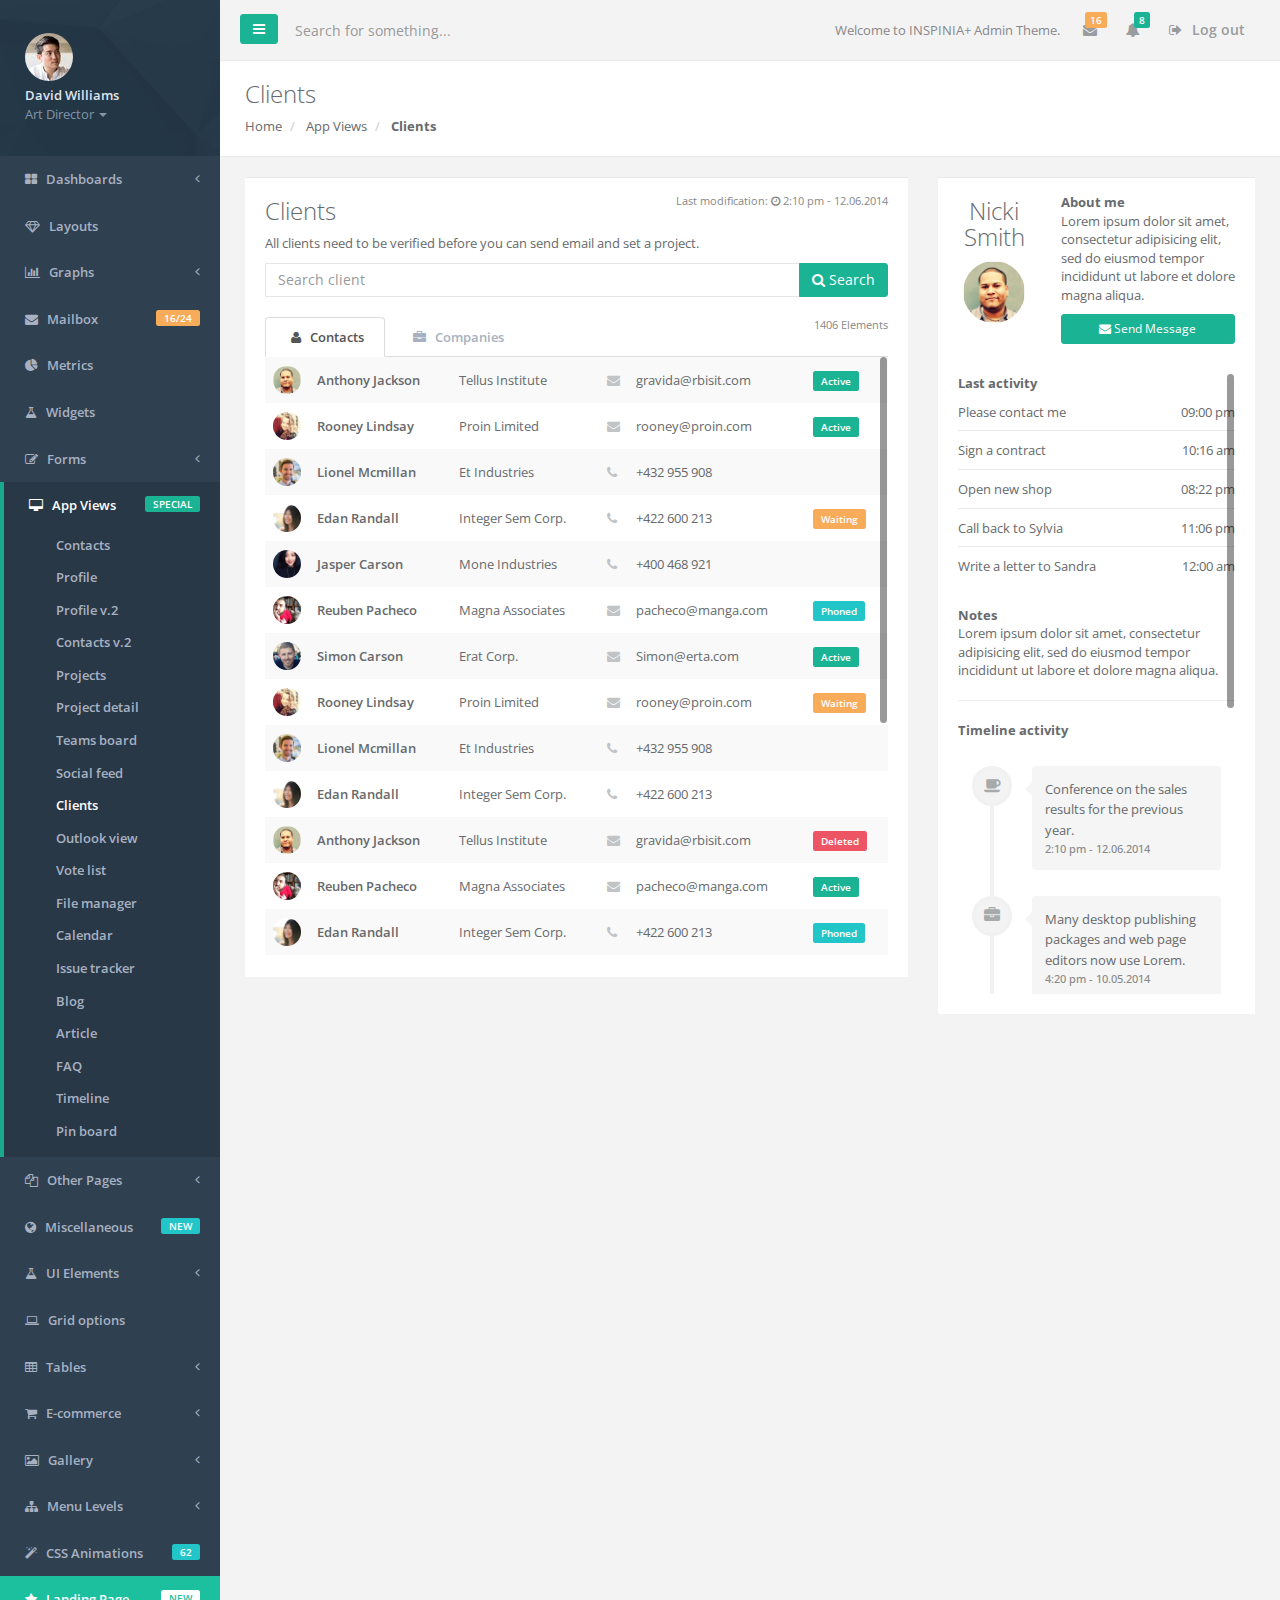
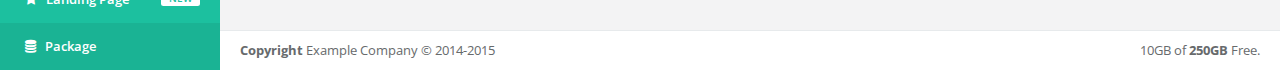
<file: WebRoot/static/inspinia/clients.html>
<!DOCTYPE html>
<html>

<head>

    <meta charset="utf-8">
    <meta name="viewport" content="width=device-width, initial-scale=1.0">

    <title>INSPINIA | Clients</title>

    <link href="css/bootstrap.min.css" rel="stylesheet">
    <link href="font-awesome/css/font-awesome.css" rel="stylesheet">

    <!-- Toastr style -->
    <link href="css/plugins/toastr/toastr.min.css" rel="stylesheet">

    <link href="css/animate.css" rel="stylesheet">
    <link href="css/style.css" rel="stylesheet">



</head>

<body>

    <div id="wrapper">

    <nav class="navbar-default navbar-static-side" role="navigation">
        <div class="sidebar-collapse">
            <ul class="nav metismenu" id="side-menu">
                <li class="nav-header">
                    <div class="dropdown profile-element"> <span>
                            <img alt="image" class="img-circle" src="img/profile_small.jpg" />
                             </span>
                        <a data-toggle="dropdown" class="dropdown-toggle" href="clients.html#">
                            <span class="clear"> <span class="block m-t-xs"> <strong class="font-bold">David Williams</strong>
                             </span> <span class="text-muted text-xs block">Art Director <b class="caret"></b></span> </span> </a>
                        <ul class="dropdown-menu animated fadeInRight m-t-xs">
                            <li><a href="profile.html">Profile</a></li>
                            <li><a href="contacts.html">Contacts</a></li>
                            <li><a href="mailbox.html">Mailbox</a></li>
                            <li class="divider"></li>
                            <li><a href="login.html">Logout</a></li>
                        </ul>
                    </div>
                    <div class="logo-element">
                        IN+
                    </div>
                </li>
                <li>
                    <a href="index.html"><i class="fa fa-th-large"></i> <span class="nav-label">Dashboards</span> <span class="fa arrow"></span></a>
                    <ul class="nav nav-second-level collapse">
                        <li><a href="index.html">Dashboard v.1</a></li>
                        <li><a href="dashboard_2.html">Dashboard v.2</a></li>
                        <li><a href="dashboard_3.html">Dashboard v.3</a></li>
                        <li><a href="dashboard_4_1.html">Dashboard v.4</a></li>
                        <li><a href="dashboard_5.html">Dashboard v.5 <span class="label label-primary pull-right">NEW</span></a></li>
                    </ul>
                </li>
                <li>
                    <a href="layouts.html"><i class="fa fa-diamond"></i> <span class="nav-label">Layouts</span></a>
                </li>
                <li>
                    <a href="clients.html#"><i class="fa fa-bar-chart-o"></i> <span class="nav-label">Graphs</span><span class="fa arrow"></span></a>
                    <ul class="nav nav-second-level collapse">
                        <li><a href="graph_flot.html">Flot Charts</a></li>
                        <li><a href="graph_morris.html">Morris.js Charts</a></li>
                        <li><a href="graph_rickshaw.html">Rickshaw Charts</a></li>
                        <li><a href="graph_chartjs.html">Chart.js</a></li>
                        <li><a href="graph_chartist.html">Chartist</a></li>
                        <li><a href="c3.html">c3 charts</a></li>
                        <li><a href="graph_peity.html">Peity Charts</a></li>
                        <li><a href="graph_sparkline.html">Sparkline Charts</a></li>
                    </ul>
                </li>
                <li>
                    <a href="mailbox.html"><i class="fa fa-envelope"></i> <span class="nav-label">Mailbox </span><span class="label label-warning pull-right">16/24</span></a>
                    <ul class="nav nav-second-level collapse">
                        <li><a href="mailbox.html">Inbox</a></li>
                        <li><a href="mail_detail.html">Email view</a></li>
                        <li><a href="mail_compose.html">Compose email</a></li>
                        <li><a href="email_template.html">Email templates</a></li>
                    </ul>
                </li>
                <li>
                    <a href="metrics.html"><i class="fa fa-pie-chart"></i> <span class="nav-label">Metrics</span>  </a>
                </li>
                <li>
                    <a href="widgets.html"><i class="fa fa-flask"></i> <span class="nav-label">Widgets</span></a>
                </li>
                <li>
                    <a href="clients.html#"><i class="fa fa-edit"></i> <span class="nav-label">Forms</span><span class="fa arrow"></span></a>
                    <ul class="nav nav-second-level collapse">
                        <li><a href="form_basic.html">Basic form</a></li>
                        <li><a href="form_advanced.html">Advanced Plugins</a></li>
                        <li><a href="form_wizard.html">Wizard</a></li>
                        <li><a href="form_file_upload.html">File Upload</a></li>
                        <li><a href="form_editors.html">Text Editor</a></li>
                        <li><a href="form_markdown.html">Markdown</a></li>
                    </ul>
                </li>
                <li class="active">
                    <a href="clients.html#"><i class="fa fa-desktop"></i> <span class="nav-label">App Views</span>  <span class="pull-right label label-primary">SPECIAL</span></a>
                    <ul class="nav nav-second-level">
                        <li><a href="contacts.html">Contacts</a></li>
                        <li><a href="profile.html">Profile</a></li>
                        <li><a href="profile_2.html">Profile v.2</a></li>
                        <li><a href="contacts_2.html">Contacts v.2</a></li>
                        <li><a href="projects.html">Projects</a></li>
                        <li><a href="project_detail.html">Project detail</a></li>
                        <li><a href="teams_board.html">Teams board</a></li>
                        <li><a href="social_feed.html">Social feed</a></li>
                        <li class="active"><a href="clients.html">Clients</a></li>
                        <li><a href="full_height.html">Outlook view</a></li>
                        <li><a href="vote_list.html">Vote list</a></li>
                        <li><a href="file_manager.html">File manager</a></li>
                        <li><a href="calendar.html">Calendar</a></li>
                        <li><a href="issue_tracker.html">Issue tracker</a></li>
                        <li><a href="blog.html">Blog</a></li>
                        <li><a href="article.html">Article</a></li>
                        <li><a href="faq.html">FAQ</a></li>
                        <li><a href="timeline.html">Timeline</a></li>
                        <li><a href="pin_board.html">Pin board</a></li>
                    </ul>
                </li>
                <li>
                    <a href="clients.html#"><i class="fa fa-files-o"></i> <span class="nav-label">Other Pages</span><span class="fa arrow"></span></a>
                    <ul class="nav nav-second-level collapse">
                        <li><a href="search_results.html">Search results</a></li>
                        <li><a href="lockscreen.html">Lockscreen</a></li>
                        <li><a href="invoice.html">Invoice</a></li>
                        <li><a href="login.html">Login</a></li>
                        <li><a href="login_two_columns.html">Login v.2</a></li>
                        <li><a href="forgot_password.html">Forget password</a></li>
                        <li><a href="register.html">Register</a></li>
                        <li><a href="404.html">404 Page</a></li>
                        <li><a href="500.html">500 Page</a></li>
                        <li><a href="empty_page.html">Empty page</a></li>
                    </ul>
                </li>
                <li>
                    <a href="clients.html#"><i class="fa fa-globe"></i> <span class="nav-label">Miscellaneous</span><span class="label label-info pull-right">NEW</span></a>
                    <ul class="nav nav-second-level collapse">
                        <li><a href="toastr_notifications.html">Notification</a></li>
                        <li><a href="nestable_list.html">Nestable list</a></li>
                        <li><a href="agile_board.html">Agile board</a></li>
                        <li><a href="timeline_2.html">Timeline v.2</a></li>
                        <li><a href="diff.html">Diff</a></li>
                        <li><a href="i18support.html">i18 support</a></li>
                        <li><a href="sweetalert.html">Sweet alert</a></li>
                        <li><a href="idle_timer.html">Idle timer</a></li>
                        <li><a href="truncate.html">Truncate</a></li>
                        <li><a href="spinners.html">Spinners</a></li>
                        <li><a href="tinycon.html">Live favicon</a></li>
                        <li><a href="google_maps.html">Google maps</a></li>
                        <li><a href="code_editor.html">Code editor</a></li>
                        <li><a href="modal_window.html">Modal window</a></li>
                        <li><a href="clipboard.html">Clipboard</a></li>
                        <li><a href="forum_main.html">Forum view</a></li>
                        <li><a href="validation.html">Validation</a></li>
                        <li><a href="tree_view.html">Tree view</a></li>
                        <li><a href="loading_buttons.html">Loading buttons</a></li>
                        <li><a href="chat_view.html">Chat view</a></li>
                        <li><a href="masonry.html">Masonry</a></li>
                        <li><a href="tour.html">Tour</a></li>
                    </ul>
                </li>
                <li>
                    <a href="clients.html#"><i class="fa fa-flask"></i> <span class="nav-label">UI Elements</span><span class="fa arrow"></span></a>
                    <ul class="nav nav-second-level collapse">
                        <li><a href="typography.html">Typography</a></li>
                        <li><a href="icons.html">Icons</a></li>
                        <li><a href="draggable_panels.html">Draggable Panels</a></li> <li><a href="resizeable_panels.html">Resizeable Panels</a></li>
                        <li><a href="buttons.html">Buttons</a></li>
                        <li><a href="video.html">Video</a></li>
                        <li><a href="tabs_panels.html">Panels</a></li>
                        <li><a href="tabs.html">Tabs</a></li>
                        <li><a href="notifications.html">Notifications & Tooltips</a></li>
                        <li><a href="badges_labels.html">Badges, Labels, Progress</a></li>
                    </ul>
                </li>

                <li>
                    <a href="grid_options.html"><i class="fa fa-laptop"></i> <span class="nav-label">Grid options</span></a>
                </li>
                <li>
                    <a href="clients.html#"><i class="fa fa-table"></i> <span class="nav-label">Tables</span><span class="fa arrow"></span></a>
                    <ul class="nav nav-second-level collapse">
                        <li><a href="table_basic.html">Static Tables</a></li>
                        <li><a href="table_data_tables.html">Data Tables</a></li>
                        <li><a href="table_foo_table.html">Foo Tables</a></li>
                        <li><a href="jq_grid.html">jqGrid</a></li>
                    </ul>
                </li>
                <li>
                    <a href="clients.html#"><i class="fa fa-shopping-cart"></i> <span class="nav-label">E-commerce</span><span class="fa arrow"></span></a>
                    <ul class="nav nav-second-level collapse">
                        <li><a href="ecommerce_products_grid.html">Products grid</a></li>
                        <li><a href="ecommerce_product_list.html">Products list</a></li>
                        <li><a href="ecommerce_product.html">Product edit</a></li>
                        <li><a href="ecommerce_product_detail.html">Product detail</a></li>
                        <li><a href="ecommerce-cart.html">Cart</a></li>
                        <li><a href="ecommerce-orders.html">Orders</a></li>
                        <li><a href="ecommerce_payments.html">Credit Card form</a></li>
                    </ul>
                </li>
                <li>
                    <a href="clients.html#"><i class="fa fa-picture-o"></i> <span class="nav-label">Gallery</span><span class="fa arrow"></span></a>
                    <ul class="nav nav-second-level collapse">
                        <li><a href="basic_gallery.html">Lightbox Gallery</a></li>
                        <li><a href="slick_carousel.html">Slick Carousel</a></li>
                        <li><a href="carousel.html">Bootstrap Carousel</a></li>

                    </ul>
                </li>
                <li>
                    <a href="clients.html#"><i class="fa fa-sitemap"></i> <span class="nav-label">Menu Levels </span><span class="fa arrow"></span></a>
                    <ul class="nav nav-second-level collapse">
                        <li>
                            <a href="clients.html#">Third Level <span class="fa arrow"></span></a>
                            <ul class="nav nav-third-level">
                                <li>
                                    <a href="clients.html#">Third Level Item</a>
                                </li>
                                <li>
                                    <a href="clients.html#">Third Level Item</a>
                                </li>
                                <li>
                                    <a href="clients.html#">Third Level Item</a>
                                </li>

                            </ul>
                        </li>
                        <li><a href="clients.html#">Second Level Item</a></li>
                        <li>
                            <a href="clients.html#">Second Level Item</a></li>
                        <li>
                            <a href="clients.html#">Second Level Item</a></li>
                    </ul>
                </li>
                <li>
                    <a href="css_animation.html"><i class="fa fa-magic"></i> <span class="nav-label">CSS Animations </span><span class="label label-info pull-right">62</span></a>
                </li>
                <li class="landing_link">
                    <a target="_blank" href="landing.html"><i class="fa fa-star"></i> <span class="nav-label">Landing Page</span> <span class="label label-warning pull-right">NEW</span></a>
                </li>
                <li class="special_link">
                    <a href="package.html"><i class="fa fa-database"></i> <span class="nav-label">Package</span></a>
                </li>
            </ul>

        </div>
    </nav>

        <div id="page-wrapper" class="gray-bg">
        <div class="row border-bottom">
        <nav class="navbar navbar-static-top" role="navigation" style="margin-bottom: 0">
        <div class="navbar-header">
            <a class="navbar-minimalize minimalize-styl-2 btn btn-primary " href="clients.html#"><i class="fa fa-bars"></i> </a>
            <form role="search" class="navbar-form-custom" action="search_results.html">
                <div class="form-group">
                    <input type="text" placeholder="Search for something..." class="form-control" name="top-search" id="top-search">
                </div>
            </form>
        </div>
            <ul class="nav navbar-top-links navbar-right">
                <li>
                    <span class="m-r-sm text-muted welcome-message">Welcome to INSPINIA+ Admin Theme.</span>
                </li>
                <li class="dropdown">
                    <a class="dropdown-toggle count-info" data-toggle="dropdown" href="clients.html#">
                        <i class="fa fa-envelope"></i>  <span class="label label-warning">16</span>
                    </a>
                    <ul class="dropdown-menu dropdown-messages">
                        <li>
                            <div class="dropdown-messages-box">
                                <a href="profile.html" class="pull-left">
                                    <img alt="image" class="img-circle" src="img/a7.jpg">
                                </a>
                                <div class="media-body">
                                    <small class="pull-right">46h ago</small>
                                    <strong>Mike Loreipsum</strong> started following <strong>Monica Smith</strong>. <br>
                                    <small class="text-muted">3 days ago at 7:58 pm - 10.06.2014</small>
                                </div>
                            </div>
                        </li>
                        <li class="divider"></li>
                        <li>
                            <div class="dropdown-messages-box">
                                <a href="profile.html" class="pull-left">
                                    <img alt="image" class="img-circle" src="img/a4.jpg">
                                </a>
                                <div class="media-body ">
                                    <small class="pull-right text-navy">5h ago</small>
                                    <strong>Chris Johnatan Overtunk</strong> started following <strong>Monica Smith</strong>. <br>
                                    <small class="text-muted">Yesterday 1:21 pm - 11.06.2014</small>
                                </div>
                            </div>
                        </li>
                        <li class="divider"></li>
                        <li>
                            <div class="dropdown-messages-box">
                                <a href="profile.html" class="pull-left">
                                    <img alt="image" class="img-circle" src="img/profile.jpg">
                                </a>
                                <div class="media-body ">
                                    <small class="pull-right">23h ago</small>
                                    <strong>Monica Smith</strong> love <strong>Kim Smith</strong>. <br>
                                    <small class="text-muted">2 days ago at 2:30 am - 11.06.2014</small>
                                </div>
                            </div>
                        </li>
                        <li class="divider"></li>
                        <li>
                            <div class="text-center link-block">
                                <a href="mailbox.html">
                                    <i class="fa fa-envelope"></i> <strong>Read All Messages</strong>
                                </a>
                            </div>
                        </li>
                    </ul>
                </li>
                <li class="dropdown">
                    <a class="dropdown-toggle count-info" data-toggle="dropdown" href="clients.html#">
                        <i class="fa fa-bell"></i>  <span class="label label-primary">8</span>
                    </a>
                    <ul class="dropdown-menu dropdown-alerts">
                        <li>
                            <a href="mailbox.html">
                                <div>
                                    <i class="fa fa-envelope fa-fw"></i> You have 16 messages
                                    <span class="pull-right text-muted small">4 minutes ago</span>
                                </div>
                            </a>
                        </li>
                        <li class="divider"></li>
                        <li>
                            <a href="profile.html">
                                <div>
                                    <i class="fa fa-twitter fa-fw"></i> 3 New Followers
                                    <span class="pull-right text-muted small">12 minutes ago</span>
                                </div>
                            </a>
                        </li>
                        <li class="divider"></li>
                        <li>
                            <a href="grid_options.html">
                                <div>
                                    <i class="fa fa-upload fa-fw"></i> Server Rebooted
                                    <span class="pull-right text-muted small">4 minutes ago</span>
                                </div>
                            </a>
                        </li>
                        <li class="divider"></li>
                        <li>
                            <div class="text-center link-block">
                                <a href="notifications.html">
                                    <strong>See All Alerts</strong>
                                    <i class="fa fa-angle-right"></i>
                                </a>
                            </div>
                        </li>
                    </ul>
                </li>


                <li>
                    <a href="login.html">
                        <i class="fa fa-sign-out"></i> Log out
                    </a>
                </li>
            </ul>

        </nav>
        </div>
            <div class="row wrapper border-bottom white-bg page-heading">
                <div class="col-lg-10">
                    <h2>Clients</h2>
                    <ol class="breadcrumb">
                        <li>
                            <a href="index.html">Home</a>
                        </li>
                        <li>
                            <a>App Views</a>
                        </li>
                        <li class="active">
                            <strong>Clients</strong>
                        </li>
                    </ol>
                </div>
                <div class="col-lg-2">

                </div>
            </div>
        <div class="wrapper wrapper-content  animated fadeInRight">
            <div class="row">
                <div class="col-sm-8">
                    <div class="ibox">
                        <div class="ibox-content">
                            <span class="text-muted small pull-right">Last modification: <i class="fa fa-clock-o"></i> 2:10 pm - 12.06.2014</span>
                            <h2>Clients</h2>
                            <p>
                                All clients need to be verified before you can send email and set a project.
                            </p>
                            <div class="input-group">
                                <input type="text" placeholder="Search client " class="input form-control">
                                <span class="input-group-btn">
                                        <button type="button" class="btn btn btn-primary"> <i class="fa fa-search"></i> Search</button>
                                </span>
                            </div>
                            <div class="clients-list">
                            <ul class="nav nav-tabs">
                                <span class="pull-right small text-muted">1406 Elements</span>
                                <li class="active"><a data-toggle="tab" href="clients.html#tab-1"><i class="fa fa-user"></i> Contacts</a></li>
                                <li class=""><a data-toggle="tab" href="clients.html#tab-2"><i class="fa fa-briefcase"></i> Companies</a></li>
                            </ul>
                            <div class="tab-content">
                                <div id="tab-1" class="tab-pane active">
                                    <div class="full-height-scroll">
                                        <div class="table-responsive">
                                            <table class="table table-striped table-hover">
                                                <tbody>
                                                <tr>
                                                    <td class="client-avatar"><img alt="image" src="img/a2.jpg"> </td>
                                                    <td><a data-toggle="tab" href="clients.html#contact-1" class="client-link">Anthony Jackson</a></td>
                                                    <td> Tellus Institute</td>
                                                    <td class="contact-type"><i class="fa fa-envelope"> </i></td>
                                                    <td> gravida@rbisit.com</td>
                                                    <td class="client-status"><span class="label label-primary">Active</span></td>
                                                </tr>
                                                <tr>
                                                    <td class="client-avatar"><img alt="image" src="img/a3.jpg"> </td>
                                                    <td><a data-toggle="tab" href="clients.html#contact-2" class="client-link">Rooney Lindsay</a></td>
                                                    <td>Proin Limited</td>
                                                    <td class="contact-type"><i class="fa fa-envelope"> </i></td>
                                                    <td> rooney@proin.com</td>
                                                    <td class="client-status"><span class="label label-primary">Active</span></td>
                                                </tr>
                                                <tr>
                                                    <td class="client-avatar"><img alt="image" src="img/a4.jpg"> </td>
                                                    <td><a data-toggle="tab" href="clients.html#contact-3" class="client-link">Lionel Mcmillan</a></td>
                                                    <td>Et Industries</td>
                                                    <td class="contact-type"><i class="fa fa-phone"> </i></td>
                                                    <td> +432 955 908</td>
                                                    <td class="client-status"></td>
                                                </tr>
                                                <tr>
                                                    <td class="client-avatar"><a href="clients.html"><img alt="image" src="img/a5.jpg"></a> </td>
                                                    <td><a data-toggle="tab" href="clients.html#contact-4" class="client-link">Edan Randall</a></td>
                                                    <td>Integer Sem Corp.</td>
                                                    <td class="contact-type"><i class="fa fa-phone"> </i></td>
                                                    <td> +422 600 213</td>
                                                    <td class="client-status"><span class="label label-warning">Waiting</span></td>
                                                </tr>
                                                <tr>
                                                    <td class="client-avatar"><a href="clients.html"><img alt="image" src="img/a6.jpg"></a> </td>
                                                    <td><a data-toggle="tab" href="clients.html#contact-2" class="client-link">Jasper Carson</a></td>
                                                    <td>Mone Industries</td>
                                                    <td class="contact-type"><i class="fa fa-phone"> </i></td>
                                                    <td> +400 468 921</td>
                                                    <td class="client-status"></td>
                                                </tr>
                                                <tr>
                                                    <td class="client-avatar"><a href="clients.html"><img alt="image" src="img/a7.jpg"></a> </td>
                                                    <td><a data-toggle="tab" href="clients.html#contact-3" class="client-link">Reuben Pacheco</a></td>
                                                    <td>Magna Associates</td>
                                                    <td class="contact-type"><i class="fa fa-envelope"> </i></td>
                                                    <td> pacheco@manga.com</td>
                                                    <td class="client-status"><span class="label label-info">Phoned</span></td>
                                                </tr>
                                                <tr>
                                                    <td class="client-avatar"><a href="clients.html"><img alt="image" src="img/a1.jpg"></a> </td>
                                                    <td><a data-toggle="tab" href="clients.html#contact-1" class="client-link">Simon Carson</a></td>
                                                    <td>Erat Corp.</td>
                                                    <td class="contact-type"><i class="fa fa-envelope"> </i></td>
                                                    <td> Simon@erta.com</td>
                                                    <td class="client-status"><span class="label label-primary">Active</span></td>
                                                </tr>
                                                <tr>
                                                    <td class="client-avatar"><a href="clients.html"><img alt="image" src="img/a3.jpg"></a> </td>
                                                    <td><a data-toggle="tab" href="clients.html#contact-2" class="client-link">Rooney Lindsay</a></td>
                                                    <td>Proin Limited</td>
                                                    <td class="contact-type"><i class="fa fa-envelope"> </i></td>
                                                    <td> rooney@proin.com</td>
                                                    <td class="client-status"><span class="label label-warning">Waiting</span></td>
                                                </tr>
                                                <tr>
                                                    <td class="client-avatar"><a href="clients.html"><img alt="image" src="img/a4.jpg"></a> </td>
                                                    <td><a data-toggle="tab" href="clients.html#contact-3" class="client-link">Lionel Mcmillan</a></td>
                                                    <td>Et Industries</td>
                                                    <td class="contact-type"><i class="fa fa-phone"> </i></td>
                                                    <td> +432 955 908</td>
                                                    <td class="client-status"></td>
                                                </tr>
                                                <tr>
                                                    <td class="client-avatar"><a href="clients.html"><img alt="image" src="img/a5.jpg"></a> </td>
                                                    <td><a data-toggle="tab" href="clients.html#contact-4" class="client-link">Edan Randall</a></td>
                                                    <td>Integer Sem Corp.</td>
                                                    <td class="contact-type"><i class="fa fa-phone"> </i></td>
                                                    <td> +422 600 213</td>
                                                    <td class="client-status"></td>
                                                </tr>
                                                <tr>
                                                    <td class="client-avatar"><a href="clients.html"><img alt="image" src="img/a2.jpg"></a> </td>
                                                    <td><a data-toggle="tab" href="clients.html#contact-1" class="client-link">Anthony Jackson</a></td>
                                                    <td> Tellus Institute</td>
                                                    <td class="contact-type"><i class="fa fa-envelope"> </i></td>
                                                    <td> gravida@rbisit.com</td>
                                                    <td class="client-status"><span class="label label-danger">Deleted</span></td>
                                                </tr>
                                                <tr>
                                                    <td class="client-avatar"><a href="clients.html"><img alt="image" src="img/a7.jpg"></a> </td>
                                                    <td><a data-toggle="tab" href="clients.html#contact-2" class="client-link">Reuben Pacheco</a></td>
                                                    <td>Magna Associates</td>
                                                    <td class="contact-type"><i class="fa fa-envelope"> </i></td>
                                                    <td> pacheco@manga.com</td>
                                                    <td class="client-status"><span class="label label-primary">Active</span></td>
                                                </tr>
                                                <tr>
                                                    <td class="client-avatar"><a href="clients.html"><img alt="image" src="img/a5.jpg"></a> </td>
                                                    <td><a data-toggle="tab" href="clients.html#contact-3"class="client-link">Edan Randall</a></td>
                                                    <td>Integer Sem Corp.</td>
                                                    <td class="contact-type"><i class="fa fa-phone"> </i></td>
                                                    <td> +422 600 213</td>
                                                    <td class="client-status"><span class="label label-info">Phoned</span></td>
                                                </tr>
                                                <tr>
                                                    <td class="client-avatar"><a href="clients.html"><img alt="image" src="img/a6.jpg"></a> </td>
                                                    <td><a data-toggle="tab" href="clients.html#contact-4" class="client-link">Jasper Carson</a></td>
                                                    <td>Mone Industries</td>
                                                    <td class="contact-type"><i class="fa fa-phone"> </i></td>
                                                    <td> +400 468 921</td>
                                                    <td class="client-status"><span class="label label-primary">Active</span></td>
                                                </tr>
                                                <tr>
                                                    <td class="client-avatar"><a href="clients.html"><img alt="image" src="img/a7.jpg"></a> </td>
                                                    <td><a data-toggle="tab" href="clients.html#contact-2" class="client-link">Reuben Pacheco</a></td>
                                                    <td>Magna Associates</td>
                                                    <td class="contact-type"><i class="fa fa-envelope"> </i></td>
                                                    <td> pacheco@manga.com</td>
                                                    <td class="client-status"><span class="label label-primary">Active</span></td>
                                                </tr>
                                                <tr>
                                                    <td class="client-avatar"><a href="clients.html"><img alt="image" src="img/a1.jpg"></a> </td>
                                                    <td><a data-toggle="tab" href="clients.html#contact-1" class="client-link">Simon Carson</a></td>
                                                    <td>Erat Corp.</td>
                                                    <td class="contact-type"><i class="fa fa-envelope"> </i></td>
                                                    <td> Simon@erta.com</td>
                                                    <td class="client-status"></td>
                                                </tr>
                                                <tr>
                                                    <td class="client-avatar"><a href="clients.html"><img alt="image" src="img/a3.jpg"></a> </td>
                                                    <td><a data-toggle="tab" href="clients.html#contact-3" class="client-link">Rooney Lindsay</a></td>
                                                    <td>Proin Limited</td>
                                                    <td class="contact-type"><i class="fa fa-envelope"> </i></td>
                                                    <td> rooney@proin.com</td>
                                                    <td class="client-status"></td>
                                                </tr>
                                                <tr>
                                                    <td class="client-avatar"><a href="clients.html"><img alt="image" src="img/a4.jpg"></a> </td>
                                                    <td><a data-toggle="tab" href="clients.html#contact-4" class="client-link">Lionel Mcmillan</a></td>
                                                    <td>Et Industries</td>
                                                    <td class="contact-type"><i class="fa fa-phone"> </i></td>
                                                    <td> +432 955 908</td>
                                                    <td class="client-status"><span class="label label-primary">Active</span></td>
                                                </tr>
                                                <tr>
                                                    <td class="client-avatar"><a href="clients.html"><img alt="image" src="img/a5.jpg"></a> </td>
                                                    <td><a data-toggle="tab" href="clients.html#contact-1" class="client-link">Edan Randall</a></td>
                                                    <td>Integer Sem Corp.</td>
                                                    <td class="contact-type"><i class="fa fa-phone"> </i></td>
                                                    <td> +422 600 213</td>
                                                    <td class="client-status"><span class="label label-info">Phoned</span></td>
                                                </tr>
                                                <tr>
                                                    <td class="client-avatar"><a href="clients.html"><img alt="image" src="img/a2.jpg"></a> </td>
                                                    <td><a data-toggle="tab" href="clients.html#contact-2" class="client-link">Anthony Jackson</a></td>
                                                    <td> Tellus Institute</td>
                                                    <td class="contact-type"><i class="fa fa-envelope"> </i></td>
                                                    <td> gravida@rbisit.com</td>
                                                    <td class="client-status"><span class="label label-warning">Waiting</span></td>
                                                </tr>
                                                <tr>
                                                    <td class="client-avatar"><a href="clients.html"><img alt="image" src="img/a7.jpg"></a> </td>
                                                    <td><a data-toggle="tab" href="clients.html#contact-4" class="client-link">Reuben Pacheco</a></td>
                                                    <td>Magna Associates</td>
                                                    <td class="contact-type"><i class="fa fa-envelope"> </i></td>
                                                    <td> pacheco@manga.com</td>
                                                    <td class="client-status"></td>
                                                </tr>
                                                </tbody>
                                            </table>
                                        </div>
                                    </div>
                                </div>
                                <div id="tab-2" class="tab-pane">
                                    <div class="full-height-scroll">
                                        <div class="table-responsive">
                                            <table class="table table-striped table-hover">
                                                <tbody>
                                                <tr>
                                                    <td><a data-toggle="tab" href="clients.html#company-1" class="client-link">Tellus Institute</a></td>
                                                    <td>Rexton</td>
                                                    <td><i class="fa fa-flag"></i> Angola</td>
                                                    <td class="client-status"><span class="label label-primary">Active</span></td>
                                                </tr>
                                                <tr>
                                                    <td><a data-toggle="tab" href="clients.html#company-2" class="client-link">Velit Industries</a></td>
                                                    <td>Maglie</td>
                                                    <td><i class="fa fa-flag"></i> Luxembourg</td>
                                                    <td class="client-status"><span class="label label-primary">Active</span></td>
                                                </tr>
                                                <tr>
                                                    <td><a data-toggle="tab" href="clients.html#company-3" class="client-link">Art Limited</a></td>
                                                    <td>Sooke</td>
                                                    <td><i class="fa fa-flag"></i> Philippines</td>
                                                    <td class="client-status"></td>
                                                </tr>
                                                <tr>
                                                    <td><a data-toggle="tab" href="clients.html#company-1" class="client-link">Tempor Arcu Corp.</a></td>
                                                    <td>Eisden</td>
                                                    <td><i class="fa fa-flag"></i> Korea, North</td>
                                                    <td class="client-status"><span class="label label-warning">Waiting</span></td>
                                                </tr>
                                                <tr>
                                                    <td><a data-toggle="tab" href="clients.html#company-2" class="client-link">Penatibus Consulting</a></td>
                                                    <td>Tribogna</td>
                                                    <td><i class="fa fa-flag"></i> Montserrat</td>
                                                    <td class="client-status"></td>
                                                </tr>
                                                <tr>
                                                    <td><a data-toggle="tab" href="clients.html#company-3" class="client-link"> Ultrices Incorporated</a></td>
                                                    <td>Basingstoke</td>
                                                    <td><i class="fa fa-flag"></i> Tunisia</td>
                                                    <td class="client-status"><span class="label label-primary">Active</span></td>
                                                </tr>
                                                <tr>
                                                    <td><a data-toggle="tab" href="clients.html#company-2" class="client-link">Et Arcu Inc.</a></td>
                                                    <td>Sioux City</td>
                                                    <td><i class="fa fa-flag"></i> Burundi</td>
                                                    <td class="client-status"><span class="label label-primary">Active</span></td>
                                                </tr>
                                                <tr>
                                                    <td><a data-toggle="tab" href="clients.html#company-1" class="client-link">Tellus Institute</a></td>
                                                    <td>Rexton</td>
                                                    <td><i class="fa fa-flag"></i> Angola</td>
                                                    <td class="client-status"><span class="label label-primary">Active</span></td>
                                                </tr>
                                                <tr>
                                                    <td><a data-toggle="tab" href="clients.html#company-2" class="client-link">Velit Industries</a></td>
                                                    <td>Maglie</td>
                                                    <td><i class="fa fa-flag"></i> Luxembourg</td>
                                                    <td class="client-status"></td>
                                                </tr>
                                                <tr>
                                                    <td><a data-toggle="tab" href="clients.html#company-3" class="client-link">Art Limited</a></td>
                                                    <td>Sooke</td>
                                                    <td><i class="fa fa-flag"></i> Philippines</td>
                                                    <td class="client-status"></td>
                                                </tr>
                                                <tr>
                                                    <td><a data-toggle="tab" href="clients.html#company-1" class="client-link">Tempor Arcu Corp.</a></td>
                                                    <td>Eisden</td>
                                                    <td><i class="fa fa-flag"></i> Korea, North</td>
                                                    <td class="client-status"><span class="label label-warning">Waiting</span></td>
                                                </tr>
                                                <tr>
                                                    <td><a data-toggle="tab" href="clients.html#company-2" class="client-link">Penatibus Consulting</a></td>
                                                    <td>Tribogna</td>
                                                    <td><i class="fa fa-flag"></i> Montserrat</td>
                                                    <td class="client-status"></td>
                                                </tr>
                                                <tr>
                                                    <td><a data-toggle="tab" href="clients.html#company-3" class="client-link"> Ultrices Incorporated</a></td>
                                                    <td>Basingstoke</td>
                                                    <td><i class="fa fa-flag"></i> Tunisia</td>
                                                    <td class="client-status"><span class="label label-primary">Active</span></td>
                                                </tr>
                                                <tr>
                                                    <td><a data-toggle="tab" href="clients.html#company-2" class="client-link">Et Arcu Inc.</a></td>
                                                    <td>Sioux City</td>
                                                    <td><i class="fa fa-flag"></i> Burundi</td>
                                                    <td class="client-status"><span class="label label-primary">Active</span></td>
                                                </tr>
                                                <tr>
                                                    <td><a data-toggle="tab" href="clients.html#company-1" class="client-link">Tellus Institute</a></td>
                                                    <td>Rexton</td>
                                                    <td><i class="fa fa-flag"></i> Angola</td>
                                                    <td class="client-status"><span class="label label-primary">Active</span></td>
                                                </tr>
                                                <tr>
                                                    <td><a data-toggle="tab" href="clients.html#company-2" class="client-link">Velit Industries</a></td>
                                                    <td>Maglie</td>
                                                    <td><i class="fa fa-flag"></i> Luxembourg</td>
                                                    <td class="client-status"></td>
                                                </tr>
                                                <tr>
                                                    <td><a data-toggle="tab" href="clients.html#company-3" class="client-link">Art Limited</a></td>
                                                    <td>Sooke</td>
                                                    <td><i class="fa fa-flag"></i> Philippines</td>
                                                    <td class="client-status"></td>
                                                </tr>
                                                <tr>
                                                    <td><a data-toggle="tab" href="clients.html#company-1" class="client-link">Tempor Arcu Corp.</a></td>
                                                    <td>Eisden</td>
                                                    <td><i class="fa fa-flag"></i> Korea, North</td>
                                                    <td class="client-status"><span class="label label-warning">Waiting</span></td>
                                                </tr>
                                                <tr>
                                                    <td><a data-toggle="tab" href="clients.html#company-2" class="client-link">Penatibus Consulting</a></td>
                                                    <td>Tribogna</td>
                                                    <td><i class="fa fa-flag"></i> Montserrat</td>
                                                    <td class="client-status"></td>
                                                </tr>
                                                <tr>
                                                    <td><a data-toggle="tab" href="clients.html#company-3" class="client-link"> Ultrices Incorporated</a></td>
                                                    <td>Basingstoke</td>
                                                    <td><i class="fa fa-flag"></i> Tunisia</td>
                                                    <td class="client-status"><span class="label label-primary">Active</span></td>
                                                </tr>
                                                <tr>
                                                    <td><a data-toggle="tab" href="clients.html#company-2" class="client-link">Et Arcu Inc.</a></td>
                                                    <td>Sioux City</td>
                                                    <td><i class="fa fa-flag"></i> Burundi</td>
                                                    <td class="client-status"><span class="label label-primary">Active</span></td>
                                                </tr>
                                                </tbody>
                                            </table>
                                        </div>
                                    </div>
                                </div>
                            </div>

                            </div>
                        </div>
                    </div>
                </div>
                <div class="col-sm-4">
                    <div class="ibox ">

                        <div class="ibox-content">
                            <div class="tab-content">
                                <div id="contact-1" class="tab-pane active">
                                    <div class="row m-b-lg">
                                        <div class="col-lg-4 text-center">
                                            <h2>Nicki Smith</h2>

                                            <div class="m-b-sm">
                                                <img alt="image" class="img-circle" src="img/a2.jpg"
                                                     style="width: 62px">
                                            </div>
                                        </div>
                                        <div class="col-lg-8">
                                            <strong>
                                                About me
                                            </strong>

                                            <p>
                                                Lorem ipsum dolor sit amet, consectetur adipisicing elit, sed do eiusmod
                                                tempor incididunt ut labore et dolore magna aliqua.
                                            </p>
                                            <button type="button" class="btn btn-primary btn-sm btn-block"><i
                                                    class="fa fa-envelope"></i> Send Message
                                            </button>
                                        </div>
                                    </div>
                                    <div class="client-detail">
                                    <div class="full-height-scroll">

                                        <strong>Last activity</strong>

                                        <ul class="list-group clear-list">
                                            <li class="list-group-item fist-item">
                                                <span class="pull-right"> 09:00 pm </span>
                                                Please contact me
                                            </li>
                                            <li class="list-group-item">
                                                <span class="pull-right"> 10:16 am </span>
                                                Sign a contract
                                            </li>
                                            <li class="list-group-item">
                                                <span class="pull-right"> 08:22 pm </span>
                                                Open new shop
                                            </li>
                                            <li class="list-group-item">
                                                <span class="pull-right"> 11:06 pm </span>
                                                Call back to Sylvia
                                            </li>
                                            <li class="list-group-item">
                                                <span class="pull-right"> 12:00 am </span>
                                                Write a letter to Sandra
                                            </li>
                                        </ul>
                                        <strong>Notes</strong>
                                        <p>
                                            Lorem ipsum dolor sit amet, consectetur adipisicing elit, sed do eiusmod
                                            tempor incididunt ut labore et dolore magna aliqua.
                                        </p>
                                        <hr/>
                                        <strong>Timeline activity</strong>
                                        <div id="vertical-timeline" class="vertical-container dark-timeline">
                                            <div class="vertical-timeline-block">
                                                <div class="vertical-timeline-icon gray-bg">
                                                    <i class="fa fa-coffee"></i>
                                                </div>
                                                <div class="vertical-timeline-content">
                                                    <p>Conference on the sales results for the previous year.
                                                    </p>
                                                    <span class="vertical-date small text-muted"> 2:10 pm - 12.06.2014 </span>
                                                </div>
                                            </div>
                                            <div class="vertical-timeline-block">
                                                <div class="vertical-timeline-icon gray-bg">
                                                    <i class="fa fa-briefcase"></i>
                                                </div>
                                                <div class="vertical-timeline-content">
                                                    <p>Many desktop publishing packages and web page editors now use Lorem.
                                                    </p>
                                                    <span class="vertical-date small text-muted"> 4:20 pm - 10.05.2014 </span>
                                                </div>
                                            </div>
                                            <div class="vertical-timeline-block">
                                                <div class="vertical-timeline-icon gray-bg">
                                                    <i class="fa fa-bolt"></i>
                                                </div>
                                                <div class="vertical-timeline-content">
                                                    <p>There are many variations of passages of Lorem Ipsum available.
                                                    </p>
                                                    <span class="vertical-date small text-muted"> 06:10 pm - 11.03.2014 </span>
                                                </div>
                                            </div>
                                            <div class="vertical-timeline-block">
                                                <div class="vertical-timeline-icon navy-bg">
                                                    <i class="fa fa-warning"></i>
                                                </div>
                                                <div class="vertical-timeline-content">
                                                    <p>The generated Lorem Ipsum is therefore.
                                                    </p>
                                                    <span class="vertical-date small text-muted"> 02:50 pm - 03.10.2014 </span>
                                                </div>
                                            </div>
                                            <div class="vertical-timeline-block">
                                                <div class="vertical-timeline-icon gray-bg">
                                                    <i class="fa fa-coffee"></i>
                                                </div>
                                                <div class="vertical-timeline-content">
                                                    <p>Conference on the sales results for the previous year.
                                                    </p>
                                                    <span class="vertical-date small text-muted"> 2:10 pm - 12.06.2014 </span>
                                                </div>
                                            </div>
                                            <div class="vertical-timeline-block">
                                                <div class="vertical-timeline-icon gray-bg">
                                                    <i class="fa fa-briefcase"></i>
                                                </div>
                                                <div class="vertical-timeline-content">
                                                    <p>Many desktop publishing packages and web page editors now use Lorem.
                                                    </p>
                                                    <span class="vertical-date small text-muted"> 4:20 pm - 10.05.2014 </span>
                                                </div>
                                            </div>
                                        </div>
                                    </div>
                                    </div>
                                </div>
                                <div id="contact-2" class="tab-pane">
                                    <div class="row m-b-lg">
                                        <div class="col-lg-4 text-center">
                                            <h2>Edan Randall</h2>

                                            <div class="m-b-sm">
                                                <img alt="image" class="img-circle" src="img/a3.jpg"
                                                     style="width: 62px">
                                            </div>
                                        </div>
                                        <div class="col-lg-8">
                                            <strong>
                                                About me
                                            </strong>

                                            <p>
                                                Many desktop publishing packages and web page editors now use Lorem Ipsum as their default tempor incididunt model text.
                                            </p>
                                            <button type="button" class="btn btn-primary btn-sm btn-block"><i
                                                    class="fa fa-envelope"></i> Send Message
                                            </button>
                                        </div>
                                    </div>
                                    <div class="client-detail">
                                        <div class="full-height-scroll">

                                            <strong>Last activity</strong>

                                            <ul class="list-group clear-list">
                                                <li class="list-group-item fist-item">
                                                    <span class="pull-right"> 09:00 pm </span>
                                                    Lorem Ipsum available
                                                </li>
                                                <li class="list-group-item">
                                                    <span class="pull-right"> 10:16 am </span>
                                                    Latin words, combined
                                                </li>
                                                <li class="list-group-item">
                                                    <span class="pull-right"> 08:22 pm </span>
                                                    Open new shop
                                                </li>
                                                <li class="list-group-item">
                                                    <span class="pull-right"> 11:06 pm </span>
                                                    The generated Lorem Ipsum
                                                </li>
                                                <li class="list-group-item">
                                                    <span class="pull-right"> 12:00 am </span>
                                                    Content here, content here
                                                </li>
                                            </ul>
                                            <strong>Notes</strong>
                                            <p>
                                                There are many variations of passages of Lorem Ipsum available, but the majority have suffered alteration in some form, by injected humour, or randomised words.
                                            </p>
                                            <hr/>
                                            <strong>Timeline activity</strong>
                                            <div id="vertical-timeline" class="vertical-container dark-timeline">
                                                <div class="vertical-timeline-block">
                                                    <div class="vertical-timeline-icon gray-bg">
                                                        <i class="fa fa-briefcase"></i>
                                                    </div>
                                                    <div class="vertical-timeline-content">
                                                        <p>Many desktop publishing packages and web page editors now use Lorem.
                                                        </p>
                                                        <span class="vertical-date small text-muted"> 4:20 pm - 10.05.2014 </span>
                                                    </div>
                                                </div>
                                                <div class="vertical-timeline-block">
                                                    <div class="vertical-timeline-icon gray-bg">
                                                        <i class="fa fa-bolt"></i>
                                                    </div>
                                                    <div class="vertical-timeline-content">
                                                        <p>There are many variations of passages of Lorem Ipsum available.
                                                        </p>
                                                        <span class="vertical-date small text-muted"> 06:10 pm - 11.03.2014 </span>
                                                    </div>
                                                </div>
                                                <div class="vertical-timeline-block">
                                                    <div class="vertical-timeline-icon navy-bg">
                                                        <i class="fa fa-warning"></i>
                                                    </div>
                                                    <div class="vertical-timeline-content">
                                                        <p>The generated Lorem Ipsum is therefore.
                                                        </p>
                                                        <span class="vertical-date small text-muted"> 02:50 pm - 03.10.2014 </span>
                                                    </div>
                                                </div>
                                                <div class="vertical-timeline-block">
                                                    <div class="vertical-timeline-icon gray-bg">
                                                        <i class="fa fa-coffee"></i>
                                                    </div>
                                                    <div class="vertical-timeline-content">
                                                        <p>Conference on the sales results for the previous year.
                                                        </p>
                                                        <span class="vertical-date small text-muted"> 2:10 pm - 12.06.2014 </span>
                                                    </div>
                                                </div>
                                                <div class="vertical-timeline-block">
                                                    <div class="vertical-timeline-icon gray-bg">
                                                        <i class="fa fa-briefcase"></i>
                                                    </div>
                                                    <div class="vertical-timeline-content">
                                                        <p>Many desktop publishing packages and web page editors now use Lorem.
                                                        </p>
                                                        <span class="vertical-date small text-muted"> 4:20 pm - 10.05.2014 </span>
                                                    </div>
                                                </div>
                                            </div>
                                        </div>
                                    </div>
                                </div>
                                <div id="contact-3" class="tab-pane">
                                    <div class="row m-b-lg">
                                        <div class="col-lg-4 text-center">
                                            <h2>Jasper Carson</h2>

                                            <div class="m-b-sm">
                                                <img alt="image" class="img-circle" src="img/a4.jpg"
                                                     style="width: 62px">
                                            </div>
                                        </div>
                                        <div class="col-lg-8">
                                            <strong>
                                                About me
                                            </strong>

                                            <p>
                                                Latin professor at Hampden-Sydney College in Virginia, looked  embarrassing hidden in the middle.
                                            </p>
                                            <button type="button" class="btn btn-primary btn-sm btn-block"><i
                                                    class="fa fa-envelope"></i> Send Message
                                            </button>
                                        </div>
                                    </div>
                                    <div class="client-detail">
                                        <div class="full-height-scroll">

                                            <strong>Last activity</strong>

                                            <ul class="list-group clear-list">
                                                <li class="list-group-item fist-item">
                                                    <span class="pull-right"> 09:00 pm </span>
                                                    Aldus PageMaker including
                                                </li>
                                                <li class="list-group-item">
                                                    <span class="pull-right"> 10:16 am </span>
                                                    Finibus Bonorum et Malorum
                                                </li>
                                                <li class="list-group-item">
                                                    <span class="pull-right"> 08:22 pm </span>
                                                    Write a letter to Sandra
                                                </li>
                                                <li class="list-group-item">
                                                    <span class="pull-right"> 11:06 pm </span>
                                                    Standard chunk of Lorem
                                                </li>
                                                <li class="list-group-item">
                                                    <span class="pull-right"> 12:00 am </span>
                                                    Open new shop
                                                </li>
                                            </ul>
                                            <strong>Notes</strong>
                                            <p>
                                                Lorem Ipsum passage, and going through the cites of the word in classical literature, discovered the undoubtable source.
                                            </p>
                                            <hr/>
                                            <strong>Timeline activity</strong>
                                            <div id="vertical-timeline" class="vertical-container dark-timeline">
                                                <div class="vertical-timeline-block">
                                                    <div class="vertical-timeline-icon gray-bg">
                                                        <i class="fa fa-coffee"></i>
                                                    </div>
                                                    <div class="vertical-timeline-content">
                                                        <p>Conference on the sales results for the previous year.
                                                        </p>
                                                        <span class="vertical-date small text-muted"> 2:10 pm - 12.06.2014 </span>
                                                    </div>
                                                </div>
                                                <div class="vertical-timeline-block">
                                                    <div class="vertical-timeline-icon gray-bg">
                                                        <i class="fa fa-briefcase"></i>
                                                    </div>
                                                    <div class="vertical-timeline-content">
                                                        <p>Many desktop publishing packages and web page editors now use Lorem.
                                                        </p>
                                                        <span class="vertical-date small text-muted"> 4:20 pm - 10.05.2014 </span>
                                                    </div>
                                                </div>
                                                <div class="vertical-timeline-block">
                                                    <div class="vertical-timeline-icon gray-bg">
                                                        <i class="fa fa-bolt"></i>
                                                    </div>
                                                    <div class="vertical-timeline-content">
                                                        <p>There are many variations of passages of Lorem Ipsum available.
                                                        </p>
                                                        <span class="vertical-date small text-muted"> 06:10 pm - 11.03.2014 </span>
                                                    </div>
                                                </div>
                                                <div class="vertical-timeline-block">
                                                    <div class="vertical-timeline-icon navy-bg">
                                                        <i class="fa fa-warning"></i>
                                                    </div>
                                                    <div class="vertical-timeline-content">
                                                        <p>The generated Lorem Ipsum is therefore.
                                                        </p>
                                                        <span class="vertical-date small text-muted"> 02:50 pm - 03.10.2014 </span>
                                                    </div>
                                                </div>
                                                <div class="vertical-timeline-block">
                                                    <div class="vertical-timeline-icon gray-bg">
                                                        <i class="fa fa-coffee"></i>
                                                    </div>
                                                    <div class="vertical-timeline-content">
                                                        <p>Conference on the sales results for the previous year.
                                                        </p>
                                                        <span class="vertical-date small text-muted"> 2:10 pm - 12.06.2014 </span>
                                                    </div>
                                                </div>
                                                <div class="vertical-timeline-block">
                                                    <div class="vertical-timeline-icon gray-bg">
                                                        <i class="fa fa-briefcase"></i>
                                                    </div>
                                                    <div class="vertical-timeline-content">
                                                        <p>Many desktop publishing packages and web page editors now use Lorem.
                                                        </p>
                                                        <span class="vertical-date small text-muted"> 4:20 pm - 10.05.2014 </span>
                                                    </div>
                                                </div>
                                            </div>
                                        </div>
                                    </div>
                                </div>
                                <div id="contact-4" class="tab-pane">
                                    <div class="row m-b-lg">
                                        <div class="col-lg-4 text-center">
                                            <h2>Reuben Pacheco</h2>

                                            <div class="m-b-sm">
                                                <img alt="image" class="img-circle" src="img/a5.jpg"
                                                     style="width: 62px">
                                            </div>
                                        </div>
                                        <div class="col-lg-8">
                                            <strong>
                                                About me
                                            </strong>

                                            <p>
                                                Finibus Bonorum et Malorum" (The Extremes of Good and Evil) by Cicero,written in 45 BC. This book is a treatise on.
                                            </p>
                                            <button type="button" class="btn btn-primary btn-sm btn-block"><i
                                                    class="fa fa-envelope"></i> Send Message
                                            </button>
                                        </div>
                                    </div>
                                    <div class="client-detail">
                                        <div class="full-height-scroll">

                                            <strong>Last activity</strong>

                                            <ul class="list-group clear-list">
                                                <li class="list-group-item fist-item">
                                                    <span class="pull-right"> 09:00 pm </span>
                                                    The point of using
                                                </li>
                                                <li class="list-group-item">
                                                    <span class="pull-right"> 10:16 am </span>
                                                    Lorem Ipsum is that it has
                                                </li>
                                                <li class="list-group-item">
                                                    <span class="pull-right"> 08:22 pm </span>
                                                    Text, and a search for 'lorem ipsum'
                                                </li>
                                                <li class="list-group-item">
                                                    <span class="pull-right"> 11:06 pm </span>
                                                    Passages of Lorem Ipsum
                                                </li>
                                                <li class="list-group-item">
                                                    <span class="pull-right"> 12:00 am </span>
                                                    If you are going
                                                </li>
                                            </ul>
                                            <strong>Notes</strong>
                                            <p>
                                                Lorem Ipsum which looks reasonable. The generated Lorem Ipsum is therefore always free from repetition, injected humour, or non-characteristic words etc.
                                            </p>
                                            <hr/>
                                            <strong>Timeline activity</strong>
                                            <div id="vertical-timeline" class="vertical-container dark-timeline">
                                                <div class="vertical-timeline-block">
                                                    <div class="vertical-timeline-icon gray-bg">
                                                        <i class="fa fa-coffee"></i>
                                                    </div>
                                                    <div class="vertical-timeline-content">
                                                        <p>Conference on the sales results for the previous year.
                                                        </p>
                                                        <span class="vertical-date small text-muted"> 2:10 pm - 12.06.2014 </span>
                                                    </div>
                                                </div>
                                                <div class="vertical-timeline-block">
                                                    <div class="vertical-timeline-icon gray-bg">
                                                        <i class="fa fa-briefcase"></i>
                                                    </div>
                                                    <div class="vertical-timeline-content">
                                                        <p>Many desktop publishing packages and web page editors now use Lorem.
                                                        </p>
                                                        <span class="vertical-date small text-muted"> 4:20 pm - 10.05.2014 </span>
                                                    </div>
                                                </div>
                                                <div class="vertical-timeline-block">
                                                    <div class="vertical-timeline-icon gray-bg">
                                                        <i class="fa fa-bolt"></i>
                                                    </div>
                                                    <div class="vertical-timeline-content">
                                                        <p>There are many variations of passages of Lorem Ipsum available.
                                                        </p>
                                                        <span class="vertical-date small text-muted"> 06:10 pm - 11.03.2014 </span>
                                                    </div>
                                                </div>
                                                <div class="vertical-timeline-block">
                                                    <div class="vertical-timeline-icon navy-bg">
                                                        <i class="fa fa-warning"></i>
                                                    </div>
                                                    <div class="vertical-timeline-content">
                                                        <p>The generated Lorem Ipsum is therefore.
                                                        </p>
                                                        <span class="vertical-date small text-muted"> 02:50 pm - 03.10.2014 </span>
                                                    </div>
                                                </div>
                                                <div class="vertical-timeline-block">
                                                    <div class="vertical-timeline-icon gray-bg">
                                                        <i class="fa fa-coffee"></i>
                                                    </div>
                                                    <div class="vertical-timeline-content">
                                                        <p>Conference on the sales results for the previous year.
                                                        </p>
                                                        <span class="vertical-date small text-muted"> 2:10 pm - 12.06.2014 </span>
                                                    </div>
                                                </div>
                                                <div class="vertical-timeline-block">
                                                    <div class="vertical-timeline-icon gray-bg">
                                                        <i class="fa fa-briefcase"></i>
                                                    </div>
                                                    <div class="vertical-timeline-content">
                                                        <p>Many desktop publishing packages and web page editors now use Lorem.
                                                        </p>
                                                        <span class="vertical-date small text-muted"> 4:20 pm - 10.05.2014 </span>
                                                    </div>
                                                </div>
                                            </div>
                                        </div>
                                    </div>
                                </div>
                                <div id="company-1" class="tab-pane">
                                    <div class="m-b-lg">
                                            <h2>Tellus Institute</h2>

                                            <p>
                                                Finibus Bonorum et Malorum" (The Extremes of Good and Evil) by Cicero,written in 45 BC. This book is a treatise on.
                                            </p>
                                            <div>
                                                <small>Active project completion with: 48%</small>
                                                <div class="progress progress-mini">
                                                    <div style="width: 48%;" class="progress-bar"></div>
                                                </div>
                                            </div>
                                    </div>
                                    <div class="client-detail">
                                        <div class="full-height-scroll">

                                            <strong>Last activity</strong>

                                            <ul class="list-group clear-list">
                                                <li class="list-group-item fist-item">
                                                    <span class="pull-right"> <span class="label label-primary">NEW</span> </span>
                                                    The point of using
                                                </li>
                                                <li class="list-group-item">
                                                    <span class="pull-right"> <span class="label label-warning">WAITING</span></span>
                                                    Lorem Ipsum is that it has
                                                </li>
                                                <li class="list-group-item">
                                                    <span class="pull-right"> <span class="label label-danger">BLOCKED</span> </span>
                                                    If you are going
                                                </li>
                                            </ul>
                                            <strong>Notes</strong>
                                            <p>
                                                Lorem Ipsum which looks reasonable. The generated Lorem Ipsum is therefore always free from repetition, injected humour, or non-characteristic words etc.
                                            </p>
                                            <hr/>
                                            <strong>Timeline activity</strong>
                                            <div id="vertical-timeline" class="vertical-container dark-timeline">
                                                <div class="vertical-timeline-block">
                                                    <div class="vertical-timeline-icon gray-bg">
                                                        <i class="fa fa-coffee"></i>
                                                    </div>
                                                    <div class="vertical-timeline-content">
                                                        <p>Conference on the sales results for the previous year.
                                                        </p>
                                                        <span class="vertical-date small text-muted"> 2:10 pm - 12.06.2014 </span>
                                                    </div>
                                                </div>
                                                <div class="vertical-timeline-block">
                                                    <div class="vertical-timeline-icon gray-bg">
                                                        <i class="fa fa-briefcase"></i>
                                                    </div>
                                                    <div class="vertical-timeline-content">
                                                        <p>Many desktop publishing packages and web page editors now use Lorem.
                                                        </p>
                                                        <span class="vertical-date small text-muted"> 4:20 pm - 10.05.2014 </span>
                                                    </div>
                                                </div>
                                                <div class="vertical-timeline-block">
                                                    <div class="vertical-timeline-icon gray-bg">
                                                        <i class="fa fa-bolt"></i>
                                                    </div>
                                                    <div class="vertical-timeline-content">
                                                        <p>There are many variations of passages of Lorem Ipsum available.
                                                        </p>
                                                        <span class="vertical-date small text-muted"> 06:10 pm - 11.03.2014 </span>
                                                    </div>
                                                </div>
                                                <div class="vertical-timeline-block">
                                                    <div class="vertical-timeline-icon navy-bg">
                                                        <i class="fa fa-warning"></i>
                                                    </div>
                                                    <div class="vertical-timeline-content">
                                                        <p>The generated Lorem Ipsum is therefore.
                                                        </p>
                                                        <span class="vertical-date small text-muted"> 02:50 pm - 03.10.2014 </span>
                                                    </div>
                                                </div>
                                                <div class="vertical-timeline-block">
                                                    <div class="vertical-timeline-icon gray-bg">
                                                        <i class="fa fa-coffee"></i>
                                                    </div>
                                                    <div class="vertical-timeline-content">
                                                        <p>Conference on the sales results for the previous year.
                                                        </p>
                                                        <span class="vertical-date small text-muted"> 2:10 pm - 12.06.2014 </span>
                                                    </div>
                                                </div>
                                                <div class="vertical-timeline-block">
                                                    <div class="vertical-timeline-icon gray-bg">
                                                        <i class="fa fa-briefcase"></i>
                                                    </div>
                                                    <div class="vertical-timeline-content">
                                                        <p>Many desktop publishing packages and web page editors now use Lorem.
                                                        </p>
                                                        <span class="vertical-date small text-muted"> 4:20 pm - 10.05.2014 </span>
                                                    </div>
                                                </div>
                                            </div>
                                        </div>
                                    </div>
                                </div>
                                <div id="company-2" class="tab-pane">
                                    <div class="m-b-lg">
                                        <h2>Penatibus Consulting</h2>

                                        <p>
                                            There are many variations of passages of Lorem Ipsum available, but the majority have suffered alteration in some.
                                        </p>
                                        <div>
                                            <small>Active project completion with: 22%</small>
                                            <div class="progress progress-mini">
                                                <div style="width: 22%;" class="progress-bar"></div>
                                            </div>
                                        </div>
                                    </div>
                                    <div class="client-detail">
                                        <div class="full-height-scroll">

                                            <strong>Last activity</strong>

                                            <ul class="list-group clear-list">
                                                <li class="list-group-item fist-item">
                                                    <span class="pull-right"> <span class="label label-warning">WAITING</span> </span>
                                                    Aldus PageMaker
                                                </li>
                                                <li class="list-group-item">
                                                    <span class="pull-right"><span class="label label-primary">NEW</span> </span>
                                                    Lorem Ipsum, you need to be sure
                                                </li>
                                                <li class="list-group-item">
                                                    <span class="pull-right"> <span class="label label-danger">BLOCKED</span> </span>
                                                    The generated Lorem Ipsum
                                                </li>
                                            </ul>
                                            <strong>Notes</strong>
                                            <p>
                                                Lorem Ipsum which looks reasonable. The generated Lorem Ipsum is therefore always free from repetition, injected humour, or non-characteristic words etc.
                                            </p>
                                            <hr/>
                                            <strong>Timeline activity</strong>
                                            <div id="vertical-timeline" class="vertical-container dark-timeline">
                                                <div class="vertical-timeline-block">
                                                    <div class="vertical-timeline-icon gray-bg">
                                                        <i class="fa fa-coffee"></i>
                                                    </div>
                                                    <div class="vertical-timeline-content">
                                                        <p>Conference on the sales results for the previous year.
                                                        </p>
                                                        <span class="vertical-date small text-muted"> 2:10 pm - 12.06.2014 </span>
                                                    </div>
                                                </div>
                                                <div class="vertical-timeline-block">
                                                    <div class="vertical-timeline-icon gray-bg">
                                                        <i class="fa fa-briefcase"></i>
                                                    </div>
                                                    <div class="vertical-timeline-content">
                                                        <p>Many desktop publishing packages and web page editors now use Lorem.
                                                        </p>
                                                        <span class="vertical-date small text-muted"> 4:20 pm - 10.05.2014 </span>
                                                    </div>
                                                </div>
                                                <div class="vertical-timeline-block">
                                                    <div class="vertical-timeline-icon gray-bg">
                                                        <i class="fa fa-bolt"></i>
                                                    </div>
                                                    <div class="vertical-timeline-content">
                                                        <p>There are many variations of passages of Lorem Ipsum available.
                                                        </p>
                                                        <span class="vertical-date small text-muted"> 06:10 pm - 11.03.2014 </span>
                                                    </div>
                                                </div>
                                                <div class="vertical-timeline-block">
                                                    <div class="vertical-timeline-icon navy-bg">
                                                        <i class="fa fa-warning"></i>
                                                    </div>
                                                    <div class="vertical-timeline-content">
                                                        <p>The generated Lorem Ipsum is therefore.
                                                        </p>
                                                        <span class="vertical-date small text-muted"> 02:50 pm - 03.10.2014 </span>
                                                    </div>
                                                </div>
                                                <div class="vertical-timeline-block">
                                                    <div class="vertical-timeline-icon gray-bg">
                                                        <i class="fa fa-coffee"></i>
                                                    </div>
                                                    <div class="vertical-timeline-content">
                                                        <p>Conference on the sales results for the previous year.
                                                        </p>
                                                        <span class="vertical-date small text-muted"> 2:10 pm - 12.06.2014 </span>
                                                    </div>
                                                </div>
                                                <div class="vertical-timeline-block">
                                                    <div class="vertical-timeline-icon gray-bg">
                                                        <i class="fa fa-briefcase"></i>
                                                    </div>
                                                    <div class="vertical-timeline-content">
                                                        <p>Many desktop publishing packages and web page editors now use Lorem.
                                                        </p>
                                                        <span class="vertical-date small text-muted"> 4:20 pm - 10.05.2014 </span>
                                                    </div>
                                                </div>
                                            </div>
                                        </div>
                                    </div>
                                </div>
                                <div id="company-3" class="tab-pane">
                                    <div class="m-b-lg">
                                        <h2>Ultrices Incorporated</h2>

                                        <p>
                                            Many desktop publishing packages and web page editors now use Lorem Ipsum as their default model text.
                                        </p>
                                        <div>
                                            <small>Active project completion with: 72%</small>
                                            <div class="progress progress-mini">
                                                <div style="width: 72%;" class="progress-bar"></div>
                                            </div>
                                        </div>
                                    </div>
                                    <div class="client-detail">
                                        <div class="full-height-scroll">

                                            <strong>Last activity</strong>

                                            <ul class="list-group clear-list">
                                                <li class="list-group-item fist-item">
                                                    <span class="pull-right"> <span class="label label-danger">BLOCKED</span> </span>
                                                    Hidden in the middle of text
                                                </li>
                                                <li class="list-group-item">
                                                    <span class="pull-right"><span class="label label-primary">NEW</span> </span>
                                                    Non-characteristic words etc.
                                                </li>
                                                <li class="list-group-item">
                                                    <span class="pull-right">  <span class="label label-warning">WAITING</span> </span>
                                                    Bonorum et Malorum
                                                </li>
                                            </ul>
                                            <strong>Notes</strong>
                                            <p>
                                                There are many variations of passages of Lorem Ipsum available, but the majority have suffered alteration in some form, by injected humour.
                                            </p>
                                            <hr/>
                                            <strong>Timeline activity</strong>
                                            <div id="vertical-timeline" class="vertical-container dark-timeline">
                                                <div class="vertical-timeline-block">
                                                    <div class="vertical-timeline-icon gray-bg">
                                                        <i class="fa fa-briefcase"></i>
                                                    </div>
                                                    <div class="vertical-timeline-content">
                                                        <p>Many desktop publishing packages and web page editors now use Lorem.
                                                        </p>
                                                        <span class="vertical-date small text-muted"> 4:20 pm - 10.05.2014 </span>
                                                    </div>
                                                </div>
                                                <div class="vertical-timeline-block">
                                                    <div class="vertical-timeline-icon gray-bg">
                                                        <i class="fa fa-bolt"></i>
                                                    </div>
                                                    <div class="vertical-timeline-content">
                                                        <p>There are many variations of passages of Lorem Ipsum available.
                                                        </p>
                                                        <span class="vertical-date small text-muted"> 06:10 pm - 11.03.2014 </span>
                                                    </div>
                                                </div>
                                                <div class="vertical-timeline-block">
                                                    <div class="vertical-timeline-icon navy-bg">
                                                        <i class="fa fa-warning"></i>
                                                    </div>
                                                    <div class="vertical-timeline-content">
                                                        <p>The generated Lorem Ipsum is therefore.
                                                        </p>
                                                        <span class="vertical-date small text-muted"> 02:50 pm - 03.10.2014 </span>
                                                    </div>
                                                </div>
                                                <div class="vertical-timeline-block">
                                                    <div class="vertical-timeline-icon gray-bg">
                                                        <i class="fa fa-coffee"></i>
                                                    </div>
                                                    <div class="vertical-timeline-content">
                                                        <p>Conference on the sales results for the previous year.
                                                        </p>
                                                        <span class="vertical-date small text-muted"> 2:10 pm - 12.06.2014 </span>
                                                    </div>
                                                </div>
                                                <div class="vertical-timeline-block">
                                                    <div class="vertical-timeline-icon gray-bg">
                                                        <i class="fa fa-briefcase"></i>
                                                    </div>
                                                    <div class="vertical-timeline-content">
                                                        <p>Many desktop publishing packages and web page editors now use Lorem.
                                                        </p>
                                                        <span class="vertical-date small text-muted"> 4:20 pm - 10.05.2014 </span>
                                                    </div>
                                                </div>
                                            </div>
                                        </div>
                                    </div>
                                </div>
                            </div>
                        </div>
                    </div>
                </div>
            </div>
        </div>
        <div class="footer">
            <div class="pull-right">
                10GB of <strong>250GB</strong> Free.
            </div>
            <div>
                <strong>Copyright</strong> Example Company &copy; 2014-2015
            </div>
        </div>

        </div>
        </div>



    <!-- Mainly scripts -->
    <script src="js/jquery-2.1.1.js"></script>
    <script src="js/bootstrap.min.js"></script>
    <script src="js/plugins/metisMenu/jquery.metisMenu.js"></script>
    <script src="js/plugins/slimscroll/jquery.slimscroll.min.js"></script>

    <!-- Custom and plugin javascript -->
    <script src="js/inspinia.js"></script>
    <script src="js/plugins/pace/pace.min.js"></script>

</body>
</html>
</file>
<file: WebRoot/static/inspinia/css/style.css>
@import url("https://fonts.googleapis.com/css?family=Open+Sans:300,400,600,700");
@import url("https://fonts.googleapis.com/css?family=Roboto:400,300,500,700");
/*
 *
 *   INSPINIA - Responsive Admin Theme
 *   version 2.4
 *
*/
h1,
h2,
h3,
h4,
h5,
h6 {
  font-weight: 100;
}
h1 {
  font-size: 30px;
}
h2 {
  font-size: 24px;
}
h3 {
  font-size: 16px;
}
h4 {
  font-size: 14px;
}
h5 {
  font-size: 12px;
}
h6 {
  font-size: 10px;
}
h3,
h4,
h5 {
  margin-top: 5px;
  font-weight: 600;
}
.nav > li > a {
  color: #a7b1c2;
  font-weight: 600;
  padding: 14px 20px 14px 25px;
}
.nav.navbar-right > li > a {
  color: #999c9e;
}
.nav > li.active > a {
  color: #ffffff;
}
.navbar-default .nav > li > a:hover,
.navbar-default .nav > li > a:focus {
  background-color: #293846;
  color: white;
}
.nav .open > a,
.nav .open > a:hover,
.nav .open > a:focus {
  background: #fff;
}
.nav.navbar-top-links > li > a:hover,
.nav.navbar-top-links > li > a:focus {
  background-color: transparent;
}
.nav > li > a i {
  margin-right: 6px;
}
.navbar {
  border: 0;
}
.navbar-default {
  background-color: transparent;
  border-color: #2f4050;
}
.navbar-top-links li {
  display: inline-block;
}
.navbar-top-links li:last-child {
  margin-right: 40px;
}
.body-small .navbar-top-links li:last-child {
  margin-right: 0;
}
.navbar-top-links li a {
  padding: 20px 10px;
  min-height: 50px;
}
.dropdown-menu {
  border: medium none;
  border-radius: 3px;
  box-shadow: 0 0 3px rgba(86, 96, 117, 0.7);
  display: none;
  float: left;
  font-size: 12px;
  left: 0;
  list-style: none outside none;
  padding: 0;
  position: absolute;
  text-shadow: none;
  top: 100%;
  z-index: 1000;
}
.dropdown-menu > li > a {
  border-radius: 3px;
  color: inherit;
  line-height: 25px;
  margin: 4px;
  text-align: left;
  font-weight: normal;
}
.dropdown-menu > li > a.font-bold {
  font-weight: 600;
}
.navbar-top-links .dropdown-menu li {
  display: block;
}
.navbar-top-links .dropdown-menu li:last-child {
  margin-right: 0;
}
.navbar-top-links .dropdown-menu li a {
  padding: 3px 20px;
  min-height: 0;
}
.navbar-top-links .dropdown-menu li a div {
  white-space: normal;
}
.navbar-top-links .dropdown-messages,
.navbar-top-links .dropdown-tasks,
.navbar-top-links .dropdown-alerts {
  width: 310px;
  min-width: 0;
}
.navbar-top-links .dropdown-messages {
  margin-left: 5px;
}
.navbar-top-links .dropdown-tasks {
  margin-left: -59px;
}
.navbar-top-links .dropdown-alerts {
  margin-left: -123px;
}
.navbar-top-links .dropdown-user {
  right: 0;
  left: auto;
}
.dropdown-messages,
.dropdown-alerts {
  padding: 10px 10px 10px 10px;
}
.dropdown-messages li a,
.dropdown-alerts li a {
  font-size: 12px;
}
.dropdown-messages li em,
.dropdown-alerts li em {
  font-size: 10px;
}
.nav.navbar-top-links .dropdown-alerts a {
  font-size: 12px;
}
.nav-header {
  padding: 33px 25px;
  background: url("patterns/header-profile.png") no-repeat;
}
.pace-done .nav-header {
  transition: all 0.4s;
}
.nav > li.active {
  border-left: 4px solid #19aa8d;
  background: #293846;
}
.nav.nav-second-level > li.active {
  border: none;
}
.nav.nav-second-level.collapse[style] {
  height: auto !important;
}
.nav-header a {
  color: #DFE4ED;
}
.nav-header .text-muted {
  color: #8095a8;
}
.minimalize-styl-2 {
  padding: 4px 12px;
  margin: 14px 5px 5px 20px;
  font-size: 14px;
  float: left;
}
.navbar-form-custom {
  float: left;
  height: 50px;
  padding: 0;
  width: 200px;
  display: inline-table;
}
.navbar-form-custom .form-group {
  margin-bottom: 0;
}
.nav.navbar-top-links a {
  font-size: 14px;
}
.navbar-form-custom .form-control {
  background: none repeat scroll 0 0 rgba(0, 0, 0, 0);
  border: medium none;
  font-size: 14px;
  height: 60px;
  margin: 0;
  z-index: 2000;
}
.count-info .label {
  line-height: 12px;
  padding: 2px 5px;
  position: absolute;
  right: 6px;
  top: 12px;
}
.arrow {
  float: right;
}
.fa.arrow:before {
  content: "\f104";
}
.active > a > .fa.arrow:before {
  content: "\f107";
}
.nav-second-level li,
.nav-third-level li {
  border-bottom: none !important;
}
.nav-second-level li a {
  padding: 7px 10px 7px 10px;
  padding-left: 52px;
}
.nav-third-level li a {
  padding-left: 62px;
}
.nav-second-level li:last-child {
  margin-bottom: 10px;
}
body:not(.fixed-sidebar):not(.canvas-menu).mini-navbar .nav li:hover > .nav-second-level,
.mini-navbar .nav li:focus > .nav-second-level {
  display: block;
  border-radius: 0 2px 2px 0;
  min-width: 140px;
  height: auto;
}
body.mini-navbar .navbar-default .nav > li > .nav-second-level li a {
  font-size: 12px;
  border-radius: 3px;
}
.fixed-nav .slimScrollDiv #side-menu {
  padding-bottom: 60px;
}
.mini-navbar .nav-second-level li a {
  padding: 10px 10px 10px 15px;
}
.mini-navbar .nav-second-level {
  position: absolute;
  left: 70px;
  top: 0;
  background-color: #2f4050;
  padding: 10px 10px 10px 10px;
  font-size: 12px;
}
.canvas-menu.mini-navbar .nav-second-level {
  background: #293846;
}
.mini-navbar li.active .nav-second-level {
  left: 65px;
}
.navbar-default .special_link a {
  background: #1ab394;
  color: white;
}
.navbar-default .special_link a:hover {
  background: #17987e !important;
  color: white;
}
.navbar-default .special_link a span.label {
  background: #fff;
  color: #1ab394;
}
.navbar-default .landing_link a {
  background: #1cc09f;
  color: white;
}
.navbar-default .landing_link a:hover {
  background: #1ab394 !important;
  color: white;
}
.navbar-default .landing_link a span.label {
  background: #fff;
  color: #1cc09f;
}
.logo-element {
  text-align: center;
  font-size: 18px;
  font-weight: 600;
  color: white;
  display: none;
  padding: 18px 0;
}
.pace-done .navbar-static-side,
.pace-done .nav-header,
.pace-done li.active,
.pace-done #page-wrapper,
.pace-done .footer {
  -webkit-transition: all 0.4s;
  -moz-transition: all 0.4s;
  -o-transition: all 0.4s;
  transition: all 0.4s;
}
.navbar-fixed-top {
  background: #fff;
  transition-duration: 0.4s;
  border-bottom: 1px solid #e7eaec !important;
  z-index: 2030;
}
.navbar-fixed-top,
.navbar-static-top {
  background: #f3f3f4;
}
.fixed-nav #wrapper {
  margin-top: 0;
}
body.fixed-nav #wrapper .navbar-static-side,
body.fixed-nav #wrapper #page-wrapper {
  margin-top: 60px;
}
body.top-navigation.fixed-nav #wrapper #page-wrapper {
  margin-top: 0;
}
body.fixed-nav.fixed-nav-basic .navbar-fixed-top {
  left: 220px;
}
body.fixed-nav.fixed-nav-basic.mini-navbar .navbar-fixed-top {
  left: 70px;
}
body.fixed-nav.fixed-nav-basic.fixed-sidebar.mini-navbar .navbar-fixed-top {
  left: 0;
}
body.fixed-nav.fixed-nav-basic #wrapper .navbar-static-side {
  margin-top: 0;
}
body.fixed-nav.fixed-nav-basic.body-small .navbar-fixed-top {
  left: 0;
}
body.fixed-nav.fixed-nav-basic.fixed-sidebar.mini-navbar.body-small .navbar-fixed-top {
  left: 220px;
}
.fixed-nav .minimalize-styl-2 {
  margin: 14px 5px 5px 15px;
}
.body-small .navbar-fixed-top {
  margin-left: 0;
}
body.mini-navbar .navbar-static-side {
  width: 70px;
}
body.mini-navbar .profile-element,
body.mini-navbar .nav-label,
body.mini-navbar .navbar-default .nav li a span {
  display: none;
}
body.canvas-menu .profile-element {
  display: block;
}
body:not(.fixed-sidebar):not(.canvas-menu).mini-navbar .nav-second-level {
  display: none;
}
body.mini-navbar .navbar-default .nav > li > a {
  font-size: 16px;
}
body.mini-navbar .logo-element {
  display: block;
}
body.canvas-menu .logo-element {
  display: none;
}
body.mini-navbar .nav-header {
  padding: 0;
  background-color: #1ab394;
}
body.canvas-menu .nav-header {
  padding: 33px 25px;
}
body.mini-navbar #page-wrapper {
  margin: 0 0 0 70px;
}
body.fixed-sidebar.mini-navbar .footer,
body.canvas-menu.mini-navbar .footer {
  margin: 0 0 0 0 !important;
}
body.canvas-menu.mini-navbar #page-wrapper,
body.canvas-menu.mini-navbar .footer {
  margin: 0 0 0 0;
}
body.fixed-sidebar .navbar-static-side,
body.canvas-menu .navbar-static-side {
  position: fixed;
  width: 220px;
  z-index: 2001;
  height: 100%;
}
body.fixed-sidebar.mini-navbar .navbar-static-side {
  width: 0;
}
body.fixed-sidebar.mini-navbar #page-wrapper {
  margin: 0 0 0 0;
}
body.body-small.fixed-sidebar.mini-navbar #page-wrapper {
  margin: 0 0 0 220px;
}
body.body-small.fixed-sidebar.mini-navbar .navbar-static-side {
  width: 220px;
}
.fixed-sidebar.mini-navbar .nav li:focus > .nav-second-level,
.canvas-menu.mini-navbar .nav li:focus > .nav-second-level {
  display: block;
  height: auto;
}
body.fixed-sidebar.mini-navbar .navbar-default .nav > li > .nav-second-level li a {
  font-size: 12px;
  border-radius: 3px;
}
body.canvas-menu.mini-navbar .navbar-default .nav > li > .nav-second-level li a {
  font-size: 13px;
  border-radius: 3px;
}
.fixed-sidebar.mini-navbar .nav-second-level li a,
.canvas-menu.mini-navbar .nav-second-level li a {
  padding: 10px 10px 10px 15px;
}
.fixed-sidebar.mini-navbar .nav-second-level,
.canvas-menu.mini-navbar .nav-second-level {
  position: relative;
  padding: 0;
  font-size: 13px;
}
.fixed-sidebar.mini-navbar li.active .nav-second-level,
.canvas-menu.mini-navbar li.active .nav-second-level {
  left: 0;
}
body.fixed-sidebar.mini-navbar .navbar-default .nav > li > a,
body.canvas-menu.mini-navbar .navbar-default .nav > li > a {
  font-size: 13px;
}
body.fixed-sidebar.mini-navbar .nav-label,
body.fixed-sidebar.mini-navbar .navbar-default .nav li a span,
body.canvas-menu.mini-navbar .nav-label,
body.canvas-menu.mini-navbar .navbar-default .nav li a span {
  display: inline;
}
body.canvas-menu.mini-navbar .navbar-default .nav li .profile-element a span {
  display: block;
}
.canvas-menu.mini-navbar .nav-second-level li a,
.fixed-sidebar.mini-navbar .nav-second-level li a {
  padding: 7px 10px 7px 52px;
}
.fixed-sidebar.mini-navbar .nav-second-level,
.canvas-menu.mini-navbar .nav-second-level {
  left: 0;
}
body.canvas-menu nav.navbar-static-side {
  z-index: 2001;
  background: #2f4050;
  height: 100%;
  position: fixed;
  display: none;
}
body.canvas-menu.mini-navbar nav.navbar-static-side {
  display: block;
  width: 220px;
}
.top-navigation #page-wrapper {
  margin-left: 0;
}
.top-navigation .navbar-nav .dropdown-menu > .active > a {
  background: white;
  color: #1ab394;
  font-weight: bold;
}
.white-bg .navbar-fixed-top,
.white-bg .navbar-static-top {
  background: #fff;
}
.top-navigation .navbar {
  margin-bottom: 0;
}
.top-navigation .nav > li > a {
  padding: 15px 20px;
  color: #676a6c;
}
.top-navigation .nav > li a:hover,
.top-navigation .nav > li a:focus {
  background: #fff;
  color: #1ab394;
}
.top-navigation .nav > li.active {
  background: #fff;
  border: none;
}
.top-navigation .nav > li.active > a {
  color: #1ab394;
}
.top-navigation .navbar-right {
  margin-right: 10px;
}
.top-navigation .navbar-nav .dropdown-menu {
  box-shadow: none;
  border: 1px solid #e7eaec;
}
.top-navigation .dropdown-menu > li > a {
  margin: 0;
  padding: 7px 20px;
}
.navbar .dropdown-menu {
  margin-top: 0;
}
.top-navigation .navbar-brand {
  background: #1ab394;
  color: #fff;
  padding: 15px 25px;
}
.top-navigation .navbar-top-links li:last-child {
  margin-right: 0;
}
.top-navigation.mini-navbar #page-wrapper,
.top-navigation.body-small.fixed-sidebar.mini-navbar #page-wrapper,
.mini-navbar .top-navigation #page-wrapper,
.body-small.fixed-sidebar.mini-navbar .top-navigation #page-wrapper,
.canvas-menu #page-wrapper {
  margin: 0;
}
.top-navigation.fixed-nav #wrapper,
.fixed-nav #wrapper.top-navigation {
  margin-top: 50px;
}
.top-navigation .footer.fixed {
  margin-left: 0 !important;
}
.top-navigation .wrapper.wrapper-content {
  padding: 40px;
}
.top-navigation.body-small .wrapper.wrapper-content,
.body-small .top-navigation .wrapper.wrapper-content {
  padding: 40px 0 40px 0;
}
.navbar-toggle {
  background-color: #1ab394;
  color: #fff;
  padding: 6px 12px;
  font-size: 14px;
}
.top-navigation .navbar-nav .open .dropdown-menu > li > a,
.top-navigation .navbar-nav .open .dropdown-menu .dropdown-header {
  padding: 10px 15px 10px 20px;
}
@media (max-width: 768px) {
  .top-navigation .navbar-header {
    display: block;
    float: none;
  }
}
.menu-visible-lg,
.menu-visible-md {
  display: none !important;
}
@media (min-width: 1200px) {
  .menu-visible-lg {
    display: block !important;
  }
}
@media (min-width: 992px) {
  .menu-visible-md {
    display: block !important;
  }
}
@media (max-width: 767px) {
  .menu-visible-md {
    display: block !important;
  }
  .menu-visible-lg {
    display: block !important;
  }
}
.btn {
  border-radius: 3px;
}
.float-e-margins .btn {
  margin-bottom: 5px;
}
.btn-w-m {
  min-width: 120px;
}
.btn-primary.btn-outline {
  color: #1ab394;
}
.btn-success.btn-outline {
  color: #1c84c6;
}
.btn-info.btn-outline {
  color: #23c6c8;
}
.btn-warning.btn-outline {
  color: #f8ac59;
}
.btn-danger.btn-outline {
  color: #ed5565;
}
.btn-primary.btn-outline:hover,
.btn-success.btn-outline:hover,
.btn-info.btn-outline:hover,
.btn-warning.btn-outline:hover,
.btn-danger.btn-outline:hover {
  color: #fff;
}
.btn-primary {
  background-color: #1ab394;
  border-color: #1ab394;
  color: #FFFFFF;
}
.btn-primary:hover,
.btn-primary:focus,
.btn-primary:active,
.btn-primary.active,
.open .dropdown-toggle.btn-primary,
.btn-primary:active:focus,
.btn-primary:active:hover,
.btn-primary.active:hover,
.btn-primary.active:focus {
  background-color: #18a689;
  border-color: #18a689;
  color: #FFFFFF;
}
.btn-primary:active,
.btn-primary.active,
.open .dropdown-toggle.btn-primary {
  background-image: none;
}
.btn-primary.disabled,
.btn-primary.disabled:hover,
.btn-primary.disabled:focus,
.btn-primary.disabled:active,
.btn-primary.disabled.active,
.btn-primary[disabled],
.btn-primary[disabled]:hover,
.btn-primary[disabled]:focus,
.btn-primary[disabled]:active,
.btn-primary.active[disabled],
fieldset[disabled] .btn-primary,
fieldset[disabled] .btn-primary:hover,
fieldset[disabled] .btn-primary:focus,
fieldset[disabled] .btn-primary:active,
fieldset[disabled] .btn-primary.active {
  background-color: #1dc5a3;
  border-color: #1dc5a3;
}
.btn-success {
  background-color: #1c84c6;
  border-color: #1c84c6;
  color: #FFFFFF;
}
.btn-success:hover,
.btn-success:focus,
.btn-success:active,
.btn-success.active,
.open .dropdown-toggle.btn-success,
.btn-success:active:focus,
.btn-success:active:hover,
.btn-success.active:hover,
.btn-success.active:focus {
  background-color: #1a7bb9;
  border-color: #1a7bb9;
  color: #FFFFFF;
}
.btn-success:active,
.btn-success.active,
.open .dropdown-toggle.btn-success {
  background-image: none;
}
.btn-success.disabled,
.btn-success.disabled:hover,
.btn-success.disabled:focus,
.btn-success.disabled:active,
.btn-success.disabled.active,
.btn-success[disabled],
.btn-success[disabled]:hover,
.btn-success[disabled]:focus,
.btn-success[disabled]:active,
.btn-success.active[disabled],
fieldset[disabled] .btn-success,
fieldset[disabled] .btn-success:hover,
fieldset[disabled] .btn-success:focus,
fieldset[disabled] .btn-success:active,
fieldset[disabled] .btn-success.active {
  background-color: #1f90d8;
  border-color: #1f90d8;
}
.btn-info {
  background-color: #23c6c8;
  border-color: #23c6c8;
  color: #FFFFFF;
}
.btn-info:hover,
.btn-info:focus,
.btn-info:active,
.btn-info.active,
.open .dropdown-toggle.btn-info,
.btn-info:active:focus,
.btn-info:active:hover,
.btn-info.active:hover,
.btn-info.active:focus {
  background-color: #21b9bb;
  border-color: #21b9bb;
  color: #FFFFFF;
}
.btn-info:active,
.btn-info.active,
.open .dropdown-toggle.btn-info {
  background-image: none;
}
.btn-info.disabled,
.btn-info.disabled:hover,
.btn-info.disabled:focus,
.btn-info.disabled:active,
.btn-info.disabled.active,
.btn-info[disabled],
.btn-info[disabled]:hover,
.btn-info[disabled]:focus,
.btn-info[disabled]:active,
.btn-info.active[disabled],
fieldset[disabled] .btn-info,
fieldset[disabled] .btn-info:hover,
fieldset[disabled] .btn-info:focus,
fieldset[disabled] .btn-info:active,
fieldset[disabled] .btn-info.active {
  background-color: #26d7d9;
  border-color: #26d7d9;
}
.btn-default {
  color: inherit;
  background: white;
  border: 1px solid #e7eaec;
}
.btn-default:hover,
.btn-default:focus,
.btn-default:active,
.btn-default.active,
.open .dropdown-toggle.btn-default,
.btn-default:active:focus,
.btn-default:active:hover,
.btn-default.active:hover,
.btn-default.active:focus {
  color: inherit;
  border: 1px solid #d2d2d2;
}
.btn-default:active,
.btn-default.active,
.open .dropdown-toggle.btn-default {
  box-shadow: 0 2px 5px rgba(0, 0, 0, 0.15) inset;
}
.btn-default.disabled,
.btn-default.disabled:hover,
.btn-default.disabled:focus,
.btn-default.disabled:active,
.btn-default.disabled.active,
.btn-default[disabled],
.btn-default[disabled]:hover,
.btn-default[disabled]:focus,
.btn-default[disabled]:active,
.btn-default.active[disabled],
fieldset[disabled] .btn-default,
fieldset[disabled] .btn-default:hover,
fieldset[disabled] .btn-default:focus,
fieldset[disabled] .btn-default:active,
fieldset[disabled] .btn-default.active {
  color: #cacaca;
}
.btn-warning {
  background-color: #f8ac59;
  border-color: #f8ac59;
  color: #FFFFFF;
}
.btn-warning:hover,
.btn-warning:focus,
.btn-warning:active,
.btn-warning.active,
.open .dropdown-toggle.btn-warning,
.btn-warning:active:focus,
.btn-warning:active:hover,
.btn-warning.active:hover,
.btn-warning.active:focus {
  background-color: #f7a54a;
  border-color: #f7a54a;
  color: #FFFFFF;
}
.btn-warning:active,
.btn-warning.active,
.open .dropdown-toggle.btn-warning {
  background-image: none;
}
.btn-warning.disabled,
.btn-warning.disabled:hover,
.btn-warning.disabled:focus,
.btn-warning.disabled:active,
.btn-warning.disabled.active,
.btn-warning[disabled],
.btn-warning[disabled]:hover,
.btn-warning[disabled]:focus,
.btn-warning[disabled]:active,
.btn-warning.active[disabled],
fieldset[disabled] .btn-warning,
fieldset[disabled] .btn-warning:hover,
fieldset[disabled] .btn-warning:focus,
fieldset[disabled] .btn-warning:active,
fieldset[disabled] .btn-warning.active {
  background-color: #f9b66d;
  border-color: #f9b66d;
}
.btn-danger {
  background-color: #ed5565;
  border-color: #ed5565;
  color: #FFFFFF;
}
.btn-danger:hover,
.btn-danger:focus,
.btn-danger:active,
.btn-danger.active,
.open .dropdown-toggle.btn-danger,
.btn-danger:active:focus,
.btn-danger:active:hover,
.btn-danger.active:hover,
.btn-danger.active:focus {
  background-color: #ec4758;
  border-color: #ec4758;
  color: #FFFFFF;
}
.btn-danger:active,
.btn-danger.active,
.open .dropdown-toggle.btn-danger {
  background-image: none;
}
.btn-danger.disabled,
.btn-danger.disabled:hover,
.btn-danger.disabled:focus,
.btn-danger.disabled:active,
.btn-danger.disabled.active,
.btn-danger[disabled],
.btn-danger[disabled]:hover,
.btn-danger[disabled]:focus,
.btn-danger[disabled]:active,
.btn-danger.active[disabled],
fieldset[disabled] .btn-danger,
fieldset[disabled] .btn-danger:hover,
fieldset[disabled] .btn-danger:focus,
fieldset[disabled] .btn-danger:active,
fieldset[disabled] .btn-danger.active {
  background-color: #ef6776;
  border-color: #ef6776;
}
.btn-link {
  color: inherit;
}
.btn-link:hover,
.btn-link:focus,
.btn-link:active,
.btn-link.active,
.open .dropdown-toggle.btn-link {
  color: #1ab394;
  text-decoration: none;
}
.btn-link:active,
.btn-link.active,
.open .dropdown-toggle.btn-link {
  background-image: none;
}
.btn-link.disabled,
.btn-link.disabled:hover,
.btn-link.disabled:focus,
.btn-link.disabled:active,
.btn-link.disabled.active,
.btn-link[disabled],
.btn-link[disabled]:hover,
.btn-link[disabled]:focus,
.btn-link[disabled]:active,
.btn-link.active[disabled],
fieldset[disabled] .btn-link,
fieldset[disabled] .btn-link:hover,
fieldset[disabled] .btn-link:focus,
fieldset[disabled] .btn-link:active,
fieldset[disabled] .btn-link.active {
  color: #cacaca;
}
.btn-white {
  color: inherit;
  background: white;
  border: 1px solid #e7eaec;
}
.btn-white:hover,
.btn-white:focus,
.btn-white:active,
.btn-white.active,
.open .dropdown-toggle.btn-white,
.btn-white:active:focus,
.btn-white:active:hover,
.btn-white.active:hover,
.btn-white.active:focus {
  color: inherit;
  border: 1px solid #d2d2d2;
}
.btn-white:active,
.btn-white.active {
  box-shadow: 0 2px 5px rgba(0, 0, 0, 0.15) inset;
}
.btn-white:active,
.btn-white.active,
.open .dropdown-toggle.btn-white {
  background-image: none;
}
.btn-white.disabled,
.btn-white.disabled:hover,
.btn-white.disabled:focus,
.btn-white.disabled:active,
.btn-white.disabled.active,
.btn-white[disabled],
.btn-white[disabled]:hover,
.btn-white[disabled]:focus,
.btn-white[disabled]:active,
.btn-white.active[disabled],
fieldset[disabled] .btn-white,
fieldset[disabled] .btn-white:hover,
fieldset[disabled] .btn-white:focus,
fieldset[disabled] .btn-white:active,
fieldset[disabled] .btn-white.active {
  color: #cacaca;
}
.form-control,
.form-control:focus,
.has-error .form-control:focus,
.has-success .form-control:focus,
.has-warning .form-control:focus,
.navbar-collapse,
.navbar-form,
.navbar-form-custom .form-control:focus,
.navbar-form-custom .form-control:hover,
.open .btn.dropdown-toggle,
.panel,
.popover,
.progress,
.progress-bar {
  box-shadow: none;
}
.btn-outline {
  color: inherit;
  background-color: transparent;
  transition: all .5s;
}
.btn-rounded {
  border-radius: 50px;
}
.btn-large-dim {
  width: 90px;
  height: 90px;
  font-size: 42px;
}
button.dim {
  display: inline-block;
  text-decoration: none;
  text-transform: uppercase;
  text-align: center;
  padding-top: 6px;
  margin-right: 10px;
  position: relative;
  cursor: pointer;
  border-radius: 5px;
  font-weight: 600;
  margin-bottom: 20px !important;
}
button.dim:active {
  top: 3px;
}
button.btn-primary.dim {
  box-shadow: inset 0 0 0 #16987e, 0 5px 0 0 #16987e, 0 10px 5px #999999;
}
button.btn-primary.dim:active {
  box-shadow: inset 0 0 0 #16987e, 0 2px 0 0 #16987e, 0 5px 3px #999999;
}
button.btn-default.dim {
  box-shadow: inset 0 0 0 #b3b3b3, 0 5px 0 0 #b3b3b3, 0 10px 5px #999999;
}
button.btn-default.dim:active {
  box-shadow: inset 0 0 0 #b3b3b3, 0 2px 0 0 #b3b3b3, 0 5px 3px #999999;
}
button.btn-warning.dim {
  box-shadow: inset 0 0 0 #f79d3c, 0 5px 0 0 #f79d3c, 0 10px 5px #999999;
}
button.btn-warning.dim:active {
  box-shadow: inset 0 0 0 #f79d3c, 0 2px 0 0 #f79d3c, 0 5px 3px #999999;
}
button.btn-info.dim {
  box-shadow: inset 0 0 0 #1eacae, 0 5px 0 0 #1eacae, 0 10px 5px #999999;
}
button.btn-info.dim:active {
  box-shadow: inset 0 0 0 #1eacae, 0 2px 0 0 #1eacae, 0 5px 3px #999999;
}
button.btn-success.dim {
  box-shadow: inset 0 0 0 #1872ab, 0 5px 0 0 #1872ab, 0 10px 5px #999999;
}
button.btn-success.dim:active {
  box-shadow: inset 0 0 0 #1872ab, 0 2px 0 0 #1872ab, 0 5px 3px #999999;
}
button.btn-danger.dim {
  box-shadow: inset 0 0 0 #ea394c, 0 5px 0 0 #ea394c, 0 10px 5px #999999;
}
button.btn-danger.dim:active {
  box-shadow: inset 0 0 0 #ea394c, 0 2px 0 0 #ea394c, 0 5px 3px #999999;
}
button.dim:before {
  font-size: 50px;
  line-height: 1em;
  font-weight: normal;
  color: #fff;
  display: block;
  padding-top: 10px;
}
button.dim:active:before {
  top: 7px;
  font-size: 50px;
}
.btn:focus {
  outline: none !important;
}
.label {
  background-color: #d1dade;
  color: #5e5e5e;
  font-family: 'Open Sans';
  font-size: 10px;
  font-weight: 600;
  padding: 3px 8px;
  text-shadow: none;
}
.badge {
  background-color: #d1dade;
  color: #5e5e5e;
  font-family: 'Open Sans';
  font-size: 11px;
  font-weight: 600;
  padding-bottom: 4px;
  padding-left: 6px;
  padding-right: 6px;
  text-shadow: none;
}
.label-primary,
.badge-primary {
  background-color: #1ab394;
  color: #FFFFFF;
}
.label-success,
.badge-success {
  background-color: #1c84c6;
  color: #FFFFFF;
}
.label-warning,
.badge-warning {
  background-color: #f8ac59;
  color: #FFFFFF;
}
.label-warning-light,
.badge-warning-light {
  background-color: #f8ac59;
  color: #ffffff;
}
.label-danger,
.badge-danger {
  background-color: #ed5565;
  color: #FFFFFF;
}
.label-info,
.badge-info {
  background-color: #23c6c8;
  color: #FFFFFF;
}
.label-inverse,
.badge-inverse {
  background-color: #262626;
  color: #FFFFFF;
}
.label-white,
.badge-white {
  background-color: #FFFFFF;
  color: #5E5E5E;
}
.label-white,
.badge-disable {
  background-color: #2A2E36;
  color: #8B91A0;
}
/* TOOGLE SWICH */
.onoffswitch {
  position: relative;
  width: 64px;
  -webkit-user-select: none;
  -moz-user-select: none;
  -ms-user-select: none;
}
.onoffswitch-checkbox {
  display: none;
}
.onoffswitch-label {
  display: block;
  overflow: hidden;
  cursor: pointer;
  border: 2px solid #1ab394;
  border-radius: 2px;
}
.onoffswitch-inner {
  width: 200%;
  margin-left: -100%;
  -moz-transition: margin 0.3s ease-in 0s;
  -webkit-transition: margin 0.3s ease-in 0s;
  -o-transition: margin 0.3s ease-in 0s;
  transition: margin 0.3s ease-in 0s;
}
.onoffswitch-inner:before,
.onoffswitch-inner:after {
  float: left;
  width: 50%;
  height: 20px;
  padding: 0;
  line-height: 20px;
  font-size: 12px;
  color: white;
  font-family: Trebuchet, Arial, sans-serif;
  font-weight: bold;
  -moz-box-sizing: border-box;
  -webkit-box-sizing: border-box;
  box-sizing: border-box;
}
.onoffswitch-inner:before {
  content: "ON";
  padding-left: 10px;
  background-color: #1ab394;
  color: #FFFFFF;
}
.onoffswitch-inner:after {
  content: "OFF";
  padding-right: 10px;
  background-color: #FFFFFF;
  color: #999999;
  text-align: right;
}
.onoffswitch-switch {
  width: 20px;
  margin: 0;
  background: #FFFFFF;
  border: 2px solid #1ab394;
  border-radius: 2px;
  position: absolute;
  top: 0;
  bottom: 0;
  right: 44px;
  -moz-transition: all 0.3s ease-in 0s;
  -webkit-transition: all 0.3s ease-in 0s;
  -o-transition: all 0.3s ease-in 0s;
  transition: all 0.3s ease-in 0s;
}
.onoffswitch-checkbox:checked + .onoffswitch-label .onoffswitch-inner {
  margin-left: 0;
}
.onoffswitch-checkbox:checked + .onoffswitch-label .onoffswitch-switch {
  right: 0;
}
/* CHOSEN PLUGIN */
.chosen-container-single .chosen-single {
  background: #ffffff;
  box-shadow: none;
  -moz-box-sizing: border-box;
  background-color: #FFFFFF;
  border: 1px solid #CBD5DD;
  border-radius: 2px;
  cursor: text;
  height: auto !important;
  margin: 0;
  min-height: 30px;
  overflow: hidden;
  padding: 4px 12px;
  position: relative;
  width: 100%;
}
.chosen-container-multi .chosen-choices li.search-choice {
  background: #f1f1f1;
  border: 1px solid #ededed;
  border-radius: 2px;
  box-shadow: none;
  color: #333333;
  cursor: default;
  line-height: 13px;
  margin: 3px 0 3px 5px;
  padding: 3px 20px 3px 5px;
  position: relative;
}
/* PAGINATIN */
.pagination > .active > a,
.pagination > .active > span,
.pagination > .active > a:hover,
.pagination > .active > span:hover,
.pagination > .active > a:focus,
.pagination > .active > span:focus {
  background-color: #f4f4f4;
  border-color: #DDDDDD;
  color: inherit;
  cursor: default;
  z-index: 2;
}
.pagination > li > a,
.pagination > li > span {
  background-color: #FFFFFF;
  border: 1px solid #DDDDDD;
  color: inherit;
  float: left;
  line-height: 1.42857;
  margin-left: -1px;
  padding: 4px 10px;
  position: relative;
  text-decoration: none;
}
/* TOOLTIPS */
.tooltip-inner {
  background-color: #2F4050;
}
.tooltip.top .tooltip-arrow {
  border-top-color: #2F4050;
}
.tooltip.right .tooltip-arrow {
  border-right-color: #2F4050;
}
.tooltip.bottom .tooltip-arrow {
  border-bottom-color: #2F4050;
}
.tooltip.left .tooltip-arrow {
  border-left-color: #2F4050;
}
/* EASY PIE CHART*/
.easypiechart {
  position: relative;
  text-align: center;
}
.easypiechart .h2 {
  margin-left: 10px;
  margin-top: 10px;
  display: inline-block;
}
.easypiechart canvas {
  top: 0;
  left: 0;
}
.easypiechart .easypie-text {
  line-height: 1;
  position: absolute;
  top: 33px;
  width: 100%;
  z-index: 1;
}
.easypiechart img {
  margin-top: -4px;
}
.jqstooltip {
  -webkit-box-sizing: content-box;
  -moz-box-sizing: content-box;
  box-sizing: content-box;
}
/* FULLCALENDAR */
.fc-state-default {
  background-color: #ffffff;
  background-image: none;
  background-repeat: repeat-x;
  box-shadow: none;
  color: #333333;
  text-shadow: none;
}
.fc-state-default {
  border: 1px solid;
}
.fc-button {
  color: inherit;
  border: 1px solid #e7eaec;
  cursor: pointer;
  display: inline-block;
  height: 1.9em;
  line-height: 1.9em;
  overflow: hidden;
  padding: 0 0.6em;
  position: relative;
  white-space: nowrap;
}
.fc-state-active {
  background-color: #1ab394;
  border-color: #1ab394;
  color: #ffffff;
}
.fc-header-title h2 {
  font-size: 16px;
  font-weight: 600;
  color: inherit;
}
.fc-content .fc-widget-header,
.fc-content .fc-widget-content {
  border-color: #e7eaec;
  font-weight: normal;
}
.fc-border-separate tbody {
  background-color: #F8F8F8;
}
.fc-state-highlight {
  background: none repeat scroll 0 0 #FCF8E3;
}
.external-event {
  padding: 5px 10px;
  border-radius: 2px;
  cursor: pointer;
  margin-bottom: 5px;
}
.fc-ltr .fc-event-hori.fc-event-end,
.fc-rtl .fc-event-hori.fc-event-start {
  border-radius: 2px;
}
.fc-event,
.fc-agenda .fc-event-time,
.fc-event a {
  padding: 4px 6px;
  background-color: #1ab394;
  /* background color */
  border-color: #1ab394;
  /* border color */
}
.fc-event-time,
.fc-event-title {
  color: #717171;
  padding: 0 1px;
}
.ui-calendar .fc-event-time,
.ui-calendar .fc-event-title {
  color: #fff;
}
/* Chat */
.chat-activity-list .chat-element {
  border-bottom: 1px solid #e7eaec;
}
.chat-element:first-child {
  margin-top: 0;
}
.chat-element {
  padding-bottom: 15px;
}
.chat-element,
.chat-element .media {
  margin-top: 15px;
}
.chat-element,
.media-body {
  overflow: hidden;
}
.media-body {
  display: block;
  width: auto;
}
.chat-element > .pull-left {
  margin-right: 10px;
}
.chat-element img.img-circle,
.dropdown-messages-box img.img-circle {
  width: 38px;
  height: 38px;
}
.chat-element .well {
  border: 1px solid #e7eaec;
  box-shadow: none;
  margin-top: 10px;
  margin-bottom: 5px;
  padding: 10px 20px;
  font-size: 11px;
  line-height: 16px;
}
.chat-element .actions {
  margin-top: 10px;
}
.chat-element .photos {
  margin: 10px 0;
}
.right.chat-element > .pull-right {
  margin-left: 10px;
}
.chat-photo {
  max-height: 180px;
  border-radius: 4px;
  overflow: hidden;
  margin-right: 10px;
  margin-bottom: 10px;
}
.chat {
  margin: 0;
  padding: 0;
  list-style: none;
}
.chat li {
  margin-bottom: 10px;
  padding-bottom: 5px;
  border-bottom: 1px dotted #B3A9A9;
}
.chat li.left .chat-body {
  margin-left: 60px;
}
.chat li.right .chat-body {
  margin-right: 60px;
}
.chat li .chat-body p {
  margin: 0;
  color: #777777;
}
.panel .slidedown .glyphicon,
.chat .glyphicon {
  margin-right: 5px;
}
.chat-panel .panel-body {
  height: 350px;
  overflow-y: scroll;
}
/* LIST GROUP */
a.list-group-item.active,
a.list-group-item.active:hover,
a.list-group-item.active:focus {
  background-color: #1ab394;
  border-color: #1ab394;
  color: #FFFFFF;
  z-index: 2;
}
.list-group-item-heading {
  margin-top: 10px;
}
.list-group-item-text {
  margin: 0 0 10px;
  color: inherit;
  font-size: 12px;
  line-height: inherit;
}
.no-padding .list-group-item {
  border-left: none;
  border-right: none;
  border-bottom: none;
}
.no-padding .list-group-item:first-child {
  border-left: none;
  border-right: none;
  border-bottom: none;
  border-top: none;
}
.no-padding .list-group {
  margin-bottom: 0;
}
.list-group-item {
  background-color: inherit;
  border: 1px solid #e7eaec;
  display: block;
  margin-bottom: -1px;
  padding: 10px 15px;
  position: relative;
}
.elements-list .list-group-item {
  border-left: none;
  border-right: none;
  padding: 15px 25px;
}
.elements-list .list-group-item:first-child {
  border-left: none;
  border-right: none;
  border-top: none !important;
}
.elements-list .list-group {
  margin-bottom: 0;
}
.elements-list a {
  color: inherit;
}
.elements-list .list-group-item.active,
.elements-list .list-group-item:hover {
  background: #f3f3f4;
  color: inherit;
  border-color: #e7eaec;
  /*border-bottom: 1px solid #e7eaec;*/
  /*border-top: 1px solid #e7eaec;*/
  border-radius: 0;
}
.elements-list li.active {
  transition: none;
}
.element-detail-box {
  padding: 25px;
}
/* FLOT CHART  */
.flot-chart {
  display: block;
  height: 200px;
}
.widget .flot-chart.dashboard-chart {
  display: block;
  height: 120px;
  margin-top: 40px;
}
.flot-chart.dashboard-chart {
  display: block;
  height: 180px;
  margin-top: 40px;
}
.flot-chart-content {
  width: 100%;
  height: 100%;
}
.flot-chart-pie-content {
  width: 200px;
  height: 200px;
  margin: auto;
}
.jqstooltip {
  position: absolute;
  display: block;
  left: 0;
  top: 0;
  visibility: hidden;
  background: #2b303a;
  background-color: rgba(43, 48, 58, 0.8);
  color: white;
  text-align: left;
  white-space: nowrap;
  z-index: 10000;
  padding: 5px 5px 5px 5px;
  min-height: 22px;
  border-radius: 3px;
}
.jqsfield {
  color: white;
  text-align: left;
}
.fh-150 {
  height: 150px;
}
.fh-200 {
  height: 200px;
}
.h-150 {
  min-height: 150px;
}
.h-200 {
  min-height: 200px;
}
.legendLabel {
  padding-left: 5px;
}
.stat-list li:first-child {
  margin-top: 0;
}
.stat-list {
  list-style: none;
  padding: 0;
  margin: 0;
}
.stat-percent {
  float: right;
}
.stat-list li {
  margin-top: 15px;
  position: relative;
}
/* DATATABLES */
table.dataTable thead .sorting,
table.dataTable thead .sorting_asc:after,
table.dataTable thead .sorting_desc,
table.dataTable thead .sorting_asc_disabled,
table.dataTable thead .sorting_desc_disabled {
  background: transparent;
}
.dataTables_wrapper {
  padding-bottom: 30px;
}
.dataTables_length {
  float: left;
}
.dataTables_filter label {
  margin-right: 5px;
}
.html5buttons {
  float: right;
}
.html5buttons a {
  border: 1px solid #e7eaec;
  background: #fff;
  color: #676a6c;
  box-shadow: none;
  padding: 6px 8px;
  font-size: 12px;
}
.html5buttons a:hover,
.html5buttons a:focus:active {
  background-color: #eee;
  color: inherit;
  border-color: #d2d2d2;
}
div.dt-button-info {
  z-index: 100;
}
@media (max-width: 768px) {
  .html5buttons {
    float: none;
    margin-top: 10px;
  }
  .dataTables_length {
    float: none;
  }
}
/* CIRCLE */
.img-circle {
  border-radius: 50%;
}
.btn-circle {
  width: 30px;
  height: 30px;
  padding: 6px 0;
  border-radius: 15px;
  text-align: center;
  font-size: 12px;
  line-height: 1.428571429;
}
.btn-circle.btn-lg {
  width: 50px;
  height: 50px;
  padding: 10px 16px;
  border-radius: 25px;
  font-size: 18px;
  line-height: 1.33;
}
.btn-circle.btn-xl {
  width: 70px;
  height: 70px;
  padding: 10px 16px;
  border-radius: 35px;
  font-size: 24px;
  line-height: 1.33;
}
.show-grid [class^="col-"] {
  padding-top: 10px;
  padding-bottom: 10px;
  border: 1px solid #ddd;
  background-color: #eee !important;
}
.show-grid {
  margin: 15px 0;
}
/* ANIMATION */
.css-animation-box h1 {
  font-size: 44px;
}
.animation-efect-links a {
  padding: 4px 6px;
  font-size: 12px;
}
#animation_box {
  background-color: #f9f8f8;
  border-radius: 16px;
  width: 80%;
  margin: 0 auto;
  padding-top: 80px;
}
.animation-text-box {
  position: absolute;
  margin-top: 40px;
  left: 50%;
  margin-left: -100px;
  width: 200px;
}
.animation-text-info {
  position: absolute;
  margin-top: -60px;
  left: 50%;
  margin-left: -100px;
  width: 200px;
  font-size: 10px;
}
.animation-text-box h2 {
  font-size: 54px;
  font-weight: 600;
  margin-bottom: 5px;
}
.animation-text-box p {
  font-size: 12px;
  text-transform: uppercase;
}
/* PEACE */
.pace {
  -webkit-pointer-events: none;
  pointer-events: none;
  -webkit-user-select: none;
  -moz-user-select: none;
  user-select: none;
}
.pace-inactive {
  display: none;
}
.pace .pace-progress {
  background: #1ab394;
  position: fixed;
  z-index: 2040;
  top: 0;
  right: 100%;
  width: 100%;
  height: 2px;
}
.pace-inactive {
  display: none;
}
/* WIDGETS */
.widget {
  border-radius: 5px;
  padding: 15px 20px;
  margin-bottom: 10px;
  margin-top: 10px;
}
.widget.style1 h2 {
  font-size: 30px;
}
.widget h2,
.widget h3 {
  margin-top: 5px;
  margin-bottom: 0;
}
.widget-text-box {
  padding: 20px;
  border: 1px solid #e7eaec;
  background: #ffffff;
}
.widget-head-color-box {
  border-radius: 5px 5px 0 0;
  margin-top: 10px;
}
.widget .flot-chart {
  height: 100px;
}
.vertical-align div {
  display: inline-block;
  vertical-align: middle;
}
.vertical-align h2,
.vertical-align h3 {
  margin: 0;
}
.todo-list {
  list-style: none outside none;
  margin: 0;
  padding: 0;
  font-size: 14px;
}
.todo-list.small-list {
  font-size: 12px;
}
.todo-list.small-list > li {
  background: #f3f3f4;
  border-left: none;
  border-right: none;
  border-radius: 4px;
  color: inherit;
  margin-bottom: 2px;
  padding: 6px 6px 6px 12px;
}
.todo-list.small-list .btn-xs,
.todo-list.small-list .btn-group-xs > .btn {
  border-radius: 5px;
  font-size: 10px;
  line-height: 1.5;
  padding: 1px 2px 1px 5px;
}
.todo-list > li {
  background: #f3f3f4;
  border-left: 6px solid #e7eaec;
  border-right: 6px solid #e7eaec;
  border-radius: 4px;
  color: inherit;
  margin-bottom: 2px;
  padding: 10px;
}
.todo-list .handle {
  cursor: move;
  display: inline-block;
  font-size: 16px;
  margin: 0 5px;
}
.todo-list > li .label {
  font-size: 9px;
  margin-left: 10px;
}
.check-link {
  font-size: 16px;
}
.todo-completed {
  text-decoration: line-through;
}
.geo-statistic h1 {
  font-size: 36px;
  margin-bottom: 0;
}
.glyphicon.fa {
  font-family: "FontAwesome";
}
/* INPUTS */
.inline {
  display: inline-block !important;
}
.input-s-sm {
  width: 120px;
}
.input-s {
  width: 200px;
}
.input-s-lg {
  width: 250px;
}
.i-checks {
  padding-left: 0;
}
.form-control,
.single-line {
  background-color: #FFFFFF;
  background-image: none;
  border: 1px solid #e5e6e7;
  border-radius: 1px;
  color: inherit;
  display: block;
  padding: 6px 12px;
  transition: border-color 0.15s ease-in-out 0s, box-shadow 0.15s ease-in-out 0s;
  width: 100%;
  font-size: 14px;
}
.form-control:focus,
.single-line:focus {
  border-color: #1ab394 !important;
}
.has-success .form-control {
  border-color: #1ab394;
}
.has-warning .form-control {
  border-color: #f8ac59;
}
.has-error .form-control {
  border-color: #ed5565;
}
.has-success .control-label {
  color: #1ab394;
}
.has-warning .control-label {
  color: #f8ac59;
}
.has-error .control-label {
  color: #ed5565;
}
.input-group-addon {
  background-color: #fff;
  border: 1px solid #E5E6E7;
  border-radius: 1px;
  color: inherit;
  font-size: 14px;
  font-weight: 400;
  line-height: 1;
  padding: 6px 12px;
  text-align: center;
}
.spinner-buttons.input-group-btn .btn-xs {
  line-height: 1.13;
}
.spinner-buttons.input-group-btn {
  width: 20%;
}
.noUi-connect {
  background: none repeat scroll 0 0 #1ab394;
  box-shadow: none;
}
.slider_red .noUi-connect {
  background: none repeat scroll 0 0 #ed5565;
  box-shadow: none;
}
/* UI Sortable */
.ui-sortable .ibox-title {
  cursor: move;
}
.ui-sortable-placeholder {
  border: 1px dashed #cecece !important;
  visibility: visible !important;
  background: #e7eaec;
}
.ibox.ui-sortable-placeholder {
  margin: 0 0 23px !important;
}
/* SWITCHES */
.onoffswitch {
  position: relative;
  width: 54px;
  -webkit-user-select: none;
  -moz-user-select: none;
  -ms-user-select: none;
}
.onoffswitch-checkbox {
  display: none;
}
.onoffswitch-label {
  display: block;
  overflow: hidden;
  cursor: pointer;
  border: 2px solid #1AB394;
  border-radius: 3px;
}
.onoffswitch-inner {
  display: block;
  width: 200%;
  margin-left: -100%;
  -moz-transition: margin 0.3s ease-in 0s;
  -webkit-transition: margin 0.3s ease-in 0s;
  -o-transition: margin 0.3s ease-in 0s;
  transition: margin 0.3s ease-in 0s;
}
.onoffswitch-inner:before,
.onoffswitch-inner:after {
  display: block;
  float: left;
  width: 50%;
  height: 16px;
  padding: 0;
  line-height: 16px;
  font-size: 10px;
  color: white;
  font-family: Trebuchet, Arial, sans-serif;
  font-weight: bold;
  -moz-box-sizing: border-box;
  -webkit-box-sizing: border-box;
  box-sizing: border-box;
}
.onoffswitch-inner:before {
  content: "ON";
  padding-left: 7px;
  background-color: #1AB394;
  color: #FFFFFF;
}
.onoffswitch-inner:after {
  content: "OFF";
  padding-right: 7px;
  background-color: #FFFFFF;
  color: #919191;
  text-align: right;
}
.onoffswitch-switch {
  display: block;
  width: 18px;
  margin: 0;
  background: #FFFFFF;
  border: 2px solid #1AB394;
  border-radius: 3px;
  position: absolute;
  top: 0;
  bottom: 0;
  right: 36px;
  -moz-transition: all 0.3s ease-in 0s;
  -webkit-transition: all 0.3s ease-in 0s;
  -o-transition: all 0.3s ease-in 0s;
  transition: all 0.3s ease-in 0s;
}
.onoffswitch-checkbox:checked + .onoffswitch-label .onoffswitch-inner {
  margin-left: 0;
}
.onoffswitch-checkbox:checked + .onoffswitch-label .onoffswitch-switch {
  right: 0;
}
/* jqGrid */
.ui-jqgrid {
  -moz-box-sizing: content-box;
}
.ui-jqgrid-btable {
  border-collapse: separate;
}
.ui-jqgrid-htable {
  border-collapse: separate;
}
.ui-jqgrid-titlebar {
  height: 40px;
  line-height: 15px;
  color: #676a6c;
  background-color: #F9F9F9;
  text-shadow: 0 1px 0 rgba(255, 255, 255, 0.5);
}
.ui-jqgrid .ui-jqgrid-title {
  float: left;
  margin: 1.1em 1em 0.2em;
}
.ui-jqgrid .ui-jqgrid-titlebar {
  position: relative;
  border-left: 0 solid;
  border-right: 0 solid;
  border-top: 0 solid;
}
.ui-widget-header {
  background: none;
  background-image: none;
  background-color: #f5f5f6;
  text-transform: uppercase;
  border-top-left-radius: 0;
  border-top-right-radius: 0;
}
.ui-jqgrid tr.ui-row-ltr td {
  border-right-color: inherit;
  border-right-style: solid;
  border-right-width: 1px;
  text-align: left;
  border-color: #DDDDDD;
  background-color: inherit;
}
.ui-search-toolbar input[type="text"] {
  font-size: 12px;
  height: 15px;
  border: 1px solid #CCCCCC;
  border-radius: 0;
}
.ui-state-default,
.ui-widget-content .ui-state-default,
.ui-widget-header .ui-state-default {
  background: #F9F9F9;
  border: 1px solid #DDDDDD;
  line-height: 15px;
  font-weight: bold;
  color: #676a6c;
  text-shadow: 0 1px 0 rgba(255, 255, 255, 0.5);
}
.ui-widget-content {
  box-sizing: content-box;
}
.ui-icon-triangle-1-n {
  background-position: 1px -16px;
}
.ui-jqgrid tr.ui-search-toolbar th {
  border-top-width: 0 !important;
  border-top-color: inherit !important;
  border-top-style: ridge !important;
}
.ui-state-hover,
.ui-widget-content .ui-state-hover,
.ui-state-focus,
.ui-widget-content .ui-state-focus,
.ui-widget-header .ui-state-focus {
  background: #f5f5f5;
  border-collapse: separate;
}
.ui-state-highlight,
.ui-widget-content .ui-state-highlight,
.ui-widget-header .ui-state-highlight {
  background: #f2fbff;
}
.ui-state-active,
.ui-widget-content .ui-state-active,
.ui-widget-header .ui-state-active {
  border: 1px solid #dddddd;
  background: #ffffff;
  font-weight: normal;
  color: #212121;
}
.ui-jqgrid .ui-pg-input {
  font-size: inherit;
  width: 50px;
  border: 1px solid #CCCCCC;
  height: 15px;
}
.ui-jqgrid .ui-pg-selbox {
  display: block;
  font-size: 1em;
  height: 25px;
  line-height: 18px;
  margin: 0;
  width: auto;
}
.ui-jqgrid .ui-pager-control {
  position: relative;
}
.ui-jqgrid .ui-jqgrid-pager {
  height: 32px;
  position: relative;
}
.ui-pg-table .navtable .ui-corner-all {
  border-radius: 0;
}
.ui-jqgrid .ui-pg-button:hover {
  padding: 1px;
  border: 0;
}
.ui-jqgrid .loading {
  position: absolute;
  top: 45%;
  left: 45%;
  width: auto;
  height: auto;
  z-index: 101;
  padding: 6px;
  margin: 5px;
  text-align: center;
  font-weight: bold;
  display: none;
  border-width: 2px !important;
  font-size: 11px;
}
.ui-jqgrid .form-control {
  height: 10px;
  width: auto;
  display: inline;
  padding: 10px 12px;
}
.ui-jqgrid-pager {
  height: 32px;
}
.ui-corner-all,
.ui-corner-top,
.ui-corner-left,
.ui-corner-tl {
  border-top-left-radius: 0;
}
.ui-corner-all,
.ui-corner-top,
.ui-corner-right,
.ui-corner-tr {
  border-top-right-radius: 0;
}
.ui-corner-all,
.ui-corner-bottom,
.ui-corner-left,
.ui-corner-bl {
  border-bottom-left-radius: 0;
}
.ui-corner-all,
.ui-corner-bottom,
.ui-corner-right,
.ui-corner-br {
  border-bottom-right-radius: 0;
}
.ui-widget-content {
  border: 1px solid #ddd;
}
.ui-jqgrid .ui-jqgrid-titlebar {
  padding: 0;
}
.ui-jqgrid .ui-jqgrid-titlebar {
  border-bottom: 1px solid #ddd;
}
.ui-jqgrid tr.jqgrow td {
  padding: 6px;
}
.ui-jqdialog .ui-jqdialog-titlebar {
  padding: 10px 10px;
}
.ui-jqdialog .ui-jqdialog-title {
  float: none !important;
}
.ui-jqdialog > .ui-resizable-se {
  position: absolute;
}
/* Nestable list */
.dd {
  position: relative;
  display: block;
  margin: 0;
  padding: 0;
  list-style: none;
  font-size: 13px;
  line-height: 20px;
}
.dd-list {
  display: block;
  position: relative;
  margin: 0;
  padding: 0;
  list-style: none;
}
.dd-list .dd-list {
  padding-left: 30px;
}
.dd-collapsed .dd-list {
  display: none;
}
.dd-item,
.dd-empty,
.dd-placeholder {
  display: block;
  position: relative;
  margin: 0;
  padding: 0;
  min-height: 20px;
  font-size: 13px;
  line-height: 20px;
}
.dd-handle {
  display: block;
  margin: 5px 0;
  padding: 5px 10px;
  color: #333;
  text-decoration: none;
  border: 1px solid #e7eaec;
  background: #f5f5f5;
  -webkit-border-radius: 3px;
  border-radius: 3px;
  box-sizing: border-box;
  -moz-box-sizing: border-box;
}
.dd-handle span {
  font-weight: bold;
}
.dd-handle:hover {
  background: #f0f0f0;
  cursor: pointer;
  font-weight: bold;
}
.dd-item > button {
  display: block;
  position: relative;
  cursor: pointer;
  float: left;
  width: 25px;
  height: 20px;
  margin: 5px 0;
  padding: 0;
  text-indent: 100%;
  white-space: nowrap;
  overflow: hidden;
  border: 0;
  background: transparent;
  font-size: 12px;
  line-height: 1;
  text-align: center;
  font-weight: bold;
}
.dd-item > button:before {
  content: '+';
  display: block;
  position: absolute;
  width: 100%;
  text-align: center;
  text-indent: 0;
}
.dd-item > button[data-action="collapse"]:before {
  content: '-';
}
#nestable2 .dd-item > button {
  font-family: FontAwesome;
  height: 34px;
  width: 33px;
  color: #c1c1c1;
}
#nestable2 .dd-item > button:before {
  content: "\f067";
}
#nestable2 .dd-item > button[data-action="collapse"]:before {
  content: "\f068";
}
.dd-placeholder,
.dd-empty {
  margin: 5px 0;
  padding: 0;
  min-height: 30px;
  background: #f2fbff;
  border: 1px dashed #b6bcbf;
  box-sizing: border-box;
  -moz-box-sizing: border-box;
}
.dd-empty {
  border: 1px dashed #bbb;
  min-height: 100px;
  background-color: #e5e5e5;
  background-image: -webkit-linear-gradient(45deg, #ffffff 25%, transparent 25%, transparent 75%, #ffffff 75%, #ffffff), -webkit-linear-gradient(45deg, #ffffff 25%, transparent 25%, transparent 75%, #ffffff 75%, #ffffff);
  background-image: -moz-linear-gradient(45deg, #ffffff 25%, transparent 25%, transparent 75%, #ffffff 75%, #ffffff), -moz-linear-gradient(45deg, #ffffff 25%, transparent 25%, transparent 75%, #ffffff 75%, #ffffff);
  background-image: linear-gradient(45deg, #ffffff 25%, transparent 25%, transparent 75%, #ffffff 75%, #ffffff), linear-gradient(45deg, #ffffff 25%, transparent 25%, transparent 75%, #ffffff 75%, #ffffff);
  background-size: 60px 60px;
  background-position: 0 0, 30px 30px;
}
.dd-dragel {
  position: absolute;
  z-index: 9999;
  pointer-events: none;
}
.dd-dragel > .dd-item .dd-handle {
  margin-top: 0;
}
.dd-dragel .dd-handle {
  -webkit-box-shadow: 2px 4px 6px 0 rgba(0, 0, 0, 0.1);
  box-shadow: 2px 4px 6px 0 rgba(0, 0, 0, 0.1);
}
/**
* Nestable Extras
*/
.nestable-lists {
  display: block;
  clear: both;
  padding: 30px 0;
  width: 100%;
  border: 0;
  border-top: 2px solid #ddd;
  border-bottom: 2px solid #ddd;
}
#nestable-menu {
  padding: 0;
  margin: 10px 0 20px 0;
}
#nestable-output,
#nestable2-output {
  width: 100%;
  font-size: 0.75em;
  line-height: 1.333333em;
  font-family: open sans, lucida grande, lucida sans unicode, helvetica, arial, sans-serif;
  padding: 5px;
  box-sizing: border-box;
  -moz-box-sizing: border-box;
}
#nestable2 .dd-handle {
  color: inherit;
  border: 1px dashed #e7eaec;
  background: #f3f3f4;
  padding: 10px;
}
#nestable2 .dd-handle:hover {
  /*background: #bbb;*/
}
#nestable2 span.label {
  margin-right: 10px;
}
#nestable-output,
#nestable2-output {
  font-size: 12px;
  padding: 25px;
  box-sizing: border-box;
  -moz-box-sizing: border-box;
}
/* CodeMirror */
.CodeMirror {
  border: 1px solid #eee;
  height: auto;
}
.CodeMirror-scroll {
  overflow-y: hidden;
  overflow-x: auto;
}
/* Google Maps */
.google-map {
  height: 300px;
}
/* Validation */
label.error {
  color: #cc5965;
  display: inline-block;
  margin-left: 5px;
}
.form-control.error {
  border: 1px dotted #cc5965;
}
/* ngGrid */
.gridStyle {
  border: 1px solid #d4d4d4;
  width: 100%;
  height: 400px;
}
.gridStyle2 {
  border: 1px solid #d4d4d4;
  width: 500px;
  height: 300px;
}
.ngH eaderCell {
  border-right: none;
  border-bottom: 1px solid #e7eaec;
}
.ngCell {
  border-right: none;
}
.ngTopPanel {
  background: #F5F5F6;
}
.ngRow.even {
  background: #f9f9f9;
}
.ngRow.selected {
  background: #EBF2F1;
}
.ngRow {
  border-bottom: 1px solid #e7eaec;
}
.ngCell {
  background-color: transparent;
}
.ngHeaderCell {
  border-right: none;
}
/* Toastr custom style */
#toast-container > .toast {
  background-image: none !important;
}
#toast-container > .toast:before {
  position: fixed;
  font-family: FontAwesome;
  font-size: 24px;
  line-height: 24px;
  float: left;
  color: #FFF;
  padding-right: 0.5em;
  margin: auto 0.5em auto -1.5em;
}
#toast-container > .toast-warning:before {
  content: "\f0e7";
}
#toast-container > .toast-error:before {
  content: "\f071";
}
#toast-container > .toast-info:before {
  content: "\f005";
}
#toast-container > .toast-success:before {
  content: "\f00C";
}
#toast-container > div {
  -moz-box-shadow: 0 0 3px #999;
  -webkit-box-shadow: 0 0 3px #999;
  box-shadow: 0 0 3px #999;
  opacity: .9;
  -ms-filter: alpha(opacity=90);
  filter: alpha(opacity=90);
}
#toast-container > :hover {
  -moz-box-shadow: 0 0 4px #999;
  -webkit-box-shadow: 0 0 4px #999;
  box-shadow: 0 0 4px #999;
  opacity: 1;
  -ms-filter: alpha(opacity=100);
  filter: alpha(opacity=100);
  cursor: pointer;
}
.toast {
  background-color: #1ab394;
}
.toast-success {
  background-color: #1ab394;
}
.toast-error {
  background-color: #ed5565;
}
.toast-info {
  background-color: #23c6c8;
}
.toast-warning {
  background-color: #f8ac59;
}
.toast-top-full-width {
  margin-top: 20px;
}
.toast-bottom-full-width {
  margin-bottom: 20px;
}
/* Notifie */
.cg-notify-message.inspinia-notify {
  background: #fff;
  padding: 0;
  box-shadow: 0 0 1px rgba(0, 0, 0, 0.1), 0 2px 4px rgba(0, 0, 0, 0.2);
  -webkit-box-shadow: 0 0 1px rgba(0, 0, 0, 0.1), 0 2px 4px rgba(0, 0, 0, 0.2);
  -moz-box-shadow: 0 0 1px rgba(0, 0, 0, 0.1), 0 2px 4px rgba(0, 0, 0, 0.2);
  border: none;
  margin-top: 30px;
  color: inherit;
}
.inspinia-notify.alert-warning {
  border-left: 6px solid #f8ac59;
}
.inspinia-notify.alert-success {
  border-left: 6px solid #1c84c6;
}
.inspinia-notify.alert-danger {
  border-left: 6px solid #ed5565;
}
.inspinia-notify.alert-info {
  border-left: 6px solid #1ab394;
}
/* Image cropper style */
.img-container,
.img-preview {
  overflow: hidden;
  text-align: center;
  width: 100%;
}
.img-preview-sm {
  height: 130px;
  width: 200px;
}
/* Forum styles  */
.forum-post-container .media {
  margin: 10px 10px 10px 10px;
  padding: 20px 10px 20px 10px;
  border-bottom: 1px solid #f1f1f1;
}
.forum-avatar {
  float: left;
  margin-right: 20px;
  text-align: center;
  width: 110px;
}
.forum-avatar .img-circle {
  height: 48px;
  width: 48px;
}
.author-info {
  color: #676a6c;
  font-size: 11px;
  margin-top: 5px;
  text-align: center;
}
.forum-post-info {
  padding: 9px 12px 6px 12px;
  background: #f9f9f9;
  border: 1px solid #f1f1f1;
}
.media-body > .media {
  background: #f9f9f9;
  border-radius: 3px;
  border: 1px solid #f1f1f1;
}
.forum-post-container .media-body .photos {
  margin: 10px 0;
}
.forum-photo {
  max-width: 140px;
  border-radius: 3px;
}
.media-body > .media .forum-avatar {
  width: 70px;
  margin-right: 10px;
}
.media-body > .media .forum-avatar .img-circle {
  height: 38px;
  width: 38px;
}
.mid-icon {
  font-size: 66px;
}
.forum-item {
  margin: 10px 0;
  padding: 10px 0 20px;
  border-bottom: 1px solid #f1f1f1;
}
.views-number {
  font-size: 24px;
  line-height: 18px;
  font-weight: 400;
}
.forum-container,
.forum-post-container {
  padding: 30px !important;
}
.forum-item small {
  color: #999;
}
.forum-item .forum-sub-title {
  color: #999;
  margin-left: 50px;
}
.forum-title {
  margin: 15px 0 15px 0;
}
.forum-info {
  text-align: center;
}
.forum-desc {
  color: #999;
}
.forum-icon {
  float: left;
  width: 30px;
  margin-right: 20px;
  text-align: center;
}
a.forum-item-title {
  color: inherit;
  display: block;
  font-size: 18px;
  font-weight: 600;
}
a.forum-item-title:hover {
  color: inherit;
}
.forum-icon .fa {
  font-size: 30px;
  margin-top: 8px;
  color: #9b9b9b;
}
.forum-item.active .fa {
  color: #1ab394;
}
.forum-item.active a.forum-item-title {
  color: #1ab394;
}
@media (max-width: 992px) {
  .forum-info {
    margin: 15px 0 10px 0;
    /* Comment this is you want to show forum info in small devices */
    display: none;
  }
  .forum-desc {
    float: none !important;
  }
}
/* New Timeline style */
.vertical-container {
  /* this class is used to give a max-width to the element it is applied to, and center it horizontally when it reaches that max-width */
  width: 90%;
  max-width: 1170px;
  margin: 0 auto;
}
.vertical-container::after {
  /* clearfix */
  content: '';
  display: table;
  clear: both;
}
#vertical-timeline {
  position: relative;
  padding: 0;
  margin-top: 2em;
  margin-bottom: 2em;
}
#vertical-timeline::before {
  content: '';
  position: absolute;
  top: 0;
  left: 18px;
  height: 100%;
  width: 4px;
  background: #f1f1f1;
}
.vertical-timeline-content .btn {
  float: right;
}
#vertical-timeline.light-timeline:before {
  background: #e7eaec;
}
.dark-timeline .vertical-timeline-content:before {
  border-color: transparent #f5f5f5 transparent transparent;
}
.dark-timeline.center-orientation .vertical-timeline-content:before {
  border-color: transparent transparent transparent #f5f5f5;
}
.dark-timeline .vertical-timeline-block:nth-child(2n) .vertical-timeline-content:before,
.dark-timeline.center-orientation .vertical-timeline-block:nth-child(2n) .vertical-timeline-content:before {
  border-color: transparent #f5f5f5 transparent transparent;
}
.dark-timeline .vertical-timeline-content,
.dark-timeline.center-orientation .vertical-timeline-content {
  background: #f5f5f5;
}
@media only screen and (min-width: 1170px) {
  #vertical-timeline.center-orientation {
    margin-top: 3em;
    margin-bottom: 3em;
  }
  #vertical-timeline.center-orientation:before {
    left: 50%;
    margin-left: -2px;
  }
}
@media only screen and (max-width: 1170px) {
  .center-orientation.dark-timeline .vertical-timeline-content:before {
    border-color: transparent #f5f5f5 transparent transparent;
  }
}
.vertical-timeline-block {
  position: relative;
  margin: 2em 0;
}
.vertical-timeline-block:after {
  content: "";
  display: table;
  clear: both;
}
.vertical-timeline-block:first-child {
  margin-top: 0;
}
.vertical-timeline-block:last-child {
  margin-bottom: 0;
}
@media only screen and (min-width: 1170px) {
  .center-orientation .vertical-timeline-block {
    margin: 4em 0;
  }
  .center-orientation .vertical-timeline-block:first-child {
    margin-top: 0;
  }
  .center-orientation .vertical-timeline-block:last-child {
    margin-bottom: 0;
  }
}
.vertical-timeline-icon {
  position: absolute;
  top: 0;
  left: 0;
  width: 40px;
  height: 40px;
  border-radius: 50%;
  font-size: 16px;
  border: 3px solid #f1f1f1;
  text-align: center;
}
.vertical-timeline-icon i {
  display: block;
  width: 24px;
  height: 24px;
  position: relative;
  left: 50%;
  top: 50%;
  margin-left: -12px;
  margin-top: -9px;
}
@media only screen and (min-width: 1170px) {
  .center-orientation .vertical-timeline-icon {
    width: 50px;
    height: 50px;
    left: 50%;
    margin-left: -25px;
    -webkit-transform: translateZ(0);
    -webkit-backface-visibility: hidden;
    font-size: 19px;
  }
  .center-orientation .vertical-timeline-icon i {
    margin-left: -12px;
    margin-top: -10px;
  }
  .center-orientation .cssanimations .vertical-timeline-icon.is-hidden {
    visibility: hidden;
  }
}
.vertical-timeline-content {
  position: relative;
  margin-left: 60px;
  background: white;
  border-radius: 0.25em;
  padding: 1em;
}
.vertical-timeline-content:after {
  content: "";
  display: table;
  clear: both;
}
.vertical-timeline-content h2 {
  font-weight: 400;
  margin-top: 4px;
}
.vertical-timeline-content p {
  margin: 1em 0;
  line-height: 1.6;
}
.vertical-timeline-content .vertical-date {
  float: left;
  font-weight: 500;
}
.vertical-date small {
  color: #1ab394;
  font-weight: 400;
}
.vertical-timeline-content::before {
  content: '';
  position: absolute;
  top: 16px;
  right: 100%;
  height: 0;
  width: 0;
  border: 7px solid transparent;
  border-right: 7px solid white;
}
@media only screen and (min-width: 768px) {
  .vertical-timeline-content h2 {
    font-size: 18px;
  }
  .vertical-timeline-content p {
    font-size: 13px;
  }
}
@media only screen and (min-width: 1170px) {
  .center-orientation .vertical-timeline-content {
    margin-left: 0;
    padding: 1.6em;
    width: 45%;
  }
  .center-orientation .vertical-timeline-content::before {
    top: 24px;
    left: 100%;
    border-color: transparent;
    border-left-color: white;
  }
  .center-orientation .vertical-timeline-content .btn {
    float: left;
  }
  .center-orientation .vertical-timeline-content .vertical-date {
    position: absolute;
    width: 100%;
    left: 122%;
    top: 2px;
    font-size: 14px;
  }
  .center-orientation .vertical-timeline-block:nth-child(even) .vertical-timeline-content {
    float: right;
  }
  .center-orientation .vertical-timeline-block:nth-child(even) .vertical-timeline-content::before {
    top: 24px;
    left: auto;
    right: 100%;
    border-color: transparent;
    border-right-color: white;
  }
  .center-orientation .vertical-timeline-block:nth-child(even) .vertical-timeline-content .btn {
    float: right;
  }
  .center-orientation .vertical-timeline-block:nth-child(even) .vertical-timeline-content .vertical-date {
    left: auto;
    right: 122%;
    text-align: right;
  }
  .center-orientation .cssanimations .vertical-timeline-content.is-hidden {
    visibility: hidden;
  }
}
/* Tabs */
.tabs-container .panel-body {
  background: #fff;
  border: 1px solid #e7eaec;
  border-radius: 2px;
  padding: 20px;
  position: relative;
}
.tabs-container .nav-tabs > li.active > a,
.tabs-container .nav-tabs > li.active > a:hover,
.tabs-container .nav-tabs > li.active > a:focus {
  border: 1px solid #e7eaec;
  border-bottom-color: transparent;
  background-color: #fff;
}
.tabs-container .nav-tabs > li {
  float: left;
  margin-bottom: -1px;
}
.tabs-container .tab-pane .panel-body {
  border-top: none;
}
.tabs-container .nav-tabs > li.active > a,
.tabs-container .nav-tabs > li.active > a:hover,
.tabs-container .nav-tabs > li.active > a:focus {
  border: 1px solid #e7eaec;
  border-bottom-color: transparent;
}
.tabs-container .nav-tabs {
  border-bottom: 1px solid #e7eaec;
}
.tabs-container .tab-pane .panel-body {
  border-top: none;
}
.tabs-container .tabs-left .tab-pane .panel-body,
.tabs-container .tabs-right .tab-pane .panel-body {
  border-top: 1px solid #e7eaec;
}
.tabs-container .nav-tabs > li a:hover {
  background: transparent;
  border-color: transparent;
}
.tabs-container .tabs-below > .nav-tabs,
.tabs-container .tabs-right > .nav-tabs,
.tabs-container .tabs-left > .nav-tabs {
  border-bottom: 0;
}
.tabs-container .tabs-left .panel-body {
  position: static;
}
.tabs-container .tabs-left > .nav-tabs,
.tabs-container .tabs-right > .nav-tabs {
  width: 20%;
}
.tabs-container .tabs-left .panel-body {
  width: 80%;
  margin-left: 20%;
}
.tabs-container .tabs-right .panel-body {
  width: 80%;
  margin-right: 20%;
}
.tabs-container .tab-content > .tab-pane,
.tabs-container .pill-content > .pill-pane {
  display: none;
}
.tabs-container .tab-content > .active,
.tabs-container .pill-content > .active {
  display: block;
}
.tabs-container .tabs-below > .nav-tabs {
  border-top: 1px solid #e7eaec;
}
.tabs-container .tabs-below > .nav-tabs > li {
  margin-top: -1px;
  margin-bottom: 0;
}
.tabs-container .tabs-below > .nav-tabs > li > a {
  -webkit-border-radius: 0 0 4px 4px;
  -moz-border-radius: 0 0 4px 4px;
  border-radius: 0 0 4px 4px;
}
.tabs-container .tabs-below > .nav-tabs > li > a:hover,
.tabs-container .tabs-below > .nav-tabs > li > a:focus {
  border-top-color: #e7eaec;
  border-bottom-color: transparent;
}
.tabs-container .tabs-left > .nav-tabs > li,
.tabs-container .tabs-right > .nav-tabs > li {
  float: none;
}
.tabs-container .tabs-left > .nav-tabs > li > a,
.tabs-container .tabs-right > .nav-tabs > li > a {
  min-width: 74px;
  margin-right: 0;
  margin-bottom: 3px;
}
.tabs-container .tabs-left > .nav-tabs {
  float: left;
  margin-right: 19px;
}
.tabs-container .tabs-left > .nav-tabs > li > a {
  margin-right: -1px;
  -webkit-border-radius: 4px 0 0 4px;
  -moz-border-radius: 4px 0 0 4px;
  border-radius: 4px 0 0 4px;
}
.tabs-container .tabs-left > .nav-tabs .active > a,
.tabs-container .tabs-left > .nav-tabs .active > a:hover,
.tabs-container .tabs-left > .nav-tabs .active > a:focus {
  border-color: #e7eaec transparent #e7eaec #e7eaec;
  *border-right-color: #ffffff;
}
.tabs-container .tabs-right > .nav-tabs {
  float: right;
  margin-left: 19px;
}
.tabs-container .tabs-right > .nav-tabs > li > a {
  margin-left: -1px;
  -webkit-border-radius: 0 4px 4px 0;
  -moz-border-radius: 0 4px 4px 0;
  border-radius: 0 4px 4px 0;
}
.tabs-container .tabs-right > .nav-tabs .active > a,
.tabs-container .tabs-right > .nav-tabs .active > a:hover,
.tabs-container .tabs-right > .nav-tabs .active > a:focus {
  border-color: #e7eaec #e7eaec #e7eaec transparent;
  *border-left-color: #ffffff;
  z-index: 1;
}
@media (max-width: 767px) {
  .tabs-container .nav-tabs > li {
    float: none !important;
  }
  .tabs-container .nav-tabs > li.active > a {
    border-bottom: 1px solid #e7eaec !important;
    margin: 0;
  }
}
/* jsvectormap */
.jvectormap-container {
  width: 100%;
  height: 100%;
  position: relative;
  overflow: hidden;
}
.jvectormap-tip {
  position: absolute;
  display: none;
  border: solid 1px #CDCDCD;
  border-radius: 3px;
  background: #292929;
  color: white;
  font-family: sans-serif, Verdana;
  font-size: smaller;
  padding: 5px;
}
.jvectormap-zoomin,
.jvectormap-zoomout,
.jvectormap-goback {
  position: absolute;
  left: 10px;
  border-radius: 3px;
  background: #1ab394;
  padding: 3px;
  color: white;
  cursor: pointer;
  line-height: 10px;
  text-align: center;
  box-sizing: content-box;
}
.jvectormap-zoomin,
.jvectormap-zoomout {
  width: 10px;
  height: 10px;
}
.jvectormap-zoomin {
  top: 10px;
}
.jvectormap-zoomout {
  top: 30px;
}
.jvectormap-goback {
  bottom: 10px;
  z-index: 1000;
  padding: 6px;
}
.jvectormap-spinner {
  position: absolute;
  left: 0;
  top: 0;
  right: 0;
  bottom: 0;
  background: center no-repeat url([data-uri]);
}
.jvectormap-legend-title {
  font-weight: bold;
  font-size: 14px;
  text-align: center;
}
.jvectormap-legend-cnt {
  position: absolute;
}
.jvectormap-legend-cnt-h {
  bottom: 0;
  right: 0;
}
.jvectormap-legend-cnt-v {
  top: 0;
  right: 0;
}
.jvectormap-legend {
  background: black;
  color: white;
  border-radius: 3px;
}
.jvectormap-legend-cnt-h .jvectormap-legend {
  float: left;
  margin: 0 10px 10px 0;
  padding: 3px 3px 1px 3px;
}
.jvectormap-legend-cnt-h .jvectormap-legend .jvectormap-legend-tick {
  float: left;
}
.jvectormap-legend-cnt-v .jvectormap-legend {
  margin: 10px 10px 0 0;
  padding: 3px;
}
.jvectormap-legend-cnt-h .jvectormap-legend-tick {
  width: 40px;
}
.jvectormap-legend-cnt-h .jvectormap-legend-tick-sample {
  height: 15px;
}
.jvectormap-legend-cnt-v .jvectormap-legend-tick-sample {
  height: 20px;
  width: 20px;
  display: inline-block;
  vertical-align: middle;
}
.jvectormap-legend-tick-text {
  font-size: 12px;
}
.jvectormap-legend-cnt-h .jvectormap-legend-tick-text {
  text-align: center;
}
.jvectormap-legend-cnt-v .jvectormap-legend-tick-text {
  display: inline-block;
  vertical-align: middle;
  line-height: 20px;
  padding-left: 3px;
}
/*Slick Carousel */
.slick-prev:before,
.slick-next:before {
  color: #1ab394 !important;
}
/* Payments */
.payment-card {
  background: #ffffff;
  padding: 20px;
  margin-bottom: 25px;
  border: 1px solid #e7eaec;
}
.payment-icon-big {
  font-size: 60px;
  color: #d1dade;
}
.payments-method.panel-group .panel + .panel {
  margin-top: -1px;
}
.payments-method .panel-heading {
  padding: 15px;
}
.payments-method .panel {
  border-radius: 0;
}
.payments-method .panel-heading h5 {
  margin-bottom: 5px;
}
.payments-method .panel-heading i {
  font-size: 26px;
}
/* Select2 custom styles */
.select2-container--default .select2-selection--single,
.select2-container--default .select2-selection--multiple {
  border-color: #e7eaec;
}
/* Tour */
.tour-tour .btn.btn-default {
  background-color: #ffffff;
  border: 1px solid #d2d2d2;
  color: inherit;
}
.tour-step-backdrop {
  z-index: 2101;
}
.tour-backdrop {
  z-index: 2100;
  opacity: .7;
}
.popover[class*=tour-] {
  z-index: 2100;
}
body.tour-open .animated {
  animation-fill-mode: initial;
}
/* Resizable */
.resizable-panels .ibox {
  clear: none;
  margin: 10px;
  float: left;
  overflow: hidden;
  min-height: 150px;
  min-width: 150px;
}
.resizable-panels .ibox .ibox-content {
  height: calc(100% - 49px);
}
.ui-resizable-helper {
  background: rgba(211, 211, 211, 0.4);
}
/* Wizard step fix */
.wizard > .content > .body {
  position: relative;
}
.sidebard-panel {
  width: 220px;
  background: #ebebed;
  padding: 10px 20px;
  position: absolute;
  right: 0;
}
.sidebard-panel .feed-element img.img-circle {
  width: 32px;
  height: 32px;
}
.sidebard-panel .feed-element,
.media-body,
.sidebard-panel p {
  font-size: 12px;
}
.sidebard-panel .feed-element {
  margin-top: 20px;
  padding-bottom: 0;
}
.sidebard-panel .list-group {
  margin-bottom: 10px;
}
.sidebard-panel .list-group .list-group-item {
  padding: 5px 0;
  font-size: 12px;
  border: 0;
}
.sidebar-content .wrapper,
.wrapper.sidebar-content {
  padding-right: 230px !important;
}
.body-small .sidebar-content .wrapper,
.body-small .wrapper.sidebar-content {
  padding-right: 20px !important;
}
#right-sidebar {
  background-color: #fff;
  border-left: 1px solid #e7eaec;
  border-top: 1px solid #e7eaec;
  overflow: hidden;
  position: fixed;
  top: 60px;
  width: 260px !important;
  z-index: 1009;
  bottom: 0;
  right: -260px;
}
#right-sidebar.sidebar-open {
  right: 0;
}
#right-sidebar.sidebar-open.sidebar-top {
  top: 0;
  border-top: none;
}
.sidebar-container ul.nav-tabs {
  border: none;
}
.sidebar-container ul.nav-tabs.navs-4 li {
  width: 25%;
}
.sidebar-container ul.nav-tabs.navs-3 li {
  width: 33.3333%;
}
.sidebar-container ul.nav-tabs.navs-2 li {
  width: 50%;
}
.sidebar-container ul.nav-tabs li {
  border: none;
}
.sidebar-container ul.nav-tabs li a {
  border: none;
  padding: 12px 10px;
  margin: 0;
  border-radius: 0;
  background: #2f4050;
  color: #fff;
  text-align: center;
  border-right: 1px solid #334556;
}
.sidebar-container ul.nav-tabs li.active a {
  border: none;
  background: #f9f9f9;
  color: #676a6c;
  font-weight: bold;
}
.sidebar-container .nav-tabs > li.active > a:hover,
.sidebar-container .nav-tabs > li.active > a:focus {
  border: none;
}
.sidebar-container ul.sidebar-list {
  margin: 0;
  padding: 0;
}
.sidebar-container ul.sidebar-list li {
  border-bottom: 1px solid #e7eaec;
  padding: 15px 20px;
  list-style: none;
  font-size: 12px;
}
.sidebar-container .sidebar-message:nth-child(2n+2) {
  background: #f9f9f9;
}
.sidebar-container ul.sidebar-list li a {
  text-decoration: none;
  color: inherit;
}
.sidebar-container .sidebar-content {
  padding: 15px 20px;
  font-size: 12px;
}
.sidebar-container .sidebar-title {
  background: #f9f9f9;
  padding: 20px;
  border-bottom: 1px solid #e7eaec;
}
.sidebar-container .sidebar-title h3 {
  margin-bottom: 3px;
  padding-left: 2px;
}
.sidebar-container .tab-content h4 {
  margin-bottom: 5px;
}
.sidebar-container .sidebar-message > a > .pull-left {
  margin-right: 10px;
}
.sidebar-container .sidebar-message > a {
  text-decoration: none;
  color: inherit;
}
.sidebar-container .sidebar-message {
  padding: 15px 20px;
}
.sidebar-container .sidebar-message .message-avatar {
  height: 38px;
  width: 38px;
  border-radius: 50%;
}
.sidebar-container .setings-item {
  padding: 15px 20px;
  border-bottom: 1px solid #e7eaec;
}
body {
  font-family: "open sans", "Helvetica Neue", Helvetica, Arial, sans-serif;
  background-color: #2f4050;
  font-size: 13px;
  color: #676a6c;
  overflow-x: hidden;
}
html,
body {
  height: 100%;
}
body.full-height-layout #wrapper,
body.full-height-layout #page-wrapper {
  height: 100%;
}
#page-wrapper {
  min-height: auto;
}
body.boxed-layout {
  background: url('patterns/shattered.png');
}
body.boxed-layout #wrapper {
  background-color: #2f4050;
  max-width: 1200px;
  margin: 0 auto;
  -webkit-box-shadow: 0 0 5px 0 rgba(0, 0, 0, 0.75);
  -moz-box-shadow: 0 0 5px 0 rgba(0, 0, 0, 0.75);
  box-shadow: 0 0 5px 0 rgba(0, 0, 0, 0.75);
}
.top-navigation.boxed-layout #wrapper,
.boxed-layout #wrapper.top-navigation {
  max-width: 1300px !important;
}
.block {
  display: block;
}
.clear {
  display: block;
  overflow: hidden;
}
a {
  cursor: pointer;
}
a:hover,
a:focus {
  text-decoration: none;
}
.border-bottom {
  border-bottom: 1px solid #e7eaec !important;
}
.font-bold {
  font-weight: 600;
}
.font-noraml {
  font-weight: 400;
}
.text-uppercase {
  text-transform: uppercase;
}
.b-r {
  border-right: 1px solid #e7eaec;
}
.hr-line-dashed {
  border-top: 1px dashed #e7eaec;
  color: #ffffff;
  background-color: #ffffff;
  height: 1px;
  margin: 20px 0;
}
.hr-line-solid {
  border-bottom: 1px solid #e7eaec;
  background-color: rgba(0, 0, 0, 0);
  border-style: solid !important;
  margin-top: 15px;
  margin-bottom: 15px;
}
video {
  width: 100% !important;
  height: auto !important;
}
/* GALLERY */
.gallery > .row > div {
  margin-bottom: 15px;
}
.fancybox img {
  margin-bottom: 5px;
  /* Only for demo */
  width: 24%;
}
/* Summernote text editor  */
.note-editor {
  height: auto !important;
  min-height: 300px;
}
.note-editor.fullscreen {
  z-index: 2050;
}
/* MODAL */
.modal-content {
  background-clip: padding-box;
  background-color: #FFFFFF;
  border: 1px solid rgba(0, 0, 0, 0);
  border-radius: 4px;
  box-shadow: 0 1px 3px rgba(0, 0, 0, 0.3);
  outline: 0 none;
  position: relative;
}
.modal-dialog {
  z-index: 2200;
}
.modal-body {
  padding: 20px 30px 30px 30px;
}
.inmodal .modal-body {
  background: #f8fafb;
}
.inmodal .modal-header {
  padding: 30px 15px;
  text-align: center;
}
.animated.modal.fade .modal-dialog {
  -webkit-transform: none;
  -ms-transform: none;
  -o-transform: none;
  transform: none;
}
.inmodal .modal-title {
  font-size: 26px;
}
.inmodal .modal-icon {
  font-size: 84px;
  color: #e2e3e3;
}
.modal-footer {
  margin-top: 0;
}
/* WRAPPERS */
#wrapper {
  width: 100%;
  overflow-x: hidden;
}
.wrapper {
  padding: 0 20px;
}
.wrapper-content {
  padding: 20px 10px 40px;
}
#page-wrapper {
  padding: 0 15px;
  min-height: 568px;
  position: relative !important;
}
@media (min-width: 768px) {
  #page-wrapper {
    position: inherit;
    margin: 0 0 0 240px;
    min-height: 2002px;
  }
}
.title-action {
  text-align: right;
  padding-top: 30px;
}
.ibox-content h1,
.ibox-content h2,
.ibox-content h3,
.ibox-content h4,
.ibox-content h5,
.ibox-title h1,
.ibox-title h2,
.ibox-title h3,
.ibox-title h4,
.ibox-title h5 {
  margin-top: 5px;
}
ul.unstyled,
ol.unstyled {
  list-style: none outside none;
  margin-left: 0;
}
.big-icon {
  font-size: 160px !important;
  color: #e5e6e7;
}
/* FOOTER */
.footer {
  background: none repeat scroll 0 0 white;
  border-top: 1px solid #e7eaec;
  bottom: 0;
  left: 0;
  padding: 10px 20px;
  position: absolute;
  right: 0;
}
.footer.fixed_full {
  position: fixed;
  bottom: 0;
  left: 0;
  right: 0;
  z-index: 1000;
  padding: 10px 20px;
  background: white;
  border-top: 1px solid #e7eaec;
}
.footer.fixed {
  position: fixed;
  bottom: 0;
  left: 0;
  right: 0;
  z-index: 1000;
  padding: 10px 20px;
  background: white;
  border-top: 1px solid #e7eaec;
  margin-left: 220px;
}
body.mini-navbar .footer.fixed,
body.body-small.mini-navbar .footer.fixed {
  margin: 0 0 0 70px;
}
body.mini-navbar.canvas-menu .footer.fixed,
body.canvas-menu .footer.fixed {
  margin: 0 !important;
}
body.fixed-sidebar.body-small.mini-navbar .footer.fixed {
  margin: 0 0 0 220px;
}
body.body-small .footer.fixed {
  margin-left: 0;
}
/* PANELS */
.page-heading {
  border-top: 0;
  padding: 0 10px 20px 10px;
}
.panel-heading h1,
.panel-heading h2 {
  margin-bottom: 5px;
}
/* TABLES */
.table-bordered {
  border: 1px solid #EBEBEB;
}
.table-bordered > thead > tr > th,
.table-bordered > thead > tr > td {
  background-color: #F5F5F6;
  border-bottom-width: 1px;
}
.table-bordered > thead > tr > th,
.table-bordered > tbody > tr > th,
.table-bordered > tfoot > tr > th,
.table-bordered > thead > tr > td,
.table-bordered > tbody > tr > td,
.table-bordered > tfoot > tr > td {
  border: 1px solid #e7e7e7;
}
.table > thead > tr > th {
  border-bottom: 1px solid #DDDDDD;
  vertical-align: bottom;
}
.table > thead > tr > th,
.table > tbody > tr > th,
.table > tfoot > tr > th,
.table > thead > tr > td,
.table > tbody > tr > td,
.table > tfoot > tr > td {
  border-top: 1px solid #e7eaec;
  line-height: 1.42857;
  padding: 8px;
  vertical-align: top;
}
/* PANELS */
.panel.blank-panel {
  background: none;
  margin: 0;
}
.blank-panel .panel-heading {
  padding-bottom: 0;
}
.nav-tabs > li.active > a,
.nav-tabs > li.active > a:hover,
.nav-tabs > li.active > a:focus {
  -moz-border-bottom-colors: none;
  -moz-border-left-colors: none;
  -moz-border-right-colors: none;
  -moz-border-top-colors: none;
  background: none;
  border-color: #dddddd #dddddd rgba(0, 0, 0, 0);
  border-bottom: #f3f3f4;
  border-image: none;
  border-style: solid;
  border-width: 1px;
  color: #555555;
  cursor: default;
}
.nav.nav-tabs li {
  background: none;
  border: none;
}
.nav-tabs > li > a {
  color: #A7B1C2;
  font-weight: 600;
  padding: 10px 20px 10px 25px;
}
.nav-tabs > li > a:hover,
.nav-tabs > li > a:focus {
  background-color: #e6e6e6;
  color: #676a6c;
}
.ui-tab .tab-content {
  padding: 20px 0;
}
/* GLOBAL  */
.no-padding {
  padding: 0 !important;
}
.no-borders {
  border: none !important;
}
.no-margins {
  margin: 0 !important;
}
.no-top-border {
  border-top: 0 !important;
}
.ibox-content.text-box {
  padding-bottom: 0;
  padding-top: 15px;
}
.border-left-right {
  border-left: 1px solid #e7eaec;
  border-right: 1px solid #e7eaec;
  border-top: none;
  border-bottom: none;
}
.border-left {
  border-left: 1px solid #e7eaec;
  border-right: none;
  border-top: none;
  border-bottom: none;
}
.border-right {
  border-left: none;
  border-right: 1px solid #e7eaec;
  border-top: none;
  border-bottom: none;
}
.full-width {
  width: 100% !important;
}
.link-block {
  font-size: 12px;
  padding: 10px;
}
.nav.navbar-top-links .link-block a {
  font-size: 12px;
}
.link-block a {
  font-size: 10px;
  color: inherit;
}
body.mini-navbar .branding {
  display: none;
}
img.circle-border {
  border: 6px solid #FFFFFF;
  border-radius: 50%;
}
.branding {
  float: left;
  color: #FFFFFF;
  font-size: 18px;
  font-weight: 600;
  padding: 17px 20px;
  text-align: center;
  background-color: #1ab394;
}
.login-panel {
  margin-top: 25%;
}
.icons-box h3 {
  margin-top: 10px;
  margin-bottom: 10px;
}
.icons-box .infont a i {
  font-size: 25px;
  display: block;
  color: #676a6c;
}
.icons-box .infont a {
  color: #a6a8a9;
}
.icons-box .infont a {
  padding: 10px;
  margin: 1px;
  display: block;
}
.ui-draggable .ibox-title {
  cursor: move;
}
.breadcrumb {
  background-color: #ffffff;
  padding: 0;
  margin-bottom: 0;
}
.breadcrumb > li a {
  color: inherit;
}
.breadcrumb > .active {
  color: inherit;
}
code {
  background-color: #F9F2F4;
  border-radius: 4px;
  color: #ca4440;
  font-size: 90%;
  padding: 2px 4px;
  white-space: nowrap;
}
.ibox {
  clear: both;
  margin-bottom: 25px;
  margin-top: 0;
  padding: 0;
}
.ibox.collapsed .ibox-content {
  display: none;
}
.ibox.collapsed .fa.fa-chevron-up:before {
  content: "\f078";
}
.ibox.collapsed .fa.fa-chevron-down:before {
  content: "\f077";
}
.ibox:after,
.ibox:before {
  display: table;
}
.ibox-title {
  -moz-border-bottom-colors: none;
  -moz-border-left-colors: none;
  -moz-border-right-colors: none;
  -moz-border-top-colors: none;
  background-color: #ffffff;
  border-color: #e7eaec;
  border-image: none;
  border-style: solid solid none;
  border-width: 3px 0 0;
  color: inherit;
  margin-bottom: 0;
  padding: 14px 15px 7px;
  min-height: 48px;
}
.ibox-content {
  background-color: #ffffff;
  color: inherit;
  padding: 15px 20px 20px 20px;
  border-color: #e7eaec;
  border-image: none;
  border-style: solid solid none;
  border-width: 1px 0;
}
.ibox-footer {
  color: inherit;
  border-top: 1px solid #e7eaec;
  font-size: 90%;
  background: #ffffff;
  padding: 10px 15px;
}
table.table-mail tr td {
  padding: 12px;
}
.table-mail .check-mail {
  padding-left: 20px;
}
.table-mail .mail-date {
  padding-right: 20px;
}
.star-mail,
.check-mail {
  width: 40px;
}
.unread td a,
.unread td {
  font-weight: 600;
  color: inherit;
}
.read td a,
.read td {
  font-weight: normal;
  color: inherit;
}
.unread td {
  background-color: #f9f8f8;
}
.ibox-content {
  clear: both;
}
.ibox-heading {
  background-color: #f3f6fb;
  border-bottom: none;
}
.ibox-heading h3 {
  font-weight: 200;
  font-size: 24px;
}
.ibox-title h5 {
  display: inline-block;
  font-size: 14px;
  margin: 0 0 7px;
  padding: 0;
  text-overflow: ellipsis;
  float: left;
}
.ibox-title .label {
  float: left;
  margin-left: 4px;
}
.ibox-tools {
  display: block;
  float: none;
  margin-top: 0;
  position: relative;
  padding: 0;
  text-align: right;
}
.ibox-tools a {
  cursor: pointer;
  margin-left: 5px;
  color: #c4c4c4;
}
.ibox-tools a.btn-primary {
  color: #fff;
}
.ibox-tools .dropdown-menu > li > a {
  padding: 4px 10px;
  font-size: 12px;
}
.ibox .ibox-tools.open > .dropdown-menu {
  left: auto;
  right: 0;
}
/* BACKGROUNDS */
.gray-bg {
  background-color: #f3f3f4;
}
.white-bg {
  background-color: #ffffff;
}
.navy-bg {
  background-color: #1ab394;
  color: #ffffff;
}
.blue-bg {
  background-color: #1c84c6;
  color: #ffffff;
}
.lazur-bg {
  background-color: #23c6c8;
  color: #ffffff;
}
.yellow-bg {
  background-color: #f8ac59;
  color: #ffffff;
}
.red-bg {
  background-color: #ed5565;
  color: #ffffff;
}
.black-bg {
  background-color: #262626;
}
.panel-primary {
  border-color: #1ab394;
}
.panel-primary > .panel-heading {
  background-color: #1ab394;
  border-color: #1ab394;
}
.panel-success {
  border-color: #1c84c6;
}
.panel-success > .panel-heading {
  background-color: #1c84c6;
  border-color: #1c84c6;
  color: #ffffff;
}
.panel-info {
  border-color: #23c6c8;
}
.panel-info > .panel-heading {
  background-color: #23c6c8;
  border-color: #23c6c8;
  color: #ffffff;
}
.panel-warning {
  border-color: #f8ac59;
}
.panel-warning > .panel-heading {
  background-color: #f8ac59;
  border-color: #f8ac59;
  color: #ffffff;
}
.panel-danger {
  border-color: #ed5565;
}
.panel-danger > .panel-heading {
  background-color: #ed5565;
  border-color: #ed5565;
  color: #ffffff;
}
.progress-bar {
  background-color: #1ab394;
}
.progress-small,
.progress-small .progress-bar {
  height: 10px;
}
.progress-small,
.progress-mini {
  margin-top: 5px;
}
.progress-mini,
.progress-mini .progress-bar {
  height: 5px;
  margin-bottom: 0;
}
.progress-bar-navy-light {
  background-color: #3dc7ab;
}
.progress-bar-success {
  background-color: #1c84c6;
}
.progress-bar-info {
  background-color: #23c6c8;
}
.progress-bar-warning {
  background-color: #f8ac59;
}
.progress-bar-danger {
  background-color: #ed5565;
}
.panel-title {
  font-size: inherit;
}
.jumbotron {
  border-radius: 6px;
  padding: 40px;
}
.jumbotron h1 {
  margin-top: 0;
}
/* COLORS */
.text-navy {
  color: #1ab394;
}
.text-primary {
  color: inherit;
}
.text-success {
  color: #1c84c6;
}
.text-info {
  color: #23c6c8;
}
.text-warning {
  color: #f8ac59;
}
.text-danger {
  color: #ed5565;
}
.text-muted {
  color: #888888;
}
.text-white {
  color: #ffffff;
}
.simple_tag {
  background-color: #f3f3f4;
  border: 1px solid #e7eaec;
  border-radius: 2px;
  color: inherit;
  font-size: 10px;
  margin-right: 5px;
  margin-top: 5px;
  padding: 5px 12px;
  display: inline-block;
}
.img-shadow {
  -webkit-box-shadow: 0 0 3px 0 #919191;
  -moz-box-shadow: 0 0 3px 0 #919191;
  box-shadow: 0 0 3px 0 #919191;
}
/* For handle diferent bg color in AngularJS version */
.dashboards\.dashboard_2 nav.navbar,
.dashboards\.dashboard_3 nav.navbar,
.mailbox\.inbox nav.navbar,
.mailbox\.email_view nav.navbar,
.mailbox\.email_compose nav.navbar,
.dashboards\.dashboard_4_1 nav.navbar,
.metrics nav.navbar,
.metrics\.index nav.navbar,
.dashboards\.dashboard_5 nav.navbar {
  background: #fff;
}
/* For handle diferent bg color in MVC version */
.Dashboard_2 .navbar.navbar-static-top,
.Dashboard_3 .navbar.navbar-static-top,
.Dashboard_4_1 .navbar.navbar-static-top,
.ComposeEmail .navbar.navbar-static-top,
.EmailView .navbar.navbar-static-top,
.Inbox .navbar.navbar-static-top,
.Metrics .navbar.navbar-static-top,
.Dashboard_5 .navbar.navbar-static-top {
  background: #fff;
}
a.close-canvas-menu {
  position: absolute;
  top: 10px;
  right: 15px;
  z-index: 1011;
  color: #a7b1c2;
}
a.close-canvas-menu:hover {
  color: #fff;
}
.close-canvas-menu {
  display: none;
}
.canvas-menu .close-canvas-menu {
  display: block;
}
.light-navbar .navbar.navbar-static-top {
  background-color: #ffffff;
}
/* FULL HEIGHT */
.full-height {
  height: 100%;
}
.fh-breadcrumb {
  height: calc(100% - 196px);
  margin: 0 -15px;
  position: relative;
}
.fh-no-breadcrumb {
  height: calc(100% - 99px);
  margin: 0 -15px;
  position: relative;
}
.fh-column {
  background: #fff;
  height: 100%;
  width: 240px;
  float: left;
}
.modal-backdrop {
  z-index: 2040 !important;
}
.modal {
  z-index: 2050 !important;
}
.spiner-example {
  height: 200px;
  padding-top: 70px;
}
/* MARGINS & PADDINGS */
.p-xxs {
  padding: 5px;
}
.p-xs {
  padding: 10px;
}
.p-sm {
  padding: 15px;
}
.p-m {
  padding: 20px;
}
.p-md {
  padding: 25px;
}
.p-lg {
  padding: 30px;
}
.p-xl {
  padding: 40px;
}
.p-w-xs {
  padding: 0 10px;
}
.p-w-sm {
  padding: 0 15px;
}
.p-w-m {
  padding: 0 20px;
}
.p-w-md {
  padding: 0 25px;
}
.p-w-lg {
  padding: 0 30px;
}
.p-w-xl {
  padding: 0 40px;
}
.m-xxs {
  margin: 2px 4px;
}
.m-xs {
  margin: 5px;
}
.m-sm {
  margin: 10px;
}
.m {
  margin: 15px;
}
.m-md {
  margin: 20px;
}
.m-lg {
  margin: 30px;
}
.m-xl {
  margin: 50px;
}
.m-n {
  margin: 0 !important;
}
.m-l-none {
  margin-left: 0;
}
.m-l-xs {
  margin-left: 5px;
}
.m-l-sm {
  margin-left: 10px;
}
.m-l {
  margin-left: 15px;
}
.m-l-md {
  margin-left: 20px;
}
.m-l-lg {
  margin-left: 30px;
}
.m-l-xl {
  margin-left: 40px;
}
.m-l-n-xxs {
  margin-left: -1px;
}
.m-l-n-xs {
  margin-left: -5px;
}
.m-l-n-sm {
  margin-left: -10px;
}
.m-l-n {
  margin-left: -15px;
}
.m-l-n-md {
  margin-left: -20px;
}
.m-l-n-lg {
  margin-left: -30px;
}
.m-l-n-xl {
  margin-left: -40px;
}
.m-t-none {
  margin-top: 0;
}
.m-t-xxs {
  margin-top: 1px;
}
.m-t-xs {
  margin-top: 5px;
}
.m-t-sm {
  margin-top: 10px;
}
.m-t {
  margin-top: 15px;
}
.m-t-md {
  margin-top: 20px;
}
.m-t-lg {
  margin-top: 30px;
}
.m-t-xl {
  margin-top: 40px;
}
.m-t-n-xxs {
  margin-top: -1px;
}
.m-t-n-xs {
  margin-top: -5px;
}
.m-t-n-sm {
  margin-top: -10px;
}
.m-t-n {
  margin-top: -15px;
}
.m-t-n-md {
  margin-top: -20px;
}
.m-t-n-lg {
  margin-top: -30px;
}
.m-t-n-xl {
  margin-top: -40px;
}
.m-r-none {
  margin-right: 0;
}
.m-r-xxs {
  margin-right: 1px;
}
.m-r-xs {
  margin-right: 5px;
}
.m-r-sm {
  margin-right: 10px;
}
.m-r {
  margin-right: 15px;
}
.m-r-md {
  margin-right: 20px;
}
.m-r-lg {
  margin-right: 30px;
}
.m-r-xl {
  margin-right: 40px;
}
.m-r-n-xxs {
  margin-right: -1px;
}
.m-r-n-xs {
  margin-right: -5px;
}
.m-r-n-sm {
  margin-right: -10px;
}
.m-r-n {
  margin-right: -15px;
}
.m-r-n-md {
  margin-right: -20px;
}
.m-r-n-lg {
  margin-right: -30px;
}
.m-r-n-xl {
  margin-right: -40px;
}
.m-b-none {
  margin-bottom: 0;
}
.m-b-xxs {
  margin-bottom: 1px;
}
.m-b-xs {
  margin-bottom: 5px;
}
.m-b-sm {
  margin-bottom: 10px;
}
.m-b {
  margin-bottom: 15px;
}
.m-b-md {
  margin-bottom: 20px;
}
.m-b-lg {
  margin-bottom: 30px;
}
.m-b-xl {
  margin-bottom: 40px;
}
.m-b-n-xxs {
  margin-bottom: -1px;
}
.m-b-n-xs {
  margin-bottom: -5px;
}
.m-b-n-sm {
  margin-bottom: -10px;
}
.m-b-n {
  margin-bottom: -15px;
}
.m-b-n-md {
  margin-bottom: -20px;
}
.m-b-n-lg {
  margin-bottom: -30px;
}
.m-b-n-xl {
  margin-bottom: -40px;
}
.space-15 {
  margin: 15px 0;
}
.space-20 {
  margin: 20px 0;
}
.space-25 {
  margin: 25px 0;
}
.space-30 {
  margin: 30px 0;
}
.fullscreen-ibox-mode .animated {
  animation: none;
}
body.fullscreen-ibox-mode {
  overflow-y: hidden;
}
.ibox.fullscreen {
  z-index: 2030;
  position: fixed;
  top: 0;
  left: 0;
  right: 0;
  bottom: 0;
  overflow: auto;
  margin-bottom: 0;
}
.ibox.fullscreen .collapse-link {
  display: none;
}
.ibox.fullscreen .ibox-content {
  min-height: calc(100% - 48px);
}
body.modal-open {
  padding-right: inherit !important;
}
body.modal-open .animated {
  animation-fill-mode: initial;
  z-index: inherit;
}
/* Show profile dropdown on fixed sidebar */
body.mini-navbar.fixed-sidebar .profile-element,
.block {
  display: block !important;
}
body.mini-navbar.fixed-sidebar .nav-header {
  padding: 33px 25px;
}
body.mini-navbar.fixed-sidebar .logo-element {
  display: none;
}
.fullscreen-video .animated {
  animation: none;
}
/* SEARCH PAGE */
.search-form {
  margin-top: 10px;
}
.search-result h3 {
  margin-bottom: 0;
  color: #1E0FBE;
}
.search-result .search-link {
  color: #006621;
}
.search-result p {
  font-size: 12px;
  margin-top: 5px;
}
/* CONTACTS */
.contact-box {
  background-color: #ffffff;
  border: 1px solid #e7eaec;
  padding: 20px;
  margin-bottom: 20px;
}
.contact-box > a {
  color: inherit;
}
.contact-box.center-version {
  border: 1px solid #e7eaec;
  padding: 0;
}
.contact-box.center-version > a {
  display: block;
  background-color: #ffffff;
  padding: 20px;
  text-align: center;
}
.contact-box.center-version > a img {
  width: 80px;
  height: 80px;
  margin-top: 10px;
  margin-bottom: 10px;
}
.contact-box.center-version address {
  margin-bottom: 0;
}
.contact-box .contact-box-footer {
  text-align: center;
  background-color: #ffffff;
  border-top: 1px solid #e7eaec;
  padding: 15px 20px;
}
/* INVOICE */
.invoice-table tbody > tr > td:last-child,
.invoice-table tbody > tr > td:nth-child(4),
.invoice-table tbody > tr > td:nth-child(3),
.invoice-table tbody > tr > td:nth-child(2) {
  text-align: right;
}
.invoice-table thead > tr > th:last-child,
.invoice-table thead > tr > th:nth-child(4),
.invoice-table thead > tr > th:nth-child(3),
.invoice-table thead > tr > th:nth-child(2) {
  text-align: right;
}
.invoice-total > tbody > tr > td:first-child {
  text-align: right;
}
.invoice-total > tbody > tr > td {
  border: 0 none;
}
.invoice-total > tbody > tr > td:last-child {
  border-bottom: 1px solid #DDDDDD;
  text-align: right;
  width: 15%;
}
/* ERROR & LOGIN & LOCKSCREEN*/
.middle-box {
  max-width: 400px;
  z-index: 100;
  margin: 0 auto;
  padding-top: 40px;
}
.lockscreen.middle-box {
  width: 200px;
  padding-top: 110px;
}
.loginscreen.middle-box {
  width: 300px;
}
.loginColumns {
  max-width: 800px;
  margin: 0 auto;
  padding: 100px 20px 20px 20px;
}
.passwordBox {
  max-width: 460px;
  margin: 0 auto;
  padding: 100px 20px 20px 20px;
}
.logo-name {
  color: #e6e6e6;
  font-size: 180px;
  font-weight: 800;
  letter-spacing: -10px;
  margin-bottom: 0;
}
.middle-box h1 {
  font-size: 170px;
}
.wrapper .middle-box {
  margin-top: 140px;
}
.lock-word {
  z-index: 10;
  position: absolute;
  top: 110px;
  left: 50%;
  margin-left: -470px;
}
.lock-word span {
  font-size: 100px;
  font-weight: 600;
  color: #e9e9e9;
  display: inline-block;
}
.lock-word .first-word {
  margin-right: 160px;
}
/* DASBOARD */
.dashboard-header {
  border-top: 0;
  padding: 20px 20px 20px 20px;
}
.dashboard-header h2 {
  margin-top: 10px;
  font-size: 26px;
}
.fist-item {
  border-top: none !important;
}
.statistic-box {
  margin-top: 40px;
}
.dashboard-header .list-group-item span.label {
  margin-right: 10px;
}
.list-group.clear-list .list-group-item {
  border-top: 1px solid #e7eaec;
  border-bottom: 0;
  border-right: 0;
  border-left: 0;
  padding: 10px 0;
}
ul.clear-list:first-child {
  border-top: none !important;
}
/* Intimeline */
.timeline-item .date i {
  position: absolute;
  top: 0;
  right: 0;
  padding: 5px;
  width: 30px;
  text-align: center;
  border-top: 1px solid #e7eaec;
  border-bottom: 1px solid #e7eaec;
  border-left: 1px solid #e7eaec;
  background: #f8f8f8;
}
.timeline-item .date {
  text-align: right;
  width: 110px;
  position: relative;
  padding-top: 30px;
}
.timeline-item .content {
  border-left: 1px solid #e7eaec;
  border-top: 1px solid #e7eaec;
  padding-top: 10px;
  min-height: 100px;
}
.timeline-item .content:hover {
  background: #f6f6f6;
}
/* PIN BOARD */
ul.notes li,
ul.tag-list li {
  list-style: none;
}
ul.notes li h4 {
  margin-top: 20px;
  font-size: 16px;
}
ul.notes li div {
  text-decoration: none;
  color: #000;
  background: #ffc;
  display: block;
  height: 140px;
  width: 140px;
  padding: 1em;
  position: relative;
}
ul.notes li div small {
  position: absolute;
  top: 5px;
  right: 5px;
  font-size: 10px;
}
ul.notes li div a {
  position: absolute;
  right: 10px;
  bottom: 10px;
  color: inherit;
}
ul.notes li {
  margin: 10px 40px 50px 0;
  float: left;
}
ul.notes li div p {
  font-size: 12px;
}
ul.notes li div {
  text-decoration: none;
  color: #000;
  background: #ffc;
  display: block;
  height: 140px;
  width: 140px;
  padding: 1em;
  /* Firefox */
  -moz-box-shadow: 5px 5px 2px #212121;
  /* Safari+Chrome */
  -webkit-box-shadow: 5px 5px 2px rgba(33, 33, 33, 0.7);
  /* Opera */
  box-shadow: 5px 5px 2px rgba(33, 33, 33, 0.7);
}
ul.notes li div {
  -webkit-transform: rotate(-6deg);
  -o-transform: rotate(-6deg);
  -moz-transform: rotate(-6deg);
}
ul.notes li:nth-child(even) div {
  -o-transform: rotate(4deg);
  -webkit-transform: rotate(4deg);
  -moz-transform: rotate(4deg);
  position: relative;
  top: 5px;
}
ul.notes li:nth-child(3n) div {
  -o-transform: rotate(-3deg);
  -webkit-transform: rotate(-3deg);
  -moz-transform: rotate(-3deg);
  position: relative;
  top: -5px;
}
ul.notes li:nth-child(5n) div {
  -o-transform: rotate(5deg);
  -webkit-transform: rotate(5deg);
  -moz-transform: rotate(5deg);
  position: relative;
  top: -10px;
}
ul.notes li div:hover,
ul.notes li div:focus {
  -webkit-transform: scale(1.1);
  -moz-transform: scale(1.1);
  -o-transform: scale(1.1);
  position: relative;
  z-index: 5;
}
ul.notes li div {
  text-decoration: none;
  color: #000;
  background: #ffc;
  display: block;
  height: 210px;
  width: 210px;
  padding: 1em;
  -moz-box-shadow: 5px 5px 7px #212121;
  -webkit-box-shadow: 5px 5px 7px rgba(33, 33, 33, 0.7);
  box-shadow: 5px 5px 7px rgba(33, 33, 33, 0.7);
  -moz-transition: -moz-transform 0.15s linear;
  -o-transition: -o-transform 0.15s linear;
  -webkit-transition: -webkit-transform 0.15s linear;
}
/* FILE MANAGER */
.file-box {
  float: left;
  width: 220px;
}
.file-manager h5 {
  text-transform: uppercase;
}
.file-manager {
  list-style: none outside none;
  margin: 0;
  padding: 0;
}
.folder-list li a {
  color: #666666;
  display: block;
  padding: 5px 0;
}
.folder-list li {
  border-bottom: 1px solid #e7eaec;
  display: block;
}
.folder-list li i {
  margin-right: 8px;
  color: #3d4d5d;
}
.category-list li a {
  color: #666666;
  display: block;
  padding: 5px 0;
}
.category-list li {
  display: block;
}
.category-list li i {
  margin-right: 8px;
  color: #3d4d5d;
}
.category-list li a .text-navy {
  color: #1ab394;
}
.category-list li a .text-primary {
  color: #1c84c6;
}
.category-list li a .text-info {
  color: #23c6c8;
}
.category-list li a .text-danger {
  color: #EF5352;
}
.category-list li a .text-warning {
  color: #F8AC59;
}
.file-manager h5.tag-title {
  margin-top: 20px;
}
.tag-list li {
  float: left;
}
.tag-list li a {
  font-size: 10px;
  background-color: #f3f3f4;
  padding: 5px 12px;
  color: inherit;
  border-radius: 2px;
  border: 1px solid #e7eaec;
  margin-right: 5px;
  margin-top: 5px;
  display: block;
}
.file {
  border: 1px solid #e7eaec;
  padding: 0;
  background-color: #ffffff;
  position: relative;
  margin-bottom: 20px;
  margin-right: 20px;
}
.file-manager .hr-line-dashed {
  margin: 15px 0;
}
.file .icon,
.file .image {
  height: 100px;
  overflow: hidden;
}
.file .icon {
  padding: 15px 10px;
  text-align: center;
}
.file-control {
  color: inherit;
  font-size: 11px;
  margin-right: 10px;
}
.file-control.active {
  text-decoration: underline;
}
.file .icon i {
  font-size: 70px;
  color: #dadada;
}
.file .file-name {
  padding: 10px;
  background-color: #f8f8f8;
  border-top: 1px solid #e7eaec;
}
.file-name small {
  color: #676a6c;
}
.corner {
  position: absolute;
  display: inline-block;
  width: 0;
  height: 0;
  line-height: 0;
  border: 0.6em solid transparent;
  border-right: 0.6em solid #f1f1f1;
  border-bottom: 0.6em solid #f1f1f1;
  right: 0em;
  bottom: 0em;
}
a.compose-mail {
  padding: 8px 10px;
}
.mail-search {
  max-width: 300px;
}
/* PROFILE */
.profile-content {
  border-top: none !important;
}
.profile-stats {
  margin-right: 10px;
}
.profile-image {
  width: 120px;
  float: left;
}
.profile-image img {
  width: 96px;
  height: 96px;
}
.profile-info {
  margin-left: 120px;
}
.feed-activity-list .feed-element {
  border-bottom: 1px solid #e7eaec;
}
.feed-element:first-child {
  margin-top: 0;
}
.feed-element {
  padding-bottom: 15px;
}
.feed-element,
.feed-element .media {
  margin-top: 15px;
}
.feed-element,
.media-body {
  overflow: hidden;
}
.feed-element > .pull-left {
  margin-right: 10px;
}
.feed-element img.img-circle,
.dropdown-messages-box img.img-circle {
  width: 38px;
  height: 38px;
}
.feed-element .well {
  border: 1px solid #e7eaec;
  box-shadow: none;
  margin-top: 10px;
  margin-bottom: 5px;
  padding: 10px 20px;
  font-size: 11px;
  line-height: 16px;
}
.feed-element .actions {
  margin-top: 10px;
}
.feed-element .photos {
  margin: 10px 0;
}
.feed-photo {
  max-height: 180px;
  border-radius: 4px;
  overflow: hidden;
  margin-right: 10px;
  margin-bottom: 10px;
}
.file-list li {
  padding: 5px 10px;
  font-size: 11px;
  border-radius: 2px;
  border: 1px solid #e7eaec;
  margin-bottom: 5px;
}
.file-list li a {
  color: inherit;
}
.file-list li a:hover {
  color: #1ab394;
}
.user-friends img {
  width: 42px;
  height: 42px;
  margin-bottom: 5px;
  margin-right: 5px;
}
/* MAILBOX */
.mail-box {
  background-color: #ffffff;
  border: 1px solid #e7eaec;
  border-top: 0;
  padding: 0;
  margin-bottom: 20px;
}
.mail-box-header {
  background-color: #ffffff;
  border: 1px solid #e7eaec;
  border-bottom: 0;
  padding: 30px 20px 20px 20px;
}
.mail-box-header h2 {
  margin-top: 0;
}
.mailbox-content .tag-list li a {
  background: #ffffff;
}
.mail-body {
  border-top: 1px solid #e7eaec;
  padding: 20px;
}
.mail-text {
  border-top: 1px solid #e7eaec;
}
.mail-text .note-toolbar {
  padding: 10px 15px;
}
.mail-body .form-group {
  margin-bottom: 5px;
}
.mail-text .note-editor .note-toolbar {
  background-color: #F9F8F8;
}
.mail-attachment {
  border-top: 1px solid #e7eaec;
  padding: 20px;
  font-size: 12px;
}
.mailbox-content {
  background: none;
  border: none;
  padding: 10px;
}
.mail-ontact {
  width: 23%;
}
/* PROJECTS */
.project-people,
.project-actions {
  text-align: right;
  vertical-align: middle;
}
dd.project-people {
  text-align: left;
  margin-top: 5px;
}
.project-people img {
  width: 32px;
  height: 32px;
}
.project-title a {
  font-size: 14px;
  color: #676a6c;
  font-weight: 600;
}
.project-list table tr td {
  border-top: none;
  border-bottom: 1px solid #e7eaec;
  padding: 15px 10px;
  vertical-align: middle;
}
.project-manager .tag-list li a {
  font-size: 10px;
  background-color: white;
  padding: 5px 12px;
  color: inherit;
  border-radius: 2px;
  border: 1px solid #e7eaec;
  margin-right: 5px;
  margin-top: 5px;
  display: block;
}
.project-files li a {
  font-size: 11px;
  color: #676a6c;
  margin-left: 10px;
  line-height: 22px;
}
/* FAQ */
.faq-item {
  padding: 20px;
  margin-bottom: 2px;
  background: #fff;
}
.faq-question {
  font-size: 18px;
  font-weight: 600;
  color: #1ab394;
  display: block;
}
.faq-question:hover {
  color: #179d82;
}
.faq-answer {
  margin-top: 10px;
  background: #f3f3f4;
  border: 1px solid #e7eaec;
  border-radius: 3px;
  padding: 15px;
}
.faq-item .tag-item {
  background: #f3f3f4;
  padding: 2px 6px;
  font-size: 10px;
  text-transform: uppercase;
}
/* Chat view */
.message-input {
  height: 90px !important;
}
.chat-avatar {
  white: 36px;
  height: 36px;
  float: left;
  margin-right: 10px;
}
.chat-user-name {
  padding: 10px;
}
.chat-user {
  padding: 8px 10px;
  border-bottom: 1px solid #e7eaec;
}
.chat-user a {
  color: inherit;
}
.chat-view {
  z-index: 20012;
}
.chat-users,
.chat-statistic {
  margin-left: -30px;
}
@media (max-width: 992px) {
  .chat-users,
  .chat-statistic {
    margin-left: 0;
  }
}
.chat-view .ibox-content {
  padding: 0;
}
.chat-message {
  padding: 10px 20px;
}
.message-avatar {
  height: 48px;
  width: 48px;
  border: 1px solid #e7eaec;
  border-radius: 4px;
  margin-top: 1px;
}
.chat-discussion .chat-message.left .message-avatar {
  float: left;
  margin-right: 10px;
}
.chat-discussion .chat-message.right .message-avatar {
  float: right;
  margin-left: 10px;
}
.message {
  background-color: #fff;
  border: 1px solid #e7eaec;
  text-align: left;
  display: block;
  padding: 10px 20px;
  position: relative;
  border-radius: 4px;
}
.chat-discussion .chat-message.left .message-date {
  float: right;
}
.chat-discussion .chat-message.right .message-date {
  float: left;
}
.chat-discussion .chat-message.left .message {
  text-align: left;
  margin-left: 55px;
}
.chat-discussion .chat-message.right .message {
  text-align: right;
  margin-right: 55px;
}
.message-date {
  font-size: 10px;
  color: #888888;
}
.message-content {
  display: block;
}
.chat-discussion {
  background: #eee;
  padding: 15px;
  height: 400px;
  overflow-y: auto;
}
.chat-users {
  overflow-y: auto;
  height: 400px;
}
.chat-message-form .form-group {
  margin-bottom: 0;
}
/* jsTree */
.jstree-open > .jstree-anchor > .fa-folder:before {
  content: "\f07c";
}
.jstree-default .jstree-icon.none {
  width: 0;
}
/* CLIENTS */
.clients-list {
  margin-top: 20px;
}
.clients-list .tab-pane {
  position: relative;
  height: 600px;
}
.client-detail {
  position: relative;
  height: 620px;
}
.clients-list table tr td {
  height: 46px;
  vertical-align: middle;
  border: none;
}
.client-link {
  font-weight: 600;
  color: inherit;
}
.client-link:hover {
  color: inherit;
}
.client-avatar {
  width: 42px;
}
.client-avatar img {
  width: 28px;
  height: 28px;
  border-radius: 50%;
}
.contact-type {
  width: 20px;
  color: #c1c3c4;
}
.client-status {
  text-align: left;
}
.client-detail .vertical-timeline-content p {
  margin: 0;
}
.client-detail .vertical-timeline-icon.gray-bg {
  color: #a7aaab;
}
.clients-list .nav-tabs > li.active > a,
.clients-list .nav-tabs > li.active > a:hover,
.clients-list .nav-tabs > li.active > a:focus {
  border-bottom: 1px solid #fff;
}
/* BLOG ARTICLE */
.blog h2 {
  font-weight: 700;
}
.blog h5 {
  margin: 0 0 5px 0;
}
.blog .btn {
  margin: 0 0 5px 0;
}
.article h1 {
  font-size: 48px;
  font-weight: 700;
  color: #2F4050;
}
.article p {
  font-size: 15px;
  line-height: 26px;
}
.article-title {
  text-align: center;
  margin: 40px 0 100px 0;
}
.article .ibox-content {
  padding: 40px;
}
/* ISSUE TRACKER */
.issue-tracker .btn-link {
  color: #1ab394;
}
table.issue-tracker tbody tr td {
  vertical-align: middle;
  height: 50px;
}
.issue-info {
  width: 50%;
}
.issue-info a {
  font-weight: 600;
  color: #676a6c;
}
.issue-info small {
  display: block;
}
/* TEAMS */
.team-members {
  margin: 10px 0;
}
.team-members img.img-circle {
  width: 42px;
  height: 42px;
  margin-bottom: 5px;
}
/* AGILE BOARD */
.sortable-list {
  padding: 10px 0;
}
.agile-list {
  list-style: none;
  margin: 0;
}
.agile-list li {
  background: #FAFAFB;
  border: 1px solid #e7eaec;
  margin: 0 0 10px 0;
  padding: 10px;
  border-radius: 2px;
}
.agile-list li:hover {
  cursor: pointer;
  background: #fff;
}
.agile-list li.warning-element {
  border-left: 3px solid #f8ac59;
}
.agile-list li.danger-element {
  border-left: 3px solid #ed5565;
}
.agile-list li.info-element {
  border-left: 3px solid #1c84c6;
}
.agile-list li.success-element {
  border-left: 3px solid #1ab394;
}
.agile-detail {
  margin-top: 5px;
  font-size: 12px;
}
/* DIFF */
ins {
  background-color: #c6ffc6;
  text-decoration: none;
}
del {
  background-color: #ffc6c6;
}
/* E-commerce */
.product-box {
  padding: 0;
  border: 1px solid #e7eaec;
}
.product-box:hover,
.product-box.active {
  border: 1px solid transparent;
  -webkit-box-shadow: 0 3px 7px 0 #a8a8a8;
  -moz-box-shadow: 0 3px 7px 0 #a8a8a8;
  box-shadow: 0 3px 7px 0 #a8a8a8;
}
.product-imitation {
  text-align: center;
  padding: 90px 0;
  background-color: #f8f8f9;
  color: #bebec3;
  font-weight: 600;
}
.cart-product-imitation {
  text-align: center;
  padding-top: 30px;
  height: 80px;
  width: 80px;
  background-color: #f8f8f9;
}
.product-imitation.xl {
  padding: 120px 0;
}
.product-desc {
  padding: 20px;
  position: relative;
}
.ecommerce .tag-list {
  padding: 0;
}
.ecommerce .fa-star {
  color: #d1dade;
}
.ecommerce .fa-star.active {
  color: #f8ac59;
}
.ecommerce .note-editor {
  border: 1px solid #e7eaec;
}
table.shoping-cart-table {
  margin-bottom: 0;
}
table.shoping-cart-table tr td {
  border: none;
  text-align: right;
}
table.shoping-cart-table tr td.desc,
table.shoping-cart-table tr td:first-child {
  text-align: left;
}
table.shoping-cart-table tr td:last-child {
  width: 80px;
}
.product-name {
  font-size: 16px;
  font-weight: 600;
  color: #676a6c;
  display: block;
  margin: 2px 0 5px 0;
}
.product-name:hover,
.product-name:focus {
  color: #1ab394;
}
.product-price {
  font-size: 14px;
  font-weight: 600;
  color: #ffffff;
  background-color: #1ab394;
  padding: 6px 12px;
  position: absolute;
  top: -32px;
  right: 0;
}
.product-detail .ibox-content {
  padding: 30px 30px 50px 30px;
}
.image-imitation {
  background-color: #f8f8f9;
  text-align: center;
  padding: 200px 0;
}
.product-main-price small {
  font-size: 10px;
}
.product-images {
  margin: 0 20px;
}
/* Social feed */
.social-feed-separated .social-feed-box {
  margin-left: 62px;
}
.social-feed-separated .social-avatar {
  float: left;
  padding: 0;
}
.social-feed-separated .social-avatar img {
  width: 52px;
  height: 52px;
  border: 1px solid #e7eaec;
}
.social-feed-separated .social-feed-box .social-avatar {
  padding: 15px 15px 0 15px;
  float: none;
}
.social-feed-box {
  /*padding: 15px;*/
  border: 1px solid #e7eaec;
  background: #fff;
  margin-bottom: 15px;
}
.article .social-feed-box {
  margin-bottom: 0;
  border-bottom: none;
}
.article .social-feed-box:last-child {
  margin-bottom: 0;
  border-bottom: 1px solid #e7eaec;
}
.article .social-feed-box p {
  font-size: 13px;
  line-height: 18px;
}
.social-action {
  margin: 15px;
}
.social-avatar {
  padding: 15px 15px 0 15px;
}
.social-comment .social-comment {
  margin-left: 45px;
}
.social-avatar img {
  height: 40px;
  width: 40px;
  margin-right: 10px;
}
.social-avatar .media-body a {
  font-size: 14px;
  display: block;
}
.social-body {
  padding: 15px;
}
.social-body img {
  margin-bottom: 10px;
}
.social-footer {
  border-top: 1px solid #e7eaec;
  padding: 10px 15px;
  background: #f9f9f9;
}
.social-footer .social-comment img {
  width: 32px;
  margin-right: 10px;
}
.social-comment:first-child {
  margin-top: 0;
}
.social-comment {
  margin-top: 15px;
}
.social-comment textarea {
  font-size: 12px;
}
/* Vote list */
.vote-item {
  padding: 20px 25px;
  background: #ffffff;
  border-top: 1px solid #e7eaec;
}
.vote-item:last-child {
  border-bottom: 1px solid #e7eaec;
}
.vote-item:hover {
  background: #fbfbfb;
}
.vote-actions {
  float: left;
  width: 30px;
  margin-right: 15px;
  text-align: center;
}
.vote-actions a {
  color: #1ab394;
  font-weight: 600;
}
.vote-actions {
  font-weight: 600;
}
.vote-title {
  display: block;
  color: inherit;
  font-size: 18px;
  font-weight: 600;
  margin-top: 5px;
  margin-bottom: 2px;
}
.vote-title:hover,
.vote-title:focus {
  color: inherit;
}
.vote-info,
.vote-title {
  margin-left: 45px;
}
.vote-info,
.vote-info a {
  color: #b4b6b8;
  font-size: 12px;
}
.vote-info a {
  margin-right: 10px;
}
.vote-info a:hover {
  color: #1ab394;
}
.vote-icon {
  text-align: right;
  font-size: 38px;
  display: block;
  color: #e8e9ea;
}
.vote-icon.active {
  color: #1ab394;
}
body.body-small .vote-icon {
  display: none;
}
.lightBoxGallery {
  text-align: center;
}
.lightBoxGallery img {
  margin: 5px;
}
#small-chat {
  position: fixed;
  bottom: 20px;
  right: 20px;
  z-index: 100;
}
#small-chat .badge {
  position: absolute;
  top: -3px;
  right: -4px;
}
.open-small-chat {
  height: 38px;
  width: 38px;
  display: block;
  background: #1ab394;
  padding: 9px 8px;
  text-align: center;
  color: #fff;
  border-radius: 50%;
}
.open-small-chat:hover {
  color: white;
  background: #1ab394;
}
.small-chat-box {
  display: none;
  position: fixed;
  bottom: 20px;
  right: 75px;
  background: #fff;
  border: 1px solid #e7eaec;
  width: 230px;
  height: 320px;
  border-radius: 4px;
}
.small-chat-box.ng-small-chat {
  display: block;
}
.body-small .small-chat-box {
  bottom: 70px;
  right: 20px;
}
.small-chat-box.active {
  display: block;
}
.small-chat-box .heading {
  background: #2f4050;
  padding: 8px 15px;
  font-weight: bold;
  color: #fff;
}
.small-chat-box .chat-date {
  opacity: 0.6;
  font-size: 10px;
  font-weight: normal;
}
.small-chat-box .content {
  padding: 15px 15px;
}
.small-chat-box .content .author-name {
  font-weight: bold;
  margin-bottom: 3px;
  font-size: 11px;
}
.small-chat-box .content > div {
  padding-bottom: 20px;
}
.small-chat-box .content .chat-message {
  padding: 5px 10px;
  border-radius: 6px;
  font-size: 11px;
  line-height: 14px;
  max-width: 80%;
  background: #f3f3f4;
  margin-bottom: 10px;
}
.small-chat-box .content .chat-message.active {
  background: #1ab394;
  color: #fff;
}
.small-chat-box .content .left {
  text-align: left;
  clear: both;
}
.small-chat-box .content .left .chat-message {
  float: left;
}
.small-chat-box .content .right {
  text-align: right;
  clear: both;
}
.small-chat-box .content .right .chat-message {
  float: right;
}
.small-chat-box .form-chat {
  padding: 10px 10px;
}
/*
 * metismenu - v2.0.2
 * A jQuery menu plugin
 * https://github.com/onokumus/metisMenu
 *
 * Made by Osman Nuri Okumus
 * Under MIT License
 */
.metismenu .plus-minus,
.metismenu .plus-times {
  float: right;
}
.metismenu .arrow {
  float: right;
  line-height: 1.42857;
}
.metismenu .glyphicon.arrow:before {
  content: "\e079";
}
.metismenu .active > a > .glyphicon.arrow:before {
  content: "\e114";
}
.metismenu .fa.arrow:before {
  content: "\f104";
}
.metismenu .active > a > .fa.arrow:before {
  content: "\f107";
}
.metismenu .ion.arrow:before {
  content: "\f3d2";
}
.metismenu .active > a > .ion.arrow:before {
  content: "\f3d0";
}
.metismenu .fa.plus-minus:before,
.metismenu .fa.plus-times:before {
  content: "\f067";
}
.metismenu .active > a > .fa.plus-times {
  -webkit-transform: rotate(45deg);
  -ms-transform: rotate(45deg);
  transform: rotate(45deg);
}
.metismenu .active > a > .fa.plus-minus:before {
  content: "\f068";
}
.metismenu .collapse {
  display: none;
}
.metismenu .collapse.in {
  display: block;
}
.metismenu .collapsing {
  position: relative;
  height: 0;
  overflow: hidden;
  -webkit-transition-timing-function: ease;
  transition-timing-function: ease;
  -webkit-transition-duration: .35s;
  transition-duration: .35s;
  -webkit-transition-property: height, visibility;
  transition-property: height, visibility;
}
/*
 *  Usage:
 *
 *    <div class="sk-spinner sk-spinner-rotating-plane"></div>
 *
 */
.sk-spinner-rotating-plane.sk-spinner {
  width: 30px;
  height: 30px;
  background-color: #1ab394;
  margin: 0 auto;
  -webkit-animation: sk-rotatePlane 1.2s infinite ease-in-out;
  animation: sk-rotatePlane 1.2s infinite ease-in-out;
}
@-webkit-keyframes sk-rotatePlane {
  0% {
    -webkit-transform: perspective(120px) rotateX(0deg) rotateY(0deg);
    transform: perspective(120px) rotateX(0deg) rotateY(0deg);
  }
  50% {
    -webkit-transform: perspective(120px) rotateX(-180.1deg) rotateY(0deg);
    transform: perspective(120px) rotateX(-180.1deg) rotateY(0deg);
  }
  100% {
    -webkit-transform: perspective(120px) rotateX(-180deg) rotateY(-179.9deg);
    transform: perspective(120px) rotateX(-180deg) rotateY(-179.9deg);
  }
}
@keyframes sk-rotatePlane {
  0% {
    -webkit-transform: perspective(120px) rotateX(0deg) rotateY(0deg);
    transform: perspective(120px) rotateX(0deg) rotateY(0deg);
  }
  50% {
    -webkit-transform: perspective(120px) rotateX(-180.1deg) rotateY(0deg);
    transform: perspective(120px) rotateX(-180.1deg) rotateY(0deg);
  }
  100% {
    -webkit-transform: perspective(120px) rotateX(-180deg) rotateY(-179.9deg);
    transform: perspective(120px) rotateX(-180deg) rotateY(-179.9deg);
  }
}
/*
 *  Usage:
 *
 *    <div class="sk-spinner sk-spinner-double-bounce">
 *      <div class="sk-double-bounce1"></div>
 *      <div class="sk-double-bounce2"></div>
 *    </div>
 *
 */
.sk-spinner-double-bounce.sk-spinner {
  width: 40px;
  height: 40px;
  position: relative;
  margin: 0 auto;
}
.sk-spinner-double-bounce .sk-double-bounce1,
.sk-spinner-double-bounce .sk-double-bounce2 {
  width: 100%;
  height: 100%;
  border-radius: 50%;
  background-color: #1ab394;
  opacity: 0.6;
  position: absolute;
  top: 0;
  left: 0;
  -webkit-animation: sk-doubleBounce 2s infinite ease-in-out;
  animation: sk-doubleBounce 2s infinite ease-in-out;
}
.sk-spinner-double-bounce .sk-double-bounce2 {
  -webkit-animation-delay: -1s;
  animation-delay: -1s;
}
@-webkit-keyframes sk-doubleBounce {
  0%,
  100% {
    -webkit-transform: scale(0);
    transform: scale(0);
  }
  50% {
    -webkit-transform: scale(1);
    transform: scale(1);
  }
}
@keyframes sk-doubleBounce {
  0%,
  100% {
    -webkit-transform: scale(0);
    transform: scale(0);
  }
  50% {
    -webkit-transform: scale(1);
    transform: scale(1);
  }
}
/*
 *  Usage:
 *
 *    <div class="sk-spinner sk-spinner-wave">
 *      <div class="sk-rect1"></div>
 *      <div class="sk-rect2"></div>
 *      <div class="sk-rect3"></div>
 *      <div class="sk-rect4"></div>
 *      <div class="sk-rect5"></div>
 *    </div>
 *
 */
.sk-spinner-wave.sk-spinner {
  margin: 0 auto;
  width: 50px;
  height: 30px;
  text-align: center;
  font-size: 10px;
}
.sk-spinner-wave div {
  background-color: #1ab394;
  height: 100%;
  width: 6px;
  display: inline-block;
  -webkit-animation: sk-waveStretchDelay 1.2s infinite ease-in-out;
  animation: sk-waveStretchDelay 1.2s infinite ease-in-out;
}
.sk-spinner-wave .sk-rect2 {
  -webkit-animation-delay: -1.1s;
  animation-delay: -1.1s;
}
.sk-spinner-wave .sk-rect3 {
  -webkit-animation-delay: -1s;
  animation-delay: -1s;
}
.sk-spinner-wave .sk-rect4 {
  -webkit-animation-delay: -0.9s;
  animation-delay: -0.9s;
}
.sk-spinner-wave .sk-rect5 {
  -webkit-animation-delay: -0.8s;
  animation-delay: -0.8s;
}
@-webkit-keyframes sk-waveStretchDelay {
  0%,
  40%,
  100% {
    -webkit-transform: scaleY(0.4);
    transform: scaleY(0.4);
  }
  20% {
    -webkit-transform: scaleY(1);
    transform: scaleY(1);
  }
}
@keyframes sk-waveStretchDelay {
  0%,
  40%,
  100% {
    -webkit-transform: scaleY(0.4);
    transform: scaleY(0.4);
  }
  20% {
    -webkit-transform: scaleY(1);
    transform: scaleY(1);
  }
}
/*
 *  Usage:
 *
 *    <div class="sk-spinner sk-spinner-wandering-cubes">
 *      <div class="sk-cube1"></div>
 *      <div class="sk-cube2"></div>
 *    </div>
 *
 */
.sk-spinner-wandering-cubes.sk-spinner {
  margin: 0 auto;
  width: 32px;
  height: 32px;
  position: relative;
}
.sk-spinner-wandering-cubes .sk-cube1,
.sk-spinner-wandering-cubes .sk-cube2 {
  background-color: #1ab394;
  width: 10px;
  height: 10px;
  position: absolute;
  top: 0;
  left: 0;
  -webkit-animation: sk-wanderingCubeMove 1.8s infinite ease-in-out;
  animation: sk-wanderingCubeMove 1.8s infinite ease-in-out;
}
.sk-spinner-wandering-cubes .sk-cube2 {
  -webkit-animation-delay: -0.9s;
  animation-delay: -0.9s;
}
@-webkit-keyframes sk-wanderingCubeMove {
  25% {
    -webkit-transform: translateX(42px) rotate(-90deg) scale(0.5);
    transform: translateX(42px) rotate(-90deg) scale(0.5);
  }
  50% {
    /* Hack to make FF rotate in the right direction */
    -webkit-transform: translateX(42px) translateY(42px) rotate(-179deg);
    transform: translateX(42px) translateY(42px) rotate(-179deg);
  }
  50.1% {
    -webkit-transform: translateX(42px) translateY(42px) rotate(-180deg);
    transform: translateX(42px) translateY(42px) rotate(-180deg);
  }
  75% {
    -webkit-transform: translateX(0px) translateY(42px) rotate(-270deg) scale(0.5);
    transform: translateX(0px) translateY(42px) rotate(-270deg) scale(0.5);
  }
  100% {
    -webkit-transform: rotate(-360deg);
    transform: rotate(-360deg);
  }
}
@keyframes sk-wanderingCubeMove {
  25% {
    -webkit-transform: translateX(42px) rotate(-90deg) scale(0.5);
    transform: translateX(42px) rotate(-90deg) scale(0.5);
  }
  50% {
    /* Hack to make FF rotate in the right direction */
    -webkit-transform: translateX(42px) translateY(42px) rotate(-179deg);
    transform: translateX(42px) translateY(42px) rotate(-179deg);
  }
  50.1% {
    -webkit-transform: translateX(42px) translateY(42px) rotate(-180deg);
    transform: translateX(42px) translateY(42px) rotate(-180deg);
  }
  75% {
    -webkit-transform: translateX(0px) translateY(42px) rotate(-270deg) scale(0.5);
    transform: translateX(0px) translateY(42px) rotate(-270deg) scale(0.5);
  }
  100% {
    -webkit-transform: rotate(-360deg);
    transform: rotate(-360deg);
  }
}
/*
 *  Usage:
 *
 *    <div class="sk-spinner sk-spinner-pulse"></div>
 *
 */
.sk-spinner-pulse.sk-spinner {
  width: 40px;
  height: 40px;
  margin: 0 auto;
  background-color: #1ab394;
  border-radius: 100%;
  -webkit-animation: sk-pulseScaleOut 1s infinite ease-in-out;
  animation: sk-pulseScaleOut 1s infinite ease-in-out;
}
@-webkit-keyframes sk-pulseScaleOut {
  0% {
    -webkit-transform: scale(0);
    transform: scale(0);
  }
  100% {
    -webkit-transform: scale(1);
    transform: scale(1);
    opacity: 0;
  }
}
@keyframes sk-pulseScaleOut {
  0% {
    -webkit-transform: scale(0);
    transform: scale(0);
  }
  100% {
    -webkit-transform: scale(1);
    transform: scale(1);
    opacity: 0;
  }
}
/*
 *  Usage:
 *
 *    <div class="sk-spinner sk-spinner-chasing-dots">
 *      <div class="sk-dot1"></div>
 *      <div class="sk-dot2"></div>
 *    </div>
 *
 */
.sk-spinner-chasing-dots.sk-spinner {
  margin: 0 auto;
  width: 40px;
  height: 40px;
  position: relative;
  text-align: center;
  -webkit-animation: sk-chasingDotsRotate 2s infinite linear;
  animation: sk-chasingDotsRotate 2s infinite linear;
}
.sk-spinner-chasing-dots .sk-dot1,
.sk-spinner-chasing-dots .sk-dot2 {
  width: 60%;
  height: 60%;
  display: inline-block;
  position: absolute;
  top: 0;
  background-color: #1ab394;
  border-radius: 100%;
  -webkit-animation: sk-chasingDotsBounce 2s infinite ease-in-out;
  animation: sk-chasingDotsBounce 2s infinite ease-in-out;
}
.sk-spinner-chasing-dots .sk-dot2 {
  top: auto;
  bottom: 0;
  -webkit-animation-delay: -1s;
  animation-delay: -1s;
}
@-webkit-keyframes sk-chasingDotsRotate {
  100% {
    -webkit-transform: rotate(360deg);
    transform: rotate(360deg);
  }
}
@keyframes sk-chasingDotsRotate {
  100% {
    -webkit-transform: rotate(360deg);
    transform: rotate(360deg);
  }
}
@-webkit-keyframes sk-chasingDotsBounce {
  0%,
  100% {
    -webkit-transform: scale(0);
    transform: scale(0);
  }
  50% {
    -webkit-transform: scale(1);
    transform: scale(1);
  }
}
@keyframes sk-chasingDotsBounce {
  0%,
  100% {
    -webkit-transform: scale(0);
    transform: scale(0);
  }
  50% {
    -webkit-transform: scale(1);
    transform: scale(1);
  }
}
/*
 *  Usage:
 *
 *    <div class="sk-spinner sk-spinner-three-bounce">
 *      <div class="sk-bounce1"></div>
 *      <div class="sk-bounce2"></div>
 *      <div class="sk-bounce3"></div>
 *    </div>
 *
 */
.sk-spinner-three-bounce.sk-spinner {
  margin: 0 auto;
  width: 70px;
  text-align: center;
}
.sk-spinner-three-bounce div {
  width: 18px;
  height: 18px;
  background-color: #1ab394;
  border-radius: 100%;
  display: inline-block;
  -webkit-animation: sk-threeBounceDelay 1.4s infinite ease-in-out;
  animation: sk-threeBounceDelay 1.4s infinite ease-in-out;
  /* Prevent first frame from flickering when animation starts */
  -webkit-animation-fill-mode: both;
  animation-fill-mode: both;
}
.sk-spinner-three-bounce .sk-bounce1 {
  -webkit-animation-delay: -0.32s;
  animation-delay: -0.32s;
}
.sk-spinner-three-bounce .sk-bounce2 {
  -webkit-animation-delay: -0.16s;
  animation-delay: -0.16s;
}
@-webkit-keyframes sk-threeBounceDelay {
  0%,
  80%,
  100% {
    -webkit-transform: scale(0);
    transform: scale(0);
  }
  40% {
    -webkit-transform: scale(1);
    transform: scale(1);
  }
}
@keyframes sk-threeBounceDelay {
  0%,
  80%,
  100% {
    -webkit-transform: scale(0);
    transform: scale(0);
  }
  40% {
    -webkit-transform: scale(1);
    transform: scale(1);
  }
}
/*
 *  Usage:
 *
 *    <div class="sk-spinner sk-spinner-circle">
 *      <div class="sk-circle1 sk-circle"></div>
 *      <div class="sk-circle2 sk-circle"></div>
 *      <div class="sk-circle3 sk-circle"></div>
 *      <div class="sk-circle4 sk-circle"></div>
 *      <div class="sk-circle5 sk-circle"></div>
 *      <div class="sk-circle6 sk-circle"></div>
 *      <div class="sk-circle7 sk-circle"></div>
 *      <div class="sk-circle8 sk-circle"></div>
 *      <div class="sk-circle9 sk-circle"></div>
 *      <div class="sk-circle10 sk-circle"></div>
 *      <div class="sk-circle11 sk-circle"></div>
 *      <div class="sk-circle12 sk-circle"></div>
 *    </div>
 *
 */
.sk-spinner-circle.sk-spinner {
  margin: 0 auto;
  width: 22px;
  height: 22px;
  position: relative;
}
.sk-spinner-circle .sk-circle {
  width: 100%;
  height: 100%;
  position: absolute;
  left: 0;
  top: 0;
}
.sk-spinner-circle .sk-circle:before {
  content: '';
  display: block;
  margin: 0 auto;
  width: 20%;
  height: 20%;
  background-color: #1ab394;
  border-radius: 100%;
  -webkit-animation: sk-circleBounceDelay 1.2s infinite ease-in-out;
  animation: sk-circleBounceDelay 1.2s infinite ease-in-out;
  /* Prevent first frame from flickering when animation starts */
  -webkit-animation-fill-mode: both;
  animation-fill-mode: both;
}
.sk-spinner-circle .sk-circle2 {
  -webkit-transform: rotate(30deg);
  -ms-transform: rotate(30deg);
  transform: rotate(30deg);
}
.sk-spinner-circle .sk-circle3 {
  -webkit-transform: rotate(60deg);
  -ms-transform: rotate(60deg);
  transform: rotate(60deg);
}
.sk-spinner-circle .sk-circle4 {
  -webkit-transform: rotate(90deg);
  -ms-transform: rotate(90deg);
  transform: rotate(90deg);
}
.sk-spinner-circle .sk-circle5 {
  -webkit-transform: rotate(120deg);
  -ms-transform: rotate(120deg);
  transform: rotate(120deg);
}
.sk-spinner-circle .sk-circle6 {
  -webkit-transform: rotate(150deg);
  -ms-transform: rotate(150deg);
  transform: rotate(150deg);
}
.sk-spinner-circle .sk-circle7 {
  -webkit-transform: rotate(180deg);
  -ms-transform: rotate(180deg);
  transform: rotate(180deg);
}
.sk-spinner-circle .sk-circle8 {
  -webkit-transform: rotate(210deg);
  -ms-transform: rotate(210deg);
  transform: rotate(210deg);
}
.sk-spinner-circle .sk-circle9 {
  -webkit-transform: rotate(240deg);
  -ms-transform: rotate(240deg);
  transform: rotate(240deg);
}
.sk-spinner-circle .sk-circle10 {
  -webkit-transform: rotate(270deg);
  -ms-transform: rotate(270deg);
  transform: rotate(270deg);
}
.sk-spinner-circle .sk-circle11 {
  -webkit-transform: rotate(300deg);
  -ms-transform: rotate(300deg);
  transform: rotate(300deg);
}
.sk-spinner-circle .sk-circle12 {
  -webkit-transform: rotate(330deg);
  -ms-transform: rotate(330deg);
  transform: rotate(330deg);
}
.sk-spinner-circle .sk-circle2:before {
  -webkit-animation-delay: -1.1s;
  animation-delay: -1.1s;
}
.sk-spinner-circle .sk-circle3:before {
  -webkit-animation-delay: -1s;
  animation-delay: -1s;
}
.sk-spinner-circle .sk-circle4:before {
  -webkit-animation-delay: -0.9s;
  animation-delay: -0.9s;
}
.sk-spinner-circle .sk-circle5:before {
  -webkit-animation-delay: -0.8s;
  animation-delay: -0.8s;
}
.sk-spinner-circle .sk-circle6:before {
  -webkit-animation-delay: -0.7s;
  animation-delay: -0.7s;
}
.sk-spinner-circle .sk-circle7:before {
  -webkit-animation-delay: -0.6s;
  animation-delay: -0.6s;
}
.sk-spinner-circle .sk-circle8:before {
  -webkit-animation-delay: -0.5s;
  animation-delay: -0.5s;
}
.sk-spinner-circle .sk-circle9:before {
  -webkit-animation-delay: -0.4s;
  animation-delay: -0.4s;
}
.sk-spinner-circle .sk-circle10:before {
  -webkit-animation-delay: -0.3s;
  animation-delay: -0.3s;
}
.sk-spinner-circle .sk-circle11:before {
  -webkit-animation-delay: -0.2s;
  animation-delay: -0.2s;
}
.sk-spinner-circle .sk-circle12:before {
  -webkit-animation-delay: -0.1s;
  animation-delay: -0.1s;
}
@-webkit-keyframes sk-circleBounceDelay {
  0%,
  80%,
  100% {
    -webkit-transform: scale(0);
    transform: scale(0);
  }
  40% {
    -webkit-transform: scale(1);
    transform: scale(1);
  }
}
@keyframes sk-circleBounceDelay {
  0%,
  80%,
  100% {
    -webkit-transform: scale(0);
    transform: scale(0);
  }
  40% {
    -webkit-transform: scale(1);
    transform: scale(1);
  }
}
/*
 *  Usage:
 *
 *    <div class="sk-spinner sk-spinner-cube-grid">
 *      <div class="sk-cube"></div>
 *      <div class="sk-cube"></div>
 *      <div class="sk-cube"></div>
 *      <div class="sk-cube"></div>
 *      <div class="sk-cube"></div>
 *      <div class="sk-cube"></div>
 *      <div class="sk-cube"></div>
 *      <div class="sk-cube"></div>
 *      <div class="sk-cube"></div>
 *    </div>
 *
 */
.sk-spinner-cube-grid {
  /*
   * Spinner positions
   * 1 2 3
   * 4 5 6
   * 7 8 9
   */
}
.sk-spinner-cube-grid.sk-spinner {
  width: 30px;
  height: 30px;
  margin: 0 auto;
}
.sk-spinner-cube-grid .sk-cube {
  width: 33%;
  height: 33%;
  background-color: #1ab394;
  float: left;
  -webkit-animation: sk-cubeGridScaleDelay 1.3s infinite ease-in-out;
  animation: sk-cubeGridScaleDelay 1.3s infinite ease-in-out;
}
.sk-spinner-cube-grid .sk-cube:nth-child(1) {
  -webkit-animation-delay: 0.2s;
  animation-delay: 0.2s;
}
.sk-spinner-cube-grid .sk-cube:nth-child(2) {
  -webkit-animation-delay: 0.3s;
  animation-delay: 0.3s;
}
.sk-spinner-cube-grid .sk-cube:nth-child(3) {
  -webkit-animation-delay: 0.4s;
  animation-delay: 0.4s;
}
.sk-spinner-cube-grid .sk-cube:nth-child(4) {
  -webkit-animation-delay: 0.1s;
  animation-delay: 0.1s;
}
.sk-spinner-cube-grid .sk-cube:nth-child(5) {
  -webkit-animation-delay: 0.2s;
  animation-delay: 0.2s;
}
.sk-spinner-cube-grid .sk-cube:nth-child(6) {
  -webkit-animation-delay: 0.3s;
  animation-delay: 0.3s;
}
.sk-spinner-cube-grid .sk-cube:nth-child(7) {
  -webkit-animation-delay: 0s;
  animation-delay: 0s;
}
.sk-spinner-cube-grid .sk-cube:nth-child(8) {
  -webkit-animation-delay: 0.1s;
  animation-delay: 0.1s;
}
.sk-spinner-cube-grid .sk-cube:nth-child(9) {
  -webkit-animation-delay: 0.2s;
  animation-delay: 0.2s;
}
@-webkit-keyframes sk-cubeGridScaleDelay {
  0%,
  70%,
  100% {
    -webkit-transform: scale3D(1, 1, 1);
    transform: scale3D(1, 1, 1);
  }
  35% {
    -webkit-transform: scale3D(0, 0, 1);
    transform: scale3D(0, 0, 1);
  }
}
@keyframes sk-cubeGridScaleDelay {
  0%,
  70%,
  100% {
    -webkit-transform: scale3D(1, 1, 1);
    transform: scale3D(1, 1, 1);
  }
  35% {
    -webkit-transform: scale3D(0, 0, 1);
    transform: scale3D(0, 0, 1);
  }
}
/*
 *  Usage:
 *
 *    <div class="sk-spinner sk-spinner-wordpress">
 *      <span class="sk-inner-circle"></span>
 *    </div>
 *
 */
.sk-spinner-wordpress.sk-spinner {
  background-color: #1ab394;
  width: 30px;
  height: 30px;
  border-radius: 30px;
  position: relative;
  margin: 0 auto;
  -webkit-animation: sk-innerCircle 1s linear infinite;
  animation: sk-innerCircle 1s linear infinite;
}
.sk-spinner-wordpress .sk-inner-circle {
  display: block;
  background-color: #fff;
  width: 8px;
  height: 8px;
  position: absolute;
  border-radius: 8px;
  top: 5px;
  left: 5px;
}
@-webkit-keyframes sk-innerCircle {
  0% {
    -webkit-transform: rotate(0);
    transform: rotate(0);
  }
  100% {
    -webkit-transform: rotate(360deg);
    transform: rotate(360deg);
  }
}
@keyframes sk-innerCircle {
  0% {
    -webkit-transform: rotate(0);
    transform: rotate(0);
  }
  100% {
    -webkit-transform: rotate(360deg);
    transform: rotate(360deg);
  }
}
/*
 *  Usage:
 *
 *    <div class="sk-spinner sk-spinner-fading-circle">
 *      <div class="sk-circle1 sk-circle"></div>
 *      <div class="sk-circle2 sk-circle"></div>
 *      <div class="sk-circle3 sk-circle"></div>
 *      <div class="sk-circle4 sk-circle"></div>
 *      <div class="sk-circle5 sk-circle"></div>
 *      <div class="sk-circle6 sk-circle"></div>
 *      <div class="sk-circle7 sk-circle"></div>
 *      <div class="sk-circle8 sk-circle"></div>
 *      <div class="sk-circle9 sk-circle"></div>
 *      <div class="sk-circle10 sk-circle"></div>
 *      <div class="sk-circle11 sk-circle"></div>
 *      <div class="sk-circle12 sk-circle"></div>
 *    </div>
 *
 */
.sk-spinner-fading-circle.sk-spinner {
  margin: 0 auto;
  width: 22px;
  height: 22px;
  position: relative;
}
.sk-spinner-fading-circle .sk-circle {
  width: 100%;
  height: 100%;
  position: absolute;
  left: 0;
  top: 0;
}
.sk-spinner-fading-circle .sk-circle:before {
  content: '';
  display: block;
  margin: 0 auto;
  width: 18%;
  height: 18%;
  background-color: #1ab394;
  border-radius: 100%;
  -webkit-animation: sk-circleFadeDelay 1.2s infinite ease-in-out;
  animation: sk-circleFadeDelay 1.2s infinite ease-in-out;
  /* Prevent first frame from flickering when animation starts */
  -webkit-animation-fill-mode: both;
  animation-fill-mode: both;
}
.sk-spinner-fading-circle .sk-circle2 {
  -webkit-transform: rotate(30deg);
  -ms-transform: rotate(30deg);
  transform: rotate(30deg);
}
.sk-spinner-fading-circle .sk-circle3 {
  -webkit-transform: rotate(60deg);
  -ms-transform: rotate(60deg);
  transform: rotate(60deg);
}
.sk-spinner-fading-circle .sk-circle4 {
  -webkit-transform: rotate(90deg);
  -ms-transform: rotate(90deg);
  transform: rotate(90deg);
}
.sk-spinner-fading-circle .sk-circle5 {
  -webkit-transform: rotate(120deg);
  -ms-transform: rotate(120deg);
  transform: rotate(120deg);
}
.sk-spinner-fading-circle .sk-circle6 {
  -webkit-transform: rotate(150deg);
  -ms-transform: rotate(150deg);
  transform: rotate(150deg);
}
.sk-spinner-fading-circle .sk-circle7 {
  -webkit-transform: rotate(180deg);
  -ms-transform: rotate(180deg);
  transform: rotate(180deg);
}
.sk-spinner-fading-circle .sk-circle8 {
  -webkit-transform: rotate(210deg);
  -ms-transform: rotate(210deg);
  transform: rotate(210deg);
}
.sk-spinner-fading-circle .sk-circle9 {
  -webkit-transform: rotate(240deg);
  -ms-transform: rotate(240deg);
  transform: rotate(240deg);
}
.sk-spinner-fading-circle .sk-circle10 {
  -webkit-transform: rotate(270deg);
  -ms-transform: rotate(270deg);
  transform: rotate(270deg);
}
.sk-spinner-fading-circle .sk-circle11 {
  -webkit-transform: rotate(300deg);
  -ms-transform: rotate(300deg);
  transform: rotate(300deg);
}
.sk-spinner-fading-circle .sk-circle12 {
  -webkit-transform: rotate(330deg);
  -ms-transform: rotate(330deg);
  transform: rotate(330deg);
}
.sk-spinner-fading-circle .sk-circle2:before {
  -webkit-animation-delay: -1.1s;
  animation-delay: -1.1s;
}
.sk-spinner-fading-circle .sk-circle3:before {
  -webkit-animation-delay: -1s;
  animation-delay: -1s;
}
.sk-spinner-fading-circle .sk-circle4:before {
  -webkit-animation-delay: -0.9s;
  animation-delay: -0.9s;
}
.sk-spinner-fading-circle .sk-circle5:before {
  -webkit-animation-delay: -0.8s;
  animation-delay: -0.8s;
}
.sk-spinner-fading-circle .sk-circle6:before {
  -webkit-animation-delay: -0.7s;
  animation-delay: -0.7s;
}
.sk-spinner-fading-circle .sk-circle7:before {
  -webkit-animation-delay: -0.6s;
  animation-delay: -0.6s;
}
.sk-spinner-fading-circle .sk-circle8:before {
  -webkit-animation-delay: -0.5s;
  animation-delay: -0.5s;
}
.sk-spinner-fading-circle .sk-circle9:before {
  -webkit-animation-delay: -0.4s;
  animation-delay: -0.4s;
}
.sk-spinner-fading-circle .sk-circle10:before {
  -webkit-animation-delay: -0.3s;
  animation-delay: -0.3s;
}
.sk-spinner-fading-circle .sk-circle11:before {
  -webkit-animation-delay: -0.2s;
  animation-delay: -0.2s;
}
.sk-spinner-fading-circle .sk-circle12:before {
  -webkit-animation-delay: -0.1s;
  animation-delay: -0.1s;
}
@-webkit-keyframes sk-circleFadeDelay {
  0%,
  39%,
  100% {
    opacity: 0;
  }
  40% {
    opacity: 1;
  }
}
@keyframes sk-circleFadeDelay {
  0%,
  39%,
  100% {
    opacity: 0;
  }
  40% {
    opacity: 1;
  }
}
/*
 *
 *   INSPINIA Landing Page - Responsive Admin Theme
 *   Copyright 2014 Webapplayers.com
 *
*/
/* GLOBAL STYLES
-------------------------------------------------- */
/* PACE PLUGIN
-------------------------------------------------- */
.landing-page.pace .pace-progress {
  background: #fff;
  position: fixed;
  z-index: 2000;
  top: 0;
  left: 0;
  height: 2px;
  -webkit-transition: width 1s;
  -moz-transition: width 1s;
  -o-transition: width 1s;
  transition: width 1s;
}
.pace-inactive {
  display: none;
}
body.landing-page {
  color: #676a6c;
  font-family: 'Open Sans', helvetica, arial, sans-serif;
  background-color: #fff;
}
.landing-page {
  /* CUSTOMIZE THE NAVBAR
  -------------------------------------------------- */
  /* Flip around the padding for proper display in narrow viewports */
  /* BACKGROUNDS SLIDER
  -------------------------------------------------- */
  /* CUSTOMIZE THE CAROUSEL
  -------------------------------------------------- */
  /* Carousel base class */
  /* Since positioning the image, we need to help out the caption */
  /* Declare heights because of positioning of img element */
  /* Sections
  ------------------------- */
  /* Buttons - only primary custom button
  ------------------------- */
  /* RESPONSIVE CSS
  -------------------------------------------------- */
}
.landing-page span.navy {
  color: #1ab394;
}
.landing-page p.text-color {
  color: #676a6c;
}
.landing-page a.navy-link {
  color: #1ab394;
  text-decoration: none;
}
.landing-page a.navy-link:hover {
  color: #179d82;
}
.landing-page section p {
  color: #aeaeae;
  font-size: 13px;
}
.landing-page address {
  font-size: 13px;
}
.landing-page h1 {
  margin-top: 10px;
  font-size: 30px;
  font-weight: 200;
}
.landing-page .navy-line {
  width: 60px;
  height: 1px;
  margin: 60px auto 0;
  border-bottom: 2px solid #1ab394;
}
.landing-page .navbar-wrapper {
  position: fixed;
  top: 0;
  right: 0;
  left: 0;
  z-index: 200;
}
.landing-page .navbar-wrapper > .container {
  padding-right: 0;
  padding-left: 0;
}
.landing-page .navbar-wrapper .navbar {
  padding-right: 15px;
  padding-left: 15px;
}
.landing-page .navbar-default.navbar-scroll {
  background-color: #fff;
  border-color: #fff;
  padding: 15px 0;
}
.landing-page .navbar-default {
  background-color: transparent;
  border-color: transparent;
  transition: all 0.3s ease-in-out 0s;
}
.landing-page .navbar-default .nav li a {
  color: #fff;
  font-family: 'Open Sans', helvetica, arial, sans-serif;
  font-weight: 700;
  letter-spacing: 1px;
  text-transform: uppercase;
  font-size: 14px;
}
.landing-page .navbar-nav > li > a {
  padding-top: 25px;
  border-top: 6px solid transparent;
}
.landing-page .navbar-default .navbar-nav > .active > a,
.landing-page .navbar-default .navbar-nav > .active > a:hover {
  background: transparent;
  color: #fff;
  border-top: 6px solid #1ab394;
}
.landing-page .navbar-default .navbar-nav > li > a:hover,
.landing-page .navbar-default .navbar-nav > li > a:focus {
  color: #1ab394;
  background: inherit;
}
.landing-page .navbar-default .navbar-nav > .active > a:focus {
  background: transparent;
  color: #fff;
}
.landing-page .navbar-default .navbar-nav > .active > a:focus {
  background: transparent;
  color: #ffffff;
}
.landing-page .navbar-default.navbar-scroll .navbar-nav > .active > a:focus {
  background: transparent;
  color: inherit;
}
.landing-page .navbar-default .navbar-brand:hover,
.landing-page .navbar-default .navbar-brand:focus {
  background: #179d82;
  color: #fff;
}
.landing-page .navbar-default .navbar-brand {
  color: #fff;
  height: auto;
  display: block;
  font-size: 14px;
  background: #1ab394;
  padding: 15px 20px 15px 20px;
  border-radius: 0 0 5px 5px;
  font-weight: 700;
  transition: all 0.3s ease-in-out 0s;
}
.landing-page .navbar-scroll.navbar-default .nav li a {
  color: #676a6c;
}
.landing-page .navbar-scroll.navbar-default .nav li a:hover {
  color: #1ab394;
}
.landing-page .navbar-wrapper .navbar.navbar-scroll {
  padding-top: 0;
  padding-bottom: 0;
  border-bottom: 1px solid #e7eaec;
  border-radius: 0;
}
.landing-page .nav > li.active {
  border: none;
  background: inherit;
}
.landing-page .nav > li > a {
  padding: 25px 10px 15px 10px;
}
.landing-page .navbar-scroll .navbar-nav > li > a {
  padding: 20px 10px;
}
.landing-page .navbar-default .navbar-nav > .active > a,
.landing-page .navbar-default .navbar-nav > .active > a:hover {
  border-top: 6px solid #1ab394;
}
.landing-page .navbar-fixed-top {
  border: none !important;
}
.landing-page .navbar-fixed-top.navbar-scroll {
  border-bottom: 1px solid #e7eaec !important;
}
.landing-page .navbar.navbar-scroll .navbar-brand {
  margin-top: 15px;
  border-radius: 5px;
  font-size: 12px;
  padding: 10px;
  height: auto;
}
.landing-page .header-back {
  height: 470px;
  width: 100%;
}
.landing-page .header-back.one {
  background: url('../img/landing/header_one.jpg') 50% 0 no-repeat;
}
.landing-page .header-back.two {
  background: url('../img/landing/header_two.jpg') 50% 0 no-repeat;
}
.landing-page .carousel {
  height: 470px;
}
.landing-page .carousel-caption {
  z-index: 10;
}
.landing-page .carousel .item {
  height: 470px;
  background-color: #777;
}
.landing-page .carousel-inner > .item > img {
  position: absolute;
  top: 0;
  left: 0;
  min-width: 100%;
  height: 470px;
}
.landing-page .carousel-fade .carousel-inner .item {
  opacity: 0;
  -webkit-transition-property: opacity;
  transition-property: opacity;
}
.landing-page .carousel-fade .carousel-inner .active {
  opacity: 1;
}
.landing-page .carousel-fade .carousel-inner .active.left,
.landing-page .carousel-fade .carousel-inner .active.right {
  left: 0;
  opacity: 0;
  z-index: 1;
}
.landing-page .carousel-fade .carousel-inner .next.left,
.landing-page .carousel-fade .carousel-inner .prev.right {
  opacity: 1;
}
.landing-page .carousel-fade .carousel-control {
  z-index: 2;
}
.landing-page .carousel-control.left,
.landing-page .carousel-control.right {
  background: none;
}
.landing-page .carousel-control {
  width: 6%;
}
.landing-page .carousel-inner .container {
  position: relative;
}
.landing-page .carousel-inner {
  overflow: visible;
}
.landing-page .carousel-caption {
  position: absolute;
  top: 100px;
  left: 0;
  bottom: auto;
  right: auto;
  text-align: left;
}
.landing-page .carousel-caption {
  position: absolute;
  top: 100px;
  left: 0;
  bottom: auto;
  right: auto;
  text-align: left;
}
.landing-page .carousel-caption.blank {
  top: 140px;
}
.landing-page .carousel-image {
  position: absolute;
  right: 10px;
  top: 150px;
}
.landing-page .carousel-indicators {
  padding-right: 60px;
}
.landing-page .carousel-caption h1 {
  font-weight: 700;
  font-size: 38px;
  text-transform: uppercase;
  text-shadow: none;
  letter-spacing: -1.5px;
}
.landing-page .carousel-caption p {
  font-weight: 700;
  text-transform: uppercase;
  text-shadow: none;
}
.landing-page .caption-link {
  color: #fff;
  margin-left: 10px;
  text-transform: capitalize;
  font-weight: 400;
}
.landing-page .caption-link:hover {
  text-decoration: none;
  color: inherit;
}
.landing-page .services {
  padding-top: 60px;
}
.landing-page .services h2 {
  font-size: 20px;
  letter-spacing: -1px;
  font-weight: 600;
  text-transform: uppercase;
}
.landing-page .features-block {
  margin-top: 40px;
}
.landing-page .features-text {
  margin-top: 40px;
}
.landing-page .features small {
  color: #1ab394;
}
.landing-page .features h2 {
  font-size: 18px;
  margin-top: 5px;
}
.landing-page .features-text-alone {
  margin: 40px 0;
}
.landing-page .features-text-alone h1 {
  font-weight: 200;
}
.landing-page .features-icon {
  color: #1ab394;
  font-size: 40px;
}
.landing-page .navy-section {
  margin-top: 60px;
  background: #1ab394;
  color: #fff;
  padding: 20px 0;
}
.landing-page .gray-section {
  background: #f4f4f4;
  margin-top: 60px;
}
.landing-page .team-member {
  text-align: center;
}
.landing-page .team-member img {
  margin: auto;
}
.landing-page .social-icon a {
  background: #1ab394;
  color: #fff;
  padding: 4px 8px;
  height: 28px;
  width: 28px;
  display: block;
  border-radius: 50px;
}
.landing-page .social-icon a:hover {
  background: #179d82;
}
.landing-page .img-small {
  height: 88px;
  width: 88px;
}
.landing-page .pricing-plan {
  margin: 20px 30px 0 30px;
  border-radius: 4px;
}
.landing-page .pricing-plan.selected {
  transform: scale(1.1);
  background: #f4f4f4;
}
.landing-page .pricing-plan li {
  padding: 10px 16px;
  border-top: 1px solid #e7eaec;
  text-align: center;
  color: #aeaeae;
}
.landing-page .pricing-plan .pricing-price span {
  font-weight: 700;
  color: #1ab394;
}
.landing-page li.pricing-desc {
  font-size: 13px;
  border-top: none;
  padding: 20px 16px;
}
.landing-page li.pricing-title {
  background: #1ab394;
  color: #fff;
  padding: 10px;
  border-radius: 4px 4px 0 0;
  font-size: 22px;
  font-weight: 600;
}
.landing-page .testimonials {
  padding-top: 80px;
  padding-bottom: 90px;
  background-color: #1ab394;
  background-image: url('../img/landing/avatar_all.png');
}
.landing-page .big-icon {
  font-size: 56px !important;
}
.landing-page .features .big-icon {
  color: #1ab394 !important;
}
.landing-page .contact {
  background-image: url('../img/landing/word_map.png');
  background-position: 50% 50%;
  background-repeat: no-repeat;
  margin-top: 60px;
}
.landing-page section.timeline {
  padding-bottom: 30px;
}
.landing-page section.comments {
  padding-bottom: 80px;
}
.landing-page .comments-avatar {
  margin-top: 25px;
  margin-left: 22px;
}
.landing-page .comments-avatar .commens-name {
  font-weight: 600;
  font-size: 14px;
}
.landing-page .comments-avatar img {
  width: 42px;
  height: 42px;
  border-radius: 50%;
  margin-right: 10px;
}
.landing-page .bubble {
  position: relative;
  height: 120px;
  padding: 20px;
  background: #FFFFFF;
  -webkit-border-radius: 10px;
  -moz-border-radius: 10px;
  border-radius: 10px;
  font-style: italic;
  font-size: 14px;
}
.landing-page .bubble:after {
  content: '';
  position: absolute;
  border-style: solid;
  border-width: 15px 14px 0;
  border-color: #FFFFFF transparent;
  display: block;
  width: 0;
  z-index: 1;
  bottom: -15px;
  left: 30px;
}
.landing-page .btn-primary.btn-outline:hover,
.landing-page .btn-success.btn-outline:hover,
.landing-page .btn-info.btn-outline:hover,
.landing-page .btn-warning.btn-outline:hover,
.landing-page .btn-danger.btn-outline:hover {
  color: #fff;
}
.landing-page .btn-primary {
  background-color: #1ab394;
  border-color: #1ab394;
  color: #FFFFFF;
  font-size: 14px;
  padding: 10px 20px;
  font-weight: 600;
}
.landing-page .btn-primary:hover,
.landing-page .btn-primary:focus,
.landing-page .btn-primary:active,
.landing-page .btn-primary.active,
.landing-page .open .dropdown-toggle.btn-primary {
  background-color: #179d82;
  border-color: #179d82;
  color: #FFFFFF;
}
.landing-page .btn-primary:active,
.landing-page .btn-primary.active,
.landing-page .open .dropdown-toggle.btn-primary {
  background-image: none;
}
.landing-page .btn-primary.disabled,
.landing-page .btn-primary.disabled:hover,
.landing-page .btn-primary.disabled:focus,
.landing-page .btn-primary.disabled:active,
.landing-page .btn-primary.disabled.active,
.landing-page .btn-primary[disabled],
.landing-page .btn-primary[disabled]:hover,
.landing-page .btn-primary[disabled]:focus,
.landing-page .btn-primary[disabled]:active,
.landing-page .btn-primary.active[disabled],
.landing-page fieldset[disabled] .btn-primary,
.landing-page fieldset[disabled] .btn-primary:hover,
.landing-page fieldset[disabled] .btn-primary:focus,
.landing-page fieldset[disabled] .btn-primary:active,
.landing-page fieldset[disabled] .btn-primary.active {
  background-color: #1dc5a3;
  border-color: #1dc5a3;
}
@media (min-width: 768px) {
  .landing-page {
    /* Navbar positioning foo */
    /* The navbar becomes detached from the top, so we round the corners */
    /* Bump up size of carousel content */
  }
  .landing-page .navbar-wrapper {
    margin-top: 20px;
  }
  .landing-page .navbar-wrapper .container {
    padding-right: 15px;
    padding-left: 15px;
  }
  .landing-page .navbar-wrapper .navbar {
    padding-right: 0;
    padding-left: 0;
  }
  .landing-page .navbar-wrapper .navbar {
    border-radius: 4px;
  }
  .landing-page .carousel-caption p {
    margin-bottom: 20px;
    font-size: 14px;
    line-height: 1.4;
  }
  .landing-page .featurette-heading {
    font-size: 50px;
  }
}
@media (max-width: 992px) {
  .landing-page .carousel-image {
    display: none;
  }
}
@media (max-width: 768px) {
  .landing-page .carousel-caption,
  .landing-page .carousel-caption.blank {
    left: 5%;
    top: 80px;
  }
  .landing-page .carousel-caption h1 {
    font-size: 28px;
  }
  .landing-page .navbar.navbar-scroll .navbar-brand {
    margin-top: 6px;
  }
  .landing-page .navbar-default {
    background-color: #fff;
    border-color: #fff;
    padding: 15px 0;
  }
  .landing-page .navbar-default .navbar-nav > .active > a:focus {
    background: transparent;
    color: inherit;
  }
  .landing-page .navbar-default .nav li a {
    color: #676a6c;
  }
  .landing-page .navbar-default .nav li a:hover {
    color: #1ab394;
  }
  .landing-page .navbar-wrapper .navbar {
    padding-top: 0;
    padding-bottom: 5px;
    border-bottom: 1px solid #e7eaec;
    border-radius: 0;
  }
  .landing-page .nav > li > a {
    padding: 25px 10px 15px 10px;
  }
  .landing-page .navbar-nav > li > a {
    padding: 20px 10px;
  }
  .landing-page .navbar .navbar-brand {
    margin-top: 6px;
    border-radius: 5px;
    font-size: 12px;
    padding: 10px;
    height: auto;
  }
  .landing-page .navbar-wrapper .navbar {
    padding-left: 15px;
    padding-right: 5px;
  }
  .landing-page .navbar-default .navbar-nav > .active > a,
  .landing-page .navbar-default .navbar-nav > .active > a:hover {
    color: inherit;
  }
  .landing-page .carousel-control {
    display: none;
  }
}
@media (min-width: 992px) {
  .landing-page .featurette-heading {
    margin-top: 120px;
  }
}
@media (max-width: 768px) {
  .landing-page .navbar .navbar-header {
    display: block;
    float: none;
  }
  .landing-page .navbar .navbar-header .navbar-toggle {
    background-color: #ffffff;
    padding: 9px 10px;
    border: none;
  }
}
body.rtls {
  /* Theme config */
}
body.rtls #page-wrapper {
  margin: 0 220px 0 0;
}
body.rtls .nav-second-level li a {
  padding: 7px 35px 7px 10px;
}
body.rtls .ibox-title h5 {
  float: right;
}
body.rtls .pull-right {
  float: left !important;
}
body.rtls .pull-left {
  float: right !important;
}
body.rtls .ibox-tools {
  float: left;
}
body.rtls .stat-percent {
  float: left;
}
body.rtls .navbar-right {
  float: left !important;
}
body.rtls .navbar-top-links li:last-child {
  margin-left: 40px;
  margin-right: 0;
}
body.rtls .minimalize-styl-2 {
  float: right;
  margin: 14px 20px 5px 5px;
}
body.rtls .feed-element > .pull-left {
  margin-left: 10px;
  margin-right: 0;
}
body.rtls .timeline-item .date {
  text-align: left;
}
body.rtls .timeline-item .date i {
  left: 0;
  right: auto;
}
body.rtls .timeline-item .content {
  border-right: 1px solid #e7eaec;
  border-left: none;
}
body.rtls .theme-config {
  left: 0;
  right: auto;
}
body.rtls .spin-icon {
  border-radius: 0 20px 20px 0;
}
body.rtls .toast-close-button {
  float: left;
}
body.rtls #toast-container > .toast:before {
  margin: auto -1.5em auto 0.5em;
}
body.rtls #toast-container > div {
  padding: 15px 50px 15px 15px;
}
body.rtls .center-orientation .vertical-timeline-icon i {
  margin-left: 0;
  margin-right: -12px;
}
body.rtls .vertical-timeline-icon i {
  right: 50%;
  left: auto;
  margin-left: auto;
  margin-right: -12px;
}
body.rtls .file-box {
  float: right;
}
body.rtls ul.notes li {
  float: right;
}
body.rtls .chat-users,
body.rtls .chat-statistic {
  margin-right: -30px;
  margin-left: auto;
}
body.rtls .dropdown-menu > li > a {
  text-align: right;
}
body.rtls .b-r {
  border-left: 1px solid #e7eaec;
  border-right: none;
}
body.rtls .dd-list .dd-list {
  padding-right: 30px;
  padding-left: 0;
}
body.rtls .dd-item > button {
  float: right;
}
body.rtls .theme-config-box {
  margin-left: -220px;
  margin-right: 0;
}
body.rtls .theme-config-box.show {
  margin-left: 0;
  margin-right: 0;
}
body.rtls .spin-icon {
  right: 0;
  left: auto;
}
body.rtls .skin-setttings {
  margin-right: 40px;
  margin-left: 0;
}
body.rtls .skin-setttings {
  direction: ltr;
}
body.rtls .footer.fixed {
  margin-right: 220px;
  margin-left: 0;
}
@media (max-width: 992px) {
  body.rtls .chat-users,
  body.rtls .chat-statistic {
    margin-right: 0;
  }
}
body.rtls.mini-navbar .footer.fixed,
body.body-small.mini-navbar .footer.fixed {
  margin: 0 70px 0 0;
}
body.rtls.mini-navbar.fixed-sidebar .footer.fixed,
body.body-small.mini-navbar .footer.fixed {
  margin: 0 0 0 0;
}
body.rtls.top-navigation .navbar-toggle {
  float: right;
  margin-left: 15px;
  margin-right: 15px;
}
.body-small.rtls.top-navigation .navbar-header {
  float: none;
}
body.rtls.top-navigation #page-wrapper {
  margin: 0;
}
body.rtls.mini-navbar #page-wrapper {
  margin: 0 70px 0 0;
}
body.rtls.mini-navbar.fixed-sidebar #page-wrapper {
  margin: 0 0 0 0;
}
body.rtls.body-small.fixed-sidebar.mini-navbar #page-wrapper {
  margin: 0 220px 0 0;
}
body.rtls.body-small.fixed-sidebar.mini-navbar .navbar-static-side {
  width: 220px;
}
.body-small.rtls .navbar-fixed-top {
  margin-right: 0;
}
.body-small.rtls .navbar-header {
  float: right;
}
body.rtls .navbar-top-links li:last-child {
  margin-left: 20px;
}
body.rtls .top-navigation #page-wrapper,
body.rtls.mini-navbar .top-navigation #page-wrapper,
body.rtls.mini-navbar.top-navigation #page-wrapper {
  margin: 0;
}
body.rtls .top-navigation .footer.fixed,
body.rtls.top-navigation .footer.fixed {
  margin: 0;
}
@media (max-width: 768px) {
  body.rtls .navbar-top-links li:last-child {
    margin-left: 20px;
  }
  .body-small.rtls #page-wrapper {
    position: inherit;
    margin: 0 0 0 0;
    min-height: 1000px;
  }
  .body-small.rtls .navbar-static-side {
    display: none;
    z-index: 2001;
    position: absolute;
    width: 70px;
  }
  .body-small.rtls.mini-navbar .navbar-static-side {
    display: block;
  }
  .rtls.fixed-sidebar.body-small .navbar-static-side {
    display: none;
    z-index: 2001;
    position: fixed;
    width: 220px;
  }
  .rtls.fixed-sidebar.body-small.mini-navbar .navbar-static-side {
    display: block;
  }
}
.rtls .ltr-support {
  direction: ltr;
}
.rtls.mini-navbar .nav-second-level,
.rtls.mini-navbar li.active .nav-second-level {
  left: auto;
  right: 70px;
}
.rtls #right-sidebar {
  left: -260px;
  right: auto;
}
.rtls #right-sidebar.sidebar-open {
  left: 0;
}
/*
 *
 *   This is style for skin config
 *   Use only in demo theme
 *
*/
.theme-config {
  position: absolute;
  top: 90px;
  right: 0;
  overflow: hidden;
}
.theme-config-box {
  margin-right: -220px;
  position: relative;
  z-index: 2000;
  transition-duration: 0.8s;
}
.theme-config-box.show {
  margin-right: 0;
}
.spin-icon {
  background: #1ab394;
  position: absolute;
  padding: 7px 10px 7px 13px;
  border-radius: 20px 0 0 20px;
  font-size: 16px;
  top: 0;
  left: 0;
  width: 40px;
  color: #fff;
  cursor: pointer;
}
.skin-setttings {
  width: 220px;
  margin-left: 40px;
  background: #f3f3f4;
}
.skin-setttings .title {
  background: #efefef;
  text-align: center;
  text-transform: uppercase;
  font-weight: 600;
  display: block;
  padding: 10px 15px;
  font-size: 12px;
}
.setings-item {
  padding: 10px 30px;
}
.setings-item.skin {
  text-align: center;
}
.setings-item .switch {
  float: right;
}
.skin-name a {
  text-transform: uppercase;
}
.setings-item a {
  color: #fff;
}
.default-skin,
.blue-skin,
.ultra-skin,
.yellow-skin {
  text-align: center;
}
.default-skin {
  font-weight: 600;
  background: #283A49;
}
.default-skin:hover {
  background: #1e2e3d;
}
.blue-skin {
  font-weight: 600;
  background: url("patterns/header-profile-skin-1.png") repeat scroll 0 0;
}
.blue-skin:hover {
  background: #0d8ddb;
}
.yellow-skin {
  font-weight: 600;
  background: url("patterns/header-profile-skin-3.png") repeat scroll 0 100%;
}
.yellow-skin:hover {
  background: #ce8735;
}
.ultra-skin {
  padding: 20px 10px;
  font-weight: 600;
  background: url("patterns/3.png") repeat scroll 0 0;
}
.ultra-skin:hover {
  background: url("patterns/4.png") repeat scroll 0 0;
}
/*
 *
 *   SKIN 1 - INSPINIA - Responsive Admin Theme
 *   NAME - Blue light
 *
*/
.skin-1 .minimalize-styl-2 {
  margin: 14px 5px 5px 30px;
}
.skin-1 .navbar-top-links li:last-child {
  margin-right: 30px;
}
.skin-1.fixed-nav .minimalize-styl-2 {
  margin: 14px 5px 5px 15px;
}
.skin-1 .spin-icon {
  background: #0e9aef !important;
}
.skin-1 .nav-header {
  background: #0e9aef;
  background: url('patterns/header-profile-skin-1.png');
}
.skin-1.mini-navbar .nav-second-level {
  background: #3e495f;
}
.skin-1 .breadcrumb {
  background: transparent;
}
.skin-1 .page-heading {
  border: none;
}
.skin-1 .nav > li.active {
  background: #3a4459;
}
.skin-1 .nav > li > a {
  color: #9ea6b9;
}
.skin-1 .nav > li.active > a {
  color: #fff;
}
.skin-1 .navbar-minimalize {
  background: #0e9aef;
  border-color: #0e9aef;
}
body.skin-1 {
  background: #3e495f;
}
.skin-1 .navbar-static-top {
  background: #ffffff;
}
.skin-1 .dashboard-header {
  background: transparent;
  border-bottom: none !important;
  border-top: none;
  padding: 20px 30px 10px 30px;
}
.fixed-nav.skin-1 .navbar-fixed-top {
  background: #fff;
}
.skin-1 .wrapper-content {
  padding: 30px 15px;
}
.skin-1 #page-wrapper {
  background: #f4f6fa;
}
.skin-1 .ibox-title,
.skin-1 .ibox-content {
  border-width: 1px;
}
.skin-1 .ibox-content:last-child {
  border-style: solid solid solid solid;
}
.skin-1 .nav > li.active {
  border: none;
}
.skin-1 .nav-header {
  padding: 35px 25px 25px 25px;
}
.skin-1 .nav-header a.dropdown-toggle {
  color: #fff;
  margin-top: 10px;
}
.skin-1 .nav-header a.dropdown-toggle .text-muted {
  color: #fff;
  opacity: 0.8;
}
.skin-1 .profile-element {
  text-align: center;
}
.skin-1 .img-circle {
  border-radius: 5px;
}
.skin-1 .navbar-default .nav > li > a:hover,
.skin-1 .navbar-default .nav > li > a:focus {
  background: #3a4459;
  color: #fff;
}
.skin-1 .nav.nav-tabs > li.active > a {
  color: #555;
}
.skin-1 .nav.nav-tabs > li.active {
  background: transparent;
}
/*
 *
 *   SKIN 2 - INSPINIA - Responsive Admin Theme
 *   NAME - Inspinia Ultra
 *
*/
body.skin-2 {
  color: #565758 !important;
}
.skin-2 .minimalize-styl-2 {
  margin: 14px 5px 5px 25px;
}
.skin-2 .navbar-top-links li:last-child {
  margin-right: 25px;
}
.skin-2 .spin-icon {
  background: #23c6c8 !important;
}
.skin-2 .nav-header {
  background: #23c6c8;
  background: url('patterns/header-profile-skin-2.png');
}
.skin-2.mini-navbar .nav-second-level {
  background: #ededed;
}
.skin-2 .breadcrumb {
  background: transparent;
}
.skin-2.fixed-nav .minimalize-styl-2 {
  margin: 14px 5px 5px 15px;
}
.skin-2 .page-heading {
  border: none;
  background: rgba(255, 255, 255, 0.7);
}
.skin-2 .nav > li.active {
  background: #e0e0e0;
}
.skin-2 .logo-element {
  padding: 17px 0;
}
.skin-2 .nav > li > a,
.skin-2 .welcome-message {
  color: #edf6ff;
}
.skin-2 #top-search::-moz-placeholder {
  color: #edf6ff;
  opacity: 0.5;
}
.skin-2 #side-menu > li > a,
.skin-2 .nav.nav-second-level > li > a {
  color: #586b7d;
}
.skin-2 .nav > li.active > a {
  color: #213a53;
}
.skin-2.mini-navbar .nav-header {
  background: #213a53;
}
.skin-2 .navbar-minimalize {
  background: #23c6c8;
  border-color: #23c6c8;
}
.skin-2 .border-bottom {
  border-bottom: none !important;
}
.skin-2 #top-search {
  color: #fff;
}
body.skin-2 #wrapper {
  background-color: #ededed;
}
.skin-2 .navbar-static-top {
  background: #213a53;
}
.fixed-nav.skin-2 .navbar-fixed-top {
  background: #213a53;
  border-bottom: none !important;
}
.skin-2 .nav-header {
  padding: 30px 25px 30px 25px;
}
.skin-2 .dashboard-header {
  background: rgba(255, 255, 255, 0.4);
  border-bottom: none !important;
  border-top: none;
  padding: 20px 30px 20px 30px;
}
.skin-2 .wrapper-content {
  padding: 30px 15px;
}
.skin-2 .dashoard-1 .wrapper-content {
  padding: 0 30px 25px 30px;
}
.skin-2 .ibox-title {
  background: rgba(255, 255, 255, 0.7);
  border: none;
  margin-bottom: 1px;
}
.skin-2 .ibox-content {
  background: rgba(255, 255, 255, 0.4);
  border: none !important;
}
.skin-2 #page-wrapper {
  background: #f6f6f6;
  background: -webkit-radial-gradient(center, ellipse cover, #f6f6f6 20%, #d5d5d5 100%);
  background: -o-radial-gradient(center, ellipse cover, #f6f6f6 20%, #d5d5d5 100%);
  background: -ms-radial-gradient(center, ellipse cover, #f6f6f6 20%, #d5d5d5 100%);
  background: radial-gradient(ellipse at center, #f6f6f6 20%, #d5d5d5 100%);
  -ms-filter: "progid:DXImageTransform.Microsoft.gradient(startColorstr=#f6f6f6, endColorstr=#d5d5d5)";
}
.skin-2 .ibox-title,
.skin-2 .ibox-content {
  border-width: 1px;
}
.skin-2 .ibox-content:last-child {
  border-style: solid solid solid solid;
}
.skin-2 .nav > li.active {
  border: none;
}
.skin-2 .nav-header a.dropdown-toggle {
  color: #edf6ff;
  margin-top: 10px;
}
.skin-2 .nav-header a.dropdown-toggle .text-muted {
  color: #edf6ff;
  opacity: 0.8;
}
.skin-2 .img-circle {
  border-radius: 10px;
}
.skin-2 .nav.navbar-top-links > li > a:hover,
.skin-2 .nav.navbar-top-links > li > a:focus {
  background: #1a2d41;
}
.skin-2 .navbar-default .nav > li > a:hover,
.skin-2 .navbar-default .nav > li > a:focus {
  background: #e0e0e0;
  color: #213a53;
}
.skin-2 .nav.nav-tabs > li.active > a {
  color: #555;
}
.skin-2 .nav.nav-tabs > li.active {
  background: transparent;
}
/*
 *
 *   SKIN 3 - INSPINIA - Responsive Admin Theme
 *   NAME - Yellow/purple
 *
*/
.skin-3 .minimalize-styl-2 {
  margin: 14px 5px 5px 30px;
}
.skin-3 .navbar-top-links li:last-child {
  margin-right: 30px;
}
.skin-3.fixed-nav .minimalize-styl-2 {
  margin: 14px 5px 5px 15px;
}
.skin-3 .spin-icon {
  background: #ecba52 !important;
}
body.boxed-layout.skin-3 #wrapper {
  background: #3e2c42;
}
.skin-3 .nav-header {
  background: #ecba52;
  background: url('patterns/header-profile-skin-3.png');
}
.skin-3.mini-navbar .nav-second-level {
  background: #3e2c42;
}
.skin-3 .breadcrumb {
  background: transparent;
}
.skin-3 .page-heading {
  border: none;
}
.skin-3 .nav > li.active {
  background: #38283c;
}
.fixed-nav.skin-3 .navbar-fixed-top {
  background: #fff;
}
.skin-3 .nav > li > a {
  color: #948b96;
}
.skin-3 .nav > li.active > a {
  color: #fff;
}
.skin-3 .navbar-minimalize {
  background: #ecba52;
  border-color: #ecba52;
}
body.skin-3 {
  background: #3e2c42;
}
.skin-3 .navbar-static-top {
  background: #ffffff;
}
.skin-3 .dashboard-header {
  background: transparent;
  border-bottom: none !important;
  border-top: none;
  padding: 20px 30px 10px 30px;
}
.skin-3 .wrapper-content {
  padding: 30px 15px;
}
.skin-3 #page-wrapper {
  background: #f4f6fa;
}
.skin-3 .ibox-title,
.skin-3 .ibox-content {
  border-width: 1px;
}
.skin-3 .ibox-content:last-child {
  border-style: solid solid solid solid;
}
.skin-3 .nav > li.active {
  border: none;
}
.skin-3 .nav-header {
  padding: 35px 25px 25px 25px;
}
.skin-3 .nav-header a.dropdown-toggle {
  color: #fff;
  margin-top: 10px;
}
.skin-3 .nav-header a.dropdown-toggle .text-muted {
  color: #fff;
  opacity: 0.8;
}
.skin-3 .profile-element {
  text-align: center;
}
.skin-3 .img-circle {
  border-radius: 5px;
}
.skin-3 .navbar-default .nav > li > a:hover,
.skin-3 .navbar-default .nav > li > a:focus {
  background: #38283c;
  color: #fff;
}
.skin-3 .nav.nav-tabs > li.active > a {
  color: #555;
}
.skin-3 .nav.nav-tabs > li.active {
  background: transparent;
}
body.md-skin {
  font-family: "Roboto", "Helvetica Neue", Helvetica, Arial, sans-serif;
  background-color: #ffffff;
}
.md-skin .nav-header {
  background: url("patterns/4.png") no-repeat;
}
.md-skin .label,
.md-skin .badge {
  font-family: 'Roboto';
}
.md-skin .font-bold {
  font-weight: 500;
}
.md-skin .wrapper-content {
  padding: 30px 20px 40px;
}
@media (max-width: 768px) {
  .md-skin .wrapper-content {
    padding: 30px 0 40px;
  }
}
.md-skin .page-heading {
  border-bottom: none !important;
  border-top: 0;
  padding: 0 10px 20px 10px;
  box-shadow: 0 1px 1px -1px rgba(0, 0, 0, 0.34), 0 0 6px 0 rgba(0, 0, 0, 0.14);
}
.md-skin .full-height-layout .page-heading {
  border-bottom: 1px solid #e7eaec !important;
}
.md-skin .ibox {
  clear: both;
  margin-bottom: 25px;
  margin-top: 0;
  padding: 0;
  box-shadow: 0 2px 2px 0 rgba(0, 0, 0, 0.14), 0 3px 1px -2px rgba(0, 0, 0, 0.2), 0 1px 5px 0 rgba(0, 0, 0, 0.12);
}
.md-skin .ibox.border-bottom {
  border-bottom: none !important;
}
.md-skin .ibox-title,
.md-skin .ibox-content {
  border-style: none;
}
.md-skin .ibox-title h5 {
  font-size: 16px;
  font-weight: 400;
}
.md-skin a.close-canvas-menu {
  color: #ffffff;
}
.md-skin .welcome-message {
  color: #ffffff;
  font-weight: 300;
}
.md-skin #top-search::-moz-placeholder {
  color: #ffffff;
}
.md-skin #top-search::-webkit-input-placeholder {
  color: #ffffff;
}
.md-skin #nestable-output,
.md-skin #nestable2-output {
  font-family: 'Roboto', lucida grande, lucida sans unicode, helvetica, arial, sans-serif;
}
.md-skin .landing-page {
  font-family: 'Roboto', helvetica, arial, sans-serif;
}
.md-skin .landing-page.navbar-default.navbar-scroll {
  background-color: #fff !important;
}
.md-skin .landing-page.navbar-default {
  background-color: transparent !important;
  box-shadow: none;
}
.md-skin .landing-page.navbar-default .nav li a {
  font-family: 'Roboto', helvetica, arial, sans-serif;
}
.md-skin .nav > li > a {
  color: #676a6c;
  padding: 14px 20px 14px 25px;
}
.md-skin .nav.navbar-right > li > a {
  color: #ffffff;
}
.md-skin .nav > li.active > a {
  color: #5b5d5f;
  font-weight: 700;
}
.md-skin .navbar-default .nav > li > a:hover,
.md-skin .navbar-default .nav > li > a:focus {
  font-weight: 700;
  color: #5b5d5f;
}
.md-skin .nav .open > a,
.md-skin .nav .open > a:hover,
.md-skin .nav .open > a:focus {
  background: #1ab394;
}
.md-skin .navbar-top-links li {
  display: inline-table;
}
.md-skin .navbar-top-links .dropdown-menu li {
  display: block;
}
.md-skin .pace-done .nav-header {
  transition: all 0.4s;
}
.md-skin .nav > li.active {
  background: #f8f8f9;
}
.md-skin .nav-second-level li a {
  padding: 7px 10px 7px 52px;
}
.md-skin .navbar-top-links li a {
  padding: 20px 10px;
  min-height: 50px;
}
.md-skin .nav > li > a {
  font-weight: 400;
}
.md-skin .navbar-static-side .nav > li > a:focus,
.md-skin .navbar-static-side .nav > li > a:hover {
  background-color: inherit;
}
.md-skin .navbar-top-links .dropdown-menu li a {
  padding: 3px 20px;
  min-height: inherit;
}
.md-skin .nav-header .navbar-fixed-top a {
  color: #ffffff;
}
.md-skin .nav-header .text-muted {
  color: #ffffff;
}
.md-skin .navbar-form-custom .form-control {
  font-weight: 300;
}
.md-skin .mini-navbar .nav-second-level {
  background-color: inherit;
}
.md-skin .mini-navbar li.active .nav-second-level {
  left: 65px;
}
.md-skin .canvas-menu.mini-navbar .nav-second-level {
  background: inherit;
}
.md-skin .pace-done .navbar-static-side,
.md-skin .pace-done .nav-header,
.md-skin .pace-done li.active,
.md-skin .pace-done #page-wrapper,
.md-skin .pace-done .footer {
  -webkit-transition: all 0.4s;
  -moz-transition: all 0.4s;
  -o-transition: all 0.4s;
  transition: all 0.4s;
}
.md-skin .navbar-fixed-top {
  background: #fff;
  transition-duration: 0.4s;
  z-index: 2030;
  border-bottom: none !important;
}
.md-skin .navbar-fixed-top,
.md-skin .navbar-static-top {
  background-color: #1ab394 !important;
  box-shadow: 0 2px 2px 0 rgba(0, 0, 0, 0.14), 0 3px 1px -2px rgba(0, 0, 0, 0.2), 0 1px 5px 0 rgba(0, 0, 0, 0.12);
}
.md-skin .navbar-static-side {
  box-shadow: 0 2px 2px 0 rgba(0, 0, 0, 0.14), 0 3px 1px -2px rgba(0, 0, 0, 0.2), 0 1px 5px 0 rgba(0, 0, 0, 0.12);
}
.md-skin #right-sidebar {
  box-shadow: 0 2px 2px 0 rgba(0, 0, 0, 0.14), 0 3px 1px -2px rgba(0, 0, 0, 0.2), 0 1px 5px 0 rgba(0, 0, 0, 0.12);
  border: none;
  z-index: 900;
}
.md-skin .white-bg .navbar-fixed-top,
.md-skin .white-bg .navbar-static-top {
  background: #fff !important;
}
.md-skin .contact-box {
  box-shadow: 0 2px 2px 0 rgba(0, 0, 0, 0.14), 0 3px 1px -2px rgba(0, 0, 0, 0.2), 0 1px 5px 0 rgba(0, 0, 0, 0.12);
  border: none;
}
.md-skin .dashboard-header {
  border-bottom: none !important;
  border-top: 0;
  padding: 20px 20px 20px 20px;
  margin: 30px 20px 0 20px;
  box-shadow: 0 2px 2px 0 rgba(0, 0, 0, 0.14), 0 3px 1px -2px rgba(0, 0, 0, 0.2), 0 1px 5px 0 rgba(0, 0, 0, 0.12);
}
@media (max-width: 768px) {
  .md-skin .dashboard-header {
    margin: 20px 0 0 0;
  }
}
.md-skin ul.notes li div {
  box-shadow: 0 2px 2px 0 rgba(0, 0, 0, 0.14), 0 3px 1px -2px rgba(0, 0, 0, 0.2), 0 1px 5px 0 rgba(0, 0, 0, 0.12);
}
.md-skin .file {
  border: none;
  box-shadow: 0 2px 2px 0 rgba(0, 0, 0, 0.14), 0 3px 1px -2px rgba(0, 0, 0, 0.2), 0 1px 5px 0 rgba(0, 0, 0, 0.12);
}
.md-skin .mail-box {
  background-color: #ffffff;
  box-shadow: 0 2px 2px 0 rgba(0, 0, 0, 0.14), 0 3px 1px -2px rgba(0, 0, 0, 0.2), 0 1px 5px 0 rgba(0, 0, 0, 0.12);
  padding: 0;
  margin-bottom: 20px;
  border: none;
}
.md-skin .mail-box-header {
  border: none;
  background-color: #ffffff;
  box-shadow: 0 2px 2px 0 rgba(0, 0, 0, 0.14), 0 3px 1px -2px rgba(0, 0, 0, 0.2), 0 1px 5px 0 rgba(0, 0, 0, 0.12);
  padding: 30px 20px 20px 20px;
}
.md-skin .mailbox-content {
  border: none;
  padding: 20px;
  background: #ffffff;
}
.md-skin .social-feed-box {
  border: none;
  background: #fff;
  margin-bottom: 15px;
  box-shadow: 0 2px 2px 0 rgba(0, 0, 0, 0.14), 0 3px 1px -2px rgba(0, 0, 0, 0.2), 0 1px 5px 0 rgba(0, 0, 0, 0.12);
}
.md-skin.landing-page .navbar-default {
  background-color: transparent !important;
  border-color: transparent;
  transition: all 0.3s ease-in-out 0s;
  box-shadow: none;
}
.md-skin.landing-page .navbar-default.navbar-scroll,
.md-skin.landing-page.body-small .navbar-default {
  background-color: #ffffff !important;
}
.md-skin.landing-page .nav > li.active {
  background: inherit;
}
.md-skin.landing-page .navbar-scroll .navbar-nav > li > a {
  padding: 20px 10px;
}
.md-skin.landing-page .navbar-default .nav li a {
  font-family: 'Roboto', helvetica, arial, sans-serif;
}
.md-skin.landing-page .nav > li > a {
  padding: 25px 10px 15px 10px;
}
.md-skin.landing-page .navbar-default .navbar-nav > li > a:hover,
.md-skin.landing-page .navbar-default .navbar-nav > li > a:focus {
  background: inherit;
  color: #1ab394;
}
.md-skin.landing-page.body-small .nav.navbar-right > li > a {
  color: #676a6c;
}
.md-skin .landing_link a,
.md-skin .special_link a {
  color: #ffffff !important;
}
.md-skin.canvas-menu.mini-navbar .nav-second-level {
  background: #f8f8f9;
}
.md-skin.mini-navbar .nav-second-level {
  background-color: #ffffff;
  box-shadow: 0 2px 2px 0 rgba(0, 0, 0, 0.14), 0 3px 1px -2px rgba(0, 0, 0, 0.2), 0 1px 5px 0 rgba(0, 0, 0, 0.12);
}
.md-skin.mini-navbar .nav-second-level li a {
  padding-left: 0;
}
.md-skin.mini-navbar.fixed-sidebar .nav-second-level li a {
  padding-left: 52px;
}
.md-skin.top-navigation .nav.navbar-right > li > a {
  padding: 15px 20px;
  color: #676a6c;
}
.md-skin.top-navigation .nav > li a:hover,
.md-skin .top-navigation .nav > li a:focus,
.md-skin.top-navigation .nav .open > a,
.md-skin.top-navigation .nav .open > a:hover,
.md-skin.top-navigation .nav .open > a:focus {
  color: #1ab394;
  background: #ffffff;
}
.md-skin.top-navigation .nav > li.active a {
  color: #1ab394;
  background: #ffffff;
}
.md-skin.fixed-nav #wrapper.top-navigation #page-wrapper {
  margin-top: 0;
}
.md-skin.fixed-sidebar.mini-navbar .navbar-static-side {
  width: 0;
}
.md-skin.fixed-sidebar.mini-navbar #page-wrapper {
  margin: 0 0 0 0;
}
.md-skin.body-small.fixed-sidebar.mini-navbar #page-wrapper {
  margin: 0 0 0 0;
}
.md-skin.body-small.fixed-sidebar.mini-navbar .navbar-static-side {
  width: 220px;
  background-color: #ffffff;
}
.md-skin.canvas-menu nav.navbar-static-side {
  z-index: 2001;
  background: #ffffff;
  height: 100%;
  position: fixed;
  display: none;
}
@media (min-width: 768px) {
  #page-wrapper {
    position: inherit;
    margin: 0 0 0 220px;
    min-height: 1200px;
  }
  .navbar-static-side {
    z-index: 2001;
    position: absolute;
    width: 220px;
  }
  .navbar-top-links .dropdown-messages,
  .navbar-top-links .dropdown-tasks,
  .navbar-top-links .dropdown-alerts {
    margin-left: auto;
  }
}
@media (max-width: 768px) {
  #page-wrapper {
    position: inherit;
    margin: 0 0 0 0;
    min-height: 1000px;
  }
  .body-small .navbar-static-side {
    display: none;
    z-index: 2001;
    position: absolute;
    width: 70px;
  }
  .body-small.mini-navbar .navbar-static-side {
    display: block;
  }
  .lock-word {
    display: none;
  }
  .navbar-form-custom {
    display: none;
  }
  .navbar-header {
    display: inline;
    float: left;
  }
  .sidebard-panel {
    z-index: 2;
    position: relative;
    width: auto;
    min-height: 100% !important;
  }
  .sidebar-content .wrapper {
    padding-right: 0;
    z-index: 1;
  }
  .fixed-sidebar.body-small .navbar-static-side {
    display: none;
    z-index: 2001;
    position: fixed;
    width: 220px;
  }
  .fixed-sidebar.body-small.mini-navbar .navbar-static-side {
    display: block;
  }
  .ibox-tools {
    float: none;
    text-align: right;
    display: block;
  }
}
@media (max-width: 350px) {
  .timeline-item .date {
    text-align: left;
    width: 110px;
    position: relative;
    padding-top: 30px;
  }
  .timeline-item .date i {
    position: absolute;
    top: 0;
    left: 15px;
    padding: 5px;
    width: 30px;
    text-align: center;
    border: 1px solid #e7eaec;
    background: #f8f8f8;
  }
  .timeline-item .content {
    border-left: none;
    border-top: 1px solid #e7eaec;
    padding-top: 10px;
    min-height: 100px;
  }
  .nav.navbar-top-links li.dropdown {
    display: none;
  }
  .ibox-tools {
    float: none;
    text-align: left;
    display: inline-block;
  }
}
/* Only demo */
@media (max-width: 1000px) {
  .welcome-message {
    display: none;
  }
}
@media print {
  nav.navbar-static-side {
    display: none;
  }
  #page-wrapper {
    margin: 0;
  }
}
</file>
<file: WebRoot/static/inspinia/css/plugins/iCheck/custom.css>
/* iCheck plugin Square skin, green
----------------------------------- */
.icheckbox_square-green,
.iradio_square-green {
    display: inline-block;
    *display: inline;
    vertical-align: middle;
    margin: 0;
    padding: 0;
    width: 22px;
    height: 22px;
    background: url(green.png) no-repeat;
    border: none;
    cursor: pointer;
}

.icheckbox_square-green {
    background-position: 0 0;
}
.icheckbox_square-green.hover {
    background-position: -24px 0;
}
.icheckbox_square-green.checked {
    background-position: -48px 0;
}
.icheckbox_square-green.disabled {
    background-position: -72px 0;
    cursor: default;
}
.icheckbox_square-green.checked.disabled {
    background-position: -96px 0;
}

.iradio_square-green {
    background-position: -120px 0;
}
.iradio_square-green.hover {
    background-position: -144px 0;
}
.iradio_square-green.checked {
    background-position: -168px 0;
}
.iradio_square-green.disabled {
    background-position: -192px 0;
    cursor: default;
}
.iradio_square-green.checked.disabled {
    background-position: -216px 0;
}

/* HiDPI support */
@media (-o-min-device-pixel-ratio: 5/4), (-webkit-min-device-pixel-ratio: 1.25), (min-resolution: 120dpi) {
    .icheckbox_square-green,
    .iradio_square-green {
        background-image: url(green@2x.png);
        -webkit-background-size: 240px 24px;
        background-size: 240px 24px;
    }
}
</file>
<file: WebRoot/static/inspinia/css/plugins/fullcalendar/fullcalendar.css>
/*!
 * FullCalendar v2.2.0 Stylesheet
 * Docs & License: http://arshaw.com/fullcalendar/
 * (c) 2013 Adam Shaw
 */


.fc {
    direction: ltr;
    text-align: left;
}

.fc-rtl {
    text-align: right;
}

body .fc { /* extra precedence to overcome jqui */
    font-size: 1em;
}


/* Colors
--------------------------------------------------------------------------------------------------*/

.fc-unthemed th,
.fc-unthemed td,
.fc-unthemed hr,
.fc-unthemed thead,
.fc-unthemed tbody,
.fc-unthemed .fc-row,
.fc-unthemed .fc-popover {
    border-color: #ddd;
}

.fc-unthemed .fc-popover {
    background-color: #fff;
}

.fc-unthemed hr,
.fc-unthemed .fc-popover .fc-header {
    background: #eee;
}

.fc-unthemed .fc-popover .fc-header .fc-close {
    color: #666;
}

.fc-unthemed .fc-today {
    background: #fcf8e3;
}

.fc-highlight { /* when user is selecting cells */
    background: #bce8f1;
    opacity: .3;
    filter: alpha(opacity=30); /* for IE */
}

.fc-bgevent { /* default look for background events */
    background: rgb(143, 223, 130);
    opacity: .3;
    filter: alpha(opacity=30); /* for IE */
}

.fc-nonbusiness { /* default look for non-business-hours areas */
    /* will inherit .fc-bgevent's styles */
    background: #ccc;
}


/* Icons (inline elements with styled text that mock arrow icons)
--------------------------------------------------------------------------------------------------*/

.fc-icon {
    display: inline-block;
    font-size: 2em;
    line-height: .5em;
    height: .5em; /* will make the total height 1em */
    font-family: "Courier New", Courier, monospace;
}

.fc-icon-left-single-arrow:after {
    content: "\02039";
    font-weight: bold;
}

.fc-icon-right-single-arrow:after {
    content: "\0203A";
    font-weight: bold;
}

.fc-icon-left-double-arrow:after {
    content: "\000AB";
}

.fc-icon-right-double-arrow:after {
    content: "\000BB";
}

.fc-icon-x:after {
    content: "\000D7";
}


/* Buttons (styled <button> tags, normalized to work cross-browser)
--------------------------------------------------------------------------------------------------*/

.fc button {
    /* force height to include the border and padding */
    -moz-box-sizing: border-box;
    -webkit-box-sizing: border-box;
    box-sizing: border-box;

    /* dimensions */
    margin: 0;
    height: 2.1em;
    padding: 0 .6em;

    /* text & cursor */
    font-size: 1em; /* normalize */
    white-space: nowrap;
    cursor: pointer;
}

/* Firefox has an annoying inner border */
.fc button::-moz-focus-inner { margin: 0; padding: 0; }

.fc-state-default { /* non-theme */
    border: 1px solid;
}

.fc-state-default.fc-corner-left { /* non-theme */
    border-top-left-radius: 4px;
    border-bottom-left-radius: 4px;
}

.fc-state-default.fc-corner-right { /* non-theme */
    border-top-right-radius: 4px;
    border-bottom-right-radius: 4px;
}

/* icons in buttons */

.fc button .fc-icon { /* non-theme */
    position: relative;
    top: .05em; /* seems to be a good adjustment across browsers */
    margin: 0 .1em;
}

/*
  button states
  borrowed from twitter bootstrap (http://twitter.github.com/bootstrap/)
*/

.fc-state-default {
    background-color: #f5f5f5;
    background-image: -moz-linear-gradient(top, #ffffff, #e6e6e6);
    background-image: -webkit-gradient(linear, 0 0, 0 100%, from(#ffffff), to(#e6e6e6));
    background-image: -webkit-linear-gradient(top, #ffffff, #e6e6e6);
    background-image: -o-linear-gradient(top, #ffffff, #e6e6e6);
    background-image: linear-gradient(to bottom, #ffffff, #e6e6e6);
    background-repeat: repeat-x;
    border-color: #e6e6e6 #e6e6e6 #bfbfbf;
    border-color: rgba(0, 0, 0, 0.1) rgba(0, 0, 0, 0.1) rgba(0, 0, 0, 0.25);
    color: #333;
    text-shadow: 0 1px 1px rgba(255, 255, 255, 0.75);
    box-shadow: inset 0 1px 0 rgba(255, 255, 255, 0.2), 0 1px 2px rgba(0, 0, 0, 0.05);
}

.fc-state-hover,
.fc-state-down,
.fc-state-active,
.fc-state-disabled {
    color: #333333;
    background-color: #e6e6e6;
}

.fc-state-hover {
    color: #333333;
    text-decoration: none;
    background-position: 0 -15px;
    -webkit-transition: background-position 0.1s linear;
    -moz-transition: background-position 0.1s linear;
    -o-transition: background-position 0.1s linear;
    transition: background-position 0.1s linear;
}

.fc-state-down,
.fc-state-active {
    background-color: #cccccc;
    background-image: none;
    box-shadow: inset 0 2px 4px rgba(0, 0, 0, 0.15), 0 1px 2px rgba(0, 0, 0, 0.05);
}

.fc-state-disabled {
    cursor: default;
    background-image: none;
    opacity: 0.65;
    filter: alpha(opacity=65);
    box-shadow: none;
}


/* Buttons Groups
--------------------------------------------------------------------------------------------------*/

.fc-button-group {
    display: inline-block;
}

/*
every button that is not first in a button group should scootch over one pixel and cover the
previous button's border...
*/

.fc .fc-button-group > * { /* extra precedence b/c buttons have margin set to zero */
    float: left;
    margin: 0 0 0 -1px;
}

.fc .fc-button-group > :first-child { /* same */
    margin-left: 0;
}


/* Popover
--------------------------------------------------------------------------------------------------*/

.fc-popover {
    position: absolute;
    box-shadow: 0 2px 6px rgba(0,0,0,.15);
}

.fc-popover .fc-header {
    padding: 2px 4px;
}

.fc-popover .fc-header .fc-title {
    margin: 0 2px;
}

.fc-popover .fc-header .fc-close {
    cursor: pointer;
}

.fc-ltr .fc-popover .fc-header .fc-title,
.fc-rtl .fc-popover .fc-header .fc-close {
    float: left;
}

.fc-rtl .fc-popover .fc-header .fc-title,
.fc-ltr .fc-popover .fc-header .fc-close {
    float: right;
}

/* unthemed */

.fc-unthemed .fc-popover {
    border-width: 1px;
    border-style: solid;
}

.fc-unthemed .fc-popover .fc-header .fc-close {
    font-size: 25px;
    margin-top: 4px;
}

/* jqui themed */

.fc-popover > .ui-widget-header + .ui-widget-content {
    border-top: 0; /* where they meet, let the header have the border */
}


/* Misc Reusable Components
--------------------------------------------------------------------------------------------------*/

.fc hr {
    height: 0;
    margin: 0;
    padding: 0 0 2px; /* height is unreliable across browsers, so use padding */
    border-style: solid;
    border-width: 1px 0;
}

.fc-clear {
    clear: both;
}

.fc-bg,
.fc-bgevent-skeleton,
.fc-highlight-skeleton,
.fc-helper-skeleton {
    /* these element should always cling to top-left/right corners */
    position: absolute;
    top: 0;
    left: 0;
    right: 0;
}

.fc-bg {
    bottom: 0; /* strech bg to bottom edge */
}

.fc-bg table {
    height: 100%; /* strech bg to bottom edge */
}


/* Tables
--------------------------------------------------------------------------------------------------*/

.fc table {
    width: 100%;
    table-layout: fixed;
    border-collapse: collapse;
    border-spacing: 0;
    font-size: 1em; /* normalize cross-browser */
}

.fc th {
    text-align: center;
}

.fc th,
.fc td {
    border-style: solid;
    border-width: 1px;
    padding: 0;
    vertical-align: top;
}

.fc td.fc-today {
    border-style: double; /* overcome neighboring borders */
}


/* Fake Table Rows
--------------------------------------------------------------------------------------------------*/

.fc .fc-row { /* extra precedence to overcome themes w/ .ui-widget-content forcing a 1px border */
    /* no visible border by default. but make available if need be (scrollbar width compensation) */
    border-style: solid;
    border-width: 0;
}

.fc-row table {
    /* don't put left/right border on anything within a fake row.
       the outer tbody will worry about this */
    border-left: 0 hidden transparent;
    border-right: 0 hidden transparent;

    /* no bottom borders on rows */
    border-bottom: 0 hidden transparent;
}

.fc-row:first-child table {
    border-top: 0 hidden transparent; /* no top border on first row */
}


/* Day Row (used within the header and the DayGrid)
--------------------------------------------------------------------------------------------------*/

.fc-row {
    position: relative;
}

.fc-row .fc-bg {
    z-index: 1;
}

/* highlighting cells & background event skeleton */

.fc-row .fc-bgevent-skeleton,
.fc-row .fc-highlight-skeleton {
    bottom: 0; /* stretch skeleton to bottom of row */
}

.fc-row .fc-bgevent-skeleton table,
.fc-row .fc-highlight-skeleton table {
    height: 100%; /* stretch skeleton to bottom of row */
}

.fc-row .fc-highlight-skeleton td,
.fc-row .fc-bgevent-skeleton td {
    border-color: transparent;
}

.fc-row .fc-bgevent-skeleton {
    z-index: 2;

}

.fc-row .fc-highlight-skeleton {
    z-index: 3;
}

/*
row content (which contains day/week numbers and events) as well as "helper" (which contains
temporary rendered events).
*/

.fc-row .fc-content-skeleton {
    position: relative;
    z-index: 4;
    padding-bottom: 2px; /* matches the space above the events */
}

.fc-row .fc-helper-skeleton {
    z-index: 5;
}

.fc-row .fc-content-skeleton td,
.fc-row .fc-helper-skeleton td {
    /* see-through to the background below */
    background: none; /* in case <td>s are globally styled */
    border-color: transparent;

    /* don't put a border between events and/or the day number */
    border-bottom: 0;
}

.fc-row .fc-content-skeleton tbody td, /* cells with events inside (so NOT the day number cell) */
.fc-row .fc-helper-skeleton tbody td {
    /* don't put a border between event cells */
    border-top: 0;
}


/* Scrolling Container
--------------------------------------------------------------------------------------------------*/

.fc-scroller { /* this class goes on elements for guaranteed vertical scrollbars */
    overflow-y: scroll;
    overflow-x: hidden;
}

.fc-scroller > * { /* we expect an immediate inner element */
    position: relative; /* re-scope all positions */
    width: 100%; /* hack to force re-sizing this inner element when scrollbars appear/disappear */
    overflow: hidden; /* don't let negative margins or absolute positioning create further scroll */
}


/* Global Event Styles
--------------------------------------------------------------------------------------------------*/

.fc-event {
    position: relative; /* for resize handle and other inner positioning */
    display: block; /* make the <a> tag block */
    font-size: .85em;
    line-height: 1.3;
    border-radius: 3px;
    border: 1px solid #3a87ad; /* default BORDER color */
    background-color: #3a87ad; /* default BACKGROUND color */
    font-weight: normal; /* undo jqui's ui-widget-header bold */
}

/* overpower some of bootstrap's and jqui's styles on <a> tags */
.fc-event,
.fc-event:hover,
.ui-widget .fc-event {
    color: #fff; /* default TEXT color */
    text-decoration: none; /* if <a> has an href */
}

.fc-event[href],
.fc-event.fc-draggable {
    cursor: pointer; /* give events with links and draggable events a hand mouse pointer */
}

.fc-not-allowed, /* causes a "warning" cursor. applied on body */
.fc-not-allowed .fc-event { /* to override an event's custom cursor */
    cursor: not-allowed;
}


/* DayGrid events
----------------------------------------------------------------------------------------------------
We use the full "fc-day-grid-event" class instead of using descendants because the event won't
be a descendant of the grid when it is being dragged.
*/

.fc-day-grid-event {
    margin: 1px 2px 0; /* spacing between events and edges */
    padding: 0 1px;
}

/* events that are continuing to/from another week. kill rounded corners and butt up against edge */

.fc-ltr .fc-day-grid-event.fc-not-start,
.fc-rtl .fc-day-grid-event.fc-not-end {
    margin-left: 0;
    border-left-width: 0;
    padding-left: 1px; /* replace the border with padding */
    border-top-left-radius: 0;
    border-bottom-left-radius: 0;
}

.fc-ltr .fc-day-grid-event.fc-not-end,
.fc-rtl .fc-day-grid-event.fc-not-start {
    margin-right: 0;
    border-right-width: 0;
    padding-right: 1px; /* replace the border with padding */
    border-top-right-radius: 0;
    border-bottom-right-radius: 0;
}

.fc-day-grid-event > .fc-content { /* force events to be one-line tall */
    white-space: nowrap;
    overflow: hidden;
}

.fc-day-grid-event .fc-time {
    font-weight: bold;
}

/* resize handle (outside of fc-content, so can go outside of bounds) */

.fc-day-grid-event .fc-resizer {
    position: absolute;
    top: 0;
    bottom: 0;
    width: 7px;
}

.fc-ltr .fc-day-grid-event .fc-resizer {
    right: -3px;
    cursor: e-resize;
}

.fc-rtl .fc-day-grid-event .fc-resizer {
    left: -3px;
    cursor: w-resize;
}


/* Event Limiting
--------------------------------------------------------------------------------------------------*/

/* "more" link that represents hidden events */

a.fc-more {
    margin: 1px 3px;
    font-size: .85em;
    cursor: pointer;
    text-decoration: none;
}

a.fc-more:hover {
    text-decoration: underline;
}

.fc-limited { /* rows and cells that are hidden because of a "more" link */
    display: none;
}

/* popover that appears when "more" link is clicked */

.fc-day-grid .fc-row {
    z-index: 1; /* make the "more" popover one higher than this */
}

.fc-more-popover {
    z-index: 2;
    width: 220px;
}

.fc-more-popover .fc-event-container {
    padding: 10px;
}

/* Toolbar
--------------------------------------------------------------------------------------------------*/

.fc-toolbar {
    text-align: center;
    margin-bottom: 1em;
}

.fc-toolbar .fc-left {
    float: left;
}

.fc-toolbar .fc-right {
    float: right;
}

.fc-toolbar .fc-center {
    display: inline-block;
}

/* the things within each left/right/center section */
.fc .fc-toolbar > * > * { /* extra precedence to override button border margins */
    float: left;
    margin-left: .75em;
}

/* the first thing within each left/center/right section */
.fc .fc-toolbar > * > :first-child { /* extra precedence to override button border margins */
    margin-left: 0;
}

/* title text */

.fc-toolbar h2 {
    margin: 0;
}

/* button layering (for border precedence) */

.fc-toolbar button {
    position: relative;
}

.fc-toolbar .fc-state-hover,
.fc-toolbar .ui-state-hover {
    z-index: 2;
}

.fc-toolbar .fc-state-down {
    z-index: 3;
}

.fc-toolbar .fc-state-active,
.fc-toolbar .ui-state-active {
    z-index: 4;
}

.fc-toolbar button:focus {
    z-index: 5;
}


/* View Structure
--------------------------------------------------------------------------------------------------*/

/* undo twitter bootstrap's box-sizing rules. normalizes positioning techniques */
/* don't do this for the toolbar because we'll want bootstrap to style those buttons as some pt */
.fc-view-container *,
.fc-view-container *:before,
.fc-view-container *:after {
    -webkit-box-sizing: content-box;
    -moz-box-sizing: content-box;
    box-sizing: content-box;
}

.fc-view, /* scope positioning and z-index's for everything within the view */
.fc-view > table { /* so dragged elements can be above the view's main element */
    position: relative;
    z-index: 1;
}

/* BasicView
--------------------------------------------------------------------------------------------------*/

/* day row structure */

.fc-basicWeek-view .fc-content-skeleton,
.fc-basicDay-view .fc-content-skeleton {
    /* we are sure there are no day numbers in these views, so... */
    padding-top: 1px; /* add a pixel to make sure there are 2px padding above events */
    padding-bottom: 1em; /* ensure a space at bottom of cell for user selecting/clicking */
}

.fc-basic-view tbody .fc-row {
    min-height: 4em; /* ensure that all rows are at least this tall */
}

/* a "rigid" row will take up a constant amount of height because content-skeleton is absolute */

.fc-row.fc-rigid {
    overflow: hidden;
}

.fc-row.fc-rigid .fc-content-skeleton {
    position: absolute;
    top: 0;
    left: 0;
    right: 0;
}

/* week and day number styling */

.fc-basic-view .fc-week-number,
.fc-basic-view .fc-day-number {
    padding: 0 2px;
}

.fc-basic-view td.fc-week-number span,
.fc-basic-view td.fc-day-number {
    padding-top: 2px;
    padding-bottom: 2px;
}

.fc-basic-view .fc-week-number {
    text-align: center;
}

.fc-basic-view .fc-week-number span {
    /* work around the way we do column resizing and ensure a minimum width */
    display: inline-block;
    min-width: 1.25em;
}

.fc-ltr .fc-basic-view .fc-day-number {
    text-align: right;
}

.fc-rtl .fc-basic-view .fc-day-number {
    text-align: left;
}

.fc-day-number.fc-other-month {
    opacity: 0.3;
    filter: alpha(opacity=30); /* for IE */
    /* opacity with small font can sometimes look too faded
       might want to set the 'color' property instead
       making day-numbers bold also fixes the problem */
}

/* AgendaView all-day area
--------------------------------------------------------------------------------------------------*/

.fc-agenda-view .fc-day-grid {
    position: relative;
    z-index: 2; /* so the "more.." popover will be over the time grid */
}

.fc-agenda-view .fc-day-grid .fc-row {
    min-height: 3em; /* all-day section will never get shorter than this */
}

.fc-agenda-view .fc-day-grid .fc-row .fc-content-skeleton {
    padding-top: 1px; /* add a pixel to make sure there are 2px padding above events */
    padding-bottom: 1em; /* give space underneath events for clicking/selecting days */
}


/* TimeGrid axis running down the side (for both the all-day area and the slot area)
--------------------------------------------------------------------------------------------------*/

.fc .fc-axis { /* .fc to overcome default cell styles */
    vertical-align: middle;
    padding: 0 4px;
    white-space: nowrap;
}

.fc-ltr .fc-axis {
    text-align: right;
}

.fc-rtl .fc-axis {
    text-align: left;
}

.ui-widget td.fc-axis {
    font-weight: normal; /* overcome jqui theme making it bold */
}


/* TimeGrid Structure
--------------------------------------------------------------------------------------------------*/

.fc-time-grid-container, /* so scroll container's z-index is below all-day */
.fc-time-grid { /* so slats/bg/content/etc positions get scoped within here */
    position: relative;
    z-index: 1;
}

.fc-time-grid {
    min-height: 100%; /* so if height setting is 'auto', .fc-bg stretches to fill height */
}

.fc-time-grid table { /* don't put outer borders on slats/bg/content/etc */
    border: 0 hidden transparent;
}

.fc-time-grid > .fc-bg {
    z-index: 1;
}

.fc-time-grid .fc-slats,
.fc-time-grid > hr { /* the <hr> AgendaView injects when grid is shorter than scroller */
    position: relative;
    z-index: 2;
}

.fc-time-grid .fc-bgevent-skeleton,
.fc-time-grid .fc-content-skeleton {
    position: absolute;
    top: 0;
    left: 0;
    right: 0;
}

.fc-time-grid .fc-bgevent-skeleton {
    z-index: 3;
}

.fc-time-grid .fc-highlight-skeleton {
    z-index: 4;
}

.fc-time-grid .fc-content-skeleton {
    z-index: 5;
}

.fc-time-grid .fc-helper-skeleton {
    z-index: 6;
}


/* TimeGrid Slats (lines that run horizontally)
--------------------------------------------------------------------------------------------------*/

.fc-slats td {
    height: 1.5em;
    border-bottom: 0; /* each cell is responsible for its top border */
}

.fc-slats .fc-minor td {
    border-top-style: dotted;
}

.fc-slats .ui-widget-content { /* for jqui theme */
    background: none; /* see through to fc-bg */
}


/* TimeGrid Highlighting Slots
--------------------------------------------------------------------------------------------------*/

.fc-time-grid .fc-highlight-container { /* a div within a cell within the fc-highlight-skeleton */
    position: relative; /* scopes the left/right of the fc-highlight to be in the column */
}

.fc-time-grid .fc-highlight {
    position: absolute;
    left: 0;
    right: 0;
    /* top and bottom will be in by JS */
}


/* TimeGrid Event Containment
--------------------------------------------------------------------------------------------------*/

.fc-time-grid .fc-event-container, /* a div within a cell within the fc-content-skeleton */
.fc-time-grid .fc-bgevent-container { /* a div within a cell within the fc-bgevent-skeleton */
    position: relative;
}

.fc-ltr .fc-time-grid .fc-event-container { /* space on the sides of events for LTR (default) */
    margin: 0 2.5% 0 2px;
}

.fc-rtl .fc-time-grid .fc-event-container { /* space on the sides of events for RTL */
    margin: 0 2px 0 2.5%;
}

.fc-time-grid .fc-event,
.fc-time-grid .fc-bgevent {
    position: absolute;
    z-index: 1; /* scope inner z-index's */
}

.fc-time-grid .fc-bgevent {
    /* background events always span full width */
    left: 0;
    right: 0;
}


/* TimeGrid Event Styling
----------------------------------------------------------------------------------------------------
We use the full "fc-time-grid-event" class instead of using descendants because the event won't
be a descendant of the grid when it is being dragged.
*/

.fc-time-grid-event.fc-not-start { /* events that are continuing from another day */
    /* replace space made by the top border with padding */
    border-top-width: 0;
    padding-top: 1px;

    /* remove top rounded corners */
    border-top-left-radius: 0;
    border-top-right-radius: 0;
}

.fc-time-grid-event.fc-not-end {
    /* replace space made by the top border with padding */
    border-bottom-width: 0;
    padding-bottom: 1px;

    /* remove bottom rounded corners */
    border-bottom-left-radius: 0;
    border-bottom-right-radius: 0;
}

.fc-time-grid-event {
    overflow: hidden; /* don't let the bg flow over rounded corners */
}

.fc-time-grid-event > .fc-content { /* contains the time and title, but no bg and resizer */
    position: relative;
    z-index: 2; /* above the bg */
}

.fc-time-grid-event .fc-time,
.fc-time-grid-event .fc-title {
    padding: 0 1px;
}

.fc-time-grid-event .fc-time {
    font-size: .85em;
    white-space: nowrap;
}

.fc-time-grid-event .fc-bg {
    z-index: 1;
    background: #fff;
    opacity: .25;
    filter: alpha(opacity=25); /* for IE */
}

/* short mode, where time and title are on the same line */

.fc-time-grid-event.fc-short .fc-content {
    /* don't wrap to second line (now that contents will be inline) */
    white-space: nowrap;
}

.fc-time-grid-event.fc-short .fc-time,
.fc-time-grid-event.fc-short .fc-title {
    /* put the time and title on the same line */
    display: inline-block;
    vertical-align: top;
}

.fc-time-grid-event.fc-short .fc-time span {
    display: none; /* don't display the full time text... */
}

.fc-time-grid-event.fc-short .fc-time:before {
    content: attr(data-start); /* ...instead, display only the start time */
}

.fc-time-grid-event.fc-short .fc-time:after {
    content: "\000A0-\000A0"; /* seperate with a dash, wrapped in nbsp's */
}

.fc-time-grid-event.fc-short .fc-title {
    font-size: .85em; /* make the title text the same size as the time */
    padding: 0; /* undo padding from above */
}

/* resizer */

.fc-time-grid-event .fc-resizer {
    position: absolute;
    z-index: 3; /* above content */
    left: 0;
    right: 0;
    bottom: 0;
    height: 8px;
    overflow: hidden;
    line-height: 8px;
    font-size: 11px;
    font-family: monospace;
    text-align: center;
    cursor: s-resize;
}

.fc-time-grid-event .fc-resizer:after {
    content: "=";
}
</file>
<file: WebRoot/static/inspinia/css/plugins/fullcalendar/fullcalendar.print.css>
/*!
 * FullCalendar v2.2.0 Print Stylesheet
 * Docs & License: http://arshaw.com/fullcalendar/
 * (c) 2013 Adam Shaw
 */

/*
 * Include this stylesheet on your page to get a more printer-friendly calendar.
 * When including this stylesheet, use the media='print' attribute of the <link> tag.
 * Make sure to include this stylesheet IN ADDITION to the regular fullcalendar.css.
 */

.fc {
	max-width: 100% !important;
}


/* Global Event Restyling
--------------------------------------------------------------------------------------------------*/

.fc-event {
	background: #fff !important;
	color: #000 !important;
	page-break-inside: avoid;
}

.fc-event .fc-resizer {
	display: none;
}


/* Table & Day-Row Restyling
--------------------------------------------------------------------------------------------------*/

th,
td,
hr,
thead,
tbody,
.fc-row {
	border-color: #ccc !important;
	background: #fff !important;
}

/* kill the overlaid, absolutely-positioned common components */
.fc-bg,
.fc-bgevent-skeleton,
.fc-highlight-skeleton,
.fc-helper-skeleton {
	display: none;
}

/* don't force a min-height on rows (for DayGrid) */
.fc tbody .fc-row {
	height: auto !important; /* undo height that JS set in distributeHeight */
	min-height: 0 !important; /* undo the min-height from each view's specific stylesheet */
}

.fc tbody .fc-row .fc-content-skeleton {
	position: static; /* undo .fc-rigid */
	padding-bottom: 0 !important; /* use a more border-friendly method for this... */
}

.fc tbody .fc-row .fc-content-skeleton tbody tr:last-child td { /* only works in newer browsers */
	padding-bottom: 1em; /* ...gives space within the skeleton. also ensures min height in a way */
}

.fc tbody .fc-row .fc-content-skeleton table {
	/* provides a min-height for the row, but only effective for IE, which exaggerates this value,
	   making it look more like 3em. for other browers, it will already be this tall */
	height: 1em;
}


/* Undo month-view event limiting. Display all events and hide the "more" links
--------------------------------------------------------------------------------------------------*/

.fc-more-cell,
.fc-more {
	display: none !important;
}

.fc tr.fc-limited {
	display: table-row !important;
}

.fc td.fc-limited {
	display: table-cell !important;
}

.fc-popover {
	display: none; /* never display the "more.." popover in print mode */
}


/* TimeGrid Restyling
--------------------------------------------------------------------------------------------------*/

/* undo the min-height 100% trick used to fill the container's height */
.fc-time-grid {
	min-height: 0 !important;
}

/* don't display the side axis at all ("all-day" and time cells) */
.fc-agenda-view .fc-axis {
	display: none;
}

/* don't display the horizontal lines */
.fc-slats,
.fc-time-grid hr { /* this hr is used when height is underused and needs to be filled */
	display: none !important; /* important overrides inline declaration */
}

/* let the container that holds the events be naturally positioned and create real height */
.fc-time-grid .fc-content-skeleton {
	position: static;
}

/* in case there are no events, we still want some height */
.fc-time-grid .fc-content-skeleton table {
	height: 4em;
}

/* kill the horizontal spacing made by the event container. event margins will be done below */
.fc-time-grid .fc-event-container {
	margin: 0 !important;
}


/* TimeGrid *Event* Restyling
--------------------------------------------------------------------------------------------------*/

/* naturally position events, vertically stacking them */
.fc-time-grid .fc-event {
	position: static !important;
	margin: 3px 2px !important;
}

/* for events that continue to a future day, give the bottom border back */
.fc-time-grid .fc-event.fc-not-end {
	border-bottom-width: 1px !important;
}

/* indicate the event continues via "..." text */
.fc-time-grid .fc-event.fc-not-end:after {
	content: "...";
}

/* for events that are continuations from previous days, give the top border back */
.fc-time-grid .fc-event.fc-not-start {
	border-top-width: 1px !important;
}

/* indicate the event is a continuation via "..." text */
.fc-time-grid .fc-event.fc-not-start:before {
	content: "...";
}

/* time */

/* undo a previous declaration and let the time text span to a second line */
.fc-time-grid .fc-event .fc-time {
	white-space: normal !important;
}

/* hide the the time that is normally displayed... */
.fc-time-grid .fc-event .fc-time span {
	display: none;
}

/* ...replace it with a more verbose version (includes AM/PM) stored in an html attribute */
.fc-time-grid .fc-event .fc-time:after {
	content: attr(data-full);
}


/* Vertical Scroller & Containers
--------------------------------------------------------------------------------------------------*/

/* kill the scrollbars and allow natural height */
.fc-scroller,
.fc-day-grid-container,    /* these divs might be assigned height, which we need to cleared */
.fc-time-grid-container {  /* */
	overflow: visible !important;
	height: auto !important;
}

/* kill the horizontal border/padding used to compensate for scrollbars */
.fc-row {
	border: 0 !important;
	margin: 0 !important;
}


/* Button Controls
--------------------------------------------------------------------------------------------------*/

.fc-button-group,
.fc button {
	display: none; /* don't display any button-related controls */
}
</file>
<file: WebRoot/static/inspinia/css/plugins/blueimp/css/blueimp-gallery.min.css>
@charset "UTF-8";.blueimp-gallery,.blueimp-gallery>.slides>.slide>.slide-content{position:absolute;top:0;right:0;bottom:0;left:0;-moz-backface-visibility:hidden}.blueimp-gallery>.slides>.slide>.slide-content{margin:auto;width:auto;height:auto;max-width:100%;max-height:100%;opacity:1}.blueimp-gallery{position:fixed;z-index:999999;overflow:hidden;background:#000;background:rgba(0,0,0,.9);opacity:0;display:none;direction:ltr;-ms-touch-action:none;touch-action:none}.blueimp-gallery-carousel{position:relative;z-index:auto;margin:1em auto;padding-bottom:56.25%;box-shadow:0 0 10px #000;-ms-touch-action:pan-y;touch-action:pan-y}.blueimp-gallery-display{display:block;opacity:1}.blueimp-gallery>.slides{position:relative;height:100%;overflow:hidden}.blueimp-gallery-carousel>.slides{position:absolute}.blueimp-gallery>.slides>.slide{position:relative;float:left;height:100%;text-align:center;-webkit-transition-timing-function:cubic-bezier(0.645,.045,.355,1);-moz-transition-timing-function:cubic-bezier(0.645,.045,.355,1);-ms-transition-timing-function:cubic-bezier(0.645,.045,.355,1);-o-transition-timing-function:cubic-bezier(0.645,.045,.355,1);transition-timing-function:cubic-bezier(0.645,.045,.355,1)}.blueimp-gallery,.blueimp-gallery>.slides>.slide>.slide-content{-webkit-transition:opacity .5s linear;-moz-transition:opacity .5s linear;-ms-transition:opacity .5s linear;-o-transition:opacity .5s linear;transition:opacity .5s linear}.blueimp-gallery>.slides>.slide-loading{background:url(../img/loading.gif) center no-repeat;background-size:64px 64px}.blueimp-gallery>.slides>.slide-loading>.slide-content{opacity:0}.blueimp-gallery>.slides>.slide-error{background:url(../img/error.png) center no-repeat}.blueimp-gallery>.slides>.slide-error>.slide-content{display:none}.blueimp-gallery>.prev,.blueimp-gallery>.next{position:absolute;top:50%;left:15px;width:40px;height:40px;margin-top:-23px;font-family:"Helvetica Neue",Helvetica,Arial,sans-serif;font-size:60px;font-weight:100;line-height:30px;color:#fff;text-decoration:none;text-shadow:0 0 2px #000;text-align:center;background:#222;background:rgba(0,0,0,.5);-webkit-box-sizing:content-box;-moz-box-sizing:content-box;box-sizing:content-box;border:3px solid #fff;-webkit-border-radius:23px;-moz-border-radius:23px;border-radius:23px;opacity:.5;cursor:pointer;display:none}.blueimp-gallery>.next{left:auto;right:15px}.blueimp-gallery>.close,.blueimp-gallery>.title{position:absolute;top:15px;left:15px;margin:0 40px 0 0;font-size:20px;line-height:30px;color:#fff;text-shadow:0 0 2px #000;opacity:.8;display:none}.blueimp-gallery>.close{padding:15px;right:15px;left:auto;margin:-15px;font-size:30px;text-decoration:none;cursor:pointer}.blueimp-gallery>.play-pause{position:absolute;right:15px;bottom:15px;width:15px;height:15px;background:url(../img/play-pause.png) 0 0 no-repeat;cursor:pointer;opacity:.5;display:none}.blueimp-gallery-playing>.play-pause{background-position:-15px 0}.blueimp-gallery>.prev:hover,.blueimp-gallery>.next:hover,.blueimp-gallery>.close:hover,.blueimp-gallery>.title:hover,.blueimp-gallery>.play-pause:hover{color:#fff;opacity:1}.blueimp-gallery-controls>.prev,.blueimp-gallery-controls>.next,.blueimp-gallery-controls>.close,.blueimp-gallery-controls>.title,.blueimp-gallery-controls>.play-pause{display:block;-webkit-transform:translateZ(0);-moz-transform:translateZ(0);-ms-transform:translateZ(0);-o-transform:translateZ(0);transform:translateZ(0)}.blueimp-gallery-single>.prev,.blueimp-gallery-left>.prev,.blueimp-gallery-single>.next,.blueimp-gallery-right>.next,.blueimp-gallery-single>.play-pause{display:none}.blueimp-gallery>.slides>.slide>.slide-content,.blueimp-gallery>.prev,.blueimp-gallery>.next,.blueimp-gallery>.close,.blueimp-gallery>.play-pause{-webkit-user-select:none;-khtml-user-select:none;-moz-user-select:none;-ms-user-select:none;user-select:none}body:last-child .blueimp-gallery>.slides>.slide-error{background-image:url(../img/error.svg)}body:last-child .blueimp-gallery>.play-pause{width:20px;height:20px;background-size:40px 20px;background-image:url(../img/play-pause.svg)}body:last-child .blueimp-gallery-playing>.play-pause{background-position:-20px 0}*+html .blueimp-gallery>.slides>.slide{min-height:300px}*+html .blueimp-gallery>.slides>.slide>.slide-content{position:relative}@charset "UTF-8";.blueimp-gallery>.indicator{position:absolute;top:auto;right:15px;bottom:15px;left:15px;margin:0 40px;padding:0;list-style:none;text-align:center;line-height:10px;display:none}.blueimp-gallery>.indicator>li{display:inline-block;width:9px;height:9px;margin:6px 3px 0;-webkit-box-sizing:content-box;-moz-box-sizing:content-box;box-sizing:content-box;border:1px solid transparent;background:#ccc;background:rgba(255,255,255,.25)center no-repeat;border-radius:5px;box-shadow:0 0 2px #000;opacity:.5;cursor:pointer}.blueimp-gallery>.indicator>li:hover,.blueimp-gallery>.indicator>.active{background-color:#fff;border-color:#fff;opacity:1}.blueimp-gallery-controls>.indicator{display:block;-webkit-transform:translateZ(0);-moz-transform:translateZ(0);-ms-transform:translateZ(0);-o-transform:translateZ(0);transform:translateZ(0)}.blueimp-gallery-single>.indicator{display:none}.blueimp-gallery>.indicator{-webkit-user-select:none;-khtml-user-select:none;-moz-user-select:none;-ms-user-select:none;user-select:none}*+html .blueimp-gallery>.indicator>li{display:inline}@charset "UTF-8";.blueimp-gallery>.slides>.slide>.video-content>img{position:absolute;top:0;right:0;bottom:0;left:0;margin:auto;width:auto;height:auto;max-width:100%;max-height:100%;-moz-backface-visibility:hidden}.blueimp-gallery>.slides>.slide>.video-content>video{position:absolute;top:0;left:0;width:100%;height:100%}.blueimp-gallery>.slides>.slide>.video-content>iframe{position:absolute;top:100%;left:0;width:100%;height:100%;border:none}.blueimp-gallery>.slides>.slide>.video-playing>iframe{top:0}.blueimp-gallery>.slides>.slide>.video-content>a{position:absolute;top:50%;right:0;left:0;margin:-64px auto 0;width:128px;height:128px;background:url(../img/video-play.png) center no-repeat;opacity:.8;cursor:pointer}.blueimp-gallery>.slides>.slide>.video-content>a:hover{opacity:1}.blueimp-gallery>.slides>.slide>.video-playing>a,.blueimp-gallery>.slides>.slide>.video-playing>img{display:none}.blueimp-gallery>.slides>.slide>.video-content>video{display:none}.blueimp-gallery>.slides>.slide>.video-playing>video{display:block}.blueimp-gallery>.slides>.slide>.video-loading>a{background:url(../img/loading.gif) center no-repeat;background-size:64px 64px}body:last-child .blueimp-gallery>.slides>.slide>.video-content:not(.video-loading)>a{background-image:url(../img/video-play.svg)}*+html .blueimp-gallery>.slides>.slide>.video-content{height:100%}*+html .blueimp-gallery>.slides>.slide>.video-content>a{left:50%;margin-left:-64px}
</file>
<file: WebRoot/static/inspinia/css/plugins/c3/c3.min.css>
.c3 svg{font:10px sans-serif;-webkit-tap-highlight-color:transparent}.c3 line,.c3 path{fill:none;stroke:#000}.c3 text{-webkit-user-select:none;-moz-user-select:none;user-select:none}.c3-bars path,.c3-event-rect,.c3-legend-item-tile,.c3-xgrid-focus,.c3-ygrid{shape-rendering:crispEdges}.c3-chart-arc path{stroke:#fff}.c3-chart-arc text{fill:#fff;font-size:13px}.c3-grid line{stroke:#aaa}.c3-grid text{fill:#aaa}.c3-xgrid,.c3-ygrid{stroke-dasharray:3 3}.c3-text.c3-empty{fill:gray;font-size:2em}.c3-line{stroke-width:1px}.c3-circle._expanded_{stroke-width:1px;stroke:#fff}.c3-selected-circle{fill:#fff;stroke-width:2px}.c3-bar{stroke-width:0}.c3-bar._expanded_{fill-opacity:.75}.c3-target.c3-focused{opacity:1}.c3-target.c3-focused path.c3-line,.c3-target.c3-focused path.c3-step{stroke-width:2px}.c3-target.c3-defocused{opacity:.3!important}.c3-region{fill:#4682b4;fill-opacity:.1}.c3-brush .extent{fill-opacity:.1}.c3-legend-item{font-size:12px}.c3-legend-item-hidden{opacity:.15}.c3-legend-background{opacity:.75;fill:#fff;stroke:#d3d3d3;stroke-width:1}.c3-title{font:14px sans-serif}.c3-tooltip-container{z-index:10}.c3-tooltip{border-collapse:collapse;border-spacing:0;background-color:#fff;empty-cells:show;-webkit-box-shadow:7px 7px 12px -9px #777;-moz-box-shadow:7px 7px 12px -9px #777;box-shadow:7px 7px 12px -9px #777;opacity:.9}.c3-tooltip tr{border:1px solid #CCC}.c3-tooltip th{background-color:#aaa;font-size:14px;padding:2px 5px;text-align:left;color:#FFF}.c3-tooltip td{font-size:13px;padding:3px 6px;background-color:#fff;border-left:1px dotted #999}.c3-tooltip td>span{display:inline-block;width:10px;height:10px;margin-right:6px}.c3-tooltip td.value{text-align:right}.c3-area{stroke-width:0;opacity:.2}.c3-chart-arcs-title{dominant-baseline:middle;font-size:1.3em}.c3-chart-arcs .c3-chart-arcs-background{fill:#e0e0e0;stroke:none}.c3-chart-arcs .c3-chart-arcs-gauge-unit{fill:#000;font-size:16px}.c3-chart-arcs .c3-chart-arcs-gauge-max,.c3-chart-arcs .c3-chart-arcs-gauge-min{fill:#777}.c3-chart-arc .c3-gauge-value{fill:#000}
</file>
